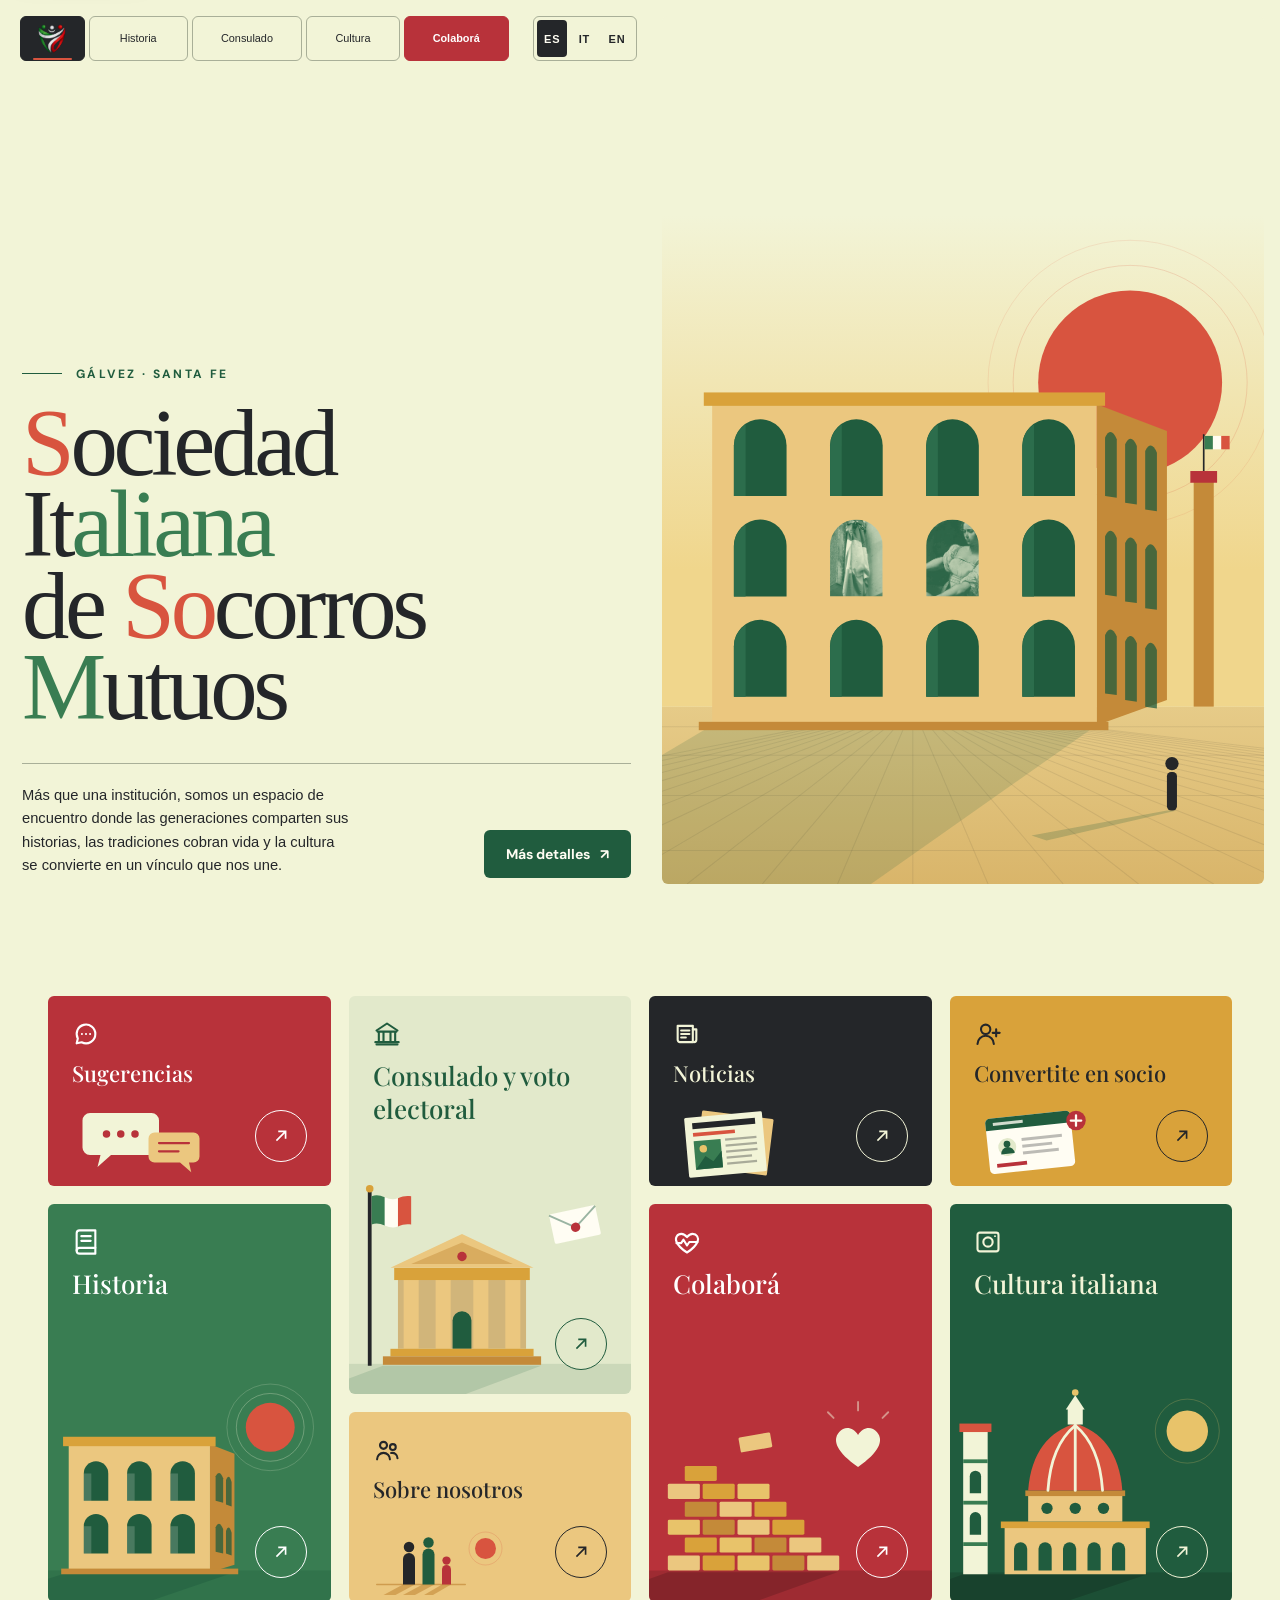
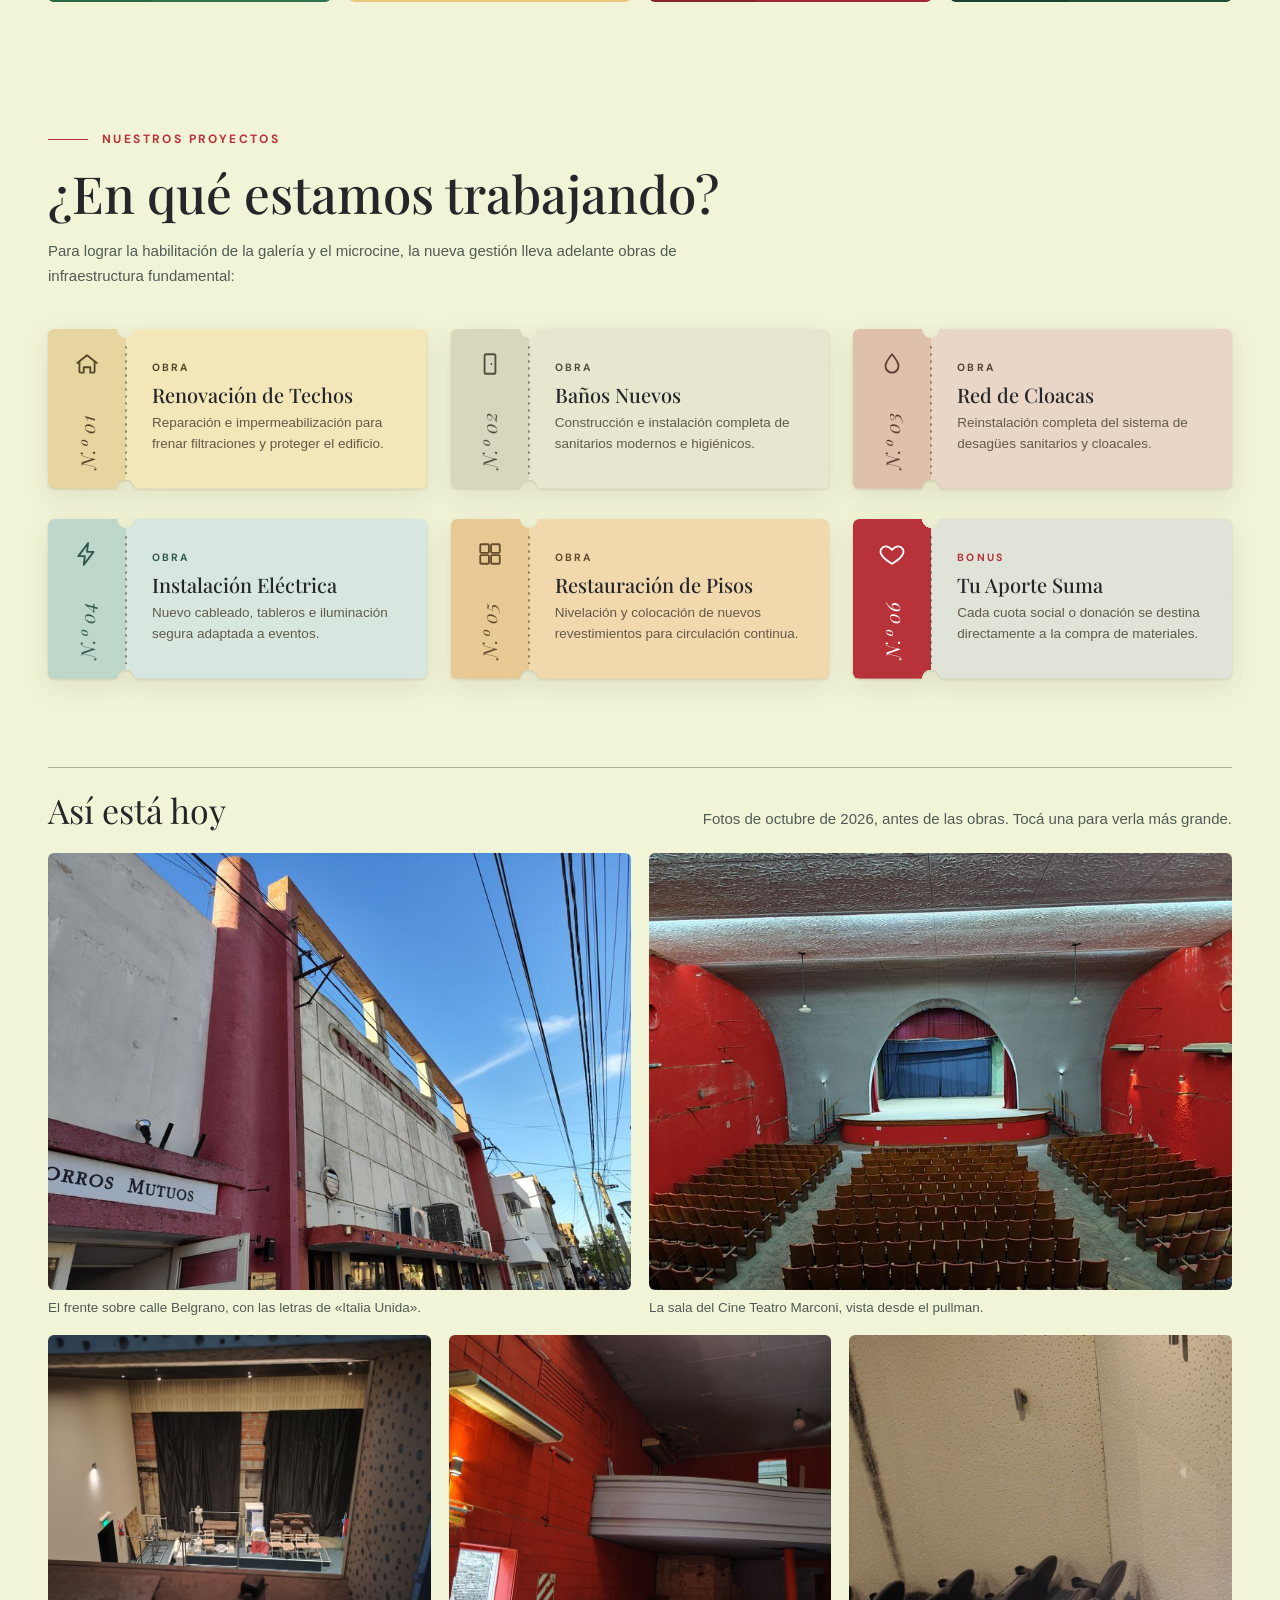
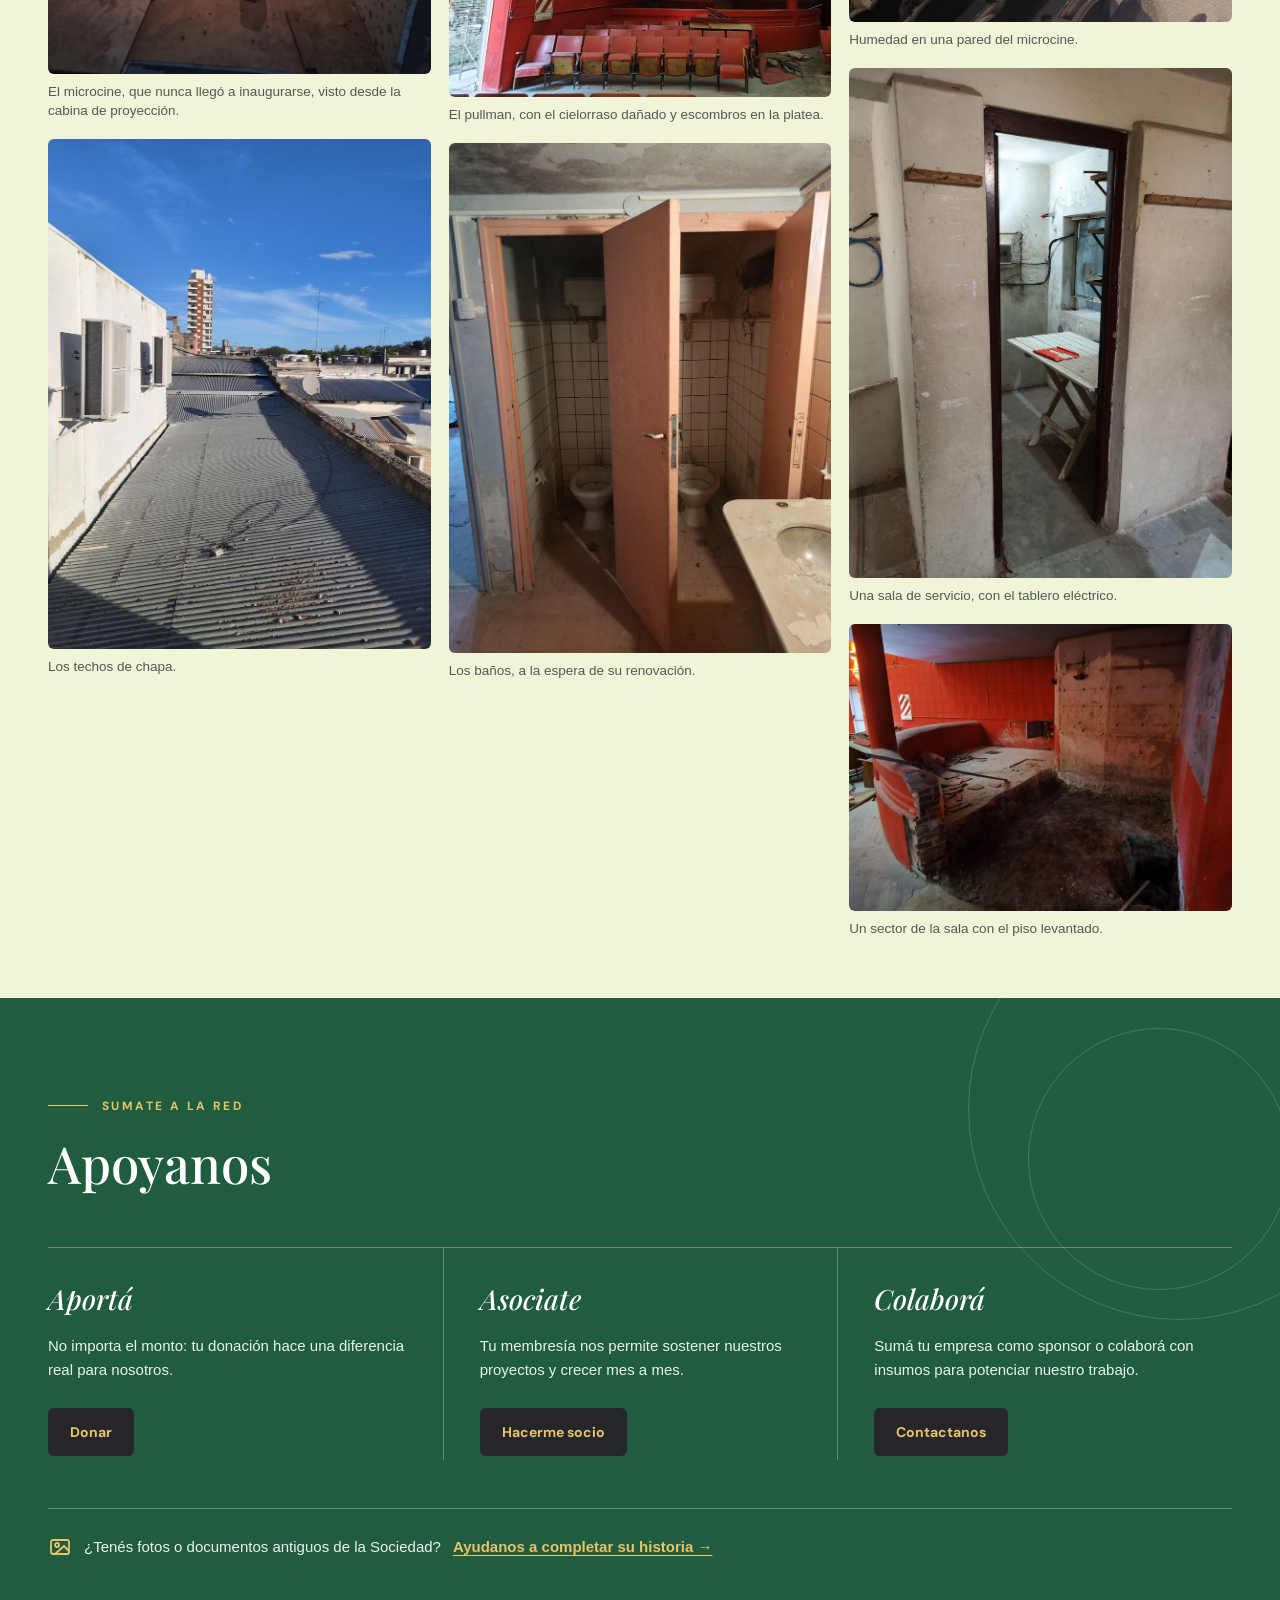
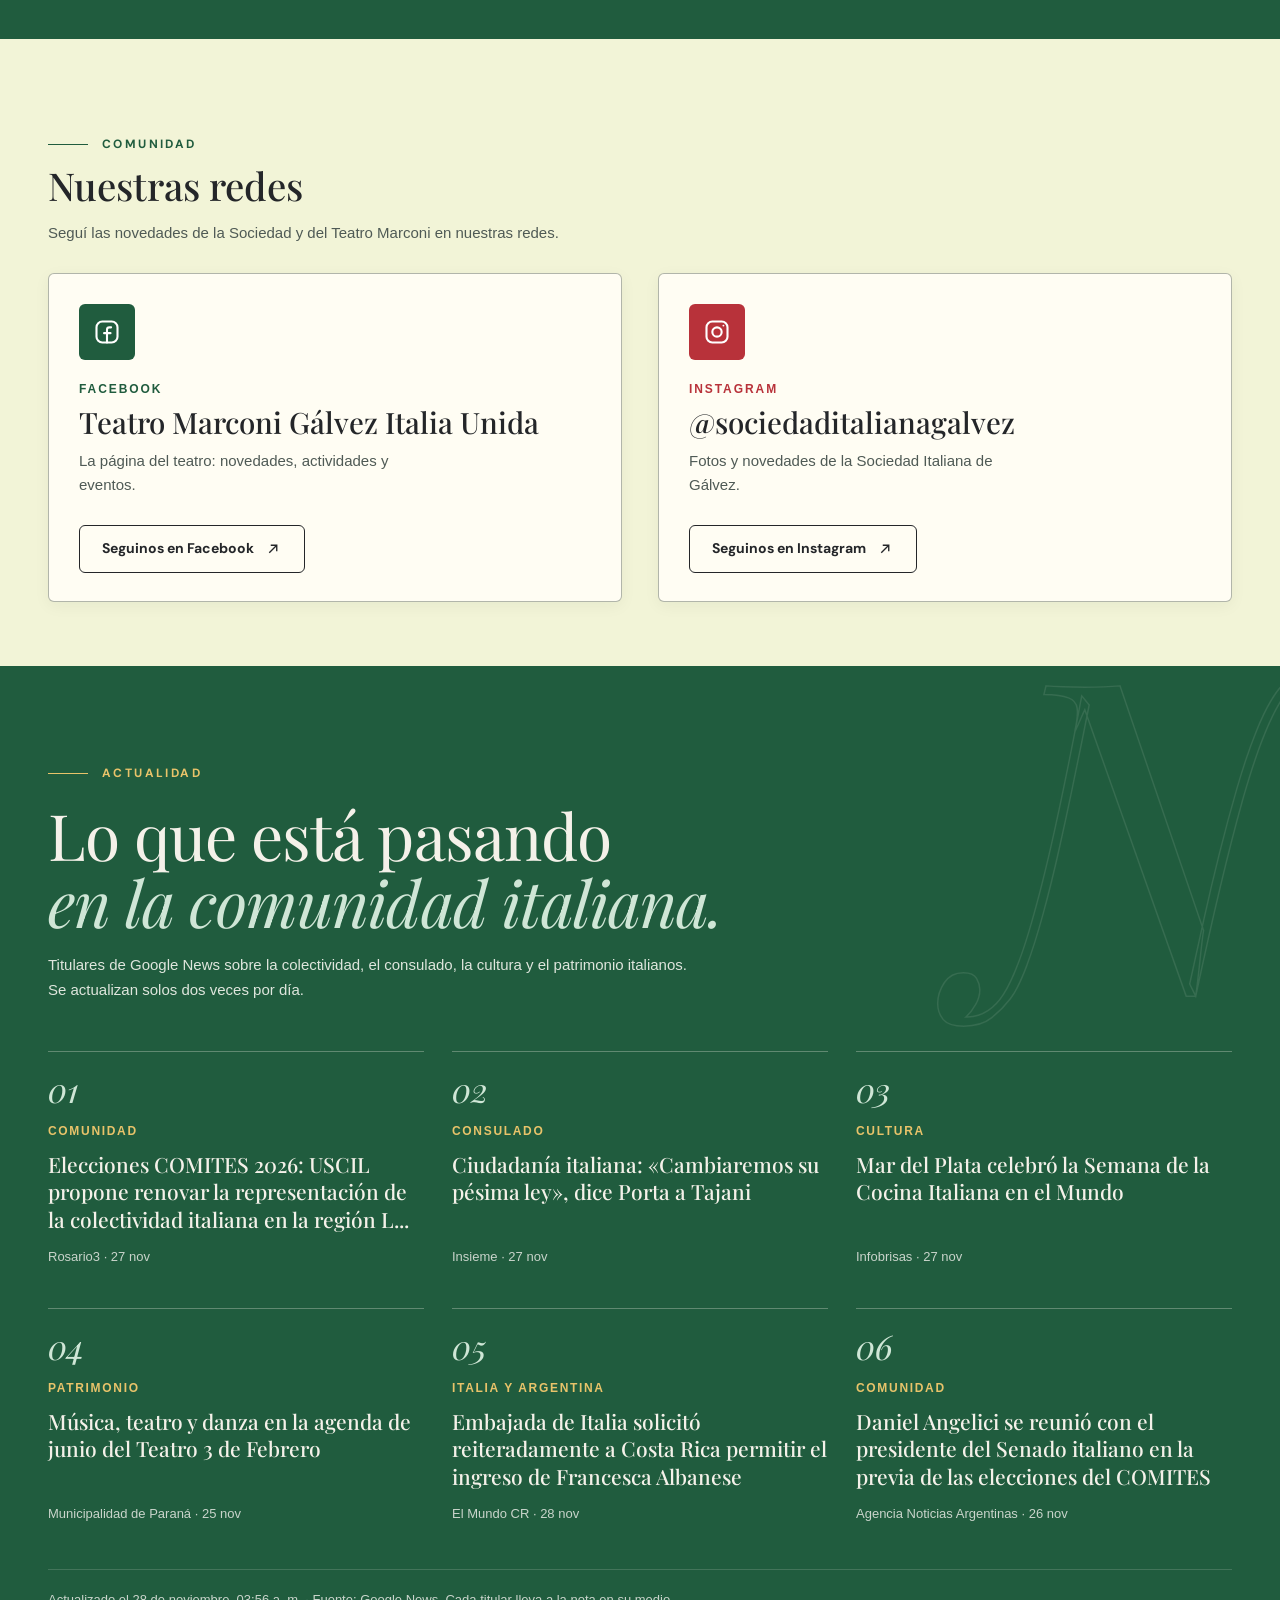
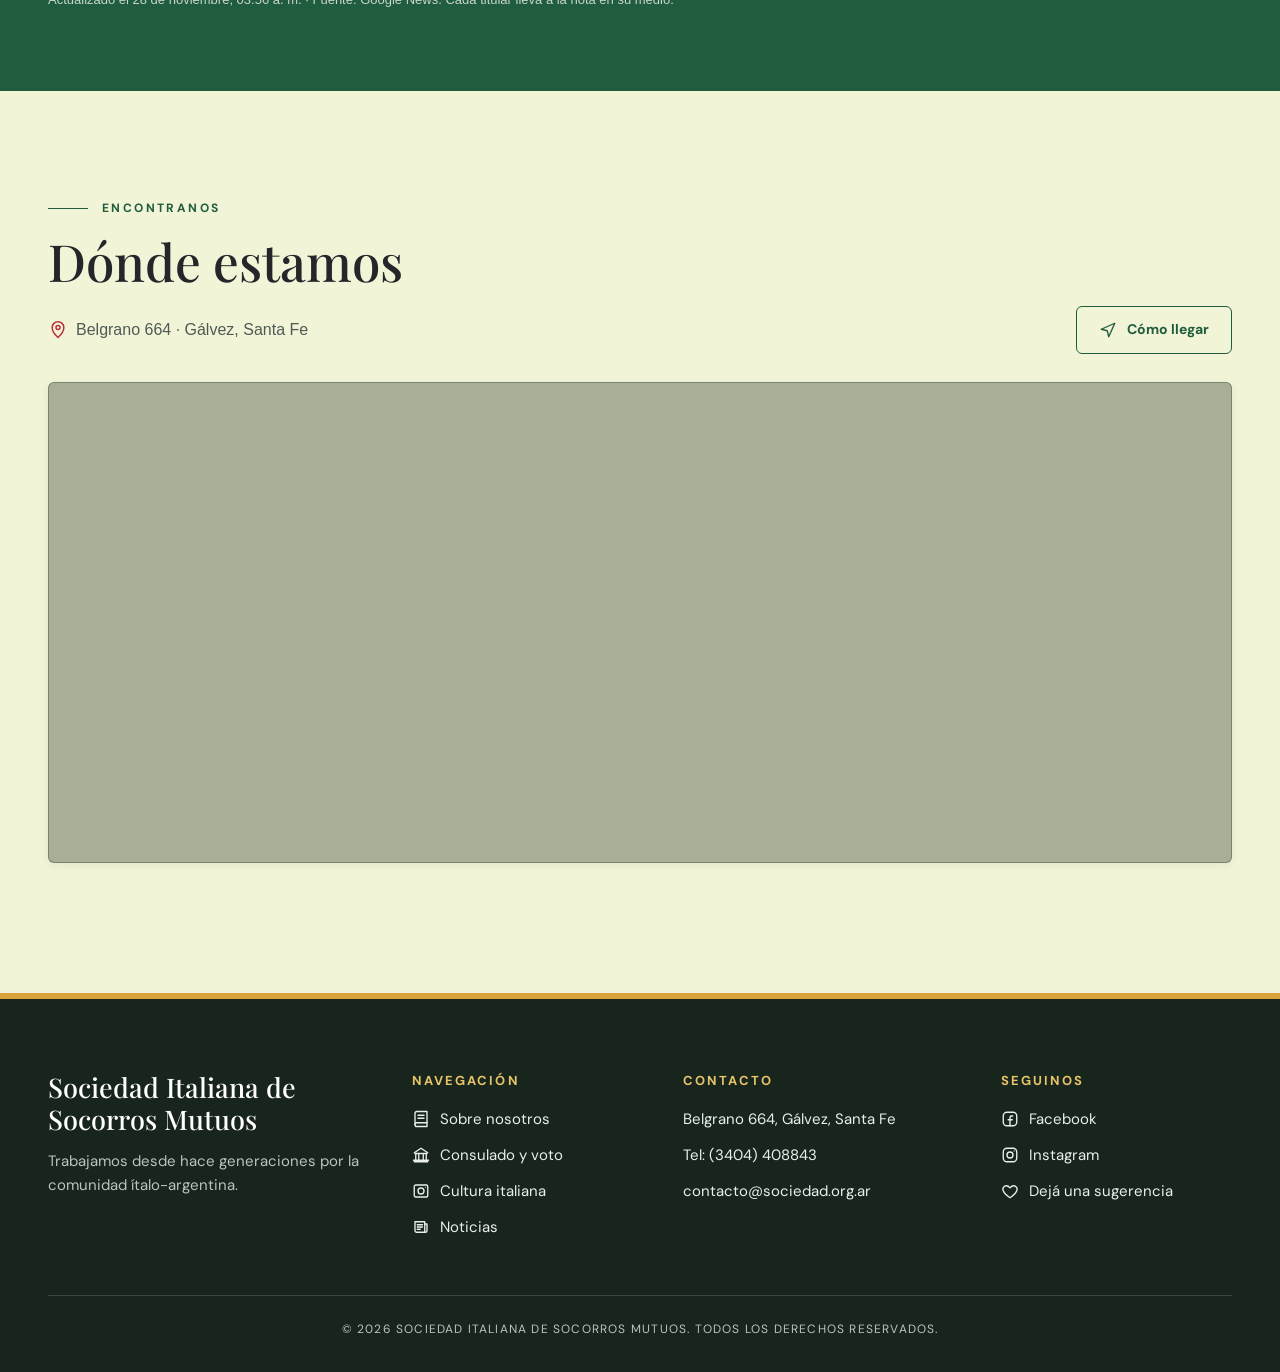
<file: index.html>
<!DOCTYPE html>
<html lang="es">
<head>
<meta charset="UTF-8">
<meta name="viewport" content="width=device-width, initial-scale=1, viewport-fit=cover">
<title>Sociedad Italiana de Socorros Mutuos</title>
<meta name="description" content="Sociedad Italiana de Socorros Mutuos «Italia Unida» de Gálvez, Santa Fe: su historia, la cultura italiana, servicios consulares y cómo colaborar.">
<!-- Vista previa al compartir el enlace (WhatsApp, Facebook, X…). Si cambia la dirección del sitio, actualizar og:url y og:image. -->
<meta property="og:type" content="website">
<meta property="og:site_name" content="Sociedad Italiana de Socorros Mutuos de Gálvez">
<meta property="og:locale" content="es_AR">
<meta property="og:locale:alternate" content="it_IT">
<meta property="og:locale:alternate" content="en_US">
<meta property="og:title" content="Sociedad Italiana de Socorros Mutuos «Italia Unida» · Gálvez">
<meta property="og:description" content="Sociedad Italiana de Socorros Mutuos «Italia Unida» de Gálvez, Santa Fe: su historia, la cultura italiana, servicios consulares y cómo colaborar.">
<meta property="og:url" content="https://agustincordoba97-art.github.io/italia-unita/">
<meta property="og:image" content="https://agustincordoba97-art.github.io/italia-unita/img/compartir.jpg">
<meta property="og:image:width" content="1200">
<meta property="og:image:height" content="630">
<meta property="og:image:alt" content="Sociedad Italiana de Socorros Mutuos, Gálvez: ilustración del edificio social en una plaza.">
<meta name="twitter:card" content="summary_large_image">
<link rel="shortcut icon" href="img/logo.png" type="image/png">
<link rel="preconnect" href="https://fonts.googleapis.com">
<link rel="preconnect" href="https://fonts.gstatic.com" crossorigin>
<link href="https://fonts.googleapis.com/css2?family=Archivo+Black&family=DM+Sans:wght@400;500;600;700&family=Playfair+Display:ital,wght@0,500;0,600;1,500&display=swap" rel="stylesheet">
<link rel="stylesheet" href="css/base.css">
<link rel="stylesheet" href="styles.css">
<link rel="stylesheet" href="css/portada.css">
<link rel="stylesheet" href="css/noticias.css">
<script src="script.js?v=2" defer></script>
<script src="js/noticias.js" defer></script>
<script src="js/noticias-portada.js" defer></script>
</head>
<body>

<a class="saltar" href="#contenido" data-i18n="skip">Ir al contenido</a>

<main id="contenido">
  <!-- PORTADA · «Piazza metafísica»: arcadas racionalistas, sol bajo y sombras largas (estilos en css/portada.css).
       La ilustración es decorativa; las dos fotos se ven en duotono verde dentro de los arcos. -->
  <section class="portada" aria-labelledby="headline">
    <div class="portada-texto">
      <nav class="navigation" aria-label="Navegación principal" data-sitio="menu" data-pagina="inicio"></nav>
      <script src="js/sitio.js"></script>
      <div class="portada-contenido">
        <p class="portada-volanta">Gálvez · Santa Fe</p>
        <h1 class="portada-titulo" id="headline"><span class="r">S</span>ociedad<br>It<span class="v">aliana</span><br>de <span class="r">So</span>corros<br><span class="v">M</span>utuos</h1>
        <div class="portada-pie">
          <p class="portada-bajada" id="description" data-i18n="heroDesc">Más que una institución, somos un espacio de encuentro donde las generaciones comparten sus historias, las tradiciones cobran vida y la cultura se convierte en un vínculo que nos une.</p>
          <button class="portada-boton" id="explore" type="button"><span id="explore-label" data-i18n="exploreLabel">Más detalles</span><span aria-hidden="true">↗</span></button>
        </div>
      </div>
    </div>
    <div class="portada-escena" aria-hidden="true">
      <svg viewBox="0 0 720 800" preserveAspectRatio="xMidYMax meet" focusable="false">
        <defs>
          <linearGradient id="portada-cielo" x1="0" y1="0" x2="0" y2="1"><stop offset="0" stop-color="#f2f4d7"/><stop offset=".72" stop-color="#f0d68c"/></linearGradient>
          <linearGradient id="portada-piso" x1="0" y1="0" x2="0" y2="1"><stop offset="0" stop-color="#e6cb88"/><stop offset="1" stop-color="#d9b56a"/></linearGradient>
          <filter id="portada-duo" color-interpolation-filters="sRGB">
            <feColorMatrix type="matrix" values=".33 .33 .33 0 0 .33 .33 .33 0 0 .33 .33 .33 0 0 0 0 0 1 0"/>
            <feComponentTransfer><feFuncR type="table" tableValues=".125 .949"/><feFuncG type="table" tableValues=".361 .957"/><feFuncB type="table" tableValues=".243 .843"/></feComponentTransfer>
          </filter>
          <clipPath id="portada-arco-11"><path d="M201 456V395.5A31.5 31.5 0 0 1 264 395.5V456Z"/></clipPath><clipPath id="portada-arco-12"><path d="M316 456V395.5A31.5 31.5 0 0 1 379 395.5V456Z"/></clipPath>
        </defs>
        <!-- cielo y piazza: se extienden fuera del dibujo para llenar cualquier proporción del recuadro -->
        <rect x="-2000" y="-2000" width="4720" height="2000" fill="#f2f4d7"/>
        <rect x="-2000" y="0" width="4720" height="588" fill="url(#portada-cielo)"/>
        <g transform="translate(560 200)"><circle r="170" fill="none" stroke="#d8543f" stroke-opacity=".14"/><circle r="140" fill="none" stroke="#d8543f" stroke-opacity=".22"/><circle r="110" fill="#d8543f"/></g>
        <!-- torre con banderín tricolor -->
        <rect x="636" y="318" width="24" height="270" fill="#c48a39"/><rect x="632" y="306" width="32" height="14" fill="#B8323A"/>
        <line x1="648" y1="306" x2="648" y2="262" stroke="#242629" stroke-width="2"/>
        <rect x="649" y="264" width="10" height="16" fill="#397d52"/><rect x="659" y="264" width="10" height="16" fill="#fffdf3"/><rect x="669" y="264" width="10" height="16" fill="#d8543f"/>
        <rect x="-2000" y="588" width="4720" height="212" fill="url(#portada-piso)"/>
        <g stroke="#242629" stroke-opacity=".09" stroke-width="1.2"><line x1="300" y1="588" x2="-780" y2="800"/><line x1="300" y1="588" x2="-690" y2="800"/><line x1="300" y1="588" x2="-600" y2="800"/><line x1="300" y1="588" x2="-510" y2="800"/><line x1="300" y1="588" x2="-420" y2="800"/><line x1="300" y1="588" x2="-330" y2="800"/><line x1="300" y1="588" x2="-240" y2="800"/><line x1="300" y1="588" x2="-150" y2="800"/><line x1="300" y1="588" x2="-60" y2="800"/><line x1="300" y1="588" x2="30" y2="800"/><line x1="300" y1="588" x2="120" y2="800"/><line x1="300" y1="588" x2="210" y2="800"/><line x1="300" y1="588" x2="300" y2="800"/><line x1="300" y1="588" x2="390" y2="800"/><line x1="300" y1="588" x2="480" y2="800"/><line x1="300" y1="588" x2="570" y2="800"/><line x1="300" y1="588" x2="660" y2="800"/><line x1="300" y1="588" x2="750" y2="800"/><line x1="300" y1="588" x2="840" y2="800"/><line x1="300" y1="588" x2="930" y2="800"/><line x1="300" y1="588" x2="1020" y2="800"/><line x1="300" y1="588" x2="1110" y2="800"/><line x1="300" y1="588" x2="1200" y2="800"/><line x1="300" y1="588" x2="1290" y2="800"/><line x1="300" y1="588" x2="1380" y2="800"/><line x1="300" y1="588" x2="1470" y2="800"/><line x1="300" y1="588" x2="1560" y2="800"/><line x1="300" y1="588" x2="1650" y2="800"/><line x1="300" y1="588" x2="1740" y2="800"/><line x1="300" y1="588" x2="1830" y2="800"/><line x1="300" y1="588" x2="1920" y2="800"/><line x1="300" y1="588" x2="2010" y2="800"/><line x1="300" y1="588" x2="2100" y2="800"/><line x1="-2000" y1="612" x2="2720" y2="612"/><line x1="-2000" y1="646" x2="2720" y2="646"/><line x1="-2000" y1="694" x2="2720" y2="694"/><line x1="-2000" y1="760" x2="2720" y2="760"/></g>
        <polygon points="60,610 520,610 250,800 -260,800" fill="#205c3e" opacity=".16"/>
        <!-- edificio de arcadas: cara lateral, frente, cornisa y arcos (dos con fotos) -->
        <polygon points="520,226 604,258 604,580 520,610" fill="#c48a39"/>
        <g fill="#205c3e" opacity=".75"><path d="M530 336V266Q537 252 544 268V338Z"/><path d="M530 454V384Q537 370 544 386V456Z"/><path d="M530 572V502Q537 488 544 504V574Z"/><path d="M554 344V274Q561 260 568 276V346Z"/><path d="M554 462V392Q561 378 568 394V464Z"/><path d="M554 580V510Q561 496 568 512V582Z"/><path d="M578 352V282Q585 268 592 284V354Z"/><path d="M578 470V400Q585 386 592 402V472Z"/><path d="M578 588V518Q585 504 592 520V590Z"/></g>
        <rect x="60" y="226" width="460" height="384" fill="#ebc77f"/>
        <rect x="50" y="212" width="480" height="16" fill="#d9a23a"/>
        <path d="M86 336V275.5A31.5 31.5 0 0 1 149 275.5V336Z" fill="#205c3e"/><path d="M86 336V275.5A31.5 31.5 0 0 1 100 250V336Z" fill="#2c6d4c"/><path d="M201 336V275.5A31.5 31.5 0 0 1 264 275.5V336Z" fill="#205c3e"/><path d="M201 336V275.5A31.5 31.5 0 0 1 215 250V336Z" fill="#2c6d4c"/><path d="M316 336V275.5A31.5 31.5 0 0 1 379 275.5V336Z" fill="#205c3e"/><path d="M316 336V275.5A31.5 31.5 0 0 1 330 250V336Z" fill="#2c6d4c"/><path d="M431 336V275.5A31.5 31.5 0 0 1 494 275.5V336Z" fill="#205c3e"/><path d="M431 336V275.5A31.5 31.5 0 0 1 445 250V336Z" fill="#2c6d4c"/><path d="M86 456V395.5A31.5 31.5 0 0 1 149 395.5V456Z" fill="#205c3e"/><path d="M86 456V395.5A31.5 31.5 0 0 1 100 370V456Z" fill="#2c6d4c"/><image href="img/cosmos_84277699.webp" x="171" y="354" width="123" height="112" preserveAspectRatio="xMidYMid slice" clip-path="url(#portada-arco-11)" filter="url(#portada-duo)"/><image href="img/cosmos_1830981906.webp" x="286" y="354" width="123" height="112" preserveAspectRatio="xMidYMid slice" clip-path="url(#portada-arco-12)" filter="url(#portada-duo)"/><path d="M431 456V395.5A31.5 31.5 0 0 1 494 395.5V456Z" fill="#205c3e"/><path d="M431 456V395.5A31.5 31.5 0 0 1 445 370V456Z" fill="#2c6d4c"/><path d="M86 576V515.5A31.5 31.5 0 0 1 149 515.5V576Z" fill="#205c3e"/><path d="M86 576V515.5A31.5 31.5 0 0 1 100 490V576Z" fill="#2c6d4c"/><path d="M201 576V515.5A31.5 31.5 0 0 1 264 515.5V576Z" fill="#205c3e"/><path d="M201 576V515.5A31.5 31.5 0 0 1 215 490V576Z" fill="#2c6d4c"/><path d="M316 576V515.5A31.5 31.5 0 0 1 379 515.5V576Z" fill="#205c3e"/><path d="M316 576V515.5A31.5 31.5 0 0 1 330 490V576Z" fill="#2c6d4c"/><path d="M431 576V515.5A31.5 31.5 0 0 1 494 515.5V576Z" fill="#205c3e"/><path d="M431 576V515.5A31.5 31.5 0 0 1 445 490V576Z" fill="#2c6d4c"/>
        <rect x="44" y="606" width="490" height="10" fill="#c48a39"/>
        <!-- figura con sombra larga -->
        <g transform="translate(610 712)"><polygon points="-6,0 6,0 -150,36 -168,30" fill="#205c3e" opacity=".22"/><rect x="-6" y="-46" width="12" height="46" rx="5" fill="#242629"/><circle cx="0" cy="-56" r="8" fill="#242629"/></g>
      </svg>
    </div>
  </section>

  <!-- ACCESOS RÁPIDOS -->
  <section class="access wrap" id="accesos" aria-label="Accesos rápidos">
    <div class="tiles">
      <!-- Cada mosaico: ícono (como los del menú), título, flecha y un dibujo en el estilo de la ilustración de la portada. -->
      <a class="tile sug" href="contacto.html?tipo=sugerencia#contact-form">
        <svg class="tile-icono" viewBox="0 0 24 24" fill="none" stroke="currentColor" stroke-width="1.8" stroke-linecap="round" stroke-linejoin="round" aria-hidden="true"><path d="M20 12a8 8 0 0 1-11.7 7.1L4 20l1-4.2A8 8 0 1 1 20 12Z"/><path d="M8.5 12h.01M12 12h.01M15.5 12h.01"/></svg>
        <span data-i18n="tSug">Sugerencias</span><span class="arr"><svg viewBox="0 0 24 24" fill="none" stroke="currentColor" stroke-width="1.8" aria-hidden="true"><path d="M7 17 17 7M9 7h8v8"/></svg></span>
        <svg class="tile-dibujo tile-dibujo--chico" viewBox="0 0 200 110" preserveAspectRatio="xMinYMax meet" aria-hidden="true" focusable="false"><path d="M14 22a10 10 0 0 1 10-10h82a10 10 0 0 1 10 10v36a10 10 0 0 1-10 10H52L34 84l4-16H24a10 10 0 0 1-10-10Z" fill="#f2f4d7"/><g fill="#B8323A"><circle cx="46" cy="40" r="5"/><circle cx="65" cy="40" r="5"/><circle cx="84" cy="40" r="5"/></g><path d="M102 46a8 8 0 0 1 8-8h52a8 8 0 0 1 8 8v24a8 8 0 0 1-8 8h-6l3 13-15-13h-34a8 8 0 0 1-8-8Z" fill="#ebc77f"/><g stroke="#B8323A" stroke-width="3" stroke-linecap="round"><path d="M116 52h40M116 63h26"/></g></svg>
      </a>
      <a class="tile hist" href="historia.html">
        <svg class="tile-icono" viewBox="0 0 24 24" fill="none" stroke="currentColor" stroke-width="1.8" stroke-linecap="round" stroke-linejoin="round" aria-hidden="true"><path d="M4 19.5A2.5 2.5 0 0 1 6.5 17H20"/><path d="M6.5 2H20v20H6.5A2.5 2.5 0 0 1 4 19.5v-15A2.5 2.5 0 0 1 6.5 2Z"/><path d="M8 7h8M8 11h8"/></svg>
        <span data-i18n="tHist">Historia</span><span class="arr"><svg viewBox="0 0 24 24" fill="none" stroke="currentColor" stroke-width="1.8" aria-hidden="true"><path d="M7 17 17 7M9 7h8v8"/></svg></span>
        <svg class="tile-dibujo" viewBox="0 0 300 240" preserveAspectRatio="xMinYMax meet" aria-hidden="true" focusable="false"><circle cx="236" cy="54" r="46" fill="none" stroke="#f2f4d7" stroke-opacity=".2"/><circle cx="236" cy="54" r="36" fill="none" stroke="#f2f4d7" stroke-opacity=".3"/><circle cx="236" cy="54" r="26" fill="#d8543f"/><rect x="-1000" y="206" width="2600" height="34" fill="#205c3e" opacity=".3"/><polygon points="22,208 198,208 104,240 -80,240" fill="#205c3e" opacity=".45"/><polygon points="172,72 198,82 198,200 172,208" fill="#c48a39"/><g fill="#205c3e" opacity=".75"><path d="M178 132V106Q182 98 186 108V134Z"/><path d="M189 136V110Q192 102 195 112V138Z"/><path d="M178 186V160Q182 152 186 162V188Z"/><path d="M189 188V164Q192 156 195 166V190Z"/></g><rect x="22" y="72" width="150" height="136" fill="#ebc77f"/><rect x="16" y="64" width="162" height="10" fill="#d9a23a"/><g fill="#205c3e"><path d="M38 132V103.0A13.0 13.0 0 0 1 64 103.0V132Z"/><path d="M84 132V103.0A13.0 13.0 0 0 1 110 103.0V132Z"/><path d="M130 132V103.0A13.0 13.0 0 0 1 156 103.0V132Z"/><path d="M38 188V159.0A13.0 13.0 0 0 1 64 159.0V188Z"/><path d="M84 188V159.0A13.0 13.0 0 0 1 110 159.0V188Z"/><path d="M130 188V159.0A13.0 13.0 0 0 1 156 159.0V188Z"/></g><g fill="#fffdf3" opacity=".18"><rect x="38" y="103" width="8" height="29"/><rect x="84" y="103" width="8" height="29"/><rect x="130" y="103" width="8" height="29"/><rect x="38" y="159" width="8" height="29"/><rect x="84" y="159" width="8" height="29"/><rect x="130" y="159" width="8" height="29"/></g><rect x="14" y="204" width="188" height="6" fill="#c48a39"/></svg>
      </a>
      <a class="tile cons" href="consulado.html">
        <svg class="tile-icono" viewBox="0 0 24 24" fill="none" stroke="currentColor" stroke-width="1.8" stroke-linecap="round" stroke-linejoin="round" aria-hidden="true"><path d="m3 9 9-6 9 6"/><path d="M4 10h16M5 10v9M9 10v9M15 10v9M19 10v9M3 21h18M2 19h20"/></svg>
        <span data-i18n="tCons">Consulado y voto electoral</span><span class="arr"><svg viewBox="0 0 24 24" fill="none" stroke="currentColor" stroke-width="1.8" aria-hidden="true"><path d="M7 17 17 7M9 7h8v8"/></svg></span>
        <svg class="tile-dibujo" viewBox="0 0 300 240" preserveAspectRatio="xMinYMax meet" aria-hidden="true" focusable="false"><rect x="-1000" y="208" width="2600" height="32" fill="#205c3e" opacity=".12"/><polygon points="36,210 204,210 124,240 -44,240" fill="#205c3e" opacity=".14"/><rect x="52" y="118" width="136" height="74" fill="#c48a39" opacity=".55"/><g fill="#ebc77f"><rect x="58" y="118" width="16" height="74"/><rect x="92" y="118" width="16" height="74"/><rect x="132" y="118" width="16" height="74"/><rect x="166" y="118" width="16" height="74"/></g><path d="M110 192V162A10 10 0 0 1 130 162V192Z" fill="#205c3e"/><rect x="48" y="106" width="144" height="13" fill="#d9a23a"/><polygon points="44,106 196,106 120,70" fill="#ebc77f"/><polygon points="66,102 174,102 120,79" fill="#c48a39" opacity=".45"/><circle cx="120" cy="94" r="5" fill="#B8323A"/><rect x="44" y="192" width="152" height="8" fill="#d9a23a"/><rect x="36" y="200" width="168" height="9" fill="#c48a39"/><rect x="20" y="24" width="4" height="186" fill="#242629"/><circle cx="22" cy="22" r="4" fill="#d9a23a"/><path d="M24 30C29 28 33 29 38 31V61C33 59 29 58 24 60Z" fill="#397d52"/><path d="M38 31C43 33 47 34 52 32V62C47 64 43 63 38 61Z" fill="#fffdf3"/><path d="M52 32C57 30 61 29 66 30V60C61 59 57 60 52 62Z" fill="#d8543f"/><g transform="rotate(-12 240 60)"><rect x="215" y="44" width="50" height="32" rx="2" fill="#fffdf3"/><path d="M215 45 240 63 265 45" fill="none" stroke="#205c3e" stroke-opacity=".45" stroke-width="2"/><circle cx="240" cy="63" r="5" fill="#B8323A"/></g></svg>
      </a>
      <a class="tile noti" href="#noticias">
        <svg class="tile-icono" viewBox="0 0 24 24" fill="none" stroke="currentColor" stroke-width="1.8" stroke-linecap="round" stroke-linejoin="round" aria-hidden="true"><path d="M4 5h13v14H6a2 2 0 0 1-2-2V5Z"/><path d="M17 8h3v9a2 2 0 0 1-2 2"/><path d="M7 9h7M7 12h7M7 15h4"/></svg>
        <span data-i18n="tNoti">Noticias</span><span class="arr"><svg viewBox="0 0 24 24" fill="none" stroke="currentColor" stroke-width="1.8" aria-hidden="true"><path d="M7 17 17 7M9 7h8v8"/></svg></span>
        <svg class="tile-dibujo tile-dibujo--chico" viewBox="0 0 200 110" preserveAspectRatio="xMinYMax meet" aria-hidden="true" focusable="false"><rect x="34" y="14" width="96" height="76" rx="2" fill="#ebc77f" transform="rotate(7 82 52)"/><g transform="rotate(-5 70 54)"><rect x="18" y="14" width="104" height="80" rx="2" fill="#f2f4d7"/><rect x="28" y="22" width="84" height="8" fill="#242629"/><rect x="28" y="35" width="56" height="5" fill="#d8543f"/><rect x="28" y="46" width="36" height="38" fill="#397d52"/><circle cx="40" cy="57" r="5" fill="#E8C36A"/><path d="M28 84 42 67 52 75 64 62V84Z" fill="#205c3e"/><g fill="#242629" opacity=".35"><rect x="70" y="46" width="42" height="3"/><rect x="70" y="54" width="42" height="3"/><rect x="70" y="62" width="42" height="3"/><rect x="70" y="70" width="34" height="3"/><rect x="70" y="78" width="40" height="3"/></g></g></svg>
      </a>
      <a class="tile sobre" href="historia.html#etapa-renacer">
        <svg class="tile-icono" viewBox="0 0 24 24" fill="none" stroke="currentColor" stroke-width="1.8" stroke-linecap="round" stroke-linejoin="round" aria-hidden="true"><circle cx="9" cy="8" r="3"/><path d="M3.5 20a5.5 5.5 0 0 1 11 0"/><circle cx="17" cy="9.5" r="2.5"/><path d="M15.5 14.6A4.5 4.5 0 0 1 21 19"/></svg>
        <span data-i18n="tSobre">Sobre nosotros</span><span class="arr"><svg viewBox="0 0 24 24" fill="none" stroke="currentColor" stroke-width="1.8" aria-hidden="true"><path d="M7 17 17 7M9 7h8v8"/></svg></span>
        <svg class="tile-dibujo tile-dibujo--chico" viewBox="0 0 200 110" preserveAspectRatio="xMinYMax meet" aria-hidden="true" focusable="false"><circle cx="150" cy="38" r="22" fill="none" stroke="#d8543f" stroke-opacity=".3"/><circle cx="150" cy="38" r="14" fill="#d8543f"/><g fill="#c48a39" opacity=".6"><polygon points="40,86 56,86 30,100 14,100"/><polygon points="66,86 82,86 56,100 40,100"/><polygon points="92,86 104,86 80,100 68,100"/></g><rect x="4" y="85" width="120" height="2" rx="1" fill="#c48a39" opacity=".7"/><g fill="#242629"><circle cx="48" cy="36" r="7"/><path d="M40 86V52a8 8 0 0 1 16 0v34Z"/></g><g fill="#205c3e"><circle cx="74" cy="30" r="7"/><path d="M66 86V46a8 8 0 0 1 16 0v40Z"/></g><g fill="#B8323A"><circle cx="98" cy="54" r="5.5"/><path d="M92 86V66a6 6 0 0 1 12 0v20Z"/></g></svg>
      </a>
      <a class="tile colab" href="contacto.html?tipo=colabora#contact-form">
        <svg class="tile-icono" viewBox="0 0 24 24" fill="none" stroke="currentColor" stroke-width="1.8" stroke-linecap="round" stroke-linejoin="round" aria-hidden="true"><path d="M12 21s-7-4.35-9-9.2C1.5 8.2 3.8 5 7.2 5c2 0 3.4 1.1 4.8 2.8C13.4 6.1 14.8 5 16.8 5 20.2 5 22.5 8.2 21 11.8 19 16.65 12 21 12 21Z"/><path d="M3 13h4l2-3 3 5 2-3h7"/></svg>
        <span data-i18n="tColab">Colaborá</span><span class="arr"><svg viewBox="0 0 24 24" fill="none" stroke="currentColor" stroke-width="1.8" aria-hidden="true"><path d="M7 17 17 7M9 7h8v8"/></svg></span>
        <svg class="tile-dibujo" viewBox="0 0 300 240" preserveAspectRatio="xMinYMax meet" aria-hidden="true" focusable="false"><rect x="-1000" y="206" width="2600" height="34" fill="#000" opacity=".14"/><polygon points="20,208 200,208 110,240 -70,240" fill="#000" opacity=".16"/><rect x="20" y="190" width="34" height="16" rx="1.5" fill="#ebc77f"/><rect x="57" y="190" width="34" height="16" rx="1.5" fill="#d9a23a"/><rect x="94" y="190" width="34" height="16" rx="1.5" fill="#E8C36A"/><rect x="131" y="190" width="34" height="16" rx="1.5" fill="#c48a39"/><rect x="168" y="190" width="34" height="16" rx="1.5" fill="#ebc77f"/><rect x="38" y="171" width="34" height="16" rx="1.5" fill="#d9a23a"/><rect x="75" y="171" width="34" height="16" rx="1.5" fill="#E8C36A"/><rect x="112" y="171" width="34" height="16" rx="1.5" fill="#c48a39"/><rect x="149" y="171" width="34" height="16" rx="1.5" fill="#ebc77f"/><rect x="20" y="152" width="34" height="16" rx="1.5" fill="#E8C36A"/><rect x="57" y="152" width="34" height="16" rx="1.5" fill="#c48a39"/><rect x="94" y="152" width="34" height="16" rx="1.5" fill="#ebc77f"/><rect x="131" y="152" width="34" height="16" rx="1.5" fill="#d9a23a"/><rect x="38" y="133" width="34" height="16" rx="1.5" fill="#c48a39"/><rect x="75" y="133" width="34" height="16" rx="1.5" fill="#ebc77f"/><rect x="112" y="133" width="34" height="16" rx="1.5" fill="#d9a23a"/><rect x="20" y="114" width="34" height="16" rx="1.5" fill="#ebc77f"/><rect x="57" y="114" width="34" height="16" rx="1.5" fill="#d9a23a"/><rect x="94" y="114" width="34" height="16" rx="1.5" fill="#E8C36A"/><rect x="38" y="95" width="34" height="16" rx="1.5" fill="#d9a23a"/><rect x="96" y="62" width="34" height="16" rx="1.5" fill="#ebc77f" transform="rotate(-10 113 70)"/><path d="M222 96C200 81 194 68 202 59C208 52 217 54 222 62C227 54 236 52 242 59C250 68 244 81 222 96Z" fill="#f2f4d7"/><g stroke="#f2f4d7" stroke-opacity=".5" stroke-width="2" stroke-linecap="round"><path d="M196 44l-6-6M222 36v-9M248 44l6-6"/></g></svg>
      </a>
      <a class="tile conv" href="contacto.html?tipo=socio#contact-form">
        <svg class="tile-icono" viewBox="0 0 24 24" fill="none" stroke="currentColor" stroke-width="1.8" stroke-linecap="round" stroke-linejoin="round" aria-hidden="true"><circle cx="10" cy="8" r="4"/><path d="M3 20.5a7 7 0 0 1 14 0"/><path d="M19 8v6M16 11h6"/></svg>
        <span data-i18n="tConv">Convertite en socio</span><span class="arr"><svg viewBox="0 0 24 24" fill="none" stroke="currentColor" stroke-width="1.8" aria-hidden="true"><path d="M7 17 17 7M9 7h8v8"/></svg></span>
        <svg class="tile-dibujo tile-dibujo--chico" viewBox="0 0 200 110" preserveAspectRatio="xMinYMax meet" aria-hidden="true" focusable="false"><g transform="rotate(-6 77 52)"><rect x="18" y="14" width="114" height="74" rx="6" fill="#fffdf3"/><path d="M18 30V20a6 6 0 0 1 6-6h102a6 6 0 0 1 6 6v10Z" fill="#205c3e"/><g fill="#fffdf3" opacity=".8"><rect x="28" y="20" width="40" height="4"/></g><circle cx="44" cy="54" r="12" fill="#e2e9cb"/><circle cx="44" cy="50" r="4.5" fill="#205c3e"/><path d="M35 63a9 9 0 0 1 18 0Z" fill="#205c3e"/><g fill="#242629" opacity=".3"><rect x="64" y="44" width="54" height="4"/><rect x="64" y="53" width="40" height="4"/><rect x="64" y="62" width="48" height="4"/></g><rect x="28" y="75" width="40" height="5" fill="#B8323A"/></g><circle cx="136" cy="22" r="13" fill="#B8323A"/><path d="M136 15v14M129 22h14" stroke="#fffdf3" stroke-width="3" stroke-linecap="round"/></svg>
      </a>
      <a class="tile cult" href="cultura.html">
        <svg class="tile-icono" viewBox="0 0 24 24" fill="none" stroke="currentColor" stroke-width="1.8" stroke-linecap="round" stroke-linejoin="round" aria-hidden="true"><rect x="3" y="4" width="18" height="16" rx="2"/><circle cx="12" cy="12" r="4"/><circle cx="18" cy="7" r=".8" fill="currentColor" stroke="none"/></svg>
        <span data-i18n="tCult">Cultura italiana</span><span class="arr"><svg viewBox="0 0 24 24" fill="none" stroke="currentColor" stroke-width="1.8" aria-hidden="true"><path d="M7 17 17 7M9 7h8v8"/></svg></span>
        <svg class="tile-dibujo" viewBox="0 0 300 240" preserveAspectRatio="xMinYMax meet" aria-hidden="true" focusable="false"><circle cx="252" cy="58" r="34" fill="none" stroke="#E8C36A" stroke-opacity=".25"/><circle cx="252" cy="58" r="22" fill="#E8C36A"/><rect x="-1000" y="208" width="2600" height="32" fill="#000" opacity=".14"/><polygon points="14,210 210,210 120,240 -70,240" fill="#000" opacity=".16"/><rect x="14" y="58" width="26" height="152" fill="#f2f4d7"/><rect x="10" y="50" width="34" height="9" fill="#d8543f"/><g fill="#397d52"><rect x="14" y="88" width="26" height="4"/><rect x="14" y="132" width="26" height="4"/><rect x="14" y="176" width="26" height="4"/></g><g fill="#205c3e"><path d="M21 124V106.0A6.0 6.0 0 0 1 33 106.0V124Z"/><path d="M21 168V150.0A6.0 6.0 0 0 1 33 150.0V168Z"/></g><rect x="58" y="160" width="150" height="50" fill="#ebc77f"/><rect x="54" y="154" width="158" height="7" fill="#d9a23a"/><g fill="#205c3e"><path d="M68 206V183.0A7.0 7.0 0 0 1 82 183.0V206Z"/><path d="M94 206V183.0A7.0 7.0 0 0 1 108 183.0V206Z"/><path d="M120 206V183.0A7.0 7.0 0 0 1 134 183.0V206Z"/><path d="M146 206V183.0A7.0 7.0 0 0 1 160 183.0V206Z"/><path d="M172 206V183.0A7.0 7.0 0 0 1 186 183.0V206Z"/></g><rect x="83" y="126" width="100" height="28" fill="#ebc77f"/><rect x="80" y="121" width="106" height="6" fill="#c48a39"/><g fill="#205c3e"><circle cx="103" cy="140" r="6"/><circle cx="133" cy="140" r="6"/><circle cx="163" cy="140" r="6"/></g><path d="M83 121C86 80 106 58 133 50C160 58 180 80 183 121Z" fill="#d8543f"/><g stroke="#f2f4d7" stroke-width="3" fill="none" stroke-linecap="round"><path d="M133 52V121"/><path d="M133 52C116 66 106 90 104 121"/><path d="M133 52C150 66 160 90 162 121"/></g><rect x="125" y="34" width="16" height="17" fill="#f2f4d7"/><path d="M123 35 133 20 143 35Z" fill="#f2f4d7"/><circle cx="133" cy="17" r="3.5" fill="#E8C36A"/></svg>
      </a>
    </div>
  </section>

  <!-- Orden: lo propio de la Sociedad (obras y cómo ayudar), después la comunidad (redes y noticias) y al final
       cómo llegar. Los fondos alternan claro y oscuro: obras · apoyanos · redes · noticias · mapa · pie. -->

  <!-- EN QUÉ ESTAMOS TRABAJANDO -->
  <section class="works wrap">
    <p class="eyebrow" data-i18n="worksEyebrow">Nuestros proyectos</p>
    <h2 class="big" data-i18n="worksTitle">¿En qué estamos trabajando?</h2>
    <p class="works-sub" data-i18n="worksSub">Para lograr la habilitación de la galería y el microcine, la nueva gestión lleva adelante obras de infraestructura fundamental:</p>
    <div class="tickets" id="works-grid"></div>

    <!-- ASÍ ESTÁ HOY: fotos de octubre de 2026 (img/estado-actual/). Se amplían con js/visor.js. -->
    <div class="hoy" data-visor>
      <div class="hoy-head">
        <h3 data-i18n="hoyTitle">Así está hoy</h3>
        <p data-i18n="hoyText">Fotos de octubre de 2026, antes de las obras. Tocá una para verla más grande.</p>
      </div>
      <div class="hoy-destacadas">
          <figure class="hoy-foto">
            <a href="img/estado-actual/fachada-1600.jpg"><img src="img/estado-actual/fachada-800.jpg" srcset="img/estado-actual/fachada-800.jpg 800w, img/estado-actual/fachada-1600.jpg 1600w" sizes="(max-width:700px) 100vw, 600px" width="800" height="600" loading="lazy" decoding="async" alt="El frente sobre calle Belgrano, con las letras de «Italia Unida»." data-i18n-alt="hoyFachada"></a>
            <figcaption aria-hidden="true" data-i18n="hoyFachada">El frente sobre calle Belgrano, con las letras de «Italia Unida».</figcaption>
          </figure>
          <figure class="hoy-foto">
            <a href="img/estado-actual/sala-desde-pullman-1600.jpg"><img src="img/estado-actual/sala-desde-pullman-800.jpg" srcset="img/estado-actual/sala-desde-pullman-800.jpg 800w, img/estado-actual/sala-desde-pullman-1600.jpg 1600w" sizes="(max-width:700px) 100vw, 600px" width="800" height="600" loading="lazy" decoding="async" alt="La sala del Cine Teatro Marconi, vista desde el pullman." data-i18n-alt="hoySala"></a>
            <figcaption aria-hidden="true" data-i18n="hoySala">La sala del Cine Teatro Marconi, vista desde el pullman.</figcaption>
          </figure>
      </div>
      <div class="hoy-mosaico">
          <figure class="hoy-foto">
            <a href="img/estado-actual/microcine-cabina-1600.jpg"><img src="img/estado-actual/microcine-cabina-800.jpg" srcset="img/estado-actual/microcine-cabina-800.jpg 800w, img/estado-actual/microcine-cabina-1600.jpg 1600w" sizes="(max-width:700px) 50vw, 400px" width="800" height="707" loading="lazy" decoding="async" alt="El microcine, que nunca llegó a inaugurarse, visto desde la cabina de proyección." data-i18n-alt="hoyCabina"></a>
            <figcaption aria-hidden="true" data-i18n="hoyCabina">El microcine, que nunca llegó a inaugurarse, visto desde la cabina de proyección.</figcaption>
          </figure>
          <figure class="hoy-foto">
            <a href="img/estado-actual/techos-1600.jpg"><img src="img/estado-actual/techos-800.jpg" srcset="img/estado-actual/techos-800.jpg 800w, img/estado-actual/techos-1600.jpg 1600w" sizes="(max-width:700px) 50vw, 400px" width="800" height="1067" loading="lazy" decoding="async" alt="Los techos de chapa." data-i18n-alt="hoyTechos"></a>
            <figcaption aria-hidden="true" data-i18n="hoyTechos">Los techos de chapa.</figcaption>
          </figure>
          <figure class="hoy-foto">
            <a href="img/estado-actual/sala-cielorraso-1600.jpg"><img src="img/estado-actual/sala-cielorraso-800.jpg" srcset="img/estado-actual/sala-cielorraso-800.jpg 800w, img/estado-actual/sala-cielorraso-1600.jpg 1600w" sizes="(max-width:700px) 50vw, 400px" width="800" height="756" loading="lazy" decoding="async" alt="El pullman, con el cielorraso dañado y escombros en la platea." data-i18n-alt="hoyCielorraso"></a>
            <figcaption aria-hidden="true" data-i18n="hoyCielorraso">El pullman, con el cielorraso dañado y escombros en la platea.</figcaption>
          </figure>
          <figure class="hoy-foto">
            <a href="img/estado-actual/banos-1600.jpg"><img src="img/estado-actual/banos-800.jpg" srcset="img/estado-actual/banos-800.jpg 800w, img/estado-actual/banos-1600.jpg 1600w" sizes="(max-width:700px) 50vw, 400px" width="800" height="1067" loading="lazy" decoding="async" alt="Los baños, a la espera de su renovación." data-i18n-alt="hoyBanos"></a>
            <figcaption aria-hidden="true" data-i18n="hoyBanos">Los baños, a la espera de su renovación.</figcaption>
          </figure>
          <figure class="hoy-foto">
            <a href="img/estado-actual/microcine-humedad-1600.jpg"><img src="img/estado-actual/microcine-humedad-800.jpg" srcset="img/estado-actual/microcine-humedad-800.jpg 800w, img/estado-actual/microcine-humedad-1600.jpg 1600w" sizes="(max-width:700px) 50vw, 400px" width="800" height="600" loading="lazy" decoding="async" alt="Humedad en una pared del microcine." data-i18n-alt="hoyHumedad"></a>
            <figcaption aria-hidden="true" data-i18n="hoyHumedad">Humedad en una pared del microcine.</figcaption>
          </figure>
          <figure class="hoy-foto">
            <a href="img/estado-actual/instalacion-electrica-1600.jpg"><img src="img/estado-actual/instalacion-electrica-800.jpg" srcset="img/estado-actual/instalacion-electrica-800.jpg 800w, img/estado-actual/instalacion-electrica-1600.jpg 1600w" sizes="(max-width:700px) 50vw, 400px" width="800" height="1067" loading="lazy" decoding="async" alt="Una sala de servicio, con el tablero eléctrico." data-i18n-alt="hoyElectrica"></a>
            <figcaption aria-hidden="true" data-i18n="hoyElectrica">Una sala de servicio, con el tablero eléctrico.</figcaption>
          </figure>
          <figure class="hoy-foto">
            <a href="img/estado-actual/pisos-1600.jpg"><img src="img/estado-actual/pisos-800.jpg" srcset="img/estado-actual/pisos-800.jpg 800w, img/estado-actual/pisos-1600.jpg 1600w" sizes="(max-width:700px) 50vw, 400px" width="800" height="600" loading="lazy" decoding="async" alt="Un sector de la sala con el piso levantado." data-i18n-alt="hoyPisos"></a>
            <figcaption aria-hidden="true" data-i18n="hoyPisos">Un sector de la sala con el piso levantado.</figcaption>
          </figure>
      </div>
    </div>
  </section>

  <!-- APOYANOS: justo después de las obras, que explican para qué se pide ayuda -->
  <section class="support">
    <div class="wrap support-in">
      <p class="eyebrow" data-i18n="supportEyebrow">Sumate a la red</p>
      <h2 class="big" data-i18n="supportTitle">Apoyanos</h2>
      <div class="support-grid">
        <div class="support-col">
          <h3 data-i18n="supportDonateTitle">Aportá</h3>
          <p data-i18n="supportDonateText">No importa el monto: tu donación hace una diferencia real para nosotros.</p>
          <a class="support-btn" href="contacto.html?tipo=donacion#contact-form" data-i18n="supportDonateBtn">Donar</a>
        </div>
        <div class="support-col">
          <h3 data-i18n="supportJoinTitle">Asociate</h3>
          <p data-i18n="supportJoinText">Tu membresía nos permite sostener nuestros proyectos y crecer mes a mes.</p>
          <a class="support-btn" href="contacto.html?tipo=socio#contact-form" data-i18n="supportJoinBtn">Hacerme socio</a>
        </div>
        <div class="support-col">
          <h3 data-i18n="supportShareTitle">Colaborá</h3>
          <p data-i18n="supportShareText">Sumá tu empresa como sponsor o colaborá con insumos para potenciar nuestro trabajo.</p>
          <a class="support-btn" href="contacto.html?tipo=sponsor#contact-form" data-i18n="supportShareBtn">Contactanos</a>
        </div>
      </div>
      <p class="support-archivo">
        <svg viewBox="0 0 24 24" fill="none" stroke="currentColor" stroke-width="1.8" stroke-linecap="round" stroke-linejoin="round" aria-hidden="true"><rect x="3" y="5" width="18" height="14" rx="2"/><circle cx="9" cy="10" r="2"/><path d="m21 16-5-5-9 8"/></svg>
        <span data-i18n="supportArchiveText">¿Tenés fotos o documentos antiguos de la Sociedad?</span>
        <a href="historia.html#archivo" data-i18n="supportArchiveLink">Ayudanos a completar su historia →</a>
      </p>
    </div>
  </section>

  <!-- COMUNIDAD: tarjetas propias de Facebook e Instagram (sin recuadros externos). Toda la tarjeta es un enlace. -->
  <section class="social-section wrap" id="redes-sociales" aria-labelledby="redes-titulo">
    <div class="section-heading">
      <p class="eyebrow" data-i18n="socialEyebrow">Comunidad</p>
      <h2 class="big" id="redes-titulo" data-i18n="socialTitle">Nuestras redes</h2>
      <p class="social-sub" data-i18n="socialSub">Seguí las novedades de la Sociedad y del Teatro Marconi en nuestras redes.</p>
    </div>
    <div class="social-columns">
      <article class="red red--facebook">
        <span class="red-icono" aria-hidden="true"><svg viewBox="0 0 24 24" fill="none" stroke="currentColor" stroke-width="1.8" stroke-linecap="round" stroke-linejoin="round"><rect x="3" y="3" width="18" height="18" rx="5"/><path d="M15.5 8H14a2 2 0 0 0-2 2v11M9.5 13h5.5"/></svg></span>
        <p class="red-tipo">Facebook</p>
        <h3 class="red-nombre">Teatro Marconi Gálvez Italia Unida</h3>
        <p class="red-texto" data-i18n="fbText">La página del teatro: novedades, actividades y eventos.</p>
        <a class="red-boton" id="fb-follow" href="https://www.facebook.com/TeatroMarconiGalvezItaliaUnida/?locale=es_LA" target="_blank" rel="noopener"><span data-i18n="fbFollow">Seguinos en Facebook</span><span class="red-sr" data-i18n="newTab">(se abre en una pestaña nueva)</span><svg viewBox="0 0 24 24" fill="none" stroke="currentColor" stroke-width="1.8" aria-hidden="true"><path d="M7 17 17 7M9 7h8v8"/></svg></a>
      </article>
      <article class="red red--instagram">
        <span class="red-icono" aria-hidden="true"><svg viewBox="0 0 24 24" fill="none" stroke="currentColor" stroke-width="1.8" stroke-linecap="round" stroke-linejoin="round"><rect x="3" y="3" width="18" height="18" rx="5"/><circle cx="12" cy="12" r="4"/><circle cx="17.5" cy="6.5" r=".8" fill="currentColor" stroke="none"/></svg></span>
        <p class="red-tipo">Instagram</p>
        <h3 class="red-nombre">@sociedaditalianagalvez</h3>
        <p class="red-texto" data-i18n="igText">Fotos y novedades de la Sociedad Italiana de Gálvez.</p>
        <a class="red-boton" id="ig-link" href="https://www.instagram.com/sociedaditalianagalvez/" target="_blank" rel="noopener"><span data-i18n="igFollow">Seguinos en Instagram</span><span class="red-sr" data-i18n="newTab">(se abre en una pestaña nueva)</span><svg viewBox="0 0 24 24" fill="none" stroke="currentColor" stroke-width="1.8" aria-hidden="true"><path d="M7 17 17 7M9 7h8v8"/></svg></a>
      </article>
    </div>
  </section>

  <!-- NOTICIAS: titulares automáticos de Google News (GitHub Actions actualiza js/noticias.js dos veces por día) -->
  <section class="noticias-franja" id="noticias" aria-labelledby="noticias-titulo">
    <div class="wrap noticias-in">
      <p class="eyebrow" data-noticias="eyebrow">Actualidad</p>
      <h2 class="noticias-titulo" id="noticias-titulo"><span data-noticias="titulo">Lo que está pasando</span> <em data-noticias="tituloEm">en la comunidad italiana.</em></h2>
      <p class="noticias-nota" data-noticias="nota">Titulares de Google News sobre la colectividad, el consulado, la cultura y el patrimonio italianos. Se actualizan solos dos veces por día.</p>
      <ol class="noticias-lista" id="noticias-lista"></ol>
      <p class="noticias-estado" id="noticias-estado"></p>
    </div>
  </section>

  <!-- DÓNDE ESTAMOS -->
  <section class="map-sec wrap">
    <p class="eyebrow" data-i18n="mapEyebrow">Encontranos</p>
    <h2 class="big" data-i18n="mapTitle">Dónde estamos</h2>
    <div class="map-pie">
    <p class="map-addr">
      <svg viewBox="0 0 24 24" fill="none" stroke="currentColor" stroke-width="1.8" stroke-linecap="round" stroke-linejoin="round" aria-hidden="true"><path d="M12 21s7-6.2 7-12a7 7 0 1 0-14 0c0 5.8 7 12 7 12Z"/><circle cx="12" cy="9" r="2.4"/></svg>
      Belgrano 664 · Gálvez, Santa Fe
    </p>
    <a class="boton-ruta" href="https://www.google.com/maps/dir/?api=1&amp;destination=Belgrano+664%2C+G%C3%A1lvez%2C+Santa+Fe%2C+Argentina" target="_blank" rel="noopener"><svg viewBox="0 0 24 24" fill="none" stroke="currentColor" stroke-width="1.8" stroke-linecap="round" stroke-linejoin="round" aria-hidden="true"><path d="M3 11 21 3l-8 18-2-8-8-2Z"/></svg><span data-i18n="mapRoute">Cómo llegar</span><span class="sr-only" data-i18n="newTab">(se abre en una pestaña nueva)</span></a>
    </div>
    <div class="map-frame">
      <iframe src="https://www.google.com/maps?q=Belgrano+664%2C+G%C3%A1lvez%2C+Santa+Fe%2C+Argentina&amp;output=embed" loading="lazy" referrerpolicy="no-referrer-when-downgrade" title="Mapa: Belgrano 664, Gálvez"></iframe>
    </div>
  </section>
</main>
<script src="js/visor.js"></script>

<!-- PIE DE PÁGINA -->
<footer class="foot" data-sitio="pie"></footer>

</body>
</html>
</file>
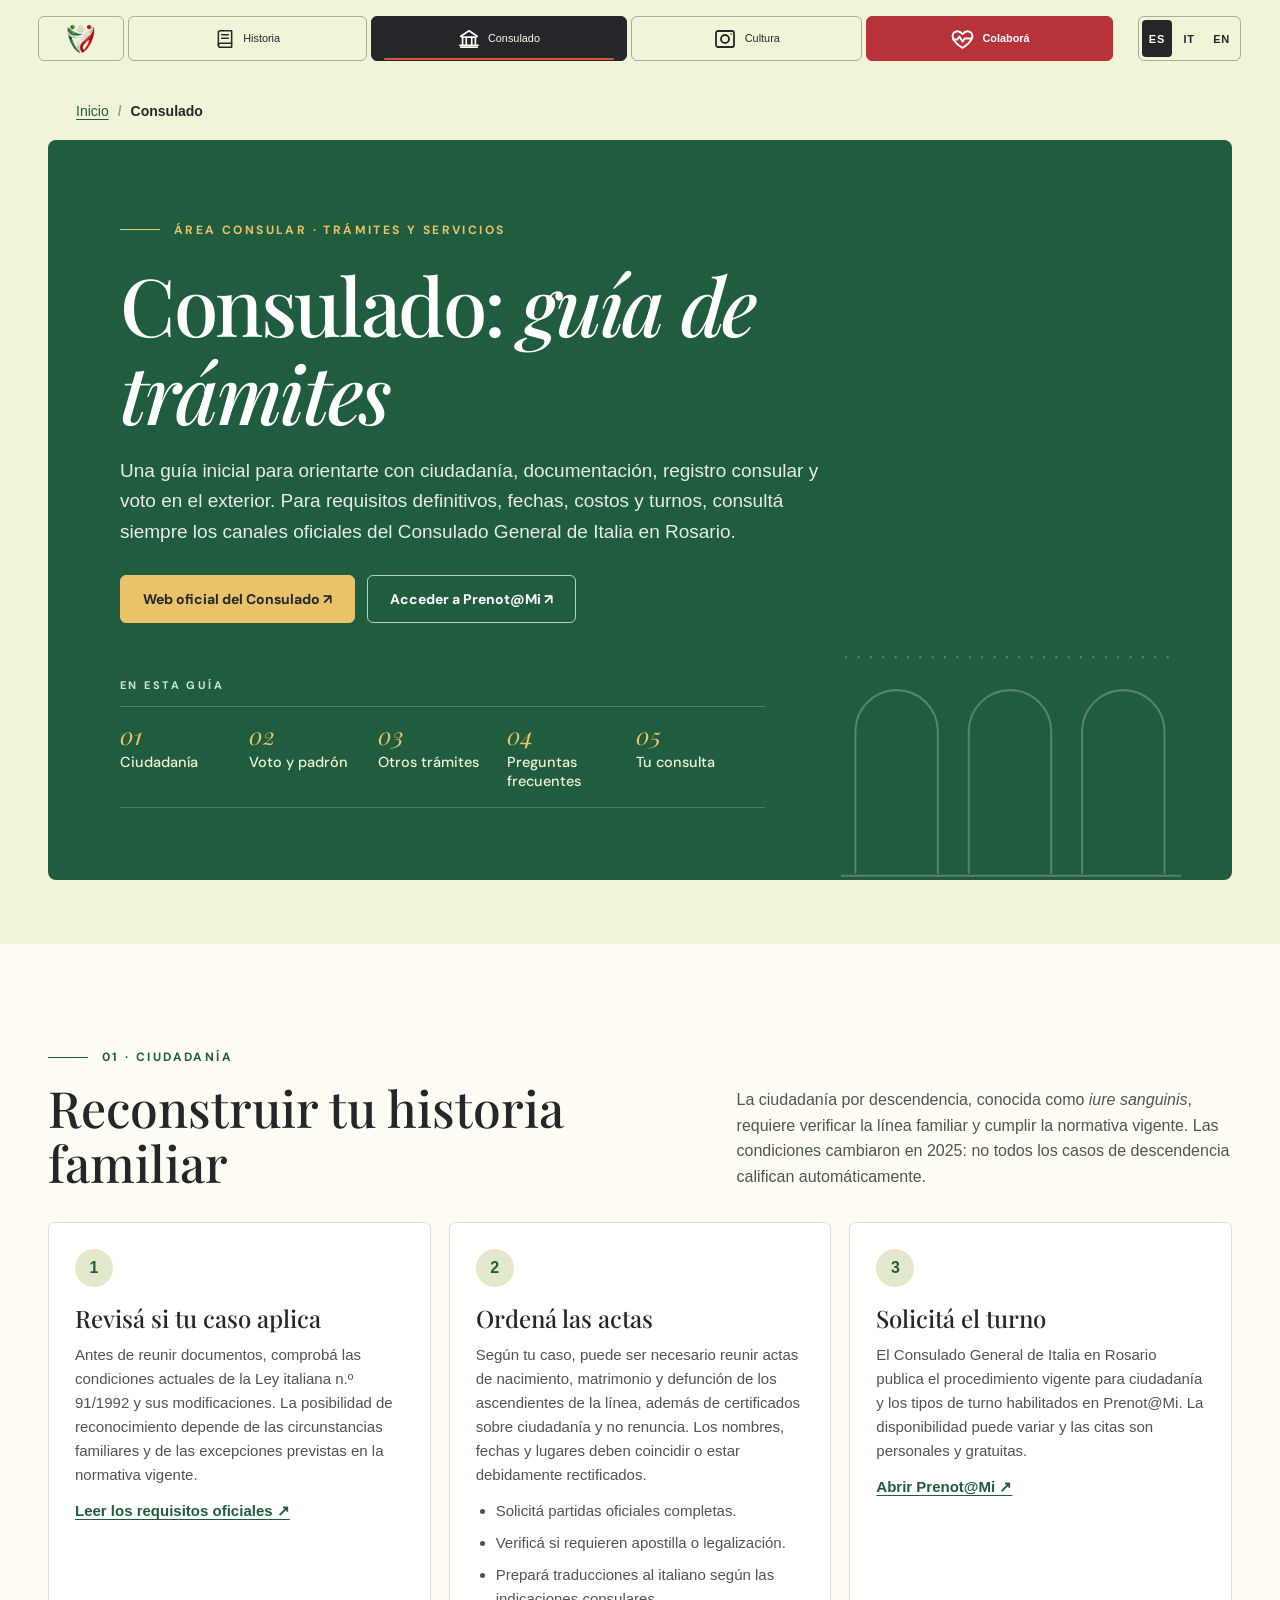
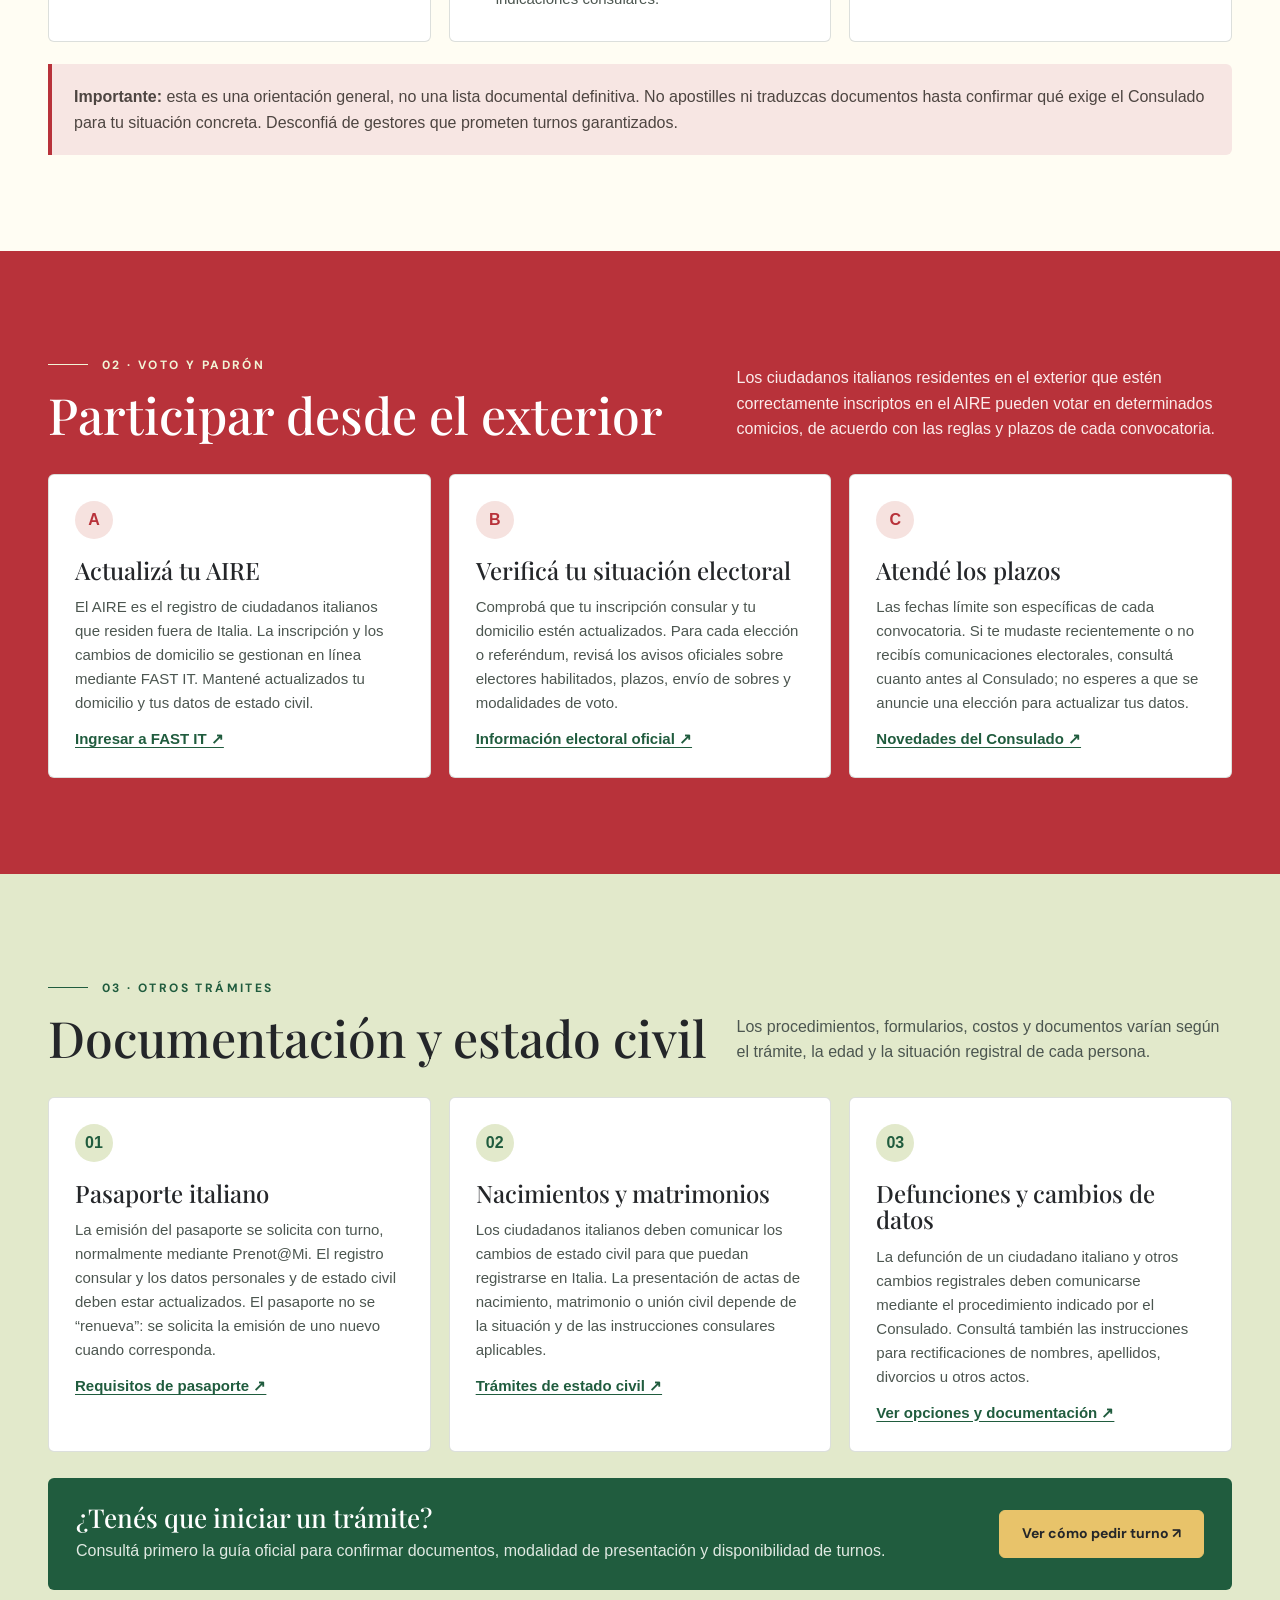
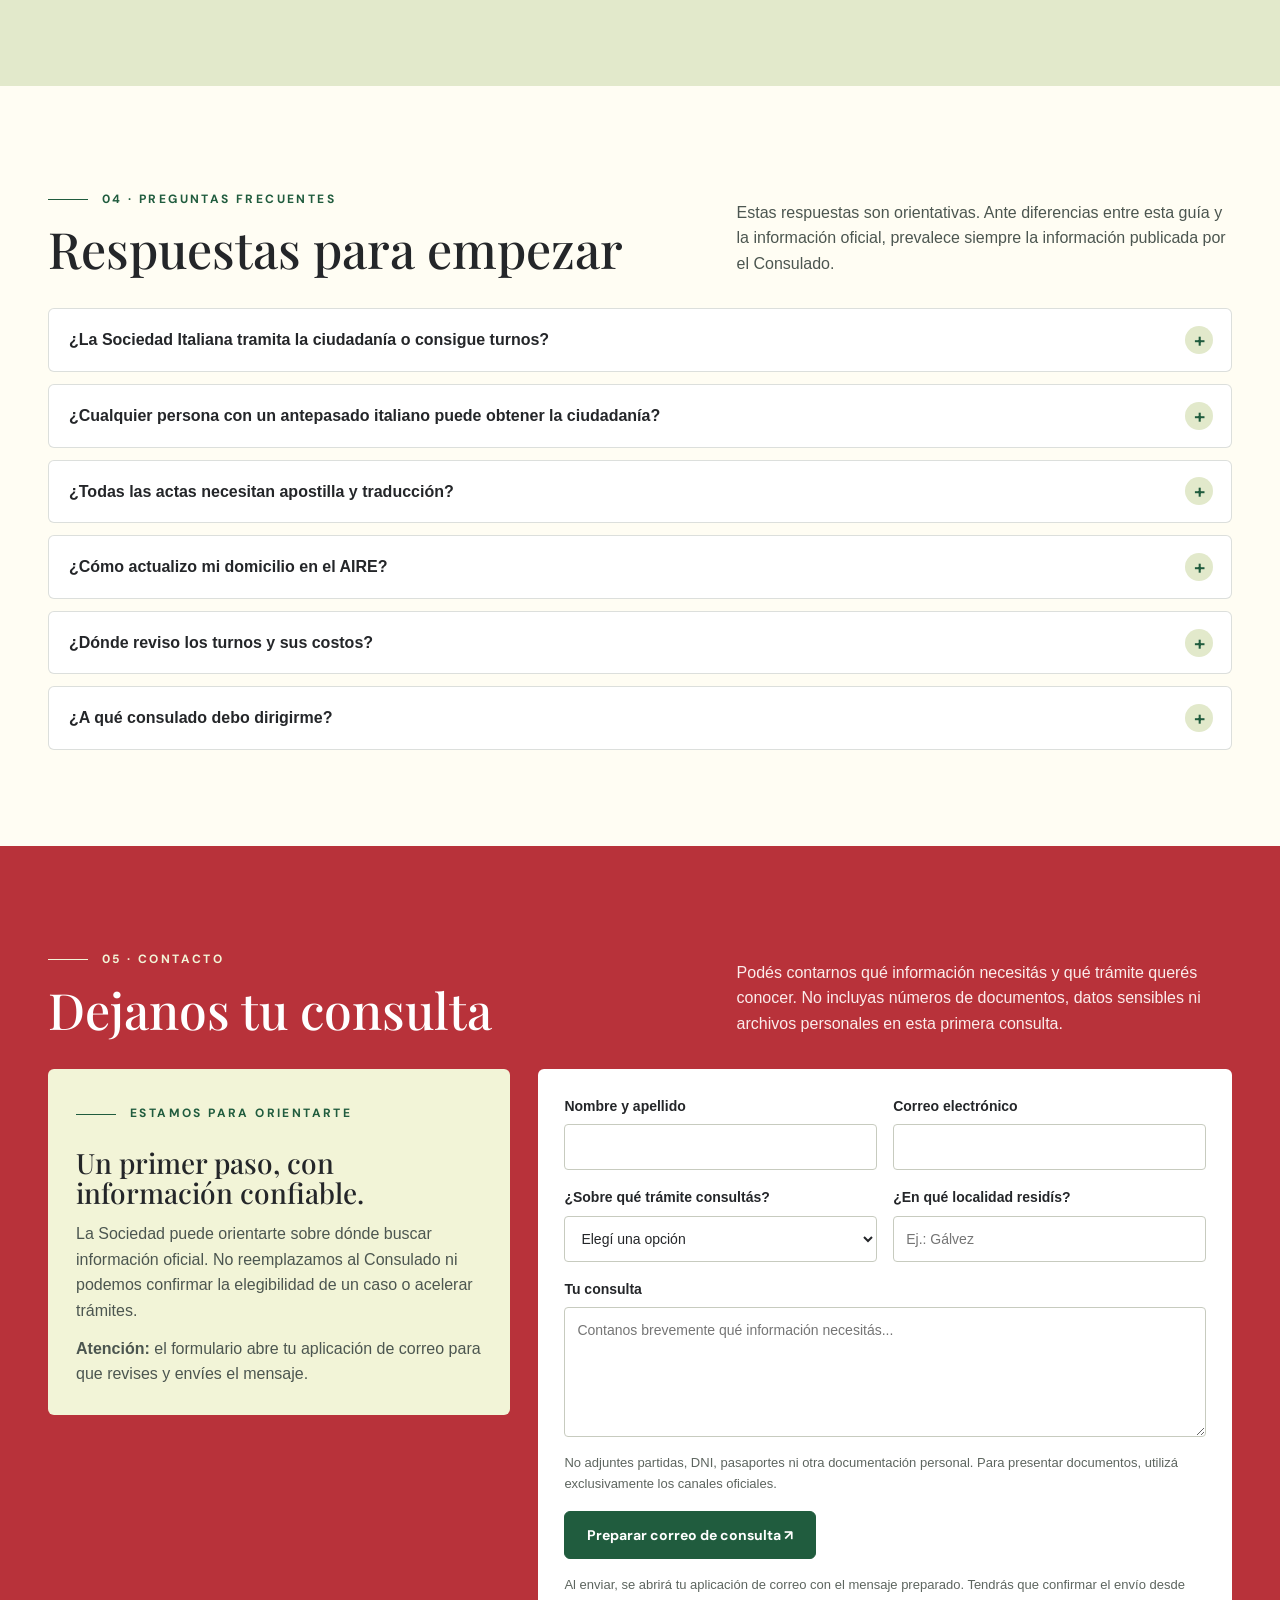
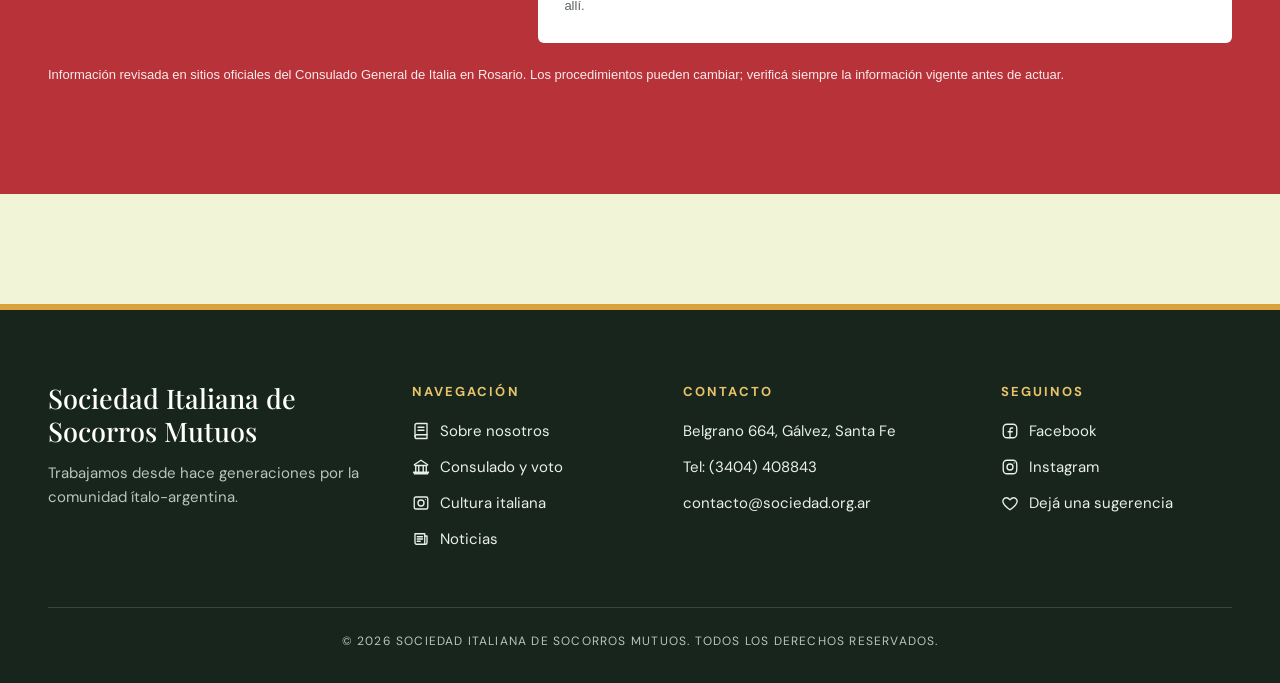
<file: consulado.html>
<!DOCTYPE html>
<html lang="es">
<head>
<meta charset="UTF-8">
<meta name="viewport" content="width=device-width, initial-scale=1, viewport-fit=cover">
<meta name="description" content="Guía informativa de servicios consulares italianos: ciudadanía, AIRE, voto, pasaportes y estado civil para la comunidad de Gálvez y su región.">
<title>Servicios consulares | Sociedad Italiana de Socorros Mutuos</title>
<!-- Vista previa al compartir el enlace (WhatsApp, Facebook, X…). Si cambia la dirección del sitio, actualizar og:url y og:image. -->
<meta property="og:type" content="website">
<meta property="og:site_name" content="Sociedad Italiana de Socorros Mutuos de Gálvez">
<meta property="og:locale" content="es_AR">
<meta property="og:locale:alternate" content="it_IT">
<meta property="og:locale:alternate" content="en_US">
<meta property="og:title" content="Servicios consulares · Sociedad Italiana de Socorros Mutuos de Gálvez">
<meta property="og:description" content="Guía informativa de servicios consulares italianos: ciudadanía, AIRE, voto, pasaportes y estado civil para la comunidad de Gálvez y su región.">
<meta property="og:url" content="https://agustincordoba97-art.github.io/italia-unita/consulado.html">
<meta property="og:image" content="https://agustincordoba97-art.github.io/italia-unita/img/compartir.jpg">
<meta property="og:image:width" content="1200">
<meta property="og:image:height" content="630">
<meta property="og:image:alt" content="Sociedad Italiana de Socorros Mutuos, Gálvez: ilustración del edificio social en una plaza.">
<meta name="twitter:card" content="summary_large_image">
<link rel="shortcut icon" href="img/logo.png" type="image/png">
<link rel="preconnect" href="https://fonts.googleapis.com">
<link rel="preconnect" href="https://fonts.gstatic.com" crossorigin>
<link href="https://fonts.googleapis.com/css2?family=Archivo+Black&family=DM+Sans:wght@400;500;600;700&family=Playfair+Display:ital,wght@0,500;0,600;1,500&display=swap" rel="stylesheet">
<link rel="stylesheet" href="css/base.css">
<link rel="stylesheet" href="styles.css">
<style>
/* ───────────────────────────────────────────────────────────
   Consulado · guía de trámites. Paleta, esquinas y franja del menú vienen
   de css/base.css; títulos y volantas, de styles.css. Las secciones alternan
   los colores de la bandera en los tonos de la paleta.
   ─────────────────────────────────────────────────────────── */
.consulate-page{--blanco:#fffdf3; --borde:rgba(39,55,39,.16); --texto-suave:#4c5650}
.consulate-breadcrumb{max-width:1184px; margin:18px auto 0; padding:0 28px; color:#58645b; font-size:14px}
.consulate-breadcrumb ol{display:flex; flex-wrap:wrap; align-items:center; gap:9px; margin:0; padding:0; list-style:none}
.consulate-breadcrumb li+li::before{content:"/"; margin-right:9px; color:#9aa296}
.consulate-breadcrumb a{color:var(--s-verde-oscuro); text-underline-offset:3px}
.consulate-breadcrumb [aria-current="page"]{color:var(--s-tinta); font-weight:700}

/* Portada de la página */
.consulate-hero{
  position:relative; overflow:hidden; max-width:1184px; margin:18px auto clamp(40px,6vw,64px); padding:clamp(30px,6vw,72px);
  border-radius:var(--s-radio-grande); background:var(--s-verde-oscuro); color:#fff;
}
/* Arcada de fondo, el mismo motivo de la portada («Piazza metafísica») */
.consulate-hero > *{position:relative; z-index:1}
.consulate-hero::after{
  content:""; position:absolute; right:clamp(16px,4vw,56px); bottom:0; z-index:0; width:min(30%,340px); aspect-ratio:330/256; pointer-events:none;
  background:url("data:image/svg+xml,%3Csvg xmlns='http://www.w3.org/2000/svg' viewBox='0 0 330 256' fill='none' stroke='%23f2f4d7' stroke-opacity='0.26' stroke-width='2'%3E%3Cpath d='M14 250V112a40 40 0 0 1 80 0v138'/%3E%3Cpath d='M124 250V112a40 40 0 0 1 80 0v138'/%3E%3Cpath d='M234 250V112a40 40 0 0 1 80 0v138'/%3E%3Cpath d='M0 252h330'/%3E%3Cpath d='M4 40h322' stroke-dasharray='2 10'/%3E%3C/svg%3E") right bottom/contain no-repeat;
}
/* La arcada no cruza el índice: en pantallas anchas el índice ocupa el lado izquierdo; en las angostas, la arcada
   se achica y queda junto al último renglón del índice. */
@media (min-width:851px){ .consulate-indice{max-width:62%} }
@media (max-width:850px){ .consulate-hero::after{width:min(30%,120px); opacity:.6} }
.consulate-hero .eyebrow{color:var(--s-dorado)}
.consulate-hero h1{max-width:850px; margin:22px 0 20px; color:#fff; font-size:clamp(40px,7vw,80px); letter-spacing:-.03em}
.consulate-hero > p:not(.eyebrow){max-width:720px; margin:0; color:#e6eee7; font-size:clamp(16px,2vw,19px); line-height:1.6}
/* Índice de la guía (mismo diseño que el de Historia) */
.consulate-indice{margin-top:clamp(36px,5vw,56px)}
.consulate-indice-titulo{margin:0 0 14px; font:700 11px/1.2 var(--s-fuente-texto); letter-spacing:.22em; text-transform:uppercase; color:#cfe6d6}
.consulate-indice ol{display:grid; grid-template-columns:repeat(2,minmax(0,1fr)); margin:0; padding:0; list-style:none; border-top:1px solid rgba(244,241,233,.22)}
.consulate-indice li{border-bottom:1px solid rgba(244,241,233,.22)}
.consulate-indice a{display:flex; flex-direction:column; gap:6px; padding:16px 12px 16px 0; color:var(--s-marfil); text-decoration:none; font:500 14.5px/1.3 var(--s-fuente-texto); transition:transform .2s ease}
.consulate-indice a span{font:italic 400 24px/1 var(--s-fuente-titulos); color:var(--s-dorado)}
.consulate-indice a:hover{transform:translateY(-3px)}
.consulate-indice a:focus-visible{outline:2px solid var(--s-dorado); outline-offset:2px}
@media (min-width:720px){ .consulate-indice ol{grid-template-columns:repeat(3,minmax(0,1fr))} }
@media (min-width:1040px){ .consulate-indice ol{grid-template-columns:repeat(5,minmax(0,1fr))} }
.consulate-actions{position:relative; z-index:1; display:flex; flex-wrap:wrap; gap:12px; margin-top:28px}

/* Botones */
.consulate-button{
  display:inline-flex; align-items:center; justify-content:center; gap:10px; min-height:var(--s-boton-alto); padding:var(--s-boton-relleno);
  border:1px solid var(--s-verde-oscuro); border-radius:var(--s-radio); background:var(--s-verde-oscuro); color:#fff;
  font:var(--s-boton-letra); text-decoration:none; cursor:pointer;
  transition:background-color .2s ease, color .2s ease, border-color .2s ease;
}
.consulate-button:hover{background:var(--s-verde); border-color:var(--s-verde)}
.consulate-hero .consulate-button, .consulate-band .consulate-button{background:var(--s-dorado); border-color:var(--s-dorado); color:var(--s-tinta)}
.consulate-hero .consulate-button:hover, .consulate-band .consulate-button:hover{background:#f1d48e; border-color:#f1d48e}
.consulate-hero .consulate-button.secondary{background:transparent; border-color:rgba(255,255,255,.7); color:#fff}
.consulate-hero .consulate-button.secondary:hover{background:rgba(255,255,255,.1)}

/* Secciones: verde (portada) · blanco · rojo · verde suave · blanco · rojo */
.consulate-section{padding:clamp(56px,8vw,96px) 28px; scroll-margin-top:16px}
.consulate-section > *{max-width:1184px; margin-left:auto; margin-right:auto}
#ciudadania, #preguntas{background:var(--blanco)}
#tramites{background:var(--s-verde-suave)}
#voto, #consulta{background:var(--s-rojo-oscuro); color:#fff}
.consulate-heading{display:grid; grid-template-columns:minmax(0,1fr) minmax(220px,.75fr); align-items:end; gap:28px; margin-bottom:32px}
.consulate-heading .eyebrow{color:var(--s-verde-oscuro)}
.consulate-heading h2{margin-top:14px; font-size:clamp(32px,4vw,50px)}
.consulate-heading > p{margin:0; max-width:540px; color:var(--texto-suave); line-height:1.6}
#voto .consulate-heading .eyebrow, #consulta .consulate-heading .eyebrow{color:var(--s-marfil)}
#voto .consulate-heading h2, #consulta .consulate-heading h2{color:#fff}
#voto .consulate-heading > p, #consulta .consulate-heading > p{color:#fbeceb}

/* Tarjetas */
.consulate-grid{display:grid; grid-template-columns:repeat(3,minmax(0,1fr)); gap:18px}
.consulate-card{min-width:0; padding:26px; border:1px solid var(--borde); border-radius:var(--s-radio); background:#fff; color:var(--s-tinta)}
.consulate-card .number{
  display:inline-grid; place-items:center; width:38px; height:38px; margin-bottom:18px;
  border-radius:50%; background:var(--s-verde-suave); color:var(--s-verde-oscuro); font-weight:700;
}
#voto .consulate-card .number{background:#f6e2df; color:var(--s-rojo-oscuro)}
.consulate-card h3{margin:0 0 12px; font-size:24px}
.consulate-card p, .consulate-card li{color:var(--texto-suave); font-size:15px; line-height:1.6}
.consulate-card p{margin:0 0 12px}
.consulate-card p:last-child{margin-bottom:0}
.consulate-card ul{margin:0 0 4px; padding-left:20px}
.consulate-card li+li{margin-top:8px}
.consulate-link{color:var(--s-verde-oscuro); font-weight:700; text-underline-offset:3px}
.consulate-note{
  margin-top:22px; padding:20px 22px; border-left:4px solid var(--s-rojo-oscuro);
  border-radius:0 var(--s-radio) var(--s-radio) 0; background:#f7e6e3; color:#4d4541; line-height:1.6;
}
.consulate-band{
  display:grid; grid-template-columns:1fr auto; align-items:center; gap:24px; margin-top:26px; padding:26px 28px;
  border-radius:var(--s-radio); background:var(--s-verde-oscuro); color:#fff;
}
.consulate-band h3{margin:0 0 6px; color:#fff; font-size:26px}
.consulate-band p{margin:0; color:#e0e9e2}
.consulate-band .consulate-button{white-space:nowrap}

/* Preguntas frecuentes, con indicador +/− */
.consulate-faq{display:grid; gap:12px}
.consulate-faq details{border:1px solid var(--borde); border-radius:var(--s-radio); background:#fff}
.consulate-faq summary{position:relative; padding:18px 60px 18px 20px; font-weight:700; cursor:pointer; list-style:none}
.consulate-faq summary::-webkit-details-marker{display:none}
.consulate-faq summary::after{
  content:"+"; position:absolute; right:18px; top:50%; display:grid; place-items:center; width:28px; height:28px; margin-top:-14px;
  border-radius:50%; background:var(--s-verde-suave); color:var(--s-verde-oscuro); font:600 20px/1 var(--s-fuente-texto);
}
.consulate-faq details[open] summary::after{content:"−"}
.consulate-faq details > p{margin:0; padding:0 20px 18px; color:var(--texto-suave); line-height:1.6}

/* Consulta */
.consulate-form-wrap{display:grid; grid-template-columns:.8fr 1.2fr; gap:28px; align-items:start}
.consulate-form-intro{padding:28px; border-radius:var(--s-radio); background:var(--s-marfil); color:var(--s-tinta)}
.consulate-form-intro .eyebrow{color:var(--s-verde-oscuro)}
.consulate-form-intro h3{margin:12px 0; font-size:28px}
.consulate-form-intro p{margin:0 0 12px; color:var(--texto-suave); line-height:1.6}
.consulate-form-intro p:last-child{margin-bottom:0}
.consulate-form{display:grid; grid-template-columns:1fr 1fr; gap:16px; padding:26px; border-radius:var(--s-radio); background:#fff; color:var(--s-tinta)}
.consulate-form label{display:grid; gap:7px; font-size:14px; font-weight:700}
.consulate-form input, .consulate-form select, .consulate-form textarea{
  width:100%; min-height:46px; padding:11px 12px; border:1px solid #c7cbbf; border-radius:var(--s-radio-chico);
  background:#fff; color:var(--s-tinta); font:inherit; font-weight:400;
}
.consulate-form textarea{min-height:130px; resize:vertical}
.consulate-form .full{grid-column:1/-1}
.consulate-form .consulate-button{justify-self:start}
.form-disclaimer{margin:0; color:#5d655f; font-size:13px}
.consulate-footer-note{margin-top:22px; color:#fbeceb; font-size:13px}

/* Aparición suave de cada sección (solo con JavaScript y sin preferencia de menos movimiento) */
.consulate-section > *{transition:opacity .6s ease, transform .6s ease}
.js-aparicion .consulate-section:not(.is-visible) > *{opacity:0; transform:translateY(20px)}

@media (max-width:850px){
  .consulate-heading{grid-template-columns:minmax(0,1fr); gap:14px}
  .consulate-grid{grid-template-columns:repeat(2,minmax(0,1fr))}
  .consulate-form-wrap{grid-template-columns:minmax(0,1fr)}
}
@media (max-width:600px){
  .consulate-breadcrumb{margin-top:12px; padding:0 18px}
  .consulate-hero{margin:12px 12px 40px}
  .consulate-section{padding:48px 18px}
  .consulate-grid, .consulate-band, .consulate-form{grid-template-columns:minmax(0,1fr)}
  .consulate-band .consulate-button{justify-self:start; white-space:normal}
  .consulate-form{padding:20px}
}
@media (prefers-reduced-motion:reduce){ .consulate-section > *, .consulate-button, .consulate-indice a{transition:none} }
</style>
<script>
  // Aparición suave de cada sección al llegar a ella. Sin JavaScript, o con menos movimiento, todo se ve desde el principio.
  (() => {
    if (matchMedia("(prefers-reduced-motion: reduce)").matches || !("IntersectionObserver" in window)) return;
    document.documentElement.classList.add("js-aparicion");
    const observador = new IntersectionObserver(entradas => entradas.forEach(e => {
      if (e.isIntersecting) { e.target.classList.add("is-visible"); observador.unobserve(e.target); }
    }), { threshold: 0.08, rootMargin: "0px 0px -5% 0px" });
    document.addEventListener("DOMContentLoaded", () => document.querySelectorAll(".consulate-section").forEach(s => observador.observe(s)));
  })();
</script>
</head>
<body>
<a class="saltar" href="#contenido" data-t="saltar">Ir al contenido</a>

<!-- Menú principal del sitio (franja común de css/base.css) -->
<header class="menu-sitio">
  <nav class="navigation" aria-label="Navegación principal" data-sitio="menu" data-pagina="consulado"></nav>
  <script src="js/sitio.js"></script>
</header>

<main id="contenido">

  <nav class="consulate-breadcrumb" aria-label="Migas de pan" data-t-attr="aria-label:co-a-migas">
    <ol>
      <li><a href="index.html" data-t="co-pag-1">Inicio</a></li>
      <li aria-current="page" data-t="co-pag-2">Consulado</li>
    </ol>
  </nav>

  <div class="consulate-page">
    <section class="consulate-hero" id="accesos">
      <p class="eyebrow" data-t="co-accesos-1">Área Consular · Trámites y Servicios</p>
      <h1 data-t="co-accesos-2">Consulado: <em>guía de trámites</em></h1>
      <p data-t="co-accesos-3">Una guía inicial para orientarte con ciudadanía, documentación, registro consular y voto en el exterior. Para requisitos definitivos, fechas, costos y turnos, consultá siempre los canales oficiales del Consulado General de Italia en Rosario.</p>
      <div class="consulate-actions">
        <a class="consulate-button" href="https://consrosario.esteri.it/es/" target="_blank" rel="noopener" data-t="co-accesos-4">Web oficial del Consulado ↗</a>
        <a class="consulate-button secondary" href="https://prenotami.esteri.it/" target="_blank" rel="noopener" data-t="co-accesos-5">Acceder a Prenot@Mi ↗</a>
      </div>
      <nav class="consulate-indice" aria-label="Secciones de esta guía" data-t-attr="aria-label:co-a-indice">
        <p class="consulate-indice-titulo" data-t="co-indice-0">En esta guía</p>
        <ol>
          <li><a href="#ciudadania" data-t="co-indice-1"><span>01</span>Ciudadanía</a></li>
          <li><a href="#voto" data-t="co-indice-2"><span>02</span>Voto y padrón</a></li>
          <li><a href="#tramites" data-t="co-indice-3"><span>03</span>Otros trámites</a></li>
          <li><a href="#preguntas" data-t="co-indice-4"><span>04</span>Preguntas frecuentes</a></li>
          <li><a href="#consulta" data-t="co-indice-5"><span>05</span>Tu consulta</a></li>
        </ol>
      </nav>
    </section>

    <section class="consulate-section" id="ciudadania">
      <div class="consulate-heading"><div><p class="eyebrow" data-t="co-ciudadania-1">01 · Ciudadanía</p><h2 data-t="co-ciudadania-2">Reconstruir tu historia familiar</h2></div><p data-t="co-ciudadania-3">La ciudadanía por descendencia, conocida como <em>iure sanguinis</em>, requiere verificar la línea familiar y cumplir la normativa vigente. Las condiciones cambiaron en 2025: no todos los casos de descendencia califican automáticamente.</p></div>
      <div class="consulate-grid">
        <article class="consulate-card"><span class="number">1</span><h3 data-t="co-ciudadania-4">Revisá si tu caso aplica</h3><p data-t="co-ciudadania-5">Antes de reunir documentos, comprobá las condiciones actuales de la Ley italiana n.º 91/1992 y sus modificaciones. La posibilidad de reconocimiento depende de las circunstancias familiares y de las excepciones previstas en la normativa vigente.</p><p><a class="consulate-link" href="https://consrosario.esteri.it/es/servizi-consolari-e-visti/servizi-per-il-cittadino-straniero/cittadinanza_n/cittadinanza-e-adozione/" target="_blank" rel="noopener" data-t="co-ciudadania-6">Leer los requisitos oficiales ↗</a></p></article>
        <article class="consulate-card"><span class="number">2</span><h3 data-t="co-ciudadania-7">Ordená las actas</h3><p data-t="co-ciudadania-8">Según tu caso, puede ser necesario reunir actas de nacimiento, matrimonio y defunción de los ascendientes de la línea, además de certificados sobre ciudadanía y no renuncia. Los nombres, fechas y lugares deben coincidir o estar debidamente rectificados.</p><ul><li data-t="co-ciudadania-9">Solicitá partidas oficiales completas.</li><li data-t="co-ciudadania-10">Verificá si requieren apostilla o legalización.</li><li data-t="co-ciudadania-11">Prepará traducciones al italiano según las indicaciones consulares.</li></ul></article>
        <article class="consulate-card"><span class="number">3</span><h3 data-t="co-ciudadania-12">Solicitá el turno</h3><p data-t="co-ciudadania-13">El Consulado General de Italia en Rosario publica el procedimiento vigente para ciudadanía y los tipos de turno habilitados en Prenot@Mi. La disponibilidad puede variar y las citas son personales y gratuitas.</p><p><a class="consulate-link" href="https://prenotami.esteri.it/" target="_blank" rel="noopener" data-t="co-ciudadania-14">Abrir Prenot@Mi ↗</a></p></article>
      </div>
      <div class="consulate-note" data-t="co-ciudadania-15"><strong>Importante:</strong> esta es una orientación general, no una lista documental definitiva. No apostilles ni traduzcas documentos hasta confirmar qué exige el Consulado para tu situación concreta. Desconfiá de gestores que prometen turnos garantizados.</div>
    </section>

    <section class="consulate-section" id="voto">
      <div class="consulate-heading"><div><p class="eyebrow" data-t="co-voto-1">02 · Voto y padrón</p><h2 data-t="co-voto-2">Participar desde el exterior</h2></div><p data-t="co-voto-3">Los ciudadanos italianos residentes en el exterior que estén correctamente inscriptos en el AIRE pueden votar en determinados comicios, de acuerdo con las reglas y plazos de cada convocatoria.</p></div>
      <div class="consulate-grid">
        <article class="consulate-card"><span class="number">A</span><h3 data-t="co-voto-5">Actualizá tu AIRE</h3><p data-t="co-voto-6">El AIRE es el registro de ciudadanos italianos que residen fuera de Italia. La inscripción y los cambios de domicilio se gestionan en línea mediante FAST IT. Mantené actualizados tu domicilio y tus datos de estado civil.</p><p><a class="consulate-link" href="https://serviziconsolarionline.esteri.it/" target="_blank" rel="noopener" data-t="co-voto-7">Ingresar a FAST IT ↗</a></p></article>
        <article class="consulate-card"><span class="number">B</span><h3 data-t="co-voto-9">Verificá tu situación electoral</h3><p data-t="co-voto-10">Comprobá que tu inscripción consular y tu domicilio estén actualizados. Para cada elección o referéndum, revisá los avisos oficiales sobre electores habilitados, plazos, envío de sobres y modalidades de voto.</p><p><a class="consulate-link" href="https://consrosario.esteri.it/es/servizi-consolari-e-visti/servizi-per-il-cittadino-italiano/servicios-electorales/" target="_blank" rel="noopener" data-t="co-voto-11">Información electoral oficial ↗</a></p></article>
        <article class="consulate-card"><span class="number">C</span><h3 data-t="co-voto-13">Atendé los plazos</h3><p data-t="co-voto-14">Las fechas límite son específicas de cada convocatoria. Si te mudaste recientemente o no recibís comunicaciones electorales, consultá cuanto antes al Consulado; no esperes a que se anuncie una elección para actualizar tus datos.</p><p><a class="consulate-link" href="https://consrosario.esteri.it/es/" target="_blank" rel="noopener" data-t="co-voto-15">Novedades del Consulado ↗</a></p></article>
      </div>
    </section>

    <section class="consulate-section" id="tramites">
      <div class="consulate-heading"><div><p class="eyebrow" data-t="co-tramites-1">03 · Otros trámites</p><h2 data-t="co-tramites-2">Documentación y estado civil</h2></div><p data-t="co-tramites-3">Los procedimientos, formularios, costos y documentos varían según el trámite, la edad y la situación registral de cada persona.</p></div>
      <div class="consulate-grid">
        <article class="consulate-card"><span class="number">01</span><h3 data-t="co-tramites-4">Pasaporte italiano</h3><p data-t="co-tramites-5">La emisión del pasaporte se solicita con turno, normalmente mediante Prenot@Mi. El registro consular y los datos personales y de estado civil deben estar actualizados. El pasaporte no se “renueva”: se solicita la emisión de uno nuevo cuando corresponda.</p><p><a class="consulate-link" href="https://consrosario.esteri.it/es/servizi-consolari-e-visti/servizi-per-il-cittadino-italiano/passaporti-e-carte-didentita/" target="_blank" rel="noopener" data-t="co-tramites-6">Requisitos de pasaporte ↗</a></p></article>
        <article class="consulate-card"><span class="number">02</span><h3 data-t="co-tramites-7">Nacimientos y matrimonios</h3><p data-t="co-tramites-8">Los ciudadanos italianos deben comunicar los cambios de estado civil para que puedan registrarse en Italia. La presentación de actas de nacimiento, matrimonio o unión civil depende de la situación y de las instrucciones consulares aplicables.</p><p><a class="consulate-link" href="https://consrosario.esteri.it/es/servizi-consolari-e-visti/servizi-per-il-cittadino-italiano/stato-civile/" target="_blank" rel="noopener" data-t="co-tramites-9">Trámites de estado civil ↗</a></p></article>
        <article class="consulate-card"><span class="number">03</span><h3 data-t="co-tramites-10">Defunciones y cambios de datos</h3><p data-t="co-tramites-11">La defunción de un ciudadano italiano y otros cambios registrales deben comunicarse mediante el procedimiento indicado por el Consulado. Consultá también las instrucciones para rectificaciones de nombres, apellidos, divorcios u otros actos.</p><p><a class="consulate-link" href="https://consrosario.esteri.it/es/servizi-consolari-e-visti/servizi-per-il-cittadino-italiano/stato-civile/" target="_blank" rel="noopener" data-t="co-tramites-12">Ver opciones y documentación ↗</a></p></article>
      </div>
      <div class="consulate-band"><div><h3 data-t="co-tramites-13">¿Tenés que iniciar un trámite?</h3><p data-t="co-tramites-14">Consultá primero la guía oficial para confirmar documentos, modalidad de presentación y disponibilidad de turnos.</p></div><a class="consulate-button" href="https://consrosario.esteri.it/es/chi-siamo/gli-uffici/prenota-lappuntamento/" target="_blank" rel="noopener" data-t="co-tramites-15">Ver cómo pedir turno ↗</a></div>
    </section>

    <section class="consulate-section" id="preguntas">
      <div class="consulate-heading"><div><p class="eyebrow" data-t="co-preguntas-1">04 · Preguntas frecuentes</p><h2 data-t="co-preguntas-2">Respuestas para empezar</h2></div><p data-t="co-preguntas-3">Estas respuestas son orientativas. Ante diferencias entre esta guía y la información oficial, prevalece siempre la información publicada por el Consulado.</p></div>
      <div class="consulate-faq">
        <details><summary data-t="co-preguntas-4">¿La Sociedad Italiana tramita la ciudadanía o consigue turnos?</summary><p data-t="co-preguntas-5">No. Esta página tiene fines informativos y orientativos. Las solicitudes y los turnos se gestionan por los canales oficiales correspondientes; no se garantizan citas ni resultados.</p></details>
        <details><summary data-t="co-preguntas-6">¿Cualquier persona con un antepasado italiano puede obtener la ciudadanía?</summary><p data-t="co-preguntas-7">No necesariamente. La legislación cambió en 2025 y establece condiciones y excepciones específicas. Revisá el apartado oficial de ciudadanía antes de iniciar la recopilación de documentación.</p><p><a class="consulate-link" href="https://consrosario.esteri.it/es/servizi-consolari-e-visti/servizi-per-il-cittadino-straniero/cittadinanza_n/cittadinanza-e-adozione/" target="_blank" rel="noopener" data-t="co-preguntas-8">Consultar normativa y requisitos ↗</a></p></details>
        <details><summary data-t="co-preguntas-9">¿Todas las actas necesitan apostilla y traducción?</summary><p data-t="co-preguntas-10">No hay que asumirlo sin revisar el caso. Los requisitos dependen del tipo de documento, la autoridad emisora y el trámite. Seguí la lista oficial y las instrucciones sobre apostilla, legalización y traducción al italiano.</p></details>
        <details><summary data-t="co-preguntas-11">¿Cómo actualizo mi domicilio en el AIRE?</summary><p data-t="co-preguntas-12">La actualización se realiza en línea a través de FAST IT. Ingresá con tus datos y seguí las instrucciones del servicio consular correspondiente a tu circunscripción.</p><p><a class="consulate-link" href="https://serviziconsolarionline.esteri.it/" target="_blank" rel="noopener" data-t="co-preguntas-13">Abrir FAST IT ↗</a></p></details>
        <details><summary data-t="co-preguntas-14">¿Dónde reviso los turnos y sus costos?</summary><p data-t="co-preguntas-15">En la web oficial del Consulado General de Italia en Rosario y en Prenot@Mi. Los turnos son personales; los horarios, requisitos y aranceles pueden cambiar.</p><p><a class="consulate-link" href="https://prenotami.esteri.it/" target="_blank" rel="noopener" data-t="co-preguntas-16">Prenot@Mi ↗</a> · <a class="consulate-link" href="https://consrosario.esteri.it/es/" target="_blank" rel="noopener" data-t="co-preguntas-17">Consulado de Rosario ↗</a></p></details>
        <details><summary data-t="co-preguntas-18">¿A qué consulado debo dirigirme?</summary><p data-t="co-preguntas-19">La competencia depende del domicilio y de la circunscripción consular. Para la comunidad de Gálvez y Santa Fe, consultá la web del Consulado General de Italia en Rosario y verificá allí que tu domicilio esté comprendido.</p></details>
      </div>
    </section>

    <section class="consulate-section" id="consulta">
      <div class="consulate-heading"><div><p class="eyebrow" data-t="co-consulta-1">05 · Contacto</p><h2 data-t="co-consulta-2">Dejanos tu consulta</h2></div><p data-t="co-consulta-3">Podés contarnos qué información necesitás y qué trámite querés conocer. No incluyas números de documentos, datos sensibles ni archivos personales en esta primera consulta.</p></div>
      <div class="consulate-form-wrap">
        <aside class="consulate-form-intro"><p class="eyebrow" data-t="co-consulta-4">Estamos para orientarte</p><h3 data-t="co-consulta-5">Un primer paso, con información confiable.</h3><p data-t="co-consulta-6">La Sociedad puede orientarte sobre dónde buscar información oficial. No reemplazamos al Consulado ni podemos confirmar la elegibilidad de un caso o acelerar trámites.</p><p data-t="co-consulta-7"><strong>Atención:</strong> el formulario abre tu aplicación de correo para que revises y envíes el mensaje.</p></aside>
        <form class="consulate-form" id="consular-form">
          <label><span data-t="co-consulta-8">Nombre y apellido</span><input name="nombre" autocomplete="name" required></label>
          <label><span data-t="co-consulta-9">Correo electrónico</span><input name="email" type="email" autocomplete="email" required></label>
          <label><span data-t="co-consulta-10">¿Sobre qué trámite consultás?</span>
            <select name="tramite" required><option value="" selected disabled data-t="co-consulta-11">Elegí una opción</option><option data-t="co-consulta-12">Ciudadanía italiana</option><option data-t="co-consulta-13">AIRE / cambio de domicilio</option><option data-t="co-consulta-14">Voto electoral</option><option data-t="co-consulta-15">Pasaporte</option><option data-t="co-consulta-16">Registro civil</option><option data-t="co-consulta-17">Otro tema</option></select>
          </label>
          <label><span data-t="co-consulta-18">¿En qué localidad residís?</span><input name="localidad" autocomplete="address-level2" placeholder="Ej.: Gálvez" data-t-attr="placeholder:co-a-localidad"></label>
          <label class="full"><span data-t="co-consulta-19">Tu consulta</span><textarea name="consulta" minlength="10" required placeholder="Contanos brevemente qué información necesitás..." data-t-attr="placeholder:co-a-consulta"></textarea></label>
          <p class="full form-disclaimer" data-t="co-consulta-20">No adjuntes partidas, DNI, pasaportes ni otra documentación personal. Para presentar documentos, utilizá exclusivamente los canales oficiales.</p>
          <button class="consulate-button full" type="submit" data-t="co-consulta-21">Preparar correo de consulta ↗</button>
          <p class="full form-disclaimer" id="form-status" aria-live="polite" data-t="co-consulta-22">Al enviar, se abrirá tu aplicación de correo con el mensaje preparado. Tendrás que confirmar el envío desde allí.</p>
        </form>
      </div>
      <p class="consulate-footer-note" data-t="co-consulta-23">Información revisada en sitios oficiales del Consulado General de Italia en Rosario. Los procedimientos pueden cambiar; verificá siempre la información vigente antes de actuar.</p>
    </section>
  </div>
</main>

<!-- Footer compartido con index.html -->
<footer class="foot" data-sitio="pie"></footer>
<!-- Traducciones al italiano y al inglés (el español es el de esta página) -->
<script src="js/i18n/consulado.js"></script>
<script>
// El sitio no cuenta con backend de formularios: se prepara un correo para revisión y envío del usuario.
// Las etiquetas del correo y el aviso siguen el idioma elegido (js/i18n/consulado.js).
document.getElementById('consular-form').addEventListener('submit', function (event) {
  event.preventDefault();
  const t = clave => (window.Sitio ? Sitio.t(clave) : clave);
  const data = new FormData(this);
  const subject = encodeURIComponent(t('correoAsunto') + ' - ' + data.get('tramite'));
  const body = encodeURIComponent(
    t('correoNombre') + ': ' + data.get('nombre') + '\n' +
    t('correoCorreo') + ': ' + data.get('email') + '\n' +
    t('correoTramite') + ': ' + data.get('tramite') + '\n' +
    t('correoLocalidad') + ': ' + (data.get('localidad') || t('correoSinLocalidad')) + '\n\n' +
    t('correoConsulta') + ':\n' + data.get('consulta')
  );
  // Reemplazar esta dirección por el correo institucional real antes de publicar el sitio.
  window.location.href = 'mailto:contacto@sociedad.org.ar?subject=' + subject + '&body=' + body;
  document.getElementById('form-status').textContent = t('estadoEnviado');
});
</script>
</body>
</html>
</file>
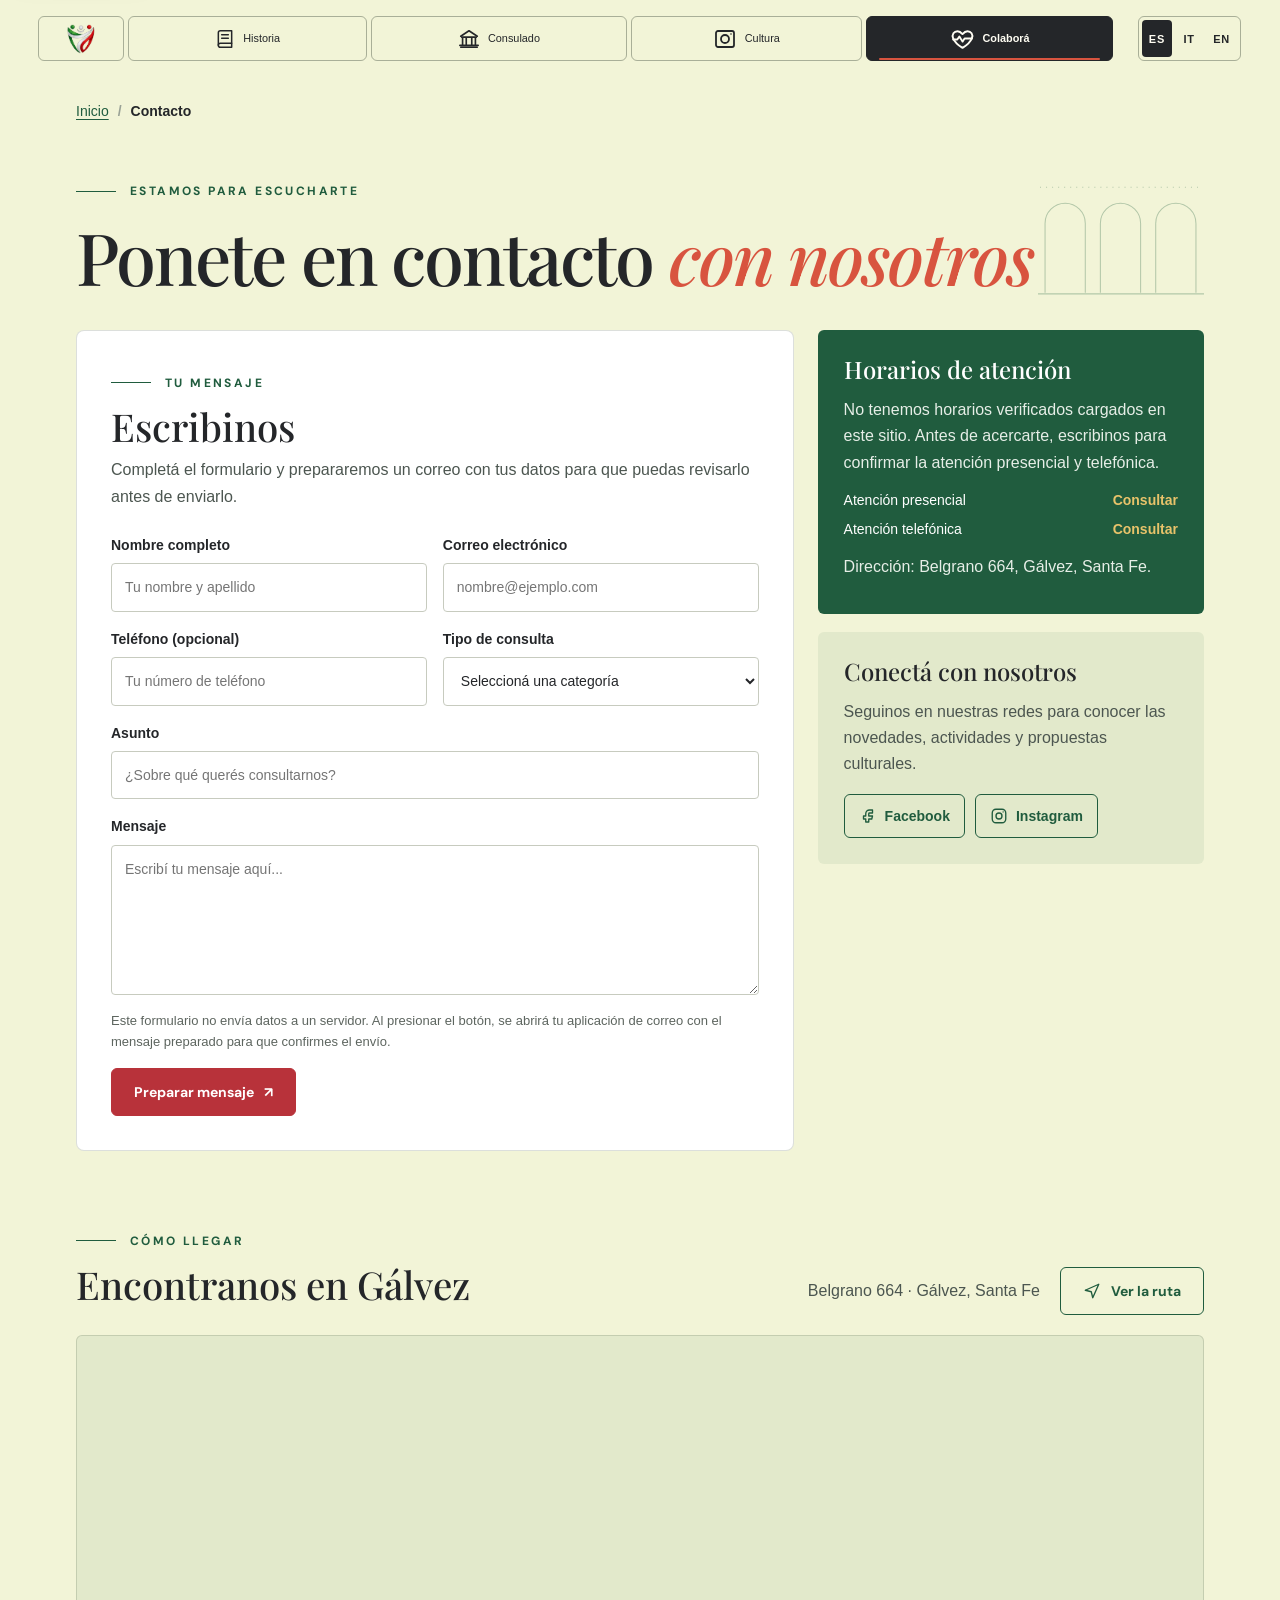
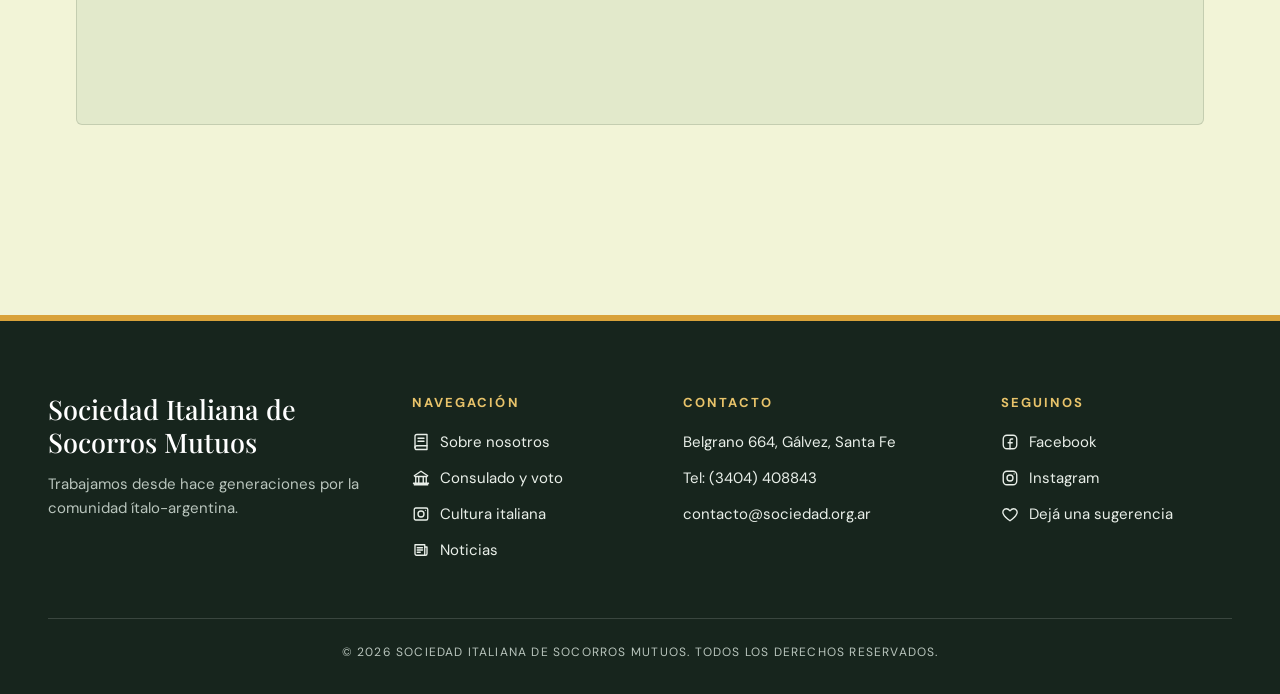
<file: contacto.html>
<!DOCTYPE html>
<html lang="es">
<head>
<meta charset="UTF-8">
<meta name="viewport" content="width=device-width, initial-scale=1, viewport-fit=cover">
<meta name="description" content="Contactate con la Sociedad Italiana de Socorros Mutuos de Gálvez. Consultá nuestros datos de contacto, horarios y ubicación.">
<title>Contacto | Sociedad Italiana de Socorros Mutuos</title>
<!-- Vista previa al compartir el enlace (WhatsApp, Facebook, X…). Si cambia la dirección del sitio, actualizar og:url y og:image. -->
<meta property="og:type" content="website">
<meta property="og:site_name" content="Sociedad Italiana de Socorros Mutuos de Gálvez">
<meta property="og:locale" content="es_AR">
<meta property="og:locale:alternate" content="it_IT">
<meta property="og:locale:alternate" content="en_US">
<meta property="og:title" content="Contacto · Sociedad Italiana de Socorros Mutuos de Gálvez">
<meta property="og:description" content="Contactate con la Sociedad Italiana de Socorros Mutuos de Gálvez. Consultá nuestros datos de contacto, horarios y ubicación.">
<meta property="og:url" content="https://agustincordoba97-art.github.io/italia-unita/contacto.html">
<meta property="og:image" content="https://agustincordoba97-art.github.io/italia-unita/img/compartir.jpg">
<meta property="og:image:width" content="1200">
<meta property="og:image:height" content="630">
<meta property="og:image:alt" content="Sociedad Italiana de Socorros Mutuos, Gálvez: ilustración del edificio social en una plaza.">
<meta name="twitter:card" content="summary_large_image">
<link rel="shortcut icon" href="img/logo.png" type="image/png">
<link rel="preconnect" href="https://fonts.googleapis.com">
<link rel="preconnect" href="https://fonts.gstatic.com" crossorigin>
<link href="https://fonts.googleapis.com/css2?family=DM+Sans:wght@400;500;600;700&family=Playfair+Display:ital,wght@0,500;0,600;1,500&display=swap" rel="stylesheet">
<link rel="stylesheet" href="css/base.css">
<link rel="stylesheet" href="styles.css">
<style>
/* ───────────────────────────────────────────────────────────
   Contacto (pestaña «Colaborá»). Paleta, esquinas y franja del menú vienen
   de css/base.css; títulos y volantas, de styles.css.
   ─────────────────────────────────────────────────────────── */
.contact-page{--borde:rgba(39,55,39,.16); --texto-suave:#4c5650; padding:0 0 clamp(48px,7vw,80px)}
.contact-breadcrumb{max-width:1184px; margin:18px auto 0; padding:0 28px; color:#58645b; font-size:14px}
.contact-breadcrumb ol{display:flex; flex-wrap:wrap; align-items:center; gap:9px; margin:0; padding:0; list-style:none}
.contact-breadcrumb li+li::before{content:"/"; margin-right:9px; color:#9aa296}
.contact-breadcrumb a{color:var(--s-verde-oscuro); text-underline-offset:3px}
.contact-breadcrumb [aria-current=page]{color:var(--s-tinta); font-weight:700}
.contact-wrap{max-width:1184px; margin:0 auto; padding:0 28px}
.contact-page .eyebrow{color:var(--s-verde-oscuro)}

/* Título */
.contact-hero{position:relative; padding:clamp(28px,4vw,52px) 0 clamp(22px,3vw,34px)}
/* Arcada junto al título, el mismo motivo de la portada; solo con espacio de sobra */
.contact-hero::after{
  content:""; position:absolute; right:0; bottom:clamp(22px,3vw,34px); width:clamp(150px,13vw,180px); aspect-ratio:330/256; pointer-events:none;
  background:url("data:image/svg+xml,%3Csvg xmlns='http://www.w3.org/2000/svg' viewBox='0 0 330 256' fill='none' stroke='%23205c3e' stroke-opacity='0.3' stroke-width='2'%3E%3Cpath d='M14 250V112a40 40 0 0 1 80 0v138'/%3E%3Cpath d='M124 250V112a40 40 0 0 1 80 0v138'/%3E%3Cpath d='M234 250V112a40 40 0 0 1 80 0v138'/%3E%3Cpath d='M0 252h330'/%3E%3Cpath d='M4 40h322' stroke-dasharray='2 10'/%3E%3C/svg%3E") right bottom/contain no-repeat;
}
@media (max-width:1100px){ .contact-hero::after{display:none} }
.contact-hero h1{margin:18px 0 0; font-size:clamp(40px,6vw,72px); letter-spacing:-.03em}
.contact-hero h1 em{color:var(--s-rojo)}

/* Formulario y datos */
.contact-main{display:grid; grid-template-columns:minmax(0,1.3fr) minmax(280px,.7fr); align-items:start; gap:24px; padding-bottom:clamp(48px,7vw,72px)}
.contact-panel{min-width:0; padding:clamp(22px,3vw,34px); border:1px solid var(--borde); border-radius:var(--s-radio-grande); background:#fff}
.contact-panel h2, .contact-map h2{margin:14px 0 10px; font-size:clamp(28px,3vw,40px)}
.contact-panel-intro{margin:0 0 24px; color:var(--texto-suave); line-height:1.65}
.contact-form{display:grid; grid-template-columns:1fr 1fr; gap:16px}
.contact-form label{display:grid; gap:7px; font-size:14px; font-weight:700}
.contact-form input, .contact-form select, .contact-form textarea{
  width:100%; min-height:48px; padding:12px 13px; border:1px solid #c7cbbf; border-radius:var(--s-radio-chico);
  background:#fff; color:var(--s-tinta); font:inherit; font-weight:400;
}
.contact-form textarea{min-height:150px; resize:vertical}
.contact-form .full{grid-column:1/-1}
.contact-small{margin:0; color:#5d655f; font-size:13px; line-height:1.6}
.contact-submit{
  display:inline-flex; align-items:center; justify-content:center; gap:10px; justify-self:start; min-height:var(--s-boton-alto); padding:var(--s-boton-relleno);
  border:1px solid var(--s-rojo-oscuro); border-radius:var(--s-radio); background:var(--s-rojo-oscuro); color:#fff;
  font:var(--s-boton-letra); cursor:pointer; transition:background-color .2s ease, border-color .2s ease;
}
.contact-submit:hover{background:#962830; border-color:#962830}
.contact-status{margin:0; color:var(--texto-suave); font-size:13px}
.contact-status:empty{display:none}
.contact-info{display:grid; gap:18px}
.contact-info-card{padding:26px; border-radius:var(--s-radio); background:var(--s-verde-oscuro); color:#fff}
.contact-info-card h3{margin:0 0 14px; color:#fff; font-size:24px}
.contact-info-card p{margin:8px 0; color:#e6eee7; line-height:1.65}
.contact-hours{display:grid; grid-template-columns:1fr auto; gap:8px 16px; margin:14px 0; font-size:14px; line-height:1.5}
.contact-hours span:nth-child(even){text-align:right; color:var(--s-dorado); font-weight:700}
.contact-info-card--redes{background:var(--s-verde-suave); color:var(--s-tinta)}
.contact-info-card--redes h3{color:var(--s-tinta)}
.contact-info-card--redes p{color:var(--texto-suave)}
.contact-socials{display:flex; flex-wrap:wrap; gap:10px; margin-top:16px}
.contact-socials a{
  display:inline-flex; align-items:center; gap:8px; min-height:44px; padding:10px 14px;
  border:1px solid var(--s-verde-oscuro); border-radius:var(--s-radio); color:var(--s-verde-oscuro);
  font-size:14px; font-weight:700; text-decoration:none; transition:background-color .2s ease, color .2s ease;
}
.contact-socials a:hover{background:var(--s-verde-oscuro); color:#fff}
.contact-socials svg{width:18px; height:18px; fill:none; stroke:currentColor; stroke-width:1.8; stroke-linecap:round; stroke-linejoin:round}

/* Mapa */
.contact-map-head{display:flex; flex-wrap:wrap; justify-content:space-between; align-items:end; gap:12px 20px; margin-bottom:20px}
.contact-ayuda{margin:-4px 0 0; padding:12px 14px; border-left:3px solid var(--s-mostaza); border-radius:0 var(--s-radio-chico) var(--s-radio-chico) 0; background:var(--s-verde-suave); font-size:14px; line-height:1.55}
.contact-map-dir{display:flex; flex-wrap:wrap; align-items:center; gap:12px 20px}
.contact-map-dir p{margin:0; color:var(--texto-suave)}
.contact-map-frame{height:390px; overflow:hidden; border:1px solid var(--borde); border-radius:var(--s-radio); background:var(--s-verde-suave)}
.contact-map-frame iframe{display:block; width:100%; height:100%; border:0}

@media (max-width:900px){
  .contact-main{grid-template-columns:minmax(0,1fr)}
  .contact-info{order:-1}   /* quien busca el horario o las redes no tiene que pasar todo el formulario */
  .contact-info{grid-template-columns:repeat(2,minmax(0,1fr))}
}
@media (max-width:600px){
  .contact-breadcrumb{margin-top:12px; padding:0 18px}
  .contact-wrap{padding:0 18px}
  .contact-form, .contact-info{grid-template-columns:minmax(0,1fr)}
  .contact-submit{justify-self:stretch}
  .contact-map-frame{height:300px}
}
@media (prefers-reduced-motion:reduce){ .contact-submit, .contact-socials a{transition:none} }
</style>
</head>
<body>
<a class="saltar" href="#contenido" data-t="saltar">Ir al contenido</a>
<!-- Menú principal del sitio (franja común de css/base.css) -->
<header class="menu-sitio">
  <nav class="navigation" aria-label="Navegación principal" data-sitio="menu" data-pagina="contacto"></nav>
  <script src="js/sitio.js"></script>
</header>

<main id="contenido">

  <nav class="contact-breadcrumb" aria-label="Migas de pan" data-t-attr="aria-label:ct-a-migas"><ol><li><a href="index.html" data-t="ct-pag-1">Inicio</a></li><li aria-current="page" data-t="ct-pag-2">Contacto</li></ol></nav>

  <div class="contact-page">
    <div class="contact-wrap">
      <section class="contact-hero" aria-labelledby="contact-title">
        <p class="eyebrow" data-t="ct-pag-3">Estamos para escucharte</p>
        <h1 id="contact-title" data-t="ct-pag-4">Ponete en contacto <em>con nosotros</em></h1>
      </section>

      <section class="contact-main" aria-label="Formulario e información de contacto" data-t-attr="aria-label:ct-a-formulario">
        <div class="contact-panel">
          <p class="eyebrow" data-t="ct-pag-5">Tu mensaje</p>
          <h2 data-t="ct-pag-6">Escribinos</h2>
          <p class="contact-panel-intro" data-t="ct-pag-7">Completá el formulario y prepararemos un correo con tus datos para que puedas revisarlo antes de enviarlo.</p>
          <form class="contact-form" id="contact-form">
            <label><span data-t="ct-pag-8">Nombre completo</span><input name="nombre" autocomplete="name" required placeholder="Tu nombre y apellido" data-t-attr="placeholder:ct-a-nombre"></label>
            <label><span data-t="ct-pag-9">Correo electrónico</span><input name="email" type="email" autocomplete="email" required placeholder="nombre@ejemplo.com" data-t-attr="placeholder:ct-a-correo"></label>
            <label><span data-t="ct-pag-10">Teléfono <span aria-hidden="true">(opcional)</span></span><input name="telefono" type="tel" autocomplete="tel" placeholder="Tu número de teléfono" data-t-attr="placeholder:ct-a-telefono"></label>
            <label><span data-t="ct-pag-11">Tipo de consulta</span><select name="categoria" required><option value="" selected disabled data-t="ct-pag-12">Seleccioná una categoría</option><option data-t="ct-pag-13">General</option><option data-t="ct-pag-14">Trámites / Consulado</option><option data-t="ct-pag-15">Socios</option><option data-t="ct-pag-16">Aportes y colaboración</option><option data-t="ct-pag-17">Cultura y actividades</option><option data-t="ct-archivo-1">Fotos y documentos para el archivo</option><option data-t="ct-pag-18">Otro</option></select></label>
            <label class="full"><span data-t="ct-pag-19">Asunto</span><input name="asunto" required placeholder="¿Sobre qué querés consultarnos?" data-t-attr="placeholder:ct-a-asunto"></label>
            <label class="full"><span data-t="ct-pag-20">Mensaje</span><textarea name="mensaje" required minlength="10" placeholder="Escribí tu mensaje aquí..." data-t-attr="placeholder:ct-a-mensaje"></textarea></label>
            <p class="contact-ayuda full" id="ayuda-archivo" data-t="ct-archivo-2" hidden>Contanos qué o a quién muestra cada foto, el año aproximado y de quién es. Cuando se abra tu correo, adjuntá las fotos antes de enviarlo.</p>
            <p class="contact-small full" data-t="ct-pag-21">Este formulario no envía datos a un servidor. Al presionar el botón, se abrirá tu aplicación de correo con el mensaje preparado para que confirmes el envío.</p>
            <button class="contact-submit full" type="submit" data-t="ct-pag-22">Preparar mensaje <span aria-hidden="true">↗</span></button>
            <p class="contact-status full" id="contact-status" aria-live="polite"></p>
          </form>
        </div>

        <aside class="contact-info" aria-label="Horarios y redes sociales" data-t-attr="aria-label:ct-a-datos">
          <section class="contact-info-card">
            <h3 data-t="ct-pag-23">Horarios de atención</h3>
            <p data-t="ct-pag-24">No tenemos horarios verificados cargados en este sitio. Antes de acercarte, escribinos para confirmar la atención presencial y telefónica.</p>
            <div class="contact-hours"><span data-t="ct-pag-25">Atención presencial</span><span data-t="ct-pag-26">Consultar</span><span data-t="ct-pag-27">Atención telefónica</span><span data-t="ct-pag-28">Consultar</span></div>
            <p data-t="ct-pag-29">Dirección: Belgrano 664, Gálvez, Santa Fe.</p>
          </section>
          <section class="contact-info-card contact-info-card--redes">
            <h3 data-t="ct-pag-30">Conectá con nosotros</h3>
            <p data-t="ct-pag-31">Seguinos en nuestras redes para conocer las novedades, actividades y propuestas culturales.</p>
            <div class="contact-socials">
              <a href="https://www.facebook.com/TeatroMarconiGalvezItaliaUnida/?locale=es_LA" target="_blank" rel="noopener"><svg viewBox="0 0 24 24" aria-hidden="true"><path d="M14 8h4V4h-4a5 5 0 0 0-5 5v3H6v4h3v4h4v-4h4l1-4h-5V9a1 1 0 0 1 1-1Z"/></svg>Facebook</a>
              <a href="https://www.instagram.com/sociedaditalianagalvez/" target="_blank" rel="noopener"><svg viewBox="0 0 24 24" aria-hidden="true"><rect x="3" y="3" width="18" height="18" rx="5"/><circle cx="12" cy="12" r="4"/><path d="M17.5 6.5h.01"/></svg>Instagram</a>
            </div>
          </section>
        </aside>
      </section>

      <section class="contact-map" aria-labelledby="contact-map-title">
        <div class="contact-map-head"><div><p class="eyebrow" data-t="ct-pag-34">Cómo llegar</p><h2 id="contact-map-title" data-t="ct-pag-35">Encontranos en Gálvez</h2></div><div class="contact-map-dir"><p>Belgrano 664 · Gálvez, Santa Fe</p><a class="boton-ruta" href="https://www.google.com/maps/dir/?api=1&amp;destination=Belgrano+664%2C+G%C3%A1lvez%2C+Santa+Fe%2C+Argentina" target="_blank" rel="noopener"><svg viewBox="0 0 24 24" fill="none" stroke="currentColor" stroke-width="1.8" stroke-linecap="round" stroke-linejoin="round" aria-hidden="true"><path d="M3 11 21 3l-8 18-2-8-8-2Z"/></svg><span data-t="ct-ruta">Ver la ruta</span><span class="sr-only" data-t="ct-ruta-nueva">(se abre en una pestaña nueva)</span></a></div></div>
        <div class="contact-map-frame"><iframe src="https://www.google.com/maps?q=Belgrano+664%2C+G%C3%A1lvez%2C+Santa+Fe%2C+Argentina&output=embed" loading="lazy" referrerpolicy="no-referrer-when-downgrade" title="Mapa de ubicación de la Sociedad Italiana, Belgrano 664, Gálvez" data-t-attr="title:ct-a-mapa"></iframe></div>
      </section>
    </div>
  </div>
</main>

<!-- Footer compartido con index.html -->
<footer class="foot" data-sitio="pie"></footer>
<!-- Traducciones al italiano y al inglés (el español es el de esta página) -->
<script src="js/i18n/contacto.js"></script>
<script>
// El sitio no dispone de backend de formularios: se prepara un correo para que la persona lo revise y lo envíe.
// Las etiquetas del correo y el aviso siguen el idioma elegido (js/i18n/contacto.js).
document.getElementById('contact-form').addEventListener('submit', function(event) {
  event.preventDefault();
  if (!this.reportValidity()) return;
  const t = clave => (window.Sitio ? Sitio.t(clave) : clave);
  const data = new FormData(this);
  const subject = encodeURIComponent(t('correoAsunto') + ' - ' + data.get('asunto'));
  const body = encodeURIComponent(
    t('correoNombre') + ': ' + data.get('nombre') + '\n' +
    t('correoCorreo') + ': ' + data.get('email') + '\n' +
    t('correoTelefono') + ': ' + (data.get('telefono') || t('correoSinTelefono')) + '\n' +
    t('correoCategoria') + ': ' + data.get('categoria') + '\n' +
    t('correoTema') + ': ' + data.get('asunto') + '\n\n' +
    t('correoMensaje') + ':\n' + data.get('mensaje')
  );
  document.getElementById('contact-status').textContent = t('estadoEnviado');
  window.location.href = 'mailto:contacto@sociedad.org.ar?subject=' + subject + '&body=' + body;
});

// Enlaces de la portada, de Historia y del pie: contacto.html?tipo=... elige el tipo de consulta y, a veces, el asunto.
(() => {
  const TIPOS = {   // clave data-t de la opción (ct-pag-13 General … ct-pag-16 Aportes y colaboración) · clave del asunto
    sugerencia: ['ct-pag-13', 'asuntoSugerencia'],
    socio:      ['ct-pag-15'],
    colabora:   ['ct-pag-16'],
    donacion:   ['ct-pag-16', 'asuntoDonacion'],
    sponsor:    ['ct-pag-16', 'asuntoSponsor'],
    archivo:    ['ct-archivo-1', 'asuntoArchivo'],   // pedido de fotos de Historia
  };
  const [opcion, asunto] = TIPOS[new URLSearchParams(location.search).get('tipo')] || [];
  const form = document.getElementById('contact-form');
  // Con «Fotos y documentos para el archivo» aparece la ayuda sobre qué contar y cómo adjuntar las fotos.
  const ayuda = document.getElementById('ayuda-archivo');
  const mostrarAyuda = () => { ayuda.hidden = form.categoria.selectedOptions[0]?.dataset.t !== 'ct-archivo-1'; };
  form.categoria.addEventListener('change', mostrarAyuda);
  const elegida = opcion && form.categoria.querySelector(`option[data-t="${opcion}"]`);
  if (!elegida) return;
  elegida.selected = true;
  if (asunto && !form.asunto.value && window.Sitio) form.asunto.value = Sitio.t(asunto);
  mostrarAyuda();
})();
</script>
</body>
</html>
</file>
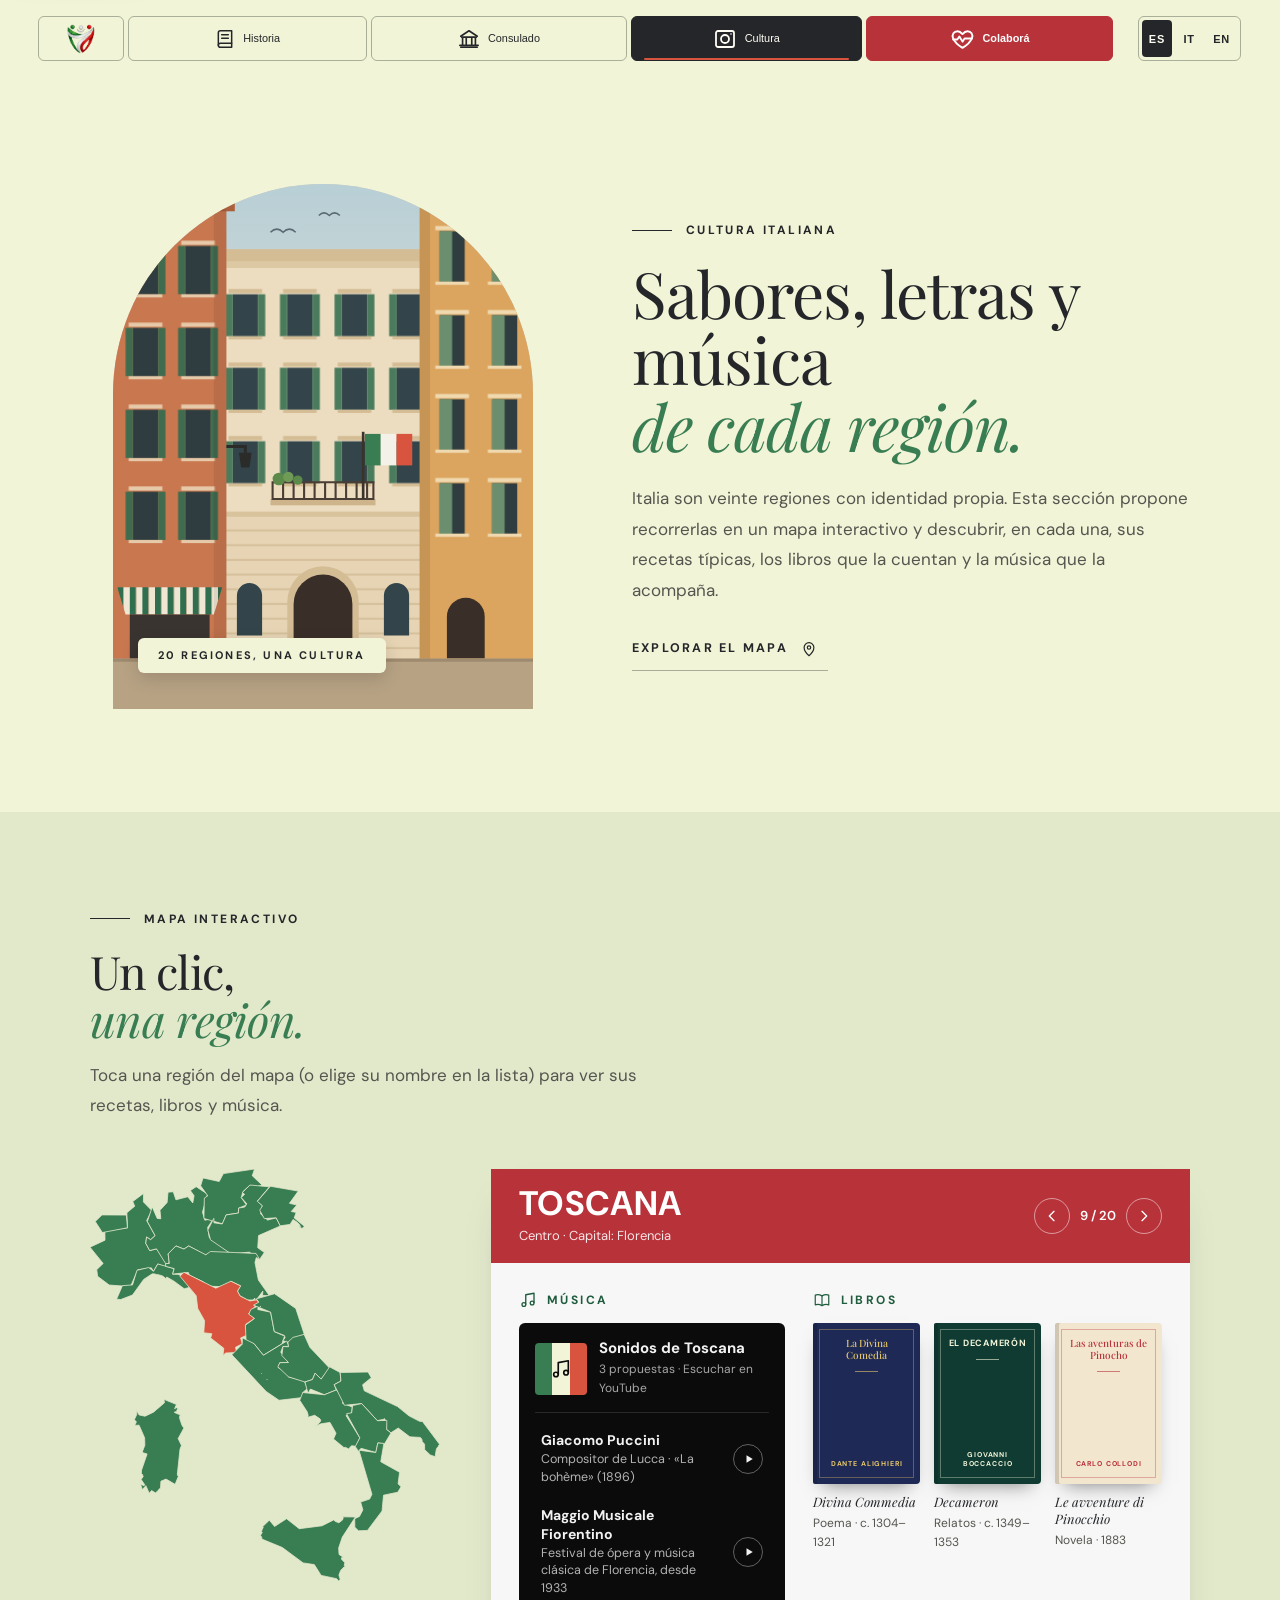
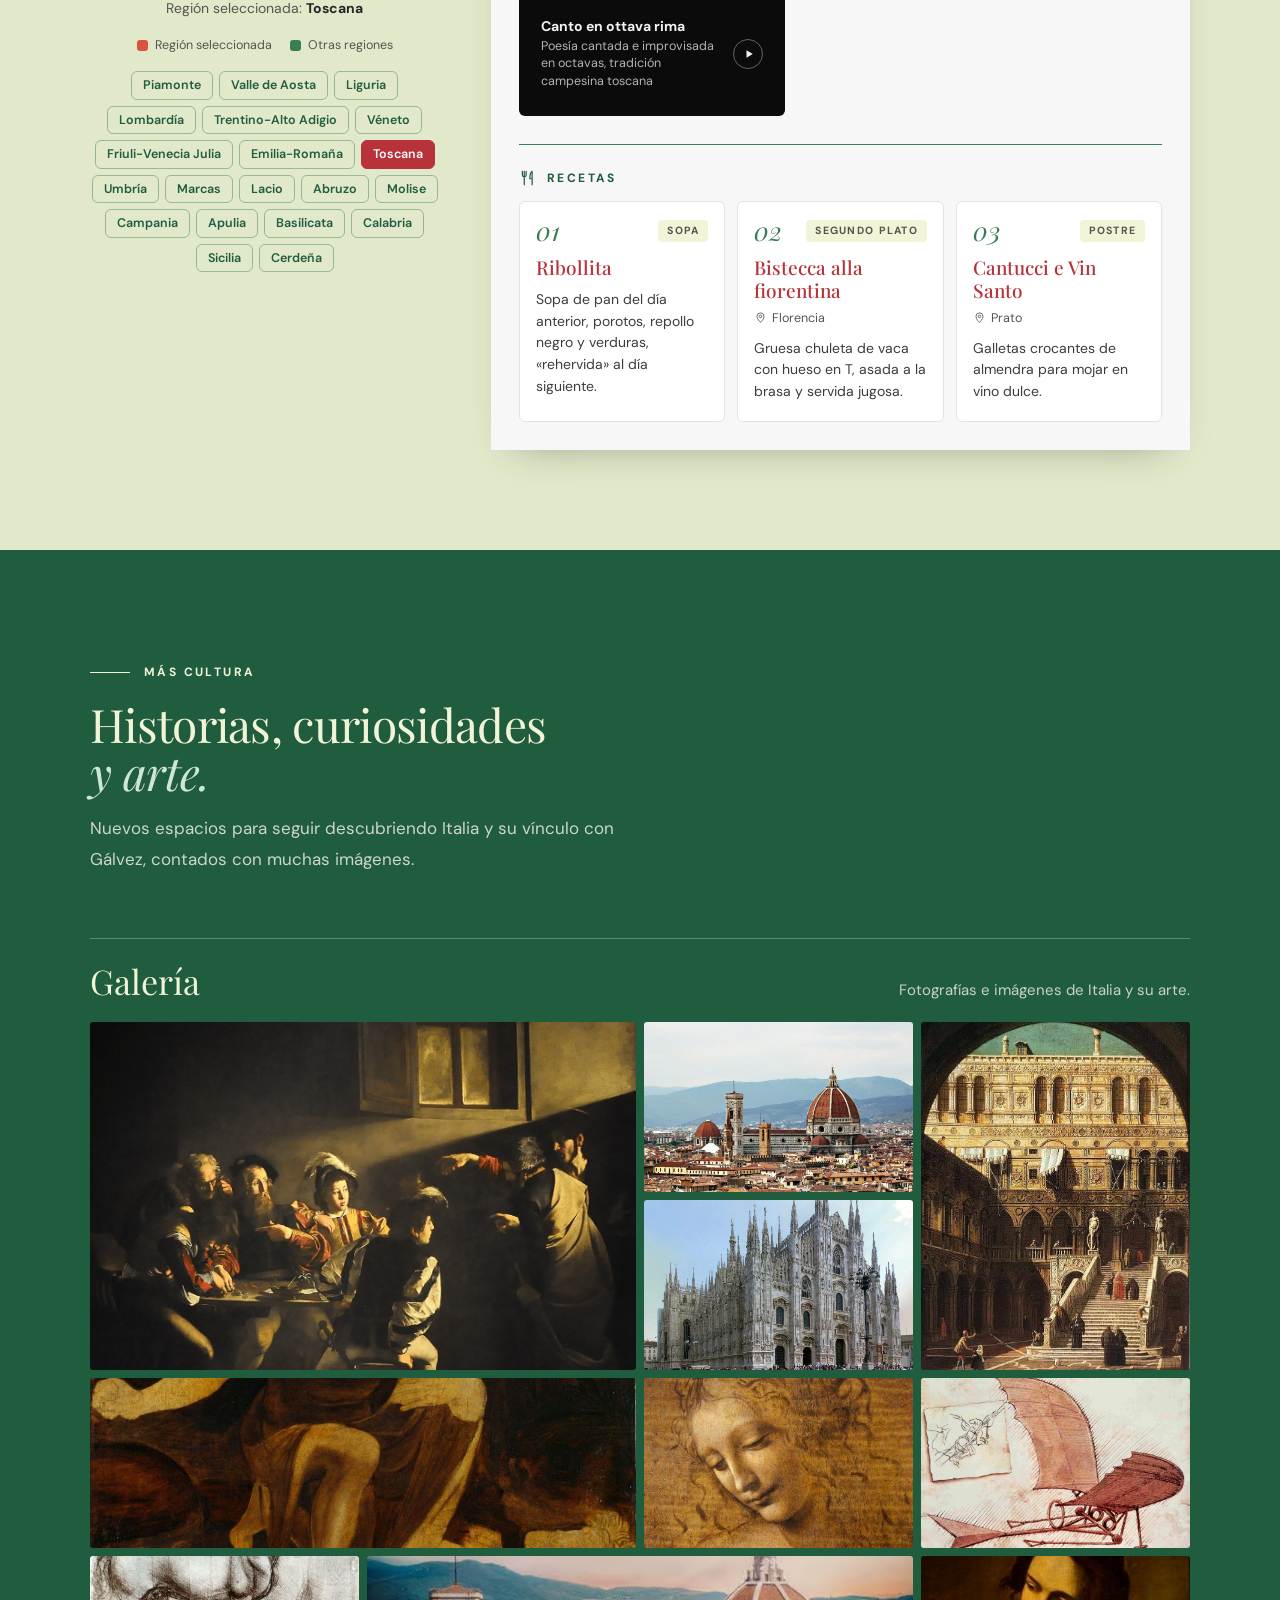
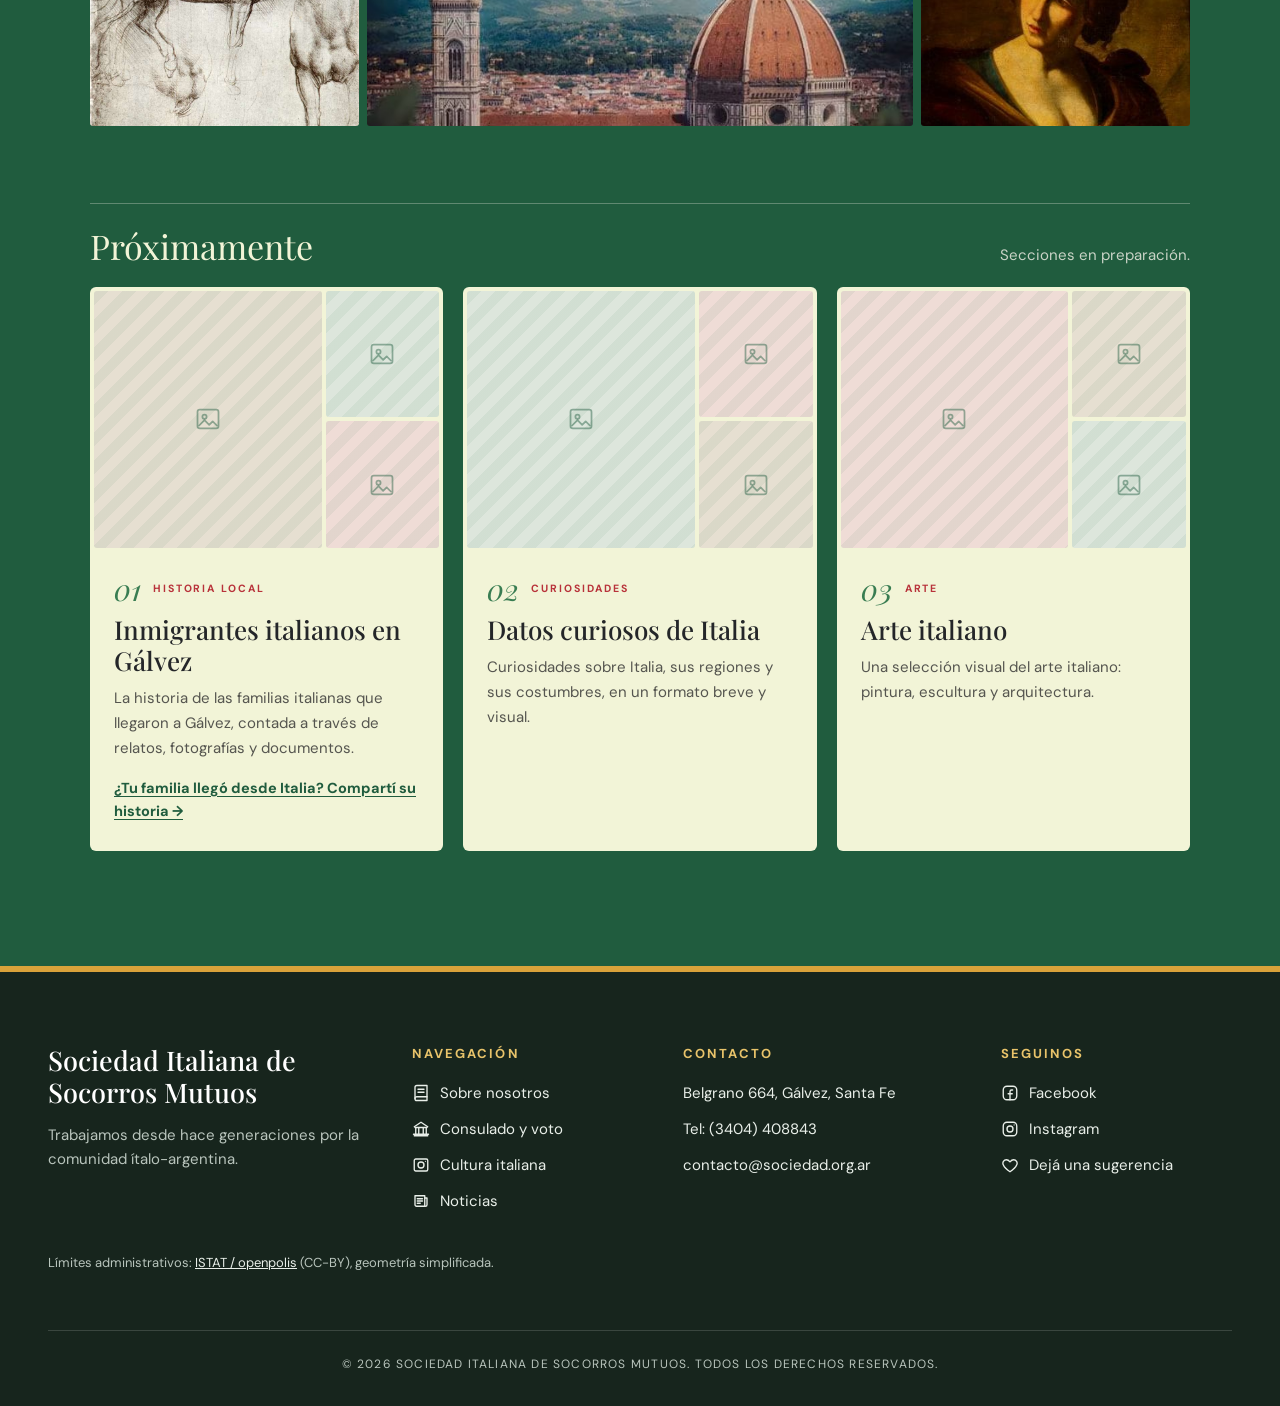
<file: cultura.html>
<!DOCTYPE html>
<html lang="es">
<head>
<meta charset="UTF-8">
<meta name="viewport" content="width=device-width, initial-scale=1, viewport-fit=cover">
<title>Cultura italiana · Mapa interactivo de Italia</title>
<meta name="description" content="Mapa interactivo de las regiones de Italia, con su cocina, sus libros y su música, y una galería de arte e imágenes italianas.">
<!-- Vista previa al compartir el enlace (WhatsApp, Facebook, X…). Si cambia la dirección del sitio, actualizar og:url y og:image. -->
<meta property="og:type" content="website">
<meta property="og:site_name" content="Sociedad Italiana de Socorros Mutuos de Gálvez">
<meta property="og:locale" content="es_AR">
<meta property="og:locale:alternate" content="it_IT">
<meta property="og:locale:alternate" content="en_US">
<meta property="og:title" content="Cultura italiana · Sociedad Italiana de Socorros Mutuos de Gálvez">
<meta property="og:description" content="Mapa interactivo de las regiones de Italia, con su cocina, sus libros y su música, y una galería de arte e imágenes italianas.">
<meta property="og:url" content="https://agustincordoba97-art.github.io/italia-unita/cultura.html">
<meta property="og:image" content="https://agustincordoba97-art.github.io/italia-unita/img/compartir.jpg">
<meta property="og:image:width" content="1200">
<meta property="og:image:height" content="630">
<meta property="og:image:alt" content="Sociedad Italiana de Socorros Mutuos, Gálvez: ilustración del edificio social en una plaza.">
<meta name="twitter:card" content="summary_large_image">
<link rel="shortcut icon" href="img/logo.png" type="image/png">
<link rel="preconnect" href="https://fonts.googleapis.com">
<link rel="preconnect" href="https://fonts.gstatic.com" crossorigin>
<link href="https://fonts.googleapis.com/css2?family=DM+Sans:opsz,wght@9..40,400;9..40,500;9..40,700&family=Playfair+Display:ital,wght@0,400;0,500;1,400;1,500&display=swap" rel="stylesheet">
<link rel="stylesheet" href="css/base.css">
<link rel="stylesheet" href="css/sitio.css">
<style>
  /* ── 1. Introducción ─────────────────────────────────── */
  .intro{padding-block:clamp(56px,8vw,104px)}
  .intro-grid{display:grid; gap:clamp(40px,6vw,96px); align-items:center}
  .intro-media{position:relative; margin:0; width:100%; max-width:420px; justify-self:center}
  .arco{aspect-ratio:4/5; border-radius:50% 50% 0 0 / 40% 40% 0 0; overflow:hidden; background:#d9cbb3}
  .arco > svg, .arco > img{display:block; width:100%; height:100%; object-fit:cover}
  .pill{
    position:absolute; left:6%; bottom:7%; margin:0; padding:12px 20px;
    background:var(--crema); border-radius:var(--s-radio); box-shadow:0 6px 18px rgba(0,0,0,.14);
    font:700 11px/1 var(--sans); letter-spacing:.2em; text-transform:uppercase;
  }
  @media (min-width:860px){
    .intro-grid{grid-template-columns:minmax(0,5fr) minmax(0,6fr)}
  }

  /* ── 2. Mapa + cuadro de contenido ───────────────────── */
  .explorador{background:var(--gris); padding-block:clamp(56px,8vw,100px)}
  .explorador-head{margin-bottom:clamp(28px,4vw,48px)}
  .explorador-grid{display:grid; gap:clamp(28px,4vw,56px); align-items:start}
  @media (min-width:1000px){
    .explorador-grid{grid-template-columns:minmax(300px,4fr) minmax(0,8fr)}
  }

  .mapa-col{display:flex; flex-direction:column; align-items:center; gap:16px}
  .map-wrap{width:100%; max-width:430px}
  #svg-map{display:block; width:100%; height:auto; overflow:visible}
  path.region{
    fill:var(--verde); stroke:var(--gris); stroke-width:6; stroke-linejoin:round;
    cursor:pointer; transition:fill .18s ease;
  }
  path.region:hover{fill:var(--verde-claro)}
  path.region:focus{outline:none}
  path.region:focus-visible{fill:var(--verde-claro); stroke:var(--tinta); stroke-width:10}
  path.region.is-selected{fill:var(--rojo)}
  path.region.is-selected:hover{fill:var(--rojo-claro)}

  .map-hint{margin:0; min-height:1.6em; font-size:14px; color:var(--texto); text-align:center}
  .map-hint strong{color:var(--tinta)}
  .legend{display:flex; gap:18px; flex-wrap:wrap; justify-content:center; font-size:12.5px; color:var(--texto)}
  .legend span{display:inline-flex; align-items:center; gap:7px}
  .swatch{width:11px; height:11px; border-radius:3px; display:inline-block}

  .list{width:100%; display:flex; flex-wrap:wrap; gap:6px; justify-content:center}
  .list button{
    font:600 12.5px/1 var(--sans); color:var(--verde-oscuro); cursor:pointer;
    padding:7px 11px; border-radius:var(--s-radio); border:1px solid rgba(57,125,82,.45); background:transparent;
    transition:background .15s ease, color .15s ease, border-color .15s ease;
  }
  .list button:hover{background:rgba(57,125,82,.12)}
  .list button:focus-visible{outline:2px solid var(--tinta); outline-offset:2px}
  .list button[aria-pressed="true"]{background:var(--rojo-oscuro); border-color:var(--rojo-oscuro); color:#fff}

  /* Cuadro de la región */
  .panel{container:panel / inline-size; min-width:0; background:var(--panel); box-shadow:0 18px 40px -24px rgba(0,0,0,.35)}
  .panel-head{
    display:flex; align-items:center; justify-content:space-between; gap:12px 16px; flex-wrap:wrap;
    padding:16px clamp(18px,4cqi,30px); background:var(--rojo-oscuro); color:#fff;
  }
  .panel-nombre{margin:0; font:700 clamp(24px,5cqi,34px)/1.1 var(--sans); letter-spacing:.01em; text-transform:uppercase}
  .panel-meta{margin:4px 0 0; font-size:13px; opacity:.88}
  .panel-nav{display:flex; align-items:center; gap:8px}
  .nav-btn{
    display:grid; place-items:center; width:36px; height:36px; padding:0; cursor:pointer;
    border-radius:50%; border:1px solid rgba(255,255,255,.5); background:transparent; color:#fff;
  }
  .nav-btn svg{width:16px; height:16px}
  .nav-btn[data-paso="-1"] svg{transform:scaleX(-1)}
  .nav-btn:hover{background:rgba(255,255,255,.15)}
  .nav-btn:focus-visible{outline:2px solid #fff; outline-offset:2px}
  .panel-pos{min-width:4.5ch; text-align:center; font-size:13px; font-weight:600; font-variant-numeric:tabular-nums}

  .panel-body{
    display:grid; gap:28px; padding:clamp(18px,4cqi,30px);
    grid-template-columns:minmax(0,1fr); grid-template-areas:"recetas" "libros" "musica";
  }
  .panel-body.is-fresh{animation:aparecer .35s ease}
  @keyframes aparecer{from{opacity:0; transform:translateY(6px)} to{opacity:1; transform:none}}
  .bloque{min-width:0}
  .bloque-recetas{grid-area:recetas}
  .bloque-libros{grid-area:libros}
  .bloque-musica{grid-area:musica}
  .bloque-libros, .bloque-musica{border-top:1px solid var(--verde); padding-top:24px}
  .panel-enlace{grid-column:1 / -1; margin:0; font-size:14px}
  .panel-enlace a{display:inline-flex; align-items:center; gap:6px; color:var(--verde-oscuro); font-weight:700}
  .panel-enlace svg{width:14px; height:14px}

  .bloque-titulo{
    display:flex; align-items:center; gap:10px; margin:0 0 14px; color:var(--verde-oscuro);
    font:700 12px/1 var(--sans); letter-spacing:.2em; text-transform:uppercase;
  }
  .bloque-titulo svg{width:18px; height:18px}

  /* Recetas */
  .recetas{list-style:none; margin:0; padding:0; display:grid; gap:12px}
  .receta{display:flex; flex-direction:column; gap:6px; padding:16px 16px 18px; background:#fff; border:1px solid #e6e3dc; border-radius:var(--s-radio)}
  .receta-top{display:flex; align-items:center; justify-content:space-between; gap:8px}
  .receta-num{font:italic 400 26px/1 var(--serif); color:var(--verde)}
  .receta-tipo{white-space:nowrap; padding:6px 9px; border-radius:var(--s-radio-chico); background:var(--crema); color:var(--texto); font:700 10.5px/1 var(--sans); letter-spacing:.12em; text-transform:uppercase}
  .receta-nombre{margin:6px 0 0; font:500 19px/1.2 var(--serif); color:var(--rojo-oscuro)}
  .receta-origen{display:flex; align-items:center; gap:5px; margin:0; font-size:12.5px; color:var(--texto)}
  .receta-origen svg{width:13px; height:13px; flex:none}
  .receta-desc{margin:4px 0 0; font-size:14px; line-height:1.55; color:#3c3c38}

  /* Libros */
  .libros{list-style:none; margin:0; padding:0; display:grid; grid-template-columns:repeat(3,minmax(0,150px)); gap:14px}
  .portada{
    container-type:inline-size; position:relative; overflow:hidden; aspect-ratio:2/3;
    display:flex; flex-direction:column; justify-content:space-between; padding:14% 11%; text-align:center;
    border-radius:2px 4px 4px 2px; box-shadow:0 10px 18px -10px rgba(0,0,0,.5), inset 4px 0 0 rgba(0,0,0,.14);
  }
  .portada::after{content:""; position:absolute; inset:6px; border:1px solid currentColor; opacity:.35; pointer-events:none}
  .portada-titulo{font:500 clamp(10px,11cqi,17px)/1.15 var(--serif); hyphens:auto; overflow-wrap:break-word}
  .portada-titulo::after{content:""; display:block; width:28%; height:1px; margin:12% auto 0; background:currentColor; opacity:.6}
  .portada-autor{font:700 clamp(7px,6.5cqi,10px)/1.25 var(--sans); letter-spacing:.12em; text-transform:uppercase}
  .portada--0{background:#1e2a55; color:#e7c66b}
  .portada--1{background:#0f3b33; color:var(--crema)}
  .portada--1 .portada-titulo{font:700 clamp(9px,9cqi,14px)/1.25 var(--sans); letter-spacing:.08em; text-transform:uppercase}
  .portada--2{background:#f3e6cf; color:var(--rojo-oscuro)}
  .libro-original{margin:10px 0 0; font:italic 13px/1.3 var(--serif)}
  .libro-meta{margin:3px 0 0; font-size:12px; color:var(--texto)}

  /* Música */
  .player{padding:16px; border-radius:var(--s-radio); background:#0b0b0b; color:#f2f2f2}
  .player-head{display:flex; align-items:center; gap:12px; padding-bottom:14px; border-bottom:1px solid rgba(255,255,255,.12)}
  .player-cover{
    display:grid; place-items:center; flex:none; width:52px; height:52px; border-radius:var(--s-radio-chico); color:#0b0b0b;
    background:linear-gradient(90deg,var(--verde) 0 33.3%,var(--crema) 33.3% 66.6%,var(--rojo) 66.6%);
  }
  .player-cover svg{width:22px; height:22px}
  .player-titulo{margin:0; font-size:15px; font-weight:700; line-height:1.25}
  .player-sub{margin:2px 0 0; font-size:12px; color:#a7a7a7}
  .pistas{list-style:none; margin:8px 0 0; padding:0}
  .pista{
    display:grid; grid-template-columns:20px minmax(0,1fr) 30px; align-items:center; gap:10px;
    padding:10px 6px; border-radius:var(--s-radio-chico); color:inherit; text-decoration:none;
  }
  .pista:hover{background:rgba(255,255,255,.08)}
  .pista:focus-visible{outline:2px solid #fff; outline-offset:-2px}
  .pista-num{font-size:13px; color:#9a9a9a; text-align:center; font-variant-numeric:tabular-nums}
  .pista-nombre{display:block; font-size:14px; font-weight:700; line-height:1.3}
  .pista-desc{display:block; margin-top:2px; font-size:12.5px; line-height:1.4; color:#b3b3b3}
  .pista-play{display:grid; place-items:center; width:30px; height:30px; border-radius:50%; border:1px solid rgba(255,255,255,.35); transition:background .15s ease, color .15s ease}
  .pista-play svg{width:12px; height:12px; margin-left:2px}
  .pista:hover .pista-play, .pista:focus-visible .pista-play{background:#fff; color:#0b0b0b}

  @container panel (min-width:560px){
    .recetas{grid-template-columns:repeat(3,minmax(0,1fr))}
  }
  @container panel (min-width:680px){
    .panel-body{grid-template-columns:minmax(230px,.95fr) minmax(0,1.25fr); grid-template-areas:"musica libros" "recetas recetas"; column-gap:28px}
    .bloque-libros, .bloque-musica{border-top:0; padding-top:0}
    .bloque-recetas{border-top:1px solid var(--verde); padding-top:24px}
    .pista{grid-template-columns:minmax(0,1fr) 30px}
    .pista-num{display:none}
  }

  /* ── 3. Sugerencias ──────────────────────────────────── */
  .sugerencias{background:var(--verde-oscuro); color:var(--crema); padding-block:clamp(64px,9vw,120px)}
  .sugerencias .titulo em{color:#cfe6d6}
  .sugerencias .lead{color:rgba(244,241,233,.82)}
  .sug-head{max-width:640px; margin-bottom:clamp(36px,5vw,64px)}
  .sug-grid{display:grid; gap:20px; grid-template-columns:repeat(auto-fit,minmax(min(100%,300px),1fr))}
  .sug-card{display:flex; flex-direction:column; overflow:hidden; border-radius:var(--s-radio); background:var(--crema); color:var(--tinta)}
  .sug-media{display:grid; grid-template-columns:2fr 1fr; grid-template-rows:1fr 1fr; gap:4px; aspect-ratio:4/3; padding:4px}
  .sug-media > :first-child{grid-row:1 / span 2}
  .sug-media > *, .galeria > *{width:100%; height:100%; min-height:0; object-fit:cover; border-radius:3px}
  .sug-body{display:flex; flex-direction:column; gap:10px; padding:22px 24px 28px}
  .sug-meta{display:flex; align-items:center; gap:12px}
  .sug-enlace{margin-top:auto; padding-top:6px; color:var(--verde-oscuro); font-weight:700; font-size:14.5px; text-underline-offset:3px}
  .sug-enlace:focus-visible{outline:2px solid var(--rojo); outline-offset:3px}
  .sug-num{font:italic 400 30px/1 var(--serif); color:var(--verde)}
  .sug-tag{font:700 10.5px/1 var(--sans); letter-spacing:.18em; text-transform:uppercase; color:var(--rojo-oscuro)}
  .sug-card h3{margin:0; font:500 clamp(22px,2.2vw,26px)/1.2 var(--serif)}
  .sug-card p{margin:0; font-size:15px; line-height:1.65; color:var(--texto)}

  /* Espacios reservados para imágenes */
  .ph{
    display:grid; place-items:center; color:rgba(32,92,62,.45);
    background:repeating-linear-gradient(135deg,rgba(57,125,82,.07) 0 10px,transparent 10px 20px),#e6dfd1;
  }
  .ph svg{width:28px; height:28px}
  .ph--b{background-color:#dde6dc}
  .ph--c{background-color:#efdcd6}

  .galeria-wrap{padding-top:24px; border-top:1px solid rgba(244,241,233,.3)}
  .sug-proximas{margin-top:clamp(48px,6vw,80px); padding-top:24px; border-top:1px solid rgba(244,241,233,.3)}
  .galeria-head{display:flex; flex-wrap:wrap; align-items:baseline; justify-content:space-between; gap:8px 24px; margin-bottom:20px}
  .galeria-head h3{margin:0; font:400 clamp(26px,3vw,34px)/1.1 var(--serif)}
  .galeria-head p{margin:0; font-size:15px; color:rgba(244,241,233,.8)}
  .galeria{display:grid; gap:8px; grid-template-columns:repeat(2,minmax(0,1fr)); grid-auto-rows:130px; grid-auto-flow:dense}
  .galeria .ph{
    color:rgba(244,241,233,.55); border:1px solid rgba(244,241,233,.18);
    background:repeating-linear-gradient(135deg,rgba(255,255,255,.05) 0 10px,transparent 10px 20px),rgba(255,255,255,.07);
  }
  .g-alta{grid-row:span 2}
  .g-ancha{grid-column:span 2}
  @media (min-width:720px){
    .galeria{grid-template-columns:repeat(4,minmax(0,1fr)); grid-auto-rows:170px}
  }

  /* ── 4. Galería con pie de foto y lightbox ───────────── */
.galeria figure{
  position:relative; margin:0; overflow:hidden;
  border-radius:3px; cursor:zoom-in; background:#0006;
}
.galeria a.gal-link{display:block; width:100%; height:100%; color:inherit; text-decoration:none}
.galeria a.gal-link:focus-visible{outline:2px solid var(--s-dorado); outline-offset:-2px}
.galeria img{width:100%; height:100%; object-fit:cover; display:block; transition:transform .5s ease}
.galeria figure:hover img,
.galeria figure:focus-within img{transform:scale(1.04)}
.galeria figure::after{
  content:""; position:absolute; inset:auto 0 0 0; height:55%;
  background:linear-gradient(to top, rgba(10,15,12,.85), transparent);
  opacity:0; transition:opacity .25s ease; pointer-events:none;
}
.galeria figure:hover::after,
.galeria figure:focus-within::after{opacity:1}
.galeria figcaption{
  position:absolute; inset:auto 0 0 0; z-index:2;
  padding:14px 16px; margin:0;
  color:#fff; font:italic 500 14px/1.4 var(--serif);
  opacity:0; transform:translateY(6px);
  transition:opacity .25s ease, transform .25s ease;
  pointer-events:none;
}
.galeria figure:hover figcaption,
.galeria figure:focus-within figcaption{opacity:1; transform:none}

</style>
</head>
<body>

<!-- Iconos reutilizables -->
<svg class="sprite" aria-hidden="true">
  <symbol id="i-pin" viewBox="0 0 24 24"><g fill="none" stroke="currentColor" stroke-width="1.6" stroke-linejoin="round"><path d="M12 21s-6.5-5.6-6.5-11a6.5 6.5 0 0 1 13 0C18.5 15.4 12 21 12 21z"/><circle cx="12" cy="10" r="2.3"/></g></symbol>
  <symbol id="i-plato" viewBox="0 0 24 24"><g fill="none" stroke="currentColor" stroke-width="1.6" stroke-linecap="round" stroke-linejoin="round"><path d="M7 3v18M4.5 3v5a2.5 2.5 0 0 0 5 0V3"/><path d="M17.5 21V3c-2 1.4-3 3.8-3 7v3h3"/></g></symbol>
  <symbol id="i-libro" viewBox="0 0 24 24"><g fill="none" stroke="currentColor" stroke-width="1.6" stroke-linejoin="round"><path d="M3 5.5c2.5-1 5.5-1 9 1 3.5-2 6.5-2 9-1v13c-2.5-1-5.5-1-9 1-3.5-2-6.5-2-9-1z"/><path d="M12 6.5v13"/></g></symbol>
  <symbol id="i-nota" viewBox="0 0 24 24"><g fill="none" stroke="currentColor" stroke-width="1.8" stroke-linejoin="round"><path d="M9 18V5l11-2v13"/><circle cx="6.5" cy="18" r="2.5"/><circle cx="17.5" cy="16" r="2.5"/></g></symbol>
  <symbol id="i-play" viewBox="0 0 24 24"><path d="M7 4.5v15l12.5-7.5z" fill="currentColor"/></symbol>
  <symbol id="i-flecha" viewBox="0 0 24 24"><path d="M9 5l7 7-7 7" fill="none" stroke="currentColor" stroke-width="2" stroke-linecap="round" stroke-linejoin="round"/></symbol>
  <symbol id="i-externo" viewBox="0 0 24 24"><path d="M7 17L17 7M9 7h8v8" fill="none" stroke="currentColor" stroke-width="2" stroke-linecap="round" stroke-linejoin="round"/></symbol>
  <symbol id="i-img" viewBox="0 0 24 24"><g fill="none" stroke="currentColor" stroke-width="1.5" stroke-linejoin="round"><rect x="3" y="4" width="18" height="16" rx="2"/><circle cx="9" cy="10" r="1.8"/><path d="M4 18l5-5 4 4 3-3 4 4"/></g></symbol>
</svg>

<a class="saltar" href="#cultura" data-t="c-pag-1">Ir al contenido</a>
<!-- Menú principal del sitio (el mismo de index.html y consulado.html) -->
<header class="menu-sitio" id="inicio" tabindex="-1">
  <nav class="navigation" aria-label="Navegación principal" data-sitio="menu" data-pagina="cultura"></nav>
  <script src="js/sitio.js"></script>
</header>

<main id="cultura">

  <!-- ═══ 1. Introducción a la sección de cultura ═══ -->
  <section class="intro" aria-labelledby="intro-titulo">
    <div class="contenedor intro-grid">
      <figure class="intro-media">
        <div class="arco">
          <!-- Ilustración decorativa. Para usar una fotografía, reemplazar este <svg> por <img src="..." alt="...">. -->
          <svg viewBox="0 0 400 500" preserveAspectRatio="xMidYMid slice" role="img" aria-label="Ilustración de una calle italiana: fachadas con persianas verdes y la bandera de Italia en un balcón" data-t-attr="aria-label:c-a-ilustracion">
            <defs>
              <linearGradient id="g-cielo" x1="0" y1="0" x2="0" y2="1"><stop offset="0" stop-color="#b8cfd6"/><stop offset=".75" stop-color="#ece4d3"/></linearGradient>
              <pattern id="p-palazzo" x="100" y="96" width="52" height="70" patternUnits="userSpaceOnUse">
                <rect x="10" y="4" width="32" height="4" fill="#d4bd95"/><rect x="14" y="9" width="24" height="40" fill="#33454a"/>
                <rect x="7" y="9" width="7" height="40" fill="#4b7b5d"/><rect x="38" y="9" width="7" height="40" fill="#4b7b5d"/>
                <rect x="10" y="49" width="32" height="3" fill="#d4bd95"/>
              </pattern>
              <pattern id="p-izq" x="6" y="48" width="50" height="78" patternUnits="userSpaceOnUse">
                <rect x="9" y="6" width="32" height="4" fill="#e6c9a8"/><rect x="13" y="11" width="24" height="46" fill="#2f3d40"/>
                <rect x="6" y="11" width="7" height="46" fill="#3f6b4f"/><rect x="37" y="11" width="7" height="46" fill="#3f6b4f"/>
                <rect x="9" y="57" width="32" height="3" fill="#e6c9a8"/>
              </pattern>
              <pattern id="p-der" x="298" y="34" width="50" height="80" patternUnits="userSpaceOnUse">
                <rect x="9" y="6" width="32" height="4" fill="#f0d9ae"/><rect x="13" y="11" width="24" height="48" fill="#2f3d40"/>
                <rect x="13" y="11" width="12" height="48" fill="#6b8f6e"/><rect x="9" y="59" width="32" height="3" fill="#f0d9ae"/>
              </pattern>
              <pattern id="p-bugnato" x="0" y="317" width="40" height="14" patternUnits="userSpaceOnUse">
                <rect width="40" height="14" fill="#e6d4b4"/><rect y="12" width="40" height="2" fill="#d6c19c"/>
              </pattern>
              <pattern id="p-toldo" x="4" y="0" width="12" height="10" patternUnits="userSpaceOnUse">
                <rect width="6" height="10" fill="#2f6f4f"/><rect x="6" width="6" height="10" fill="#efe6d3"/>
              </pattern>
            </defs>
            <rect width="400" height="500" fill="url(#g-cielo)"/>
            <path d="M150 46q6-6 12 0q6-6 12 0M196 30q5-5 10 0q5-5 10 0" fill="none" stroke="#5a6a70" stroke-width="1.5"/>
            <!-- Palazzo central -->
            <rect x="96" y="70" width="208" height="430" fill="#ecdcc0"/>
            <rect x="88" y="62" width="224" height="12" fill="#d4bd95"/>
            <rect x="96" y="74" width="208" height="6" fill="#dcc8a3"/>
            <rect x="100" y="96" width="208" height="210" fill="url(#p-palazzo)"/>
            <rect x="96" y="312" width="208" height="5" fill="#d9c39d"/>
            <rect x="96" y="317" width="208" height="135" fill="url(#p-bugnato)"/>
            <path d="M166 452V398a34 34 0 0 1 68 0v54z" fill="#d4bd95"/>
            <path d="M172 452V400a28 28 0 0 1 56 0v52z" fill="#3a2e28"/>
            <path d="M118 430v-38a12 12 0 0 1 24 0v38zM258 430v-38a12 12 0 0 1 24 0v38z" fill="#33454a"/>
            <!-- Balcón y bandera -->
            <rect x="150" y="300" width="100" height="6" fill="#cdb48a"/>
            <path d="M152 284h96v16h-96zM162 284v16M172 284v16M182 284v16M192 284v16M202 284v16M212 284v16M222 284v16M232 284v16M242 284v16" fill="none" stroke="#4a3d33" stroke-width="2"/>
            <circle cx="158" cy="281" r="6" fill="#5c8a4a"/><circle cx="167" cy="279" r="5" fill="#6f9b57"/><circle cx="176" cy="282" r="4.5" fill="#5c8a4a"/>
            <rect x="237" y="236" width="2.5" height="64" fill="#3a332c"/>
            <rect x="240" y="238" width="15" height="30" fill="#397d52"/><rect x="255" y="238" width="15" height="30" fill="#f4f1e9"/><rect x="270" y="238" width="15" height="30" fill="#d8543f"/>
            <!-- Edificio izquierdo -->
            <rect x="0" y="24" width="108" height="476" fill="#c9774f"/>
            <rect x="0" y="16" width="116" height="10" fill="#ad5f3c"/>
            <rect x="6" y="48" width="100" height="312" fill="url(#p-izq)"/>
            <path d="M4 384h100l-8 26H12z" fill="url(#p-toldo)"/>
            <rect x="16" y="410" width="76" height="42" fill="#3a3430"/>
            <rect x="96" y="24" width="12" height="476" fill="#000" opacity=".08"/>
            <path d="M108 250h18v6" fill="none" stroke="#2b2b29" stroke-width="3"/>
            <path d="M120 256h12l-2 14h-8z" fill="#2b2b29"/>
            <!-- Edificio derecho -->
            <rect x="292" y="6" width="108" height="494" fill="#dca55f"/>
            <rect x="284" y="0" width="116" height="10" fill="#c38b43"/>
            <rect x="298" y="34" width="100" height="320" fill="url(#p-der)"/>
            <path d="M318 452v-40a18 18 0 0 1 36 0v40z" fill="#3a2e28"/>
            <rect x="292" y="6" width="10" height="494" fill="#000" opacity=".1"/>
            <!-- Calle -->
            <rect x="0" y="452" width="400" height="48" fill="#b7a284"/>
            <rect x="0" y="452" width="400" height="3" fill="#9e8a6e"/>
          </svg>
        </div>
        <p class="pill" data-t="c-pag-2">20 regiones, una cultura</p>
      </figure>

      <div>
        <p class="eyebrow" data-t="c-pag-3">Cultura italiana</p>
        <h1 class="titulo" id="intro-titulo" data-t="c-pag-4">Sabores, letras y música <em>de cada región.</em></h1>
        <p class="lead" data-t="c-pag-5">Italia son veinte regiones con identidad propia. Esta sección propone recorrerlas en un mapa interactivo y descubrir, en cada una, sus recetas típicas, los libros que la cuentan y la música que la acompaña.</p>
        <a class="cta" href="#mapa"><span data-t="c-pag-6">Explorar el mapa</span> <svg aria-hidden="true"><use href="#i-pin"/></svg></a>
      </div>
    </div>
  </section>

  <!-- ═══ 2. Mapa interactivo y contenido regional ═══ -->
  <section class="explorador" id="mapa" aria-labelledby="mapa-titulo">
    <div class="contenedor">
      <header class="explorador-head">
        <p class="eyebrow" data-t="c-mapa-1">Mapa interactivo</p>
        <h2 class="titulo titulo--sm" id="mapa-titulo" data-t="c-mapa-2">Un clic, <em>una región.</em></h2>
        <p class="lead" data-t="c-mapa-3">Toca una región del mapa (o elige su nombre en la lista) para ver sus recetas, libros y música.</p>
      </header>

      <div class="explorador-grid">
        <div class="mapa-col">
          <div class="map-wrap">
            <svg id="svg-map" viewBox="0 0 2657.2 3130.6" xmlns="http://www.w3.org/2000/svg" aria-label="Mapa de las regiones de Italia" data-t-attr="aria-label:c-a-mapa"></svg>
          </div>
          <p class="map-hint" id="map-hint" aria-hidden="true">Toca una región para explorarla</p>
          <div class="legend">
            <span data-t="c-mapa-5"><i class="swatch" style="background:var(--rojo)"></i>Región seleccionada</span>
            <span data-t="c-mapa-6"><i class="swatch" style="background:var(--verde)"></i>Otras regiones</span>
          </div>
          <div class="list" id="list" role="group" aria-label="Elegir región por nombre" data-t-attr="aria-label:c-a-lista"></div>
          <noscript><p>Activa JavaScript para usar el mapa interactivo.</p></noscript>
        </div>

        <article class="panel" id="panel" aria-labelledby="panel-nombre">
          <header class="panel-head">
            <div>
              <h3 class="panel-nombre" id="panel-nombre">Italia</h3>
              <p class="panel-meta" id="panel-meta"></p>
            </div>
            <div class="panel-nav">
              <button type="button" class="nav-btn" data-paso="-1" aria-label="Región anterior" data-t-attr="aria-label:c-a-anterior"><svg aria-hidden="true"><use href="#i-flecha"/></svg></button>
              <span class="panel-pos" id="panel-pos"></span>
              <button type="button" class="nav-btn" data-paso="1" aria-label="Región siguiente" data-t-attr="aria-label:c-a-siguiente"><svg aria-hidden="true"><use href="#i-flecha"/></svg></button>
            </div>
          </header>
          <div class="panel-body" id="panel-body"></div>
          <p class="sr-only" id="panel-estado" aria-live="polite"></p>
        </article>
      </div>
    </div>
  </section>

  <!-- ═══ 3. Sugerencias ═══
       Para usar fotos reales, reemplazar cada <div class="ph"> por <img src="..." alt="...">:
       el CSS ya las recorta y las ajusta al espacio. -->
  <section class="sugerencias" aria-labelledby="sug-titulo">
    <div class="contenedor">
      <header class="sug-head">
        <p class="eyebrow" data-t="c-pag-7">Más cultura</p>
        <h2 class="titulo titulo--sm" id="sug-titulo" data-t="c-pag-8">Historias, curiosidades <em>y arte.</em></h2>
        <p class="lead" data-t="c-pag-9">Nuevos espacios para seguir descubriendo Italia y su vínculo con Gálvez, contados con muchas imágenes.</p>
      </header>

      <div class="galeria-wrap">
        <div class="galeria-head">
          <h3 data-t="c-pag-19">Galería</h3>
          <p data-t="c-pag-20">Fotografías e imágenes de Italia y su arte.</p>
        </div>
        <div class="galeria" data-visor>
          <figure class="g-alta g-ancha">
            <a href="img/galeria/italia%20(1).jpeg" class="gal-link">
              <img src="img/galeria/italia%20(1).jpeg" loading="lazy" decoding="async" alt="Caravaggio, «La vocación de san Mateo» (1599–1600)" data-t-attr="alt:c-gal-1">
            </a>
            <figcaption aria-hidden="true" data-t="c-gal-1">Caravaggio, «La vocación de san Mateo» (1599–1600)</figcaption>
          </figure>
          <figure>
            <a href="img/galeria/italia%20(2).jpeg" class="gal-link">
              <img src="img/galeria/italia%20(2).jpeg" loading="lazy" decoding="async" alt="Florencia: la catedral de Santa María del Fiore" data-t-attr="alt:c-gal-2">
            </a>
            <figcaption aria-hidden="true" data-t="c-gal-2">Florencia: la catedral de Santa María del Fiore</figcaption>
          </figure>
          <figure class="g-alta">
            <a href="img/galeria/italia%20(3).jpeg" class="gal-link">
              <img src="img/galeria/italia%20(3).jpeg" loading="lazy" decoding="async" alt="Venecia: el patio del Palacio Ducal y la Escalera de los Gigantes" data-t-attr="alt:c-gal-3">
            </a>
            <figcaption aria-hidden="true" data-t="c-gal-3">Venecia: el patio del Palacio Ducal y la Escalera de los Gigantes</figcaption>
          </figure>
          <figure>
            <a href="img/galeria/italia%20(4).jpeg" class="gal-link">
              <img src="img/galeria/italia%20(4).jpeg" loading="lazy" decoding="async" alt="Milán: la catedral (Duomo)" data-t-attr="alt:c-gal-4">
            </a>
            <figcaption aria-hidden="true" data-t="c-gal-4">Milán: la catedral (Duomo)</figcaption>
          </figure>
          <figure class="g-ancha">
            <a href="img/galeria/italia%20(5).jpeg" class="gal-link">
              <img src="img/galeria/italia%20(5).jpeg" loading="lazy" decoding="async" alt="Leonardo da Vinci, «San Jerónimo» (c. 1480)" data-t-attr="alt:c-gal-5">
            </a>
            <figcaption aria-hidden="true" data-t="c-gal-5">Leonardo da Vinci, «San Jerónimo» (c. 1480)</figcaption>
          </figure>
          <figure>
            <a href="img/galeria/italia%20(6).jpeg" class="gal-link">
              <img src="img/galeria/italia%20(6).jpeg" loading="lazy" decoding="async" alt="Leonardo da Vinci, «La Scapigliata»" data-t-attr="alt:c-gal-6">
            </a>
            <figcaption aria-hidden="true" data-t="c-gal-6">Leonardo da Vinci, «La Scapigliata»</figcaption>
          </figure>
          <figure>
            <a href="img/galeria/italia%20(7).jpeg" class="gal-link">
              <img src="img/galeria/italia%20(7).jpeg" loading="lazy" decoding="async" alt="Máquina voladora, según los diseños de Leonardo da Vinci" data-t-attr="alt:c-gal-7">
            </a>
            <figcaption aria-hidden="true" data-t="c-gal-7">Máquina voladora, según los diseños de Leonardo da Vinci</figcaption>
          </figure>
          <figure>
            <a href="img/galeria/italia%20(8).jpeg" class="gal-link">
              <img src="img/galeria/italia%20(8).jpeg" loading="lazy" decoding="async" alt="Leonardo da Vinci, estudio de un caballo" data-t-attr="alt:c-gal-8">
            </a>
            <figcaption aria-hidden="true" data-t="c-gal-8">Leonardo da Vinci, estudio de un caballo</figcaption>
          </figure>
          <figure class="g-ancha">
            <a href="img/galeria/italia%20(9).jpeg" class="gal-link">
              <img src="img/galeria/italia%20(9).jpeg" loading="lazy" decoding="async" alt="Florencia: la cúpula de Brunelleschi y el campanario de Giotto" data-t-attr="alt:c-gal-9">
            </a>
            <figcaption aria-hidden="true" data-t="c-gal-9">Florencia: la cúpula de Brunelleschi y el campanario de Giotto</figcaption>
          </figure>
          <figure>
            <a href="img/galeria/italia%20(10).jpeg" class="gal-link">
              <img src="img/galeria/italia%20(10).jpeg" loading="lazy" decoding="async" alt="Retrato de mujer" data-t-attr="alt:c-gal-10">
            </a>
            <figcaption aria-hidden="true" data-t="c-gal-10">Retrato de mujer</figcaption>
          </figure>
        </div>
      </div>

      <div class="galeria-head sug-proximas">
        <h3 data-t="c-proximas-1">Próximamente</h3>
        <p data-t="c-proximas-2">Secciones en preparación.</p>
      </div>
      <div class="sug-grid">
        <article class="sug-card">
          <div class="sug-media">
            <div class="ph" aria-hidden="true"><svg><use href="#i-img"/></svg></div>
            <div class="ph ph--b" aria-hidden="true"><svg><use href="#i-img"/></svg></div>
            <div class="ph ph--c" aria-hidden="true"><svg><use href="#i-img"/></svg></div>
          </div>
          <div class="sug-body">
            <div class="sug-meta"><span class="sug-num">01</span><span class="sug-tag" data-t="c-pag-10">Historia local</span></div>
            <h3 data-t="c-pag-11">Inmigrantes italianos en Gálvez</h3>
            <p data-t="c-pag-12">La historia de las familias italianas que llegaron a Gálvez, contada a través de relatos, fotografías y documentos.</p>
            <a class="sug-enlace" href="historia.html#archivo" data-t="c-archivo-1">¿Tu familia llegó desde Italia? Compartí su historia →</a>
          </div>
        </article>

        <article class="sug-card">
          <div class="sug-media">
            <div class="ph ph--b" aria-hidden="true"><svg><use href="#i-img"/></svg></div>
            <div class="ph ph--c" aria-hidden="true"><svg><use href="#i-img"/></svg></div>
            <div class="ph" aria-hidden="true"><svg><use href="#i-img"/></svg></div>
          </div>
          <div class="sug-body">
            <div class="sug-meta"><span class="sug-num">02</span><span class="sug-tag" data-t="c-pag-13">Curiosidades</span></div>
            <h3 data-t="c-pag-14">Datos curiosos de Italia</h3>
            <p data-t="c-pag-15">Curiosidades sobre Italia, sus regiones y sus costumbres, en un formato breve y visual.</p>
          </div>
        </article>

        <article class="sug-card">
          <div class="sug-media">
            <div class="ph ph--c" aria-hidden="true"><svg><use href="#i-img"/></svg></div>
            <div class="ph" aria-hidden="true"><svg><use href="#i-img"/></svg></div>
            <div class="ph ph--b" aria-hidden="true"><svg><use href="#i-img"/></svg></div>
          </div>
          <div class="sug-body">
            <div class="sug-meta"><span class="sug-num">03</span><span class="sug-tag" data-t="c-pag-16">Arte</span></div>
            <h3 data-t="c-pag-17">Arte italiano</h3>
            <p data-t="c-pag-18">Una selección visual del arte italiano: pintura, escultura y arquitectura.</p>
          </div>
        </article>
      </div>
    </div>
  </section>
</main>

<footer class="foot" data-sitio="pie">
  <p>Límites administrativos: <a href="https://github.com/openpolis/geojson-italy" target="_blank" rel="noopener">ISTAT / openpolis</a> (CC-BY), geometría simplificada.</p>
</footer>

<!-- Traducciones al italiano y al inglés (el español es el de esta página) -->
<script src="js/i18n/cultura.js"></script>
<script>
  // ───────────────────────────────────────────────────────────
  // REGIONES: geometría del mapa. El campo "url" es opcional: al
  // sustituir el enlace de ejemplo por uno real, el cuadro de la
  // región muestra un enlace «Más sobre…» que lleva a ese sitio.
  // ───────────────────────────────────────────────────────────
  const REGIONES = [
  { id:"piemonte", nombre:"Piamonte", grupo:"north", url:"https://example.com/piemonte", d:"M114,541 L113,470 L285,447 L280,333 L340,283 L325,247 L407,186 L406,250 L470,316 L431,392 L495,507 L461,537 L430,517 L424,565 L454,620 L505,607 L578,699 L576,745 L515,722 L483,778 L466,751 L363,766 L308,894 L146,882 L58,816 L51,765 L100,718 L0,594 L114,541 Z M464,619 L465,621 L464,618 L464,619 Z" },
  { id:"valle-de-aosta", nombre:"Valle de Aosta", grupo:"north", url:"https://example.com/valle-de-aosta", d:"M91,349 L276,350 L285,447 L94,483 L40,399 L91,349 Z" },
  { id:"liguria", nombre:"Liguria", grupo:"north", url:"https://example.com/liguria", d:"M202,990 L246,887 L323,881 L357,770 L446,749 L483,778 L515,722 L640,757 L628,799 L676,801 L769,897 L716,910 L639,853 L583,821 L579,835 L552,813 L512,801 L512,805 L494,798 L473,797 L408,839 L323,958 L234,992 L202,990 Z" },
  { id:"lombardia", nombre:"Lombardía", grupo:"north", url:"https://example.com/lombardia", d:"M436,399 L473,288 L511,376 L538,378 L532,314 L586,255 L593,176 L633,173 L653,234 L743,211 L781,258 L791,203 L763,164 L807,134 L893,191 L855,328 L873,389 L941,375 L894,444 L907,522 L1023,591 L1016,607 L1036,608 L1038,619 L1070,635 L1072,637 L1072,640 L870,651 L750,585 L714,609 L653,585 L594,645 L603,718 L575,719 L505,607 L454,620 L424,565 L430,517 L461,537 L495,507 L436,399 Z M596,713 L595,715 L598,714 L596,713 Z M597,717 L598,717 L598,716 L597,717 Z" },
  { id:"trentino", nombre:"Trentino-Alto Adigio", grupo:"north", url:"https://example.com/trentino", d:"M1216,122 L1162,172 L1150,217 L1189,274 L1130,297 L1128,335 L1035,349 L1007,417 L866,376 L869,221 L895,204 L841,128 L859,68 L982,95 L1014,35 L1251,0 L1233,51 L1307,121 L1243,147 L1216,122 Z" },
  { id:"veneto", nombre:"Véneto", grupo:"north", url:"https://example.com/veneto", d:"M896,464 L941,375 L942,409 L1005,418 L1035,349 L1128,335 L1130,297 L1176,289 L1192,265 L1150,217 L1175,192 L1158,179 L1216,122 L1364,135 L1273,243 L1311,280 L1296,341 L1350,388 L1415,371 L1447,433 L1281,506 L1275,598 L1325,635 L1289,687 L1211,632 L1073,646 L916,538 L896,464 Z" },
  { id:"friuli", nombre:"Friuli-Venecia Julia", grupo:"north", url:"https://example.com/friuli", d:"M1583,168 L1516,261 L1572,274 L1530,323 L1567,330 L1552,372 L1629,435 L1614,450 L1585,447 L1604,441 L1593,437 L1596,429 L1592,421 L1575,404 L1543,384 L1521,421 L1446,432 L1415,371 L1325,377 L1290,313 L1311,280 L1272,246 L1371,131 L1583,168 Z" },
  { id:"emilia-romana", nombre:"Emilia-Romaña", grupo:"north", url:"https://example.com/emilia-romana", d:"M603,718 L594,645 L653,585 L714,609 L750,585 L880,652 L916,627 L1262,642 L1289,687 L1264,673 L1254,711 L1280,844 L1364,964 L1311,961 L1314,928 L1264,995 L1197,996 L1136,962 L1121,928 L1144,888 L1071,853 L1032,896 L886,890 L862,858 L756,808 L747,786 L628,799 L640,757 L575,740 L575,719 L603,718 Z M1252,982 L1242,993 L1254,989 L1252,982 Z" },
  { id:"toscana", nombre:"Toscana", grupo:"center", url:"https://example.com/toscana", d:"M807,963 L684,815 L714,785 L956,906 L1071,853 L1145,889 L1121,928 L1141,966 L1216,1003 L1264,995 L1283,1012 L1206,1100 L1251,1136 L1184,1180 L1191,1264 L1145,1284 L1158,1329 L1106,1355 L1115,1394 L1031,1399 L1011,1417 L1017,1363 L917,1284 L926,1252 L865,1245 L871,1153 L819,1061 L807,963 Z M861,868 L861,868 L861,868 L861,868 Z" },
  { id:"umbria", nombre:"Umbría", grupo:"center", url:"https://example.com/umbria", d:"M1459,1329 L1318,1416 L1246,1327 L1187,1320 L1181,1187 L1251,1136 L1207,1104 L1222,1068 L1280,1040 L1275,1068 L1373,1088 L1401,1236 L1479,1270 L1459,1329 Z" },
  { id:"marcas", nombre:"Marcas", grupo:"center", url:"https://example.com/marcas", d:"M1373,1088 L1243,1035 L1283,1012 L1264,987 L1403,948 L1564,1060 L1629,1257 L1512,1319 L1466,1305 L1483,1282 L1477,1265 L1401,1236 L1373,1088 Z M1295,1042 L1295,1047 L1297,1047 L1295,1042 Z" },
  { id:"lacio", nombre:"Lacio", grupo:"center", url:"https://example.com/lacio", d:"M1158,1283 L1246,1327 L1318,1416 L1495,1308 L1512,1348 L1467,1349 L1450,1392 L1509,1471 L1443,1472 L1430,1510 L1505,1548 L1509,1580 L1629,1610 L1653,1668 L1616,1700 L1623,1736 L1437,1758 L1339,1691 L1078,1412 L1157,1332 L1158,1283 Z M1345,1601 L1348,1604 L1346,1600 L1345,1601 Z M1303,1554 L1301,1553 L1300,1554 L1303,1554 Z" },
  { id:"abruzo", nombre:"Abruzo", grupo:"south", url:"https://example.com/abruzo", d:"M1634,1619 L1509,1580 L1428,1503 L1443,1472 L1509,1471 L1458,1418 L1467,1349 L1509,1351 L1504,1316 L1543,1280 L1627,1257 L1672,1356 L1822,1515 L1757,1597 L1711,1552 L1691,1600 L1634,1619 Z" },
  { id:"molise", nombre:"Molise", grupo:"south", url:"https://example.com/molise", d:"M1782,1716 L1675,1673 L1657,1707 L1634,1619 L1691,1600 L1711,1552 L1757,1597 L1821,1504 L1901,1547 L1907,1612 L1856,1639 L1872,1679 L1782,1716 Z" },
  { id:"campania", nombre:"Campania", grupo:"south", url:"https://example.com/campania", d:"M1617,1699 L1782,1716 L1872,1679 L1933,1752 L1918,1780 L1993,1809 L1989,1853 L1946,1874 L2051,2043 L2022,2108 L1988,2103 L1965,2128 L1941,2115 L1931,2118 L1851,2052 L1870,2008 L1824,1926 L1756,1937 L1741,1942 L1720,1954 L1754,1916 L1752,1906 L1748,1899 L1708,1872 L1656,1887 L1658,1870 L1651,1846 L1594,1758 L1617,1699 Z" },
  { id:"apulia", nombre:"Apulia", grupo:"south", url:"https://example.com/apulia", d:"M1934,1796 L1856,1639 L1907,1612 L1902,1547 L2113,1543 L2138,1586 L2072,1640 L2085,1686 L2338,1806 L2424,1876 L2505,1918 L2527,1919 L2657,2093 L2649,2102 L2647,2112 L2638,2118 L2632,2132 L2623,2187 L2586,2173 L2544,2134 L2543,2092 L2524,2070 L2524,2058 L2518,2050 L2520,2049 L2510,2040 L2431,2036 L2343,1969 L2287,2005 L2255,1981 L2242,1900 L2184,1913 L2065,1783 L1934,1796 Z M2236,1898 L2238,1899 L2239,1899 L2236,1898 Z" },
  { id:"basilicata", nombre:"Basilicata", grupo:"south", url:"https://example.com/basilicata", d:"M2051,2043 L1950,1860 L1989,1853 L1996,1798 L2065,1783 L2184,1913 L2256,1911 L2255,1981 L2288,2006 L2238,2090 L2188,2082 L2173,2155 L2060,2123 L2040,2148 L2022,2116 L2015,2112 L2051,2043 Z" },
  { id:"calabria", nombre:"Calabria", grupo:"south", url:"https://example.com/calabria", d:"M2143,2473 L2044,2137 L2172,2155 L2188,2082 L2234,2086 L2210,2225 L2353,2305 L2342,2393 L2364,2416 L2339,2457 L2231,2479 L2220,2599 L2109,2747 L2041,2750 L2013,2723 L2012,2658 L2048,2641 L2074,2591 L2057,2531 L2125,2509 L2143,2473 Z" },
  { id:"sicilia", nombre:"Sicilia", grupo:"island", url:"https://example.com/sicilia", d:"M1403,2717 L1494,2658 L1590,2734 L1764,2712 L1852,2667 L1865,2679 L1892,2689 L1918,2669 L1925,2652 L1921,2644 L2017,2645 L1918,2798 L1890,2880 L1893,2930 L1928,2953 L1912,2954 L1912,2966 L1937,2993 L1932,3013 L1946,3023 L1932,3023 L1905,3051 L1892,3086 L1902,3120 L1889,3131 L1875,3114 L1757,3089 L1705,3007 L1620,2994 L1462,2877 L1306,2813 L1306,2801 L1296,2784 L1309,2763 L1303,2753 L1317,2722 L1311,2720 L1363,2669 L1403,2717 Z" },
  { id:"cerdena", nombre:"Cerdeña", grupo:"island", url:"https://example.com/cerdena", d:"M415,2043 L373,1947 L340,1949 L353,1921 L337,1906 L356,1864 L352,1833 L374,1870 L418,1879 L483,1848 L566,1777 L562,1751 L657,1790 L643,1822 L656,1814 L679,1827 L667,1824 L661,1829 L659,1846 L648,1845 L644,1846 L642,1851 L693,1872 L683,1874 L680,1890 L698,1945 L708,1962 L715,1966 L670,2049 L695,2102 L684,2130 L664,2319 L665,2329 L672,2335 L647,2397 L578,2357 L539,2373 L536,2425 L533,2429 L530,2429 L509,2453 L505,2456 L499,2460 L498,2462 L468,2444 L450,2465 L425,2407 L397,2437 L385,2396 L411,2408 L416,2400 L389,2360 L404,2338 L403,2332 L400,2328 L401,2325 L390,2313 L392,2288 L434,2166 L396,2154 L417,2099 L415,2043 Z" }
  ];

  // ───────────────────────────────────────────────────────────
  // EDITA AQUÍ: contenido cultural de cada región (misma clave
  // que el "id" de REGIONES). En música, "q" es la búsqueda que
  // se abre en YouTube; si falta, se usa el nombre.
  // ───────────────────────────────────────────────────────────
  const CULTURA = {
    "piemonte": {
      it:"Piemonte", capital:"Turín",
      recetas:[
        { nombre:"Bagna càuda", tipo:"Entrada", origen:"Langhe y Monferrato", desc:"Salsa caliente de ajo, anchoas y aceite de oliva en la que se mojan verduras crudas y cocidas." },
        { nombre:"Vitello tonnato", tipo:"Entrada", desc:"Finas láminas de ternera cocida cubiertas con una salsa cremosa de atún, anchoas y alcaparras." },
        { nombre:"Agnolotti del plin", tipo:"Primer plato", origen:"Langhe", desc:"Pequeña pasta rellena de carne, cerrada con un pellizco («plin»), con manteca y salvia o jugo de asado." }
      ],
      libros:[
        { titulo:"La luna y las fogatas", original:"La luna e i falò", autor:"Cesare Pavese", anio:"1950", genero:"Novela" },
        { titulo:"Léxico familiar", original:"Lessico famigliare", autor:"Natalia Ginzburg", anio:"1963", genero:"Novela" },
        { titulo:"Una cuestión privada", original:"Una questione privata", autor:"Beppe Fenoglio", anio:"1963", genero:"Novela" }
      ],
      musica:[
        { nombre:"Paolo Conte", desc:"Cantautor y pianista de Asti · «Via con me» (1981)", q:"Paolo Conte Via con me" },
        { nombre:"Fred Buscaglione", desc:"Crooner turinés de los años 50 · «Che bambola» (1956)", q:"Fred Buscaglione Che bambola" },
        { nombre:"Subsonica", desc:"Banda turinesa de rock electrónico · «Tutti i miei sbagli» (2000)", q:"Subsonica Tutti i miei sbagli" }
      ]
    },
    "valle-de-aosta": {
      it:"Valle d'Aosta", capital:"Aosta",
      recetas:[
        { nombre:"Fonduta valdostana", tipo:"Entrada", desc:"Crema de queso Fontina fundido con leche, manteca y yemas, para acompañar pan o polenta." },
        { nombre:"Carbonade", tipo:"Segundo plato", desc:"Carne vacuna cocida lentamente en vino tinto con cebolla y especias; se sirve con polenta." },
        { nombre:"Zuppa alla valpellinentze", tipo:"Sopa", origen:"Valpelline", desc:"Capas de pan, repollo, Fontina y caldo, gratinadas al horno." }
      ],
      libros:[
        { titulo:"Las ocho montañas", original:"Le otto montagne", autor:"Paolo Cognetti", anio:"2016", genero:"Novela" },
        { titulo:"Il ragazzo selvatico", autor:"Paolo Cognetti", anio:"2013", genero:"Diario de montaña" },
        { titulo:"El leproso de la ciudad de Aosta", original:"Le Lépreux de la cité d'Aoste", autor:"Xavier de Maistre", anio:"1811", genero:"Relato" }
      ],
      musica:[
        { nombre:"Canto en patois", desc:"Canciones tradicionales en francoprovenzal, la lengua histórica del valle", q:"chants patois valdôtain" },
        { nombre:"Coros alpinos", desc:"Corales de montaña que mantienen vivo el repertorio popular del valle", q:"coro canti di montagna valle d'aosta" },
        { nombre:"Carnaval de la Coumba Freida", desc:"Carnaval tradicional del valle del Gran San Bernardo, con desfiles al son de la música popular", q:"Carnevale della Coumba Freida" }
      ]
    },
    "liguria": {
      it:"Liguria", capital:"Génova",
      recetas:[
        { nombre:"Pesto alla genovese", tipo:"Salsa", origen:"Génova", desc:"Albahaca, piñones, ajo, queso y aceite de oliva machacados en mortero; clásico con trofie o trenette." },
        { nombre:"Focaccia genovese", tipo:"Pan", origen:"Génova", desc:"Masa baja y aceitosa, con su típica superficie de hoyuelos y sal gruesa." },
        { nombre:"Farinata", tipo:"Entrada", origen:"Génova", desc:"Torta fina de harina de garbanzos horneada en asadera de cobre; antecesora de la fainá rioplatense." }
      ],
      libros:[
        { titulo:"El barón rampante", original:"Il barone rampante", autor:"Italo Calvino", anio:"1957", genero:"Novela" },
        { titulo:"El sendero de los nidos de araña", original:"Il sentiero dei nidi di ragno", autor:"Italo Calvino", anio:"1947", genero:"Novela" },
        { titulo:"Huesos de sepia", original:"Ossi di seppia", autor:"Eugenio Montale", anio:"1925", genero:"Poesía" }
      ],
      musica:[
        { nombre:"Fabrizio De André", desc:"Cantautor genovés · «Crêuza de mä» (1984), en dialecto genovés", q:"Fabrizio De André Creuza de ma" },
        { nombre:"Gino Paoli", desc:"Figura de la escuela genovesa de cantautores · «Il cielo in una stanza» (1960)", q:"Gino Paoli Il cielo in una stanza" },
        { nombre:"Trallalero", desc:"Canto polifónico tradicional genovés, a cargo de grupos de voces masculinas", q:"trallalero genovese" }
      ]
    },
    "lombardia": {
      it:"Lombardia", capital:"Milán",
      recetas:[
        { nombre:"Risotto alla milanese", tipo:"Primer plato", origen:"Milán", desc:"Arroz cremoso con azafrán, caldo, manteca y queso." },
        { nombre:"Cotoletta alla milanese", tipo:"Segundo plato", origen:"Milán", desc:"Costilla de ternera con hueso, empanada y frita en manteca; pariente de la milanesa." },
        { nombre:"Panettone", tipo:"Postre", origen:"Milán", desc:"Pan dulce alto y esponjoso con pasas y frutas confitadas, símbolo de la Navidad." }
      ],
      libros:[
        { titulo:"Los novios", original:"I promessi sposi", autor:"Alessandro Manzoni", anio:"1827", genero:"Novela" },
        { titulo:"Venus privada", original:"Venere privata", autor:"Giorgio Scerbanenco", anio:"1966", genero:"Novela negra" },
        { titulo:"La Tierra Santa", original:"La Terra Santa", autor:"Alda Merini", anio:"1984", genero:"Poesía" }
      ],
      musica:[
        { nombre:"Teatro alla Scala", desc:"Inaugurado en 1778; allí se estrenó «Nabucco» de Verdi (1842)", q:"Va pensiero Nabucco Teatro alla Scala" },
        { nombre:"Mina", desc:"Nacida en Busto Arsizio · «Se telefonando» (1966)", q:"Mina Se telefonando" },
        { nombre:"Enzo Jannacci", desc:"Cantautor milanés · «Vengo anch'io. No, tu no» (1967)", q:"Enzo Jannacci Vengo anch'io no tu no" }
      ]
    },
    "trentino": {
      it:"Trentino-Alto Adige", capital:"Trento",
      recetas:[
        { nombre:"Canederli", tipo:"Primer plato", origen:"Trentino y Tirol del Sur", desc:"Bolas de pan duro con speck y queso, servidas en caldo o con manteca derretida." },
        { nombre:"Strangolapreti", tipo:"Primer plato", origen:"Trento", desc:"Ñoquis de pan y espinaca con manteca y queso." },
        { nombre:"Strudel di mele", tipo:"Postre", origen:"Tirol del Sur", desc:"Masa estirada muy fina rellena de manzanas, pasas, piñones y canela." }
      ],
      libros:[
        { titulo:"Me quedo aquí", original:"Resto qui", autor:"Marco Balzano", anio:"2018", genero:"Novela" },
        { titulo:"Eva duerme", original:"Eva dorme", autor:"Francesca Melandri", anio:"2010", genero:"Novela" },
        { titulo:"La montaña desnuda", original:"Der nackte Berg", autor:"Reinhold Messner", anio:"2002", genero:"Relato de montaña" }
      ],
      musica:[
        { nombre:"Coro della SAT", desc:"Coro de montaña fundado en Trento en 1926, referente del canto alpino", q:"Coro della SAT La Montanara" },
        { nombre:"Música tirolesa", desc:"Bandas de música (Musikkapellen) y canto jodel en los valles del Tirol del Sur", q:"Südtiroler Volksmusik" },
        { nombre:"I Suoni delle Dolomiti", desc:"Festival de verano con conciertos al aire libre en las montañas del Trentino", q:"I Suoni delle Dolomiti" }
      ]
    },
    "veneto": {
      it:"Veneto", capital:"Venecia",
      recetas:[
        { nombre:"Sarde in saor", tipo:"Entrada", origen:"Venecia", desc:"Sardinas fritas marinadas con cebolla, vinagre, pasas y piñones." },
        { nombre:"Risi e bisi", tipo:"Primer plato", origen:"Venecia", desc:"Arroz caldoso con arvejas tiernas, plato tradicional de la primavera veneciana." },
        { nombre:"Tiramisù", tipo:"Postre", origen:"Treviso", desc:"Bizcochos embebidos en café, crema de mascarpone y cacao." }
      ],
      libros:[
        { titulo:"La posadera", original:"La locandiera", autor:"Carlo Goldoni", anio:"1753", genero:"Teatro" },
        { titulo:"La muerte en Venecia", original:"Der Tod in Venedig", autor:"Thomas Mann", anio:"1912", genero:"Novela corta" },
        { titulo:"Libera nos a malo", autor:"Luigi Meneghello", anio:"1963", genero:"Novela" }
      ],
      musica:[
        { nombre:"Antonio Vivaldi", desc:"Compositor veneciano · «Las cuatro estaciones» (1725)", q:"Vivaldi Le quattro stagioni" },
        { nombre:"Teatro La Fenice", desc:"Allí se estrenaron «Rigoletto» (1851) y «La traviata» (1853) de Verdi", q:"La traviata Libiamo Teatro La Fenice" },
        { nombre:"Barcarolas venecianas", desc:"Canciones de góndola (canzoni da battello) de la tradición popular", q:"canzoni da battello veneziane" }
      ]
    },
    "friuli": {
      it:"Friuli-Venezia Giulia", capital:"Trieste",
      recetas:[
        { nombre:"Frico", tipo:"Segundo plato", origen:"Carnia y Friuli", desc:"Torta crocante de queso Montasio y papas, dorada en sartén." },
        { nombre:"Cjarsons", tipo:"Primer plato", origen:"Carnia", desc:"Pasta rellena agridulce, con papa, pasas, hierbas y especias, servida con manteca y ricota ahumada." },
        { nombre:"Jota triestina", tipo:"Sopa", origen:"Trieste", desc:"Sopa espesa de porotos, chucrut y papas." }
      ],
      libros:[
        { titulo:"La conciencia de Zeno", original:"La coscienza di Zeno", autor:"Italo Svevo", anio:"1923", genero:"Novela" },
        { titulo:"Microcosmos", original:"Microcosmi", autor:"Claudio Magris", anio:"1997", genero:"Narrativa" },
        { titulo:"Poesie a Casarsa", autor:"Pier Paolo Pasolini", anio:"1942", genero:"Poesía en friulano" }
      ],
      musica:[
        { nombre:"Villotte friulane", desc:"Canciones corales breves, el corazón del canto popular friulano", q:"villotte friulane coro" },
        { nombre:"«Stelutis alpinis»", desc:"Canción en friulano compuesta por Arturo Zardini durante la Primera Guerra Mundial", q:"Stelutis alpinis" },
        { nombre:"Elisa", desc:"Cantautora nacida en Trieste · «Luce (tramonti a nord est)» (2001)", q:"Elisa Luce tramonti a nord est" }
      ]
    },
    "emilia-romana": {
      it:"Emilia-Romagna", capital:"Bolonia",
      recetas:[
        { nombre:"Tagliatelle al ragù", tipo:"Primer plato", origen:"Bolonia", desc:"Pasta al huevo amasada a mano con el clásico ragú boloñés de carne." },
        { nombre:"Tortellini in brodo", tipo:"Primer plato", origen:"Bolonia y Módena", desc:"Pequeña pasta rellena de carnes, jamón y Parmigiano, servida en caldo de capón." },
        { nombre:"Piadina romagnola", tipo:"Pan", origen:"Romaña", desc:"Pan chato sin levadura que se rellena con fiambres, quesos y verduras." }
      ],
      libros:[
        { titulo:"El jardín de los Finzi-Contini", original:"Il giardino dei Finzi-Contini", autor:"Giorgio Bassani", anio:"1962", genero:"Novela" },
        { titulo:"Don Camilo", original:"Mondo piccolo. Don Camillo", autor:"Giovannino Guareschi", anio:"1948", genero:"Relatos" },
        { titulo:"Myricae", autor:"Giovanni Pascoli", anio:"1891", genero:"Poesía" }
      ],
      musica:[
        { nombre:"Giuseppe Verdi", desc:"Nacido cerca de Busseto (Parma) · «Aida» (1871)", q:"Verdi Aida marcia trionfale" },
        { nombre:"Luciano Pavarotti", desc:"Tenor de Módena, una de las voces más célebres de la ópera", q:"Luciano Pavarotti" },
        { nombre:"«Romagna mia»", desc:"Canción de Secondo Casadei (1954), emblema del liscio romañolo", q:"Romagna mia Secondo Casadei" }
      ]
    },
    "toscana": {
      it:"Toscana", capital:"Florencia",
      recetas:[
        { nombre:"Ribollita", tipo:"Sopa", desc:"Sopa de pan del día anterior, porotos, repollo negro y verduras, «rehervida» al día siguiente." },
        { nombre:"Bistecca alla fiorentina", tipo:"Segundo plato", origen:"Florencia", desc:"Gruesa chuleta de vaca con hueso en T, asada a la brasa y servida jugosa." },
        { nombre:"Cantucci e Vin Santo", tipo:"Postre", origen:"Prato", desc:"Galletas crocantes de almendra para mojar en vino dulce." }
      ],
      libros:[
        { titulo:"La Divina Comedia", original:"Divina Commedia", autor:"Dante Alighieri", anio:"c. 1304–1321", genero:"Poema" },
        { titulo:"El Decamerón", original:"Decameron", autor:"Giovanni Boccaccio", anio:"c. 1349–1353", genero:"Relatos" },
        { titulo:"Las aventuras de Pinocho", original:"Le avventure di Pinocchio", autor:"Carlo Collodi", anio:"1883", genero:"Novela" }
      ],
      musica:[
        { nombre:"Giacomo Puccini", desc:"Compositor de Lucca · «La bohème» (1896)", q:"Puccini La bohème" },
        { nombre:"Maggio Musicale Fiorentino", desc:"Festival de ópera y música clásica de Florencia, desde 1933", q:"Maggio Musicale Fiorentino" },
        { nombre:"Canto en ottava rima", desc:"Poesía cantada e improvisada en octavas, tradición campesina toscana", q:"ottava rima canto improvvisato toscana" }
      ]
    },
    "umbria": {
      it:"Umbria", capital:"Perugia",
      recetas:[
        { nombre:"Strangozzi al tartufo nero", tipo:"Primer plato", origen:"Spoleto y Norcia", desc:"Pasta larga artesanal con trufa negra rallada, aceite de oliva y ajo." },
        { nombre:"Torta al testo", tipo:"Pan", desc:"Pan chato cocido sobre una piedra o plancha («testo»), relleno con fiambres o verduras." },
        { nombre:"Lenticchie di Castelluccio", tipo:"Guarnición", origen:"Castelluccio di Norcia", desc:"Pequeñas lentejas de altura con IGP, en sopa o junto a embutidos." }
      ],
      libros:[
        { titulo:"Cántico de las criaturas", original:"Cantico delle creature", autor:"Francisco de Asís", anio:"c. 1225", genero:"Poesía" },
        { titulo:"Laudes", original:"Laude", autor:"Jacopone da Todi", anio:"siglo XIII", genero:"Poesía" },
        { titulo:"Poesie", autor:"Sandro Penna", anio:"1939", genero:"Poesía" }
      ],
      musica:[
        { nombre:"Umbria Jazz", desc:"Festival de jazz de Perugia, celebrado desde 1973", q:"Umbria Jazz" },
        { nombre:"Festival dei Due Mondi", desc:"Festival de Spoleto fundado en 1958 por Gian Carlo Menotti", q:"Festival dei Due Mondi Spoleto" },
        { nombre:"Laudas medievales", desc:"Cantos devocionales en lengua vulgar, difundidos desde Umbria en el siglo XIII", q:"laude medievali" }
      ]
    },
    "marcas": {
      it:"Marche", capital:"Ancona",
      recetas:[
        { nombre:"Olive all'ascolana", tipo:"Entrada", origen:"Ascoli Piceno", desc:"Aceitunas verdes rellenas de carne, empanadas y fritas." },
        { nombre:"Vincisgrassi", tipo:"Primer plato", origen:"Macerata", desc:"Lasaña tradicional de las Marcas, con ragú de carnes y bechamel." },
        { nombre:"Brodetto all'anconetana", tipo:"Sopa", origen:"Ancona", desc:"Guiso de diversos pescados del Adriático cocidos con tomate." }
      ],
      libros:[
        { titulo:"Cantos", original:"Canti", autor:"Giacomo Leopardi", anio:"1831", genero:"Poesía" },
        { titulo:"El cortesano", original:"Il Cortegiano", autor:"Baldassare Castiglione", anio:"1528", genero:"Tratado" },
        { titulo:"La macchina mondiale", autor:"Paolo Volponi", anio:"1965", genero:"Novela" }
      ],
      musica:[
        { nombre:"Gioachino Rossini", desc:"Compositor de Pésaro · «El barbero de Sevilla» (1816)", q:"Rossini Il barbiere di Siviglia" },
        { nombre:"Giovanni Battista Pergolesi", desc:"Nacido en Jesi · «Stabat Mater» (1736)", q:"Pergolesi Stabat Mater" },
        { nombre:"Acordeón de Castelfidardo", desc:"Ciudad de las Marcas famosa por la fabricación de acordeones", q:"fisarmonica Castelfidardo" }
      ]
    },
    "lacio": {
      it:"Lazio", capital:"Roma",
      recetas:[
        { nombre:"Spaghetti alla carbonara", tipo:"Primer plato", origen:"Roma", desc:"Pasta con guanciale, yema de huevo, pecorino romano y pimienta negra." },
        { nombre:"Bucatini all'amatriciana", tipo:"Primer plato", origen:"Amatrice", desc:"Salsa de guanciale, tomate y pecorino." },
        { nombre:"Carciofi alla giudia", tipo:"Guarnición", origen:"Gueto judío de Roma", desc:"Alcauciles enteros fritos hasta quedar abiertos y crocantes como una flor." }
      ],
      libros:[
        { titulo:"Los indiferentes", original:"Gli indifferenti", autor:"Alberto Moravia", anio:"1929", genero:"Novela" },
        { titulo:"La historia", original:"La Storia", autor:"Elsa Morante", anio:"1974", genero:"Novela" },
        { titulo:"El zafarrancho aquel de via Merulana", original:"Quer pasticciaccio brutto de via Merulana", autor:"Carlo Emilio Gadda", anio:"1957", genero:"Novela" }
      ],
      musica:[
        { nombre:"Ennio Morricone", desc:"Compositor romano · «El bueno, el malo y el feo» (1966)", q:"Ennio Morricone Il buono il brutto il cattivo" },
        { nombre:"Antonello Venditti", desc:"Cantautor romano · «Roma capoccia» (1972)", q:"Antonello Venditti Roma capoccia" },
        { nombre:"Stornelli romanos", desc:"Coplas populares breves e ingeniosas, a menudo improvisadas", q:"stornelli romani" }
      ]
    },
    "abruzo": {
      it:"Abruzzo", capital:"L'Aquila",
      recetas:[
        { nombre:"Arrosticini", tipo:"Segundo plato", desc:"Brochetas finas de carne de oveja asadas sobre brasas en una parrilla alargada." },
        { nombre:"Maccheroni alla chitarra", tipo:"Primer plato", desc:"Pasta al huevo cortada con un telar de cuerdas metálicas, la «chitarra»." },
        { nombre:"Confetti di Sulmona", tipo:"Dulce", origen:"Sulmona", desc:"Almendras recubiertas de azúcar, protagonistas de bodas y celebraciones." }
      ],
      libros:[
        { titulo:"Fontamara", autor:"Ignazio Silone", anio:"1933", genero:"Novela" },
        { titulo:"La hija de Iorio", original:"La figlia di Iorio", autor:"Gabriele D'Annunzio", anio:"1904", genero:"Teatro" },
        { titulo:"Metamorfosis", original:"Metamorphoses", autor:"Ovidio", anio:"c. 8 d. C.", genero:"Poema" }
      ],
      musica:[
        { nombre:"«Vola vola vola»", desc:"Canción popular abruzzesa de Guido Albanese y Luigi Dommarco (1922)", q:"Vola vola vola canto abruzzese" },
        { nombre:"Saltarello", desc:"Danza popular rápida y alegre, al ritmo del organetto", q:"saltarello abruzzese organetto" },
        { nombre:"Zampogna", desc:"Gaita tradicional de los pastores de los Apeninos", q:"zampogna abruzzese" }
      ]
    },
    "molise": {
      it:"Molise", capital:"Campobasso",
      recetas:[
        { nombre:"Cavatelli al ragù", tipo:"Primer plato", desc:"Pasta corta y ahuecada hecha a mano, con ragú de cerdo." },
        { nombre:"Pezzata", tipo:"Segundo plato", origen:"Capracotta", desc:"Carne de oveja cocida largamente con verduras y hierbas." },
        { nombre:"Caciocavallo di Agnone", tipo:"Queso", origen:"Agnone", desc:"Queso de pasta hilada con forma de pera, curado colgado de a pares." }
      ],
      libros:[
        { titulo:"Le terre del Sacramento", autor:"Francesco Jovine", anio:"1950", genero:"Novela" },
        { titulo:"Signora Ava", autor:"Francesco Jovine", anio:"1942", genero:"Novela" },
        { titulo:"Tiro al piccione", autor:"Giose Rimanelli", anio:"1953", genero:"Novela" }
      ],
      musica:[
        { nombre:"Zampogna de Scapoli", desc:"Scapoli, «el pueblo de la zampogna», mantiene viva la construcción y el toque de esta gaita", q:"zampogna Scapoli" },
        { nombre:"Fred Bongusto", desc:"Cantante nacido en Campobasso · «Una rotonda sul mare» (1964)", q:"Fred Bongusto Una rotonda sul mare" },
        { nombre:"Cantos croatas y arbëreshë", desc:"Repertorio de las comunidades de lengua croata y albanesa del Molise", q:"canti croato molisani" }
      ]
    },
    "campania": {
      it:"Campania", capital:"Nápoles",
      recetas:[
        { nombre:"Pizza napoletana", tipo:"Pizza", origen:"Nápoles", desc:"Masa blanda de bordes altos con tomate, mozzarella y albahaca, cocida en horno de leña." },
        { nombre:"Spaghetti alle vongole", tipo:"Primer plato", desc:"Fideos con almejas, ajo, aceite de oliva y perejil." },
        { nombre:"Pastiera napoletana", tipo:"Postre", origen:"Nápoles", desc:"Tarta de Pascua con ricota, trigo cocido y agua de azahar." }
      ],
      libros:[
        { titulo:"La amiga estupenda", original:"L'amica geniale", autor:"Elena Ferrante", anio:"2011", genero:"Novela" },
        { titulo:"Filumena Marturano", autor:"Eduardo De Filippo", anio:"1946", genero:"Teatro" },
        { titulo:"El mar no baña Nápoles", original:"Il mare non bagna Napoli", autor:"Anna Maria Ortese", anio:"1953", genero:"Relatos" }
      ],
      musica:[
        { nombre:"«'O sole mio»", desc:"Canción napolitana de Giovanni Capurro y Eduardo di Capua (1898)", q:"O sole mio" },
        { nombre:"Pino Daniele", desc:"Cantautor napolitano · «Napule è» (1977)", q:"Pino Daniele Napule è" },
        { nombre:"Tammurriata", desc:"Canto y danza popular al ritmo de la tammorra, un gran pandero", q:"tammurriata" }
      ]
    },
    "apulia": {
      it:"Puglia", capital:"Bari",
      recetas:[
        { nombre:"Orecchiette con cime di rapa", tipo:"Primer plato", origen:"Bari", desc:"Pasta en forma de «orejita» con brotes de nabo, ajo, anchoas y aceite de oliva." },
        { nombre:"Riso, patate e cozze", tipo:"Primer plato", origen:"Bari", desc:"Tiella al horno con capas de arroz, papas y mejillones." },
        { nombre:"Burrata", tipo:"Queso", origen:"Andria", desc:"Bolsa de mozzarella rellena de crema y tiras de pasta hilada." }
      ],
      libros:[
        { titulo:"Testigo involuntario", original:"Testimone inconsapevole", autor:"Gianrico Carofiglio", anio:"2002", genero:"Novela negra" },
        { titulo:"La ferocia", autor:"Nicola Lagioia", anio:"2014", genero:"Novela" },
        { titulo:"Spatriati", autor:"Mario Desiati", anio:"2021", genero:"Novela" }
      ],
      musica:[
        { nombre:"Pizzica", desc:"Danza del Salento ligada a la tradición de la taranta, protagonista de «La Notte della Taranta»", q:"pizzica salentina" },
        { nombre:"Domenico Modugno", desc:"Nacido en Polignano a Mare · «Nel blu dipinto di blu» (1958)", q:"Domenico Modugno Nel blu dipinto di blu" },
        { nombre:"Negramaro", desc:"Banda de rock del Salento · «Mentre tutto scorre» (2005)", q:"Negramaro Mentre tutto scorre" }
      ]
    },
    "basilicata": {
      it:"Basilicata", capital:"Potenza",
      recetas:[
        { nombre:"Lagane e ceci", tipo:"Primer plato", desc:"Pasta ancha casera con garbanzos, una receta de origen muy antiguo." },
        { nombre:"Lucanica", tipo:"Embutido", desc:"Embutido de cerdo especiado cuyo nombre remite a la antigua Lucania." },
        { nombre:"Peperoni cruschi", tipo:"Producto típico", origen:"Senise", desc:"Pimientos secados al sol y fritos un instante hasta quedar crocantes." }
      ],
      libros:[
        { titulo:"Cristo se detuvo en Éboli", original:"Cristo si è fermato a Eboli", autor:"Carlo Levi", anio:"1945", genero:"Memorias" },
        { titulo:"È fatto giorno", autor:"Rocco Scotellaro", anio:"1954", genero:"Poesía" },
        { titulo:"Vidi le Muse", autor:"Leonardo Sinisgalli", anio:"1943", genero:"Poesía" }
      ],
      musica:[
        { nombre:"Cupa cupa", desc:"Tambor de fricción que acompaña los cantos del carnaval", q:"cupa cupa Basilicata" },
        { nombre:"Arisa", desc:"Cantante criada en Pignola (Potenza) · «Sincerità» (2009)", q:"Arisa Sincerità" },
        { nombre:"Cantos campesinos", desc:"Lamentos y cantos de trabajo registrados por Ernesto de Martino y Diego Carpitella en los años cincuenta", q:"Ernesto de Martino Lucania canti" }
      ]
    },
    "calabria": {
      it:"Calabria", capital:"Catanzaro",
      recetas:[
        { nombre:"'Nduja", tipo:"Embutido", origen:"Spilinga", desc:"Embutido de cerdo untable y muy picante, a base de ají calabrés." },
        { nombre:"Fileja alla 'nduja", tipo:"Primer plato", origen:"Vibo Valentia", desc:"Pasta enrollada a mano, con salsa de tomate y 'nduja." },
        { nombre:"Morzello alla catanzarese", tipo:"Segundo plato", origen:"Catanzaro", desc:"Guiso de achuras con tomate y ají, servido dentro de la «pitta»." }
      ],
      libros:[
        { titulo:"Gente in Aspromonte", autor:"Corrado Alvaro", anio:"1930", genero:"Relatos" },
        { titulo:"La ciudad del sol", original:"La città del Sole", autor:"Tommaso Campanella", anio:"1602", genero:"Utopía filosófica" },
        { titulo:"Il selvaggio di Santa Venere", autor:"Saverio Strati", anio:"1977", genero:"Novela" }
      ],
      musica:[
        { nombre:"Tarantella calabresa", desc:"Danza tradicional acompañada por la lira calabresa, el organetto y la zampogna", q:"tarantella calabrese lira" },
        { nombre:"Rino Gaetano", desc:"Cantautor nacido en Crotone · «Gianna» (1978)", q:"Rino Gaetano Gianna" },
        { nombre:"Brunori Sas", desc:"Cantautor de Cosenza · «La verità» (2017)", q:"Brunori Sas La verità" }
      ]
    },
    "sicilia": {
      it:"Sicilia", capital:"Palermo",
      recetas:[
        { nombre:"Arancine", tipo:"Entrada", origen:"Palermo", desc:"Bolas de arroz rellenas de ragú o de jamón y queso, empanadas y fritas." },
        { nombre:"Pasta alla Norma", tipo:"Primer plato", origen:"Catania", desc:"Pasta con tomate, berenjenas fritas, albahaca y ricota salada." },
        { nombre:"Cannoli", tipo:"Postre", desc:"Tubos de masa frita y crocante rellenos de ricota dulce." }
      ],
      libros:[
        { titulo:"El gatopardo", original:"Il Gattopardo", autor:"Giuseppe Tomasi di Lampedusa", anio:"1958", genero:"Novela" },
        { titulo:"Seis personajes en busca de autor", original:"Sei personaggi in cerca d'autore", autor:"Luigi Pirandello", anio:"1921", genero:"Teatro" },
        { titulo:"El día de la lechuza", original:"Il giorno della civetta", autor:"Leonardo Sciascia", anio:"1961", genero:"Novela" }
      ],
      musica:[
        { nombre:"Vincenzo Bellini", desc:"Compositor de Catania · «Norma» (1831)", q:"Bellini Norma Casta diva" },
        { nombre:"Rosa Balistreri", desc:"Voz de la canción popular siciliana, nacida en Licata", q:"Rosa Balistreri" },
        { nombre:"Franco Battiato", desc:"Cantautor siciliano · «La cura» (1996)", q:"Franco Battiato La cura" }
      ]
    },
    "cerdena": {
      it:"Sardegna", capital:"Cagliari",
      recetas:[
        { nombre:"Malloreddus alla campidanese", tipo:"Primer plato", origen:"Campidano", desc:"Ñoquis de sémola con azafrán, en salsa de tomate y salchicha." },
        { nombre:"Porceddu", tipo:"Segundo plato", desc:"Lechón asado lentamente al espiedo, perfumado con mirto." },
        { nombre:"Seadas", tipo:"Postre", desc:"Empanada frita rellena de queso fresco y bañada en miel." }
      ],
      libros:[
        { titulo:"Cañas al viento", original:"Canne al vento", autor:"Grazia Deledda", anio:"1913", genero:"Novela" },
        { titulo:"El día del juicio", original:"Il giorno del giudizio", autor:"Salvatore Satta", anio:"1979", genero:"Novela" },
        { titulo:"Accabadora", autor:"Michela Murgia", anio:"2009", genero:"Novela" }
      ],
      musica:[
        { nombre:"Canto a tenore", desc:"Canto polifónico pastoral a cuatro voces, Patrimonio Cultural Inmaterial de la UNESCO", q:"canto a tenore" },
        { nombre:"Launeddas", desc:"Instrumento de viento de tres cañas, de origen milenario", q:"launeddas" },
        { nombre:"Maria Carta", desc:"Cantante de Siligo, gran intérprete del canto tradicional sardo", q:"Maria Carta" }
      ]
    }
  };

  const REGION_INICIAL = "toscana";
  const SVG_NS = "http://www.w3.org/2000/svg";

  const svg = document.getElementById("svg-map");
  const list = document.getElementById("list");
  const hint = document.getElementById("map-hint");
  const panel = document.getElementById("panel");
  const panelNombre = document.getElementById("panel-nombre");
  const panelMeta = document.getElementById("panel-meta");
  const panelPos = document.getElementById("panel-pos");
  const panelBody = document.getElementById("panel-body");
  const panelEstado = document.getElementById("panel-estado");
  const escritorio = window.matchMedia("(min-width: 1000px)");
  const sinMovimiento = window.matchMedia("(prefers-reduced-motion: reduce)");

  const elementos = {};
  let actual = null;

  const esc = s => String(s).replace(/[&<>"']/g, c => ({ "&":"&amp;", "<":"&lt;", ">":"&gt;", '"':"&quot;", "'":"&#39;" }[c]));
  const icono = id => `<svg aria-hidden="true"><use href="#${id}"/></svg>`;
  const enlaceReal = url => Boolean(url) && !/example\.com/.test(url);

  // Idioma: el español está en REGIONES y CULTURA; las traducciones, en js/i18n/cultura.js
  // (textos de la interfaz con Sitio.t y contenido de cada región en CULTURA_TRADUCCIONES).
  const idioma = () => (window.Sitio ? Sitio.idioma : "es");
  const tx = (clave, valores) => (window.Sitio ? Sitio.t(clave, valores) : clave);
  const capa = id => { const t = window.CULTURA_TRADUCCIONES; return (idioma() !== "es" && t && t[idioma()] && t[idioma()][id]) || null; };
  const nombreDe = reg => (capa(reg.id) && capa(reg.id).nombre) || reg.nombre;
  const deLista = (prefijo, valor) => { const v = tx(prefijo + valor); return v === prefijo + valor ? valor : v; };  // tipos y géneros

  // Datos de la región en el idioma actual (lo que no está traducido queda en español).
  // En italiano e inglés los libros se muestran con su título original.
  function datosDe(id){
    const c = CULTURA[id], t = capa(id);
    if (!t) return c;
    return {
      ...c,
      capital: t.capital || c.capital,
      recetas: c.recetas.map((rec, i) => ({ ...rec, ...(t.recetas && t.recetas[i]), tipo: deLista("tipo:", rec.tipo) })),
      libros: c.libros.map(l => ({ ...l, titulo: l.original || l.titulo, original: null, genero: deLista("genero:", l.genero) })),
      musica: c.musica.map((m, i) => ({ ...m, ...(t.musica && t.musica[i]) }))
    };
  }

  function mostrarPista(nombre){ hint.innerHTML = tx("pistaVer", { r: esc(nombre) }); }
  function restaurarPista(){
    const reg = REGIONES.find(r => r.id === actual);
    hint.innerHTML = reg ? tx("pistaElegida", { r: esc(nombreDe(reg)) }) : tx("pistaInicial");
  }

  // Nombres de las regiones en el mapa y en la lista, en el idioma actual.
  function nombrarRegiones(){
    REGIONES.forEach(reg => {
      const { path, chip } = elementos[reg.id], nombre = nombreDe(reg);
      path.setAttribute("aria-label", nombre);
      path.querySelector("title").textContent = nombre;
      chip.textContent = nombre;
    });
  }

  REGIONES.forEach(reg => {
    const path = document.createElementNS(SVG_NS, "path");
    path.setAttribute("d", reg.d);
    path.setAttribute("class", "region");
    path.setAttribute("tabindex", "0");
    path.setAttribute("role", "button");
    path.setAttribute("aria-label", reg.nombre);
    path.setAttribute("aria-pressed", "false");

    const title = document.createElementNS(SVG_NS, "title");
    title.textContent = reg.nombre;
    path.appendChild(title);

    const elegir = () => seleccionar(reg.id, { desplazar:true });
    path.addEventListener("click", elegir);
    path.addEventListener("keydown", e => { if(e.key==="Enter"||e.key===" "){ e.preventDefault(); elegir(); } });
    path.addEventListener("mouseenter", () => mostrarPista(nombreDe(reg)));
    path.addEventListener("focus", () => mostrarPista(nombreDe(reg)));
    path.addEventListener("mouseleave", restaurarPista);
    path.addEventListener("blur", restaurarPista);
    svg.appendChild(path);

    const chip = document.createElement("button");
    chip.type = "button";
    chip.textContent = reg.nombre;
    chip.setAttribute("aria-pressed", "false");
    chip.addEventListener("click", elegir);
    list.appendChild(chip);

    elementos[reg.id] = { path, chip };
  });

  const recetaHTML = (r, i) => `
    <li class="receta">
      <div class="receta-top">
        <span class="receta-num" aria-hidden="true">${String(i + 1).padStart(2, "0")}</span>
        <span class="receta-tipo">${esc(r.tipo)}</span>
      </div>
      <h5 class="receta-nombre" lang="it">${esc(r.nombre)}</h5>
      ${r.origen ? `<p class="receta-origen">${icono("i-pin")}${esc(r.origen)}</p>` : ""}
      <p class="receta-desc">${esc(r.desc)}</p>
    </li>`;

  const libroHTML = (l, i) => `
    <li class="libro">
      <div class="portada portada--${i % 3}">
        <span class="portada-titulo">${esc(l.titulo)}</span>
        <span class="portada-autor">${esc(l.autor)}</span>
      </div>
      ${l.original ? `<p class="libro-original"><span class="sr-only">${tx("tituloOriginal")}</span>${esc(l.original)}</p>` : ""}
      <p class="libro-meta">${esc(l.genero)} · ${esc(l.anio)}</p>
    </li>`;

  const pistaHTML = (m, i) => `
    <li>
      <a class="pista" href="https://www.youtube.com/results?search_query=${encodeURIComponent(m.q || m.nombre)}" target="_blank" rel="noopener">
        <span class="pista-num" aria-hidden="true">${i + 1}</span>
        <span><span class="pista-nombre">${esc(m.nombre)}</span><span class="pista-desc">${esc(m.desc)}</span></span>
        <span class="pista-play">${icono("i-play")}</span>
        <span class="sr-only">${tx("buscarYoutube")}</span>
      </a>
    </li>`;

  function renderPanel(reg, c){
    const nombre = nombreDe(reg);
    panelNombre.textContent = nombre;
    panelMeta.textContent = [c.it !== nombre ? c.it : null, tx("grupo-" + reg.grupo), tx("capital", { c: c.capital })].filter(Boolean).join(" · ");
    panelPos.textContent = `${REGIONES.indexOf(reg) + 1} / ${REGIONES.length}`;
    panelBody.innerHTML = `
      <section class="bloque bloque-recetas" aria-labelledby="t-recetas">
        <h4 class="bloque-titulo" id="t-recetas">${icono("i-plato")}${tx("recetas")}</h4>
        <ol class="recetas">${c.recetas.map(recetaHTML).join("")}</ol>
      </section>
      <section class="bloque bloque-libros" aria-labelledby="t-libros">
        <h4 class="bloque-titulo" id="t-libros">${icono("i-libro")}${tx("libros")}</h4>
        <ul class="libros">${c.libros.map(libroHTML).join("")}</ul>
      </section>
      <section class="bloque bloque-musica" aria-labelledby="t-musica">
        <h4 class="bloque-titulo" id="t-musica">${icono("i-nota")}${tx("musica")}</h4>
        <div class="player">
          <div class="player-head">
            <span class="player-cover">${icono("i-nota")}</span>
            <div>
              <p class="player-titulo">${tx("sonidos", { r: esc(nombre) })}</p>
              <p class="player-sub">${tx("propuestas", { n: c.musica.length })}</p>
            </div>
          </div>
          <ol class="pistas">${c.musica.map(pistaHTML).join("")}</ol>
        </div>
      </section>
      ${enlaceReal(reg.url) ? `<p class="panel-enlace"><a href="${esc(reg.url)}" target="_blank" rel="noopener">${tx("masSobre", { r: esc(nombre) })}${icono("i-externo")}</a></p>` : ""}`;

    panelBody.classList.remove("is-fresh");
    void panelBody.offsetWidth;
    panelBody.classList.add("is-fresh");
  }

  function seleccionar(id, { desplazar = false, anunciar = true } = {}){
    const reg = REGIONES.find(r => r.id === id);
    const datos = CULTURA[id];
    if(!reg || !datos) return;

    if(actual){
      const prev = elementos[actual];
      prev.path.classList.remove("is-selected");
      prev.path.setAttribute("aria-pressed", "false");
      prev.chip.setAttribute("aria-pressed", "false");
    }
    actual = id;
    const { path, chip } = elementos[id];
    path.classList.add("is-selected");
    path.setAttribute("aria-pressed", "true");
    chip.setAttribute("aria-pressed", "true");

    renderPanel(reg, datosDe(id));
    restaurarPista();
    if(anunciar){
      panelEstado.textContent = tx("estado", { r: nombreDe(reg), a: datos.recetas.length, b: datos.libros.length, c: datos.musica.length });
    }
    // En pantallas angostas el cuadro queda debajo del mapa: se lleva a la vista.
    if(desplazar && !escritorio.matches){
      const top = panel.getBoundingClientRect().top;
      if(top < 0 || top > window.innerHeight * 0.5){
        panel.scrollIntoView({ behavior: sinMovimiento.matches ? "auto" : "smooth", block:"start" });
      }
    }
  }

  document.querySelectorAll(".nav-btn").forEach(btn => {
    btn.addEventListener("click", () => {
      const i = REGIONES.findIndex(r => r.id === actual);
      const n = (i + Number(btn.dataset.paso) + REGIONES.length) % REGIONES.length;
      seleccionar(REGIONES[n].id);
    });
  });

  // Al cambiar de idioma se traducen los nombres y se vuelve a armar el cuadro de la región elegida.
  document.addEventListener("sitio:idioma", () => {
    nombrarRegiones();
    if(actual) renderPanel(REGIONES.find(r => r.id === actual), datosDe(actual));
    restaurarPista();
  });

  nombrarRegiones();
  seleccionar(REGION_INICIAL, { anunciar:false });
</script>

  <!-- Visor de la galería: lo arma js/visor.js -->
  <script src="js/visor.js"></script>
  
</body>
</html>
</file>
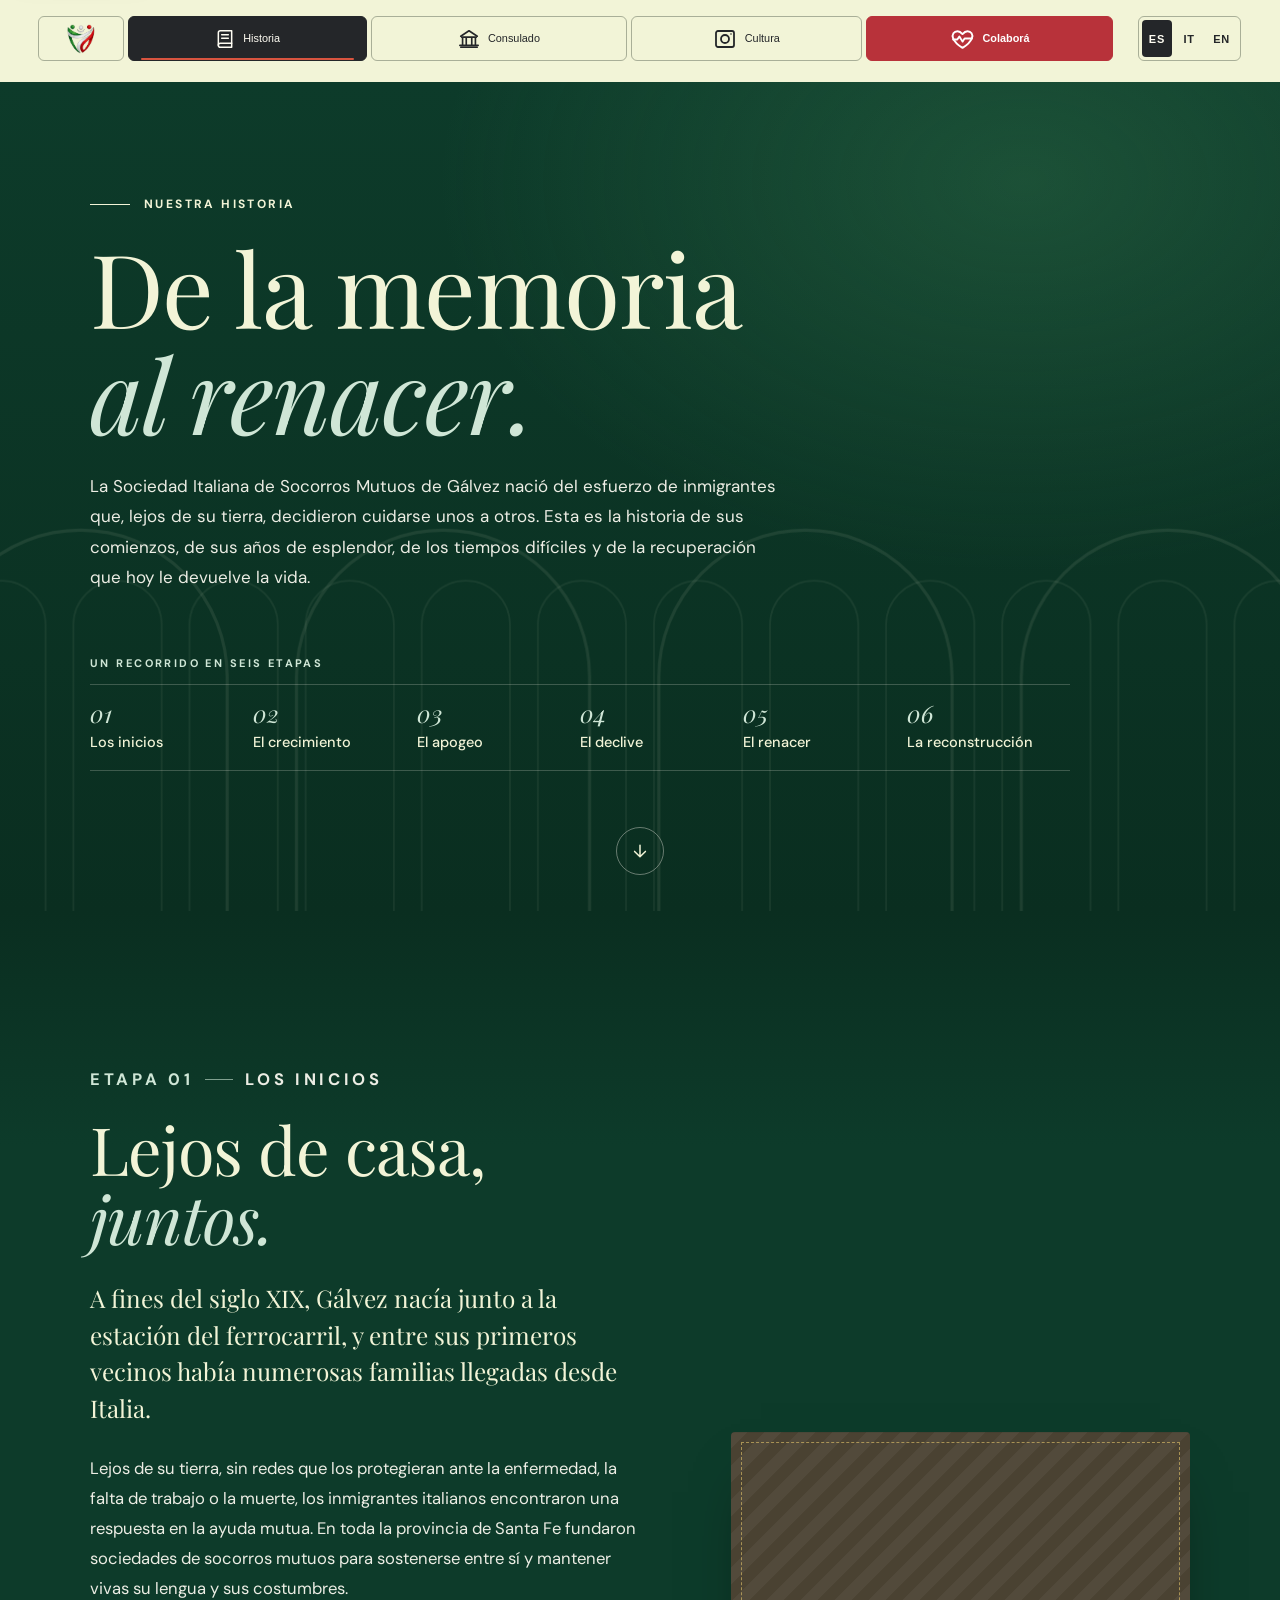
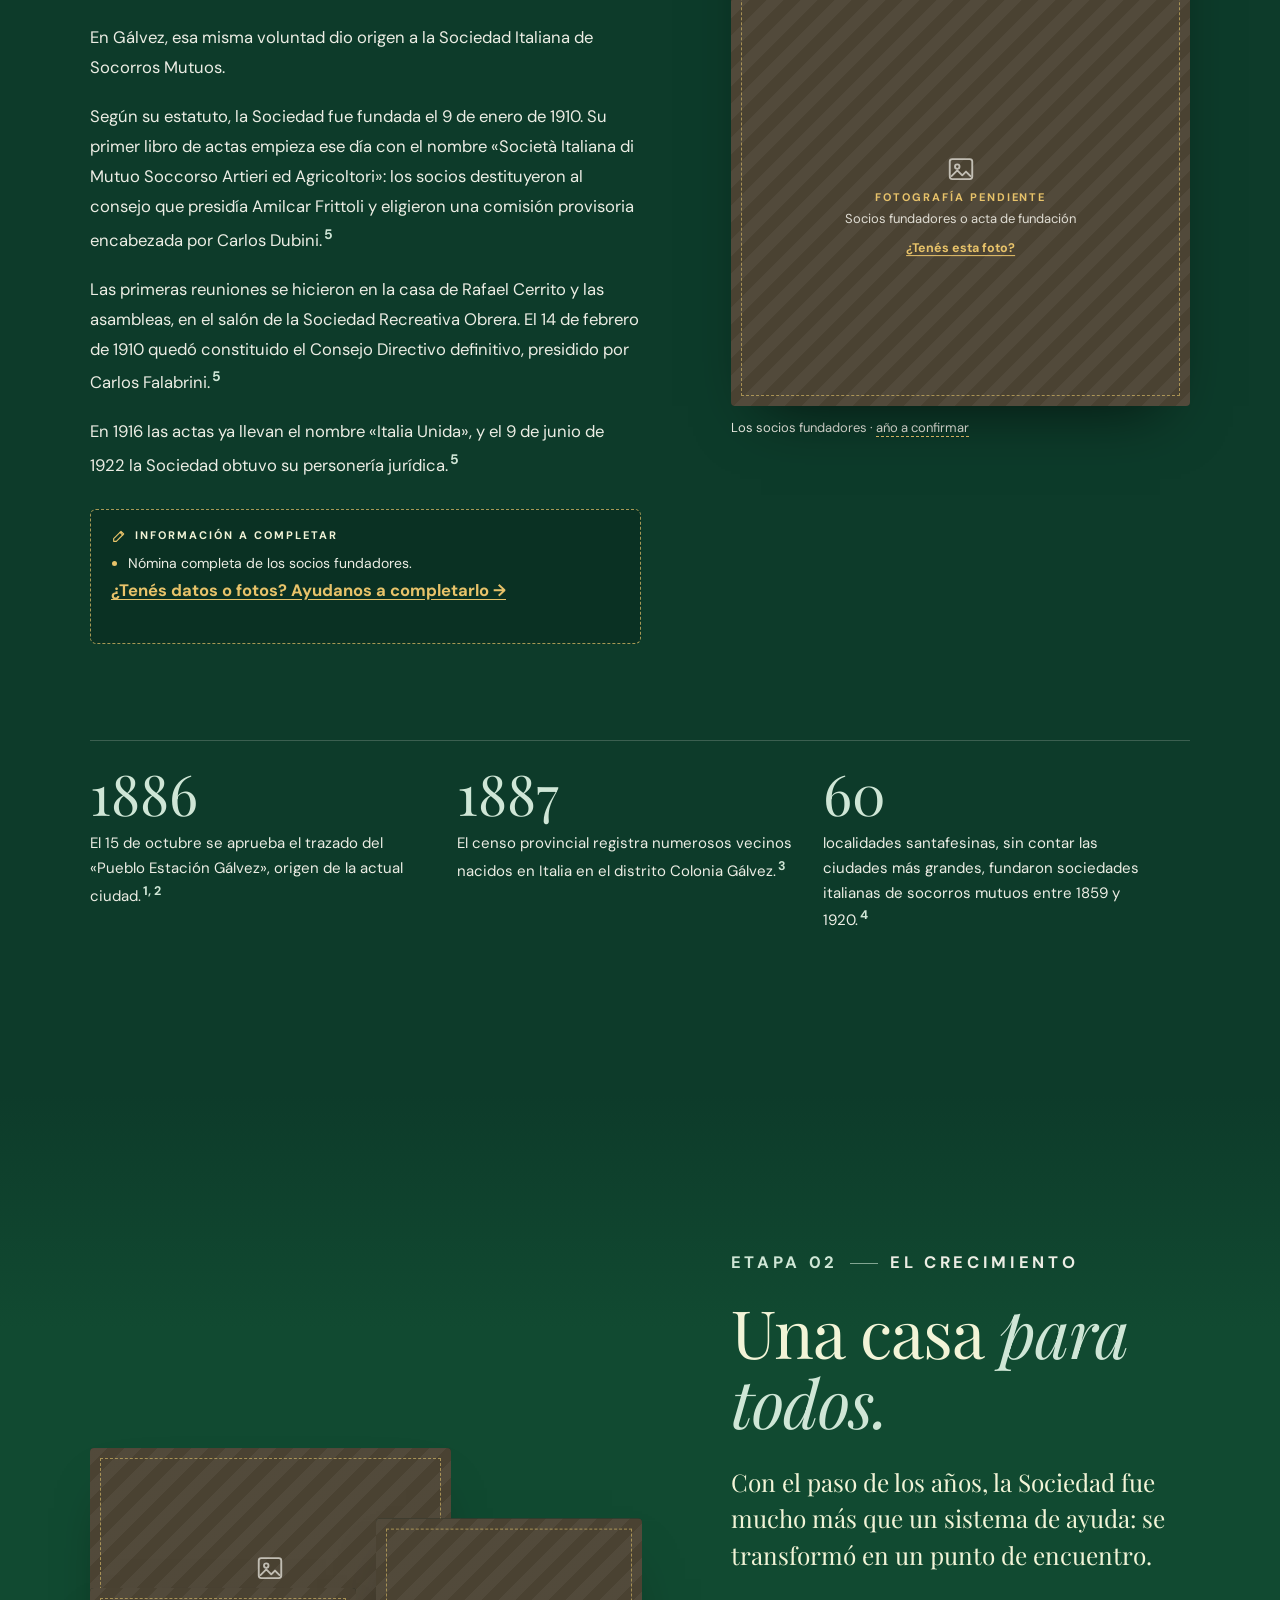
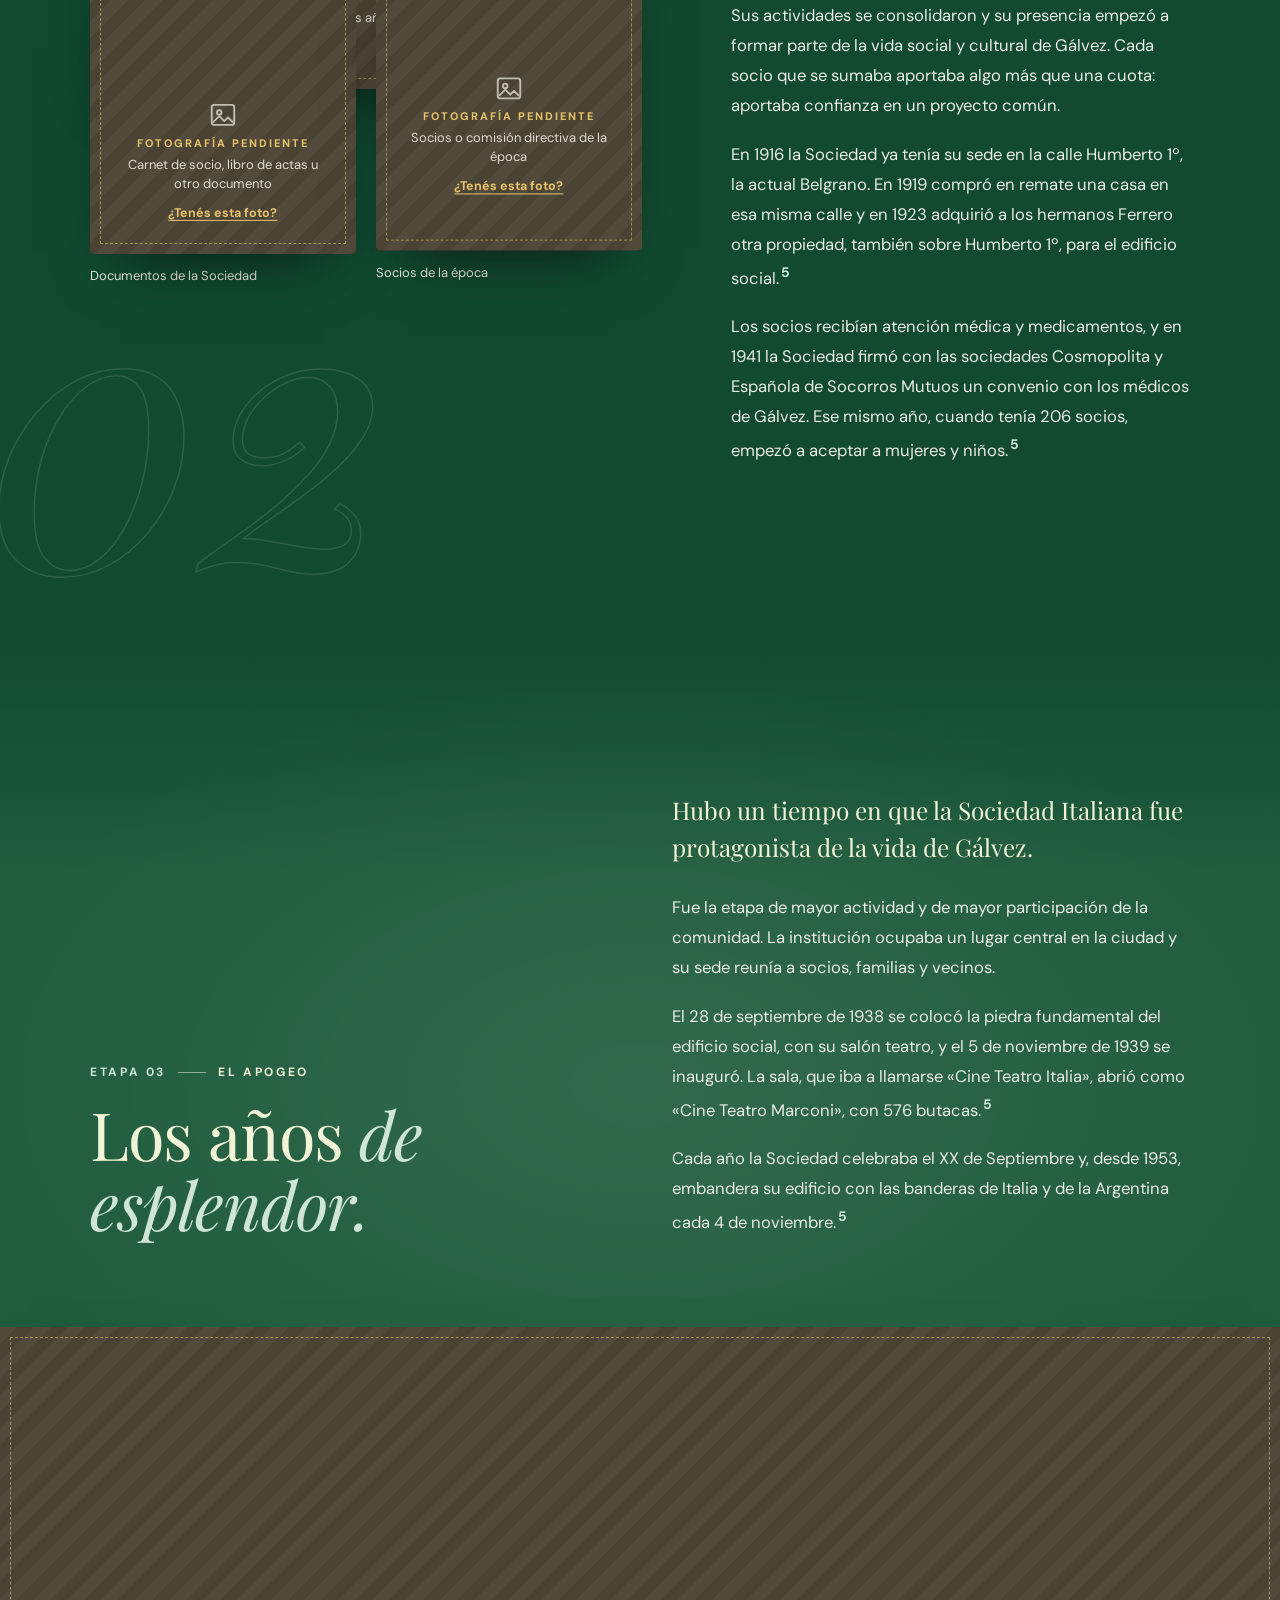
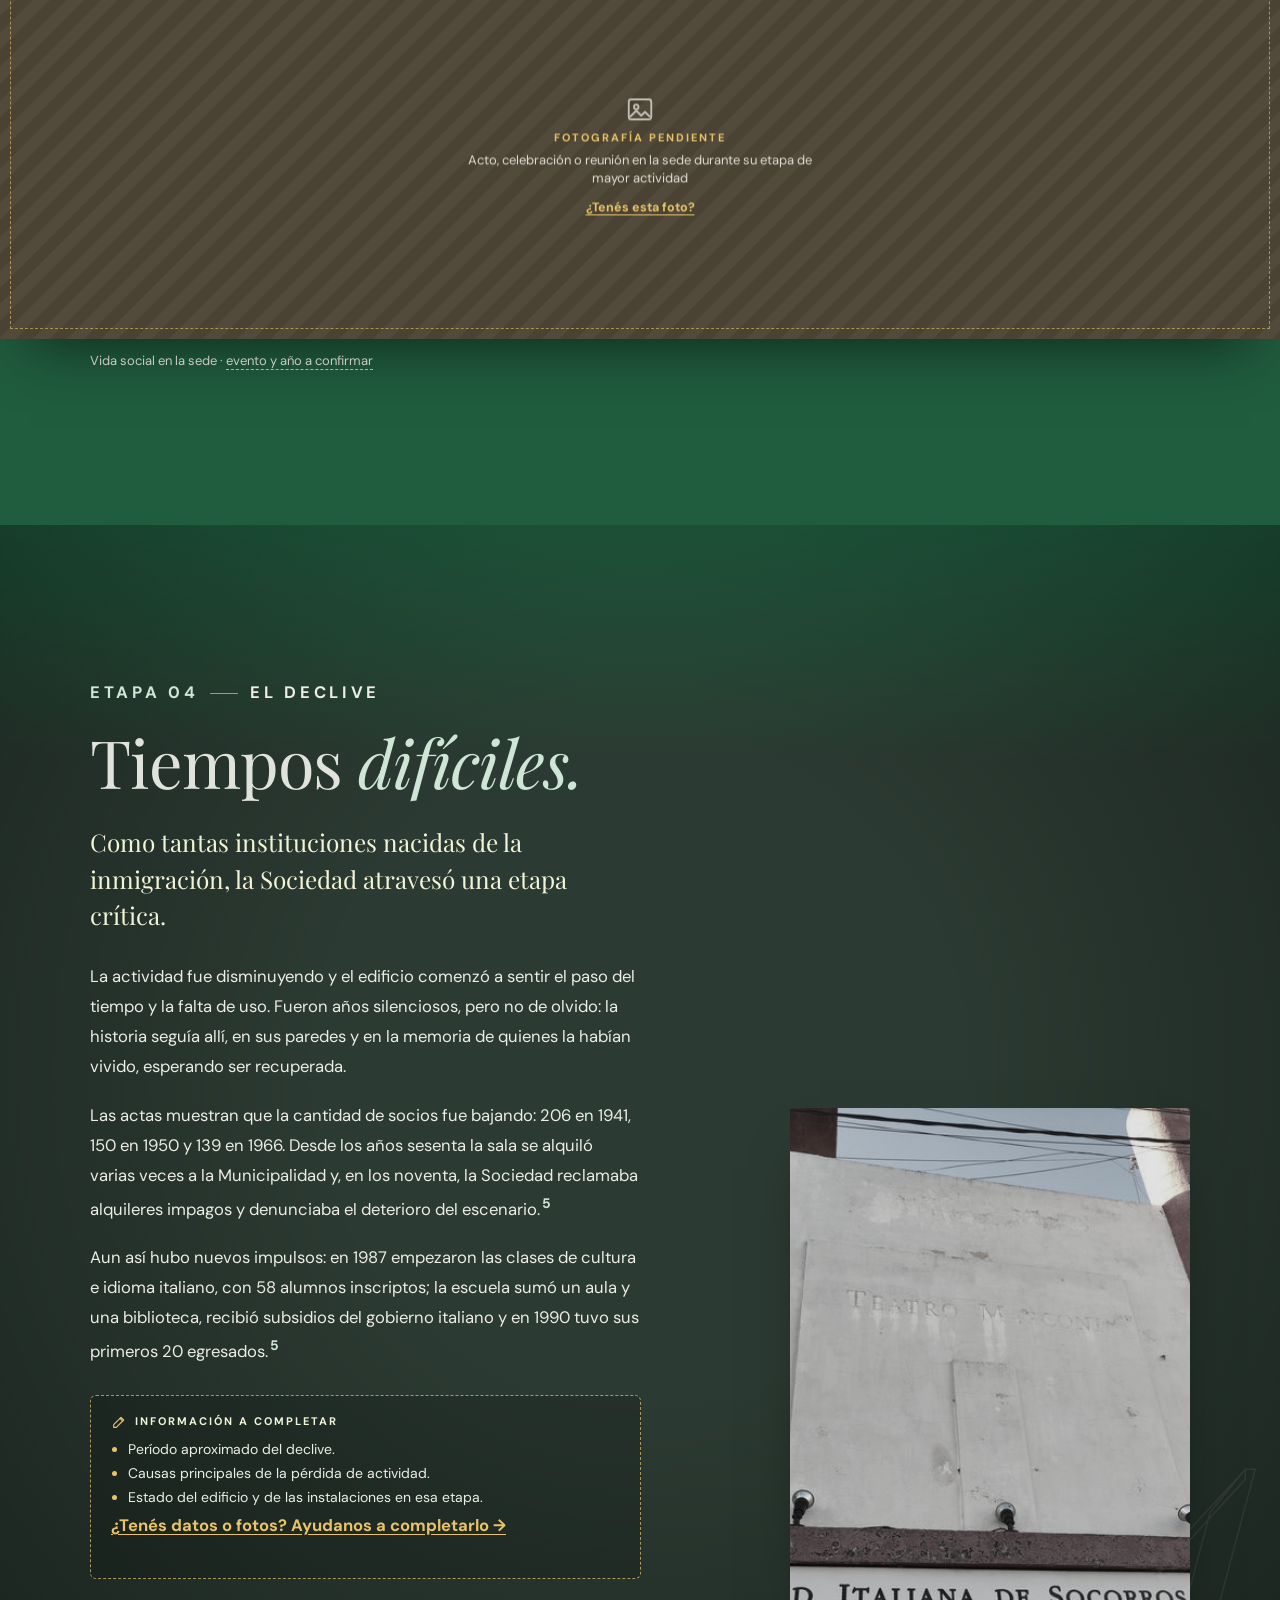
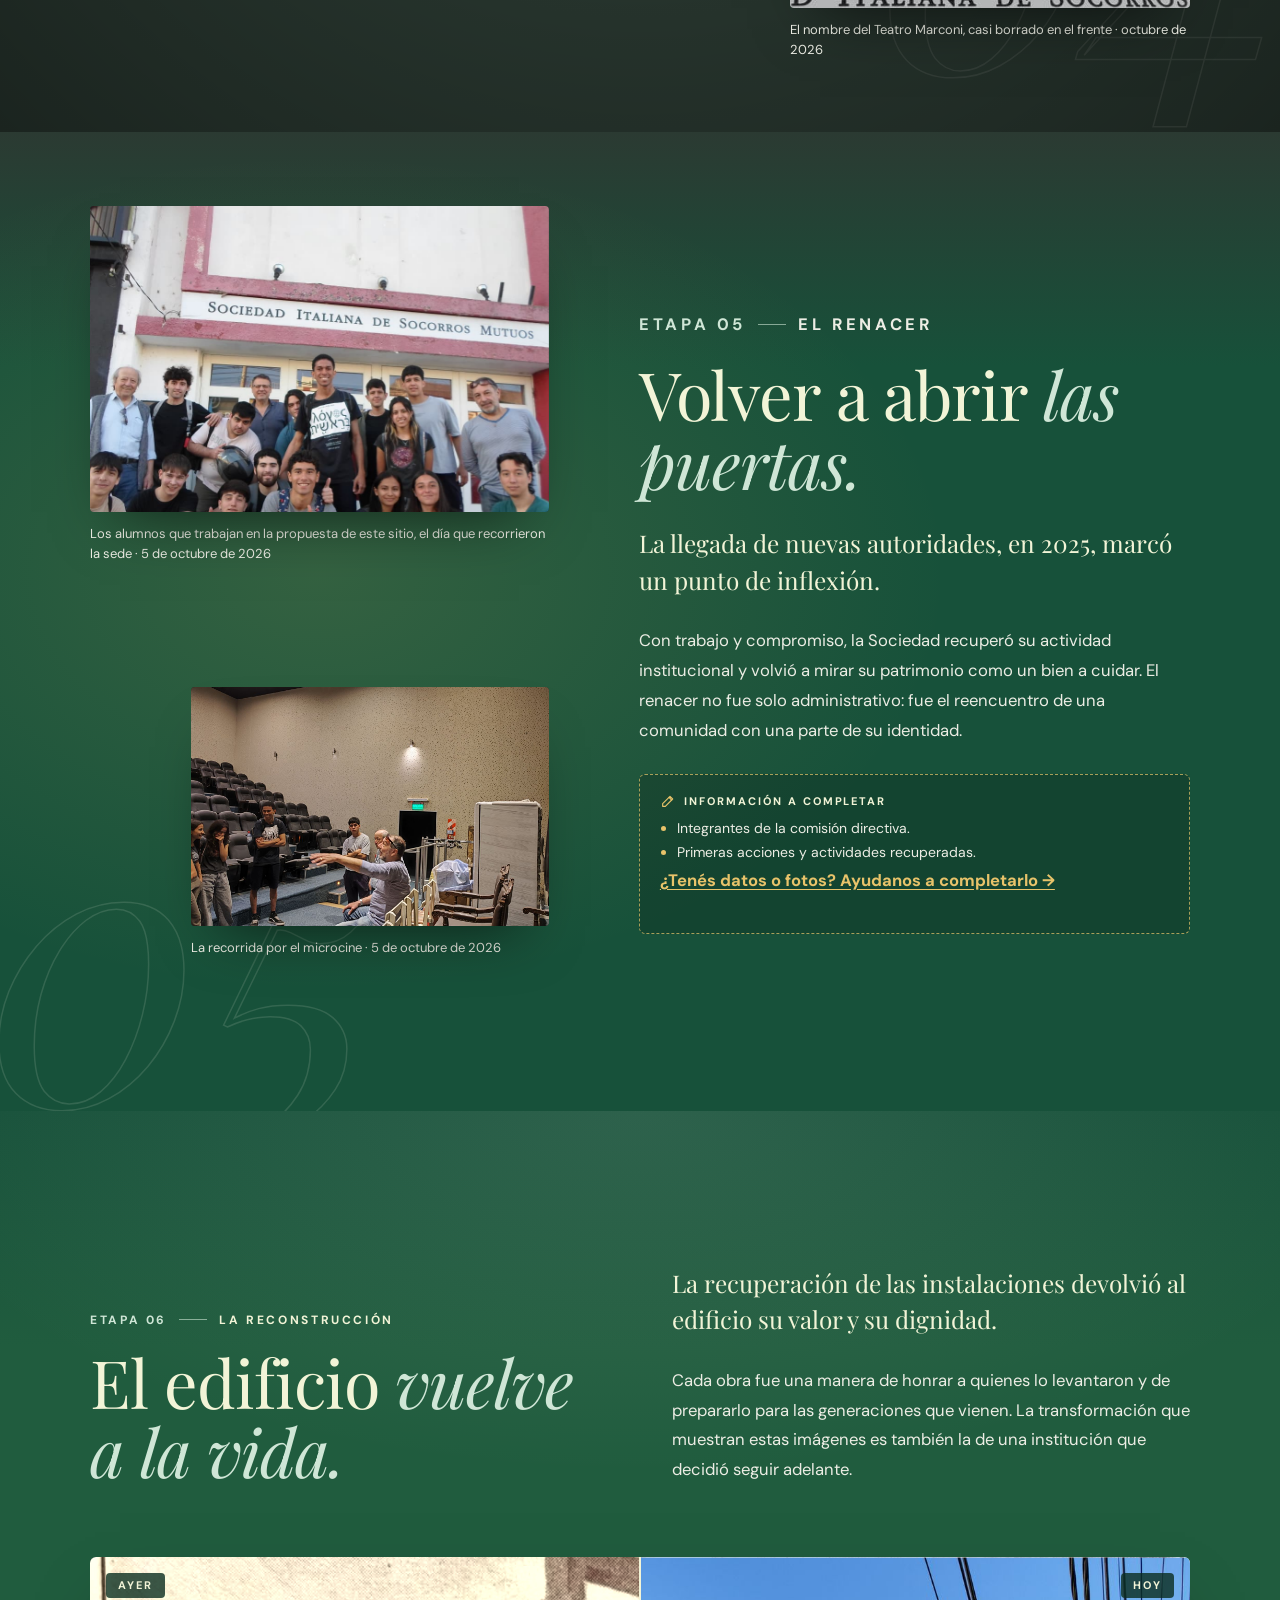
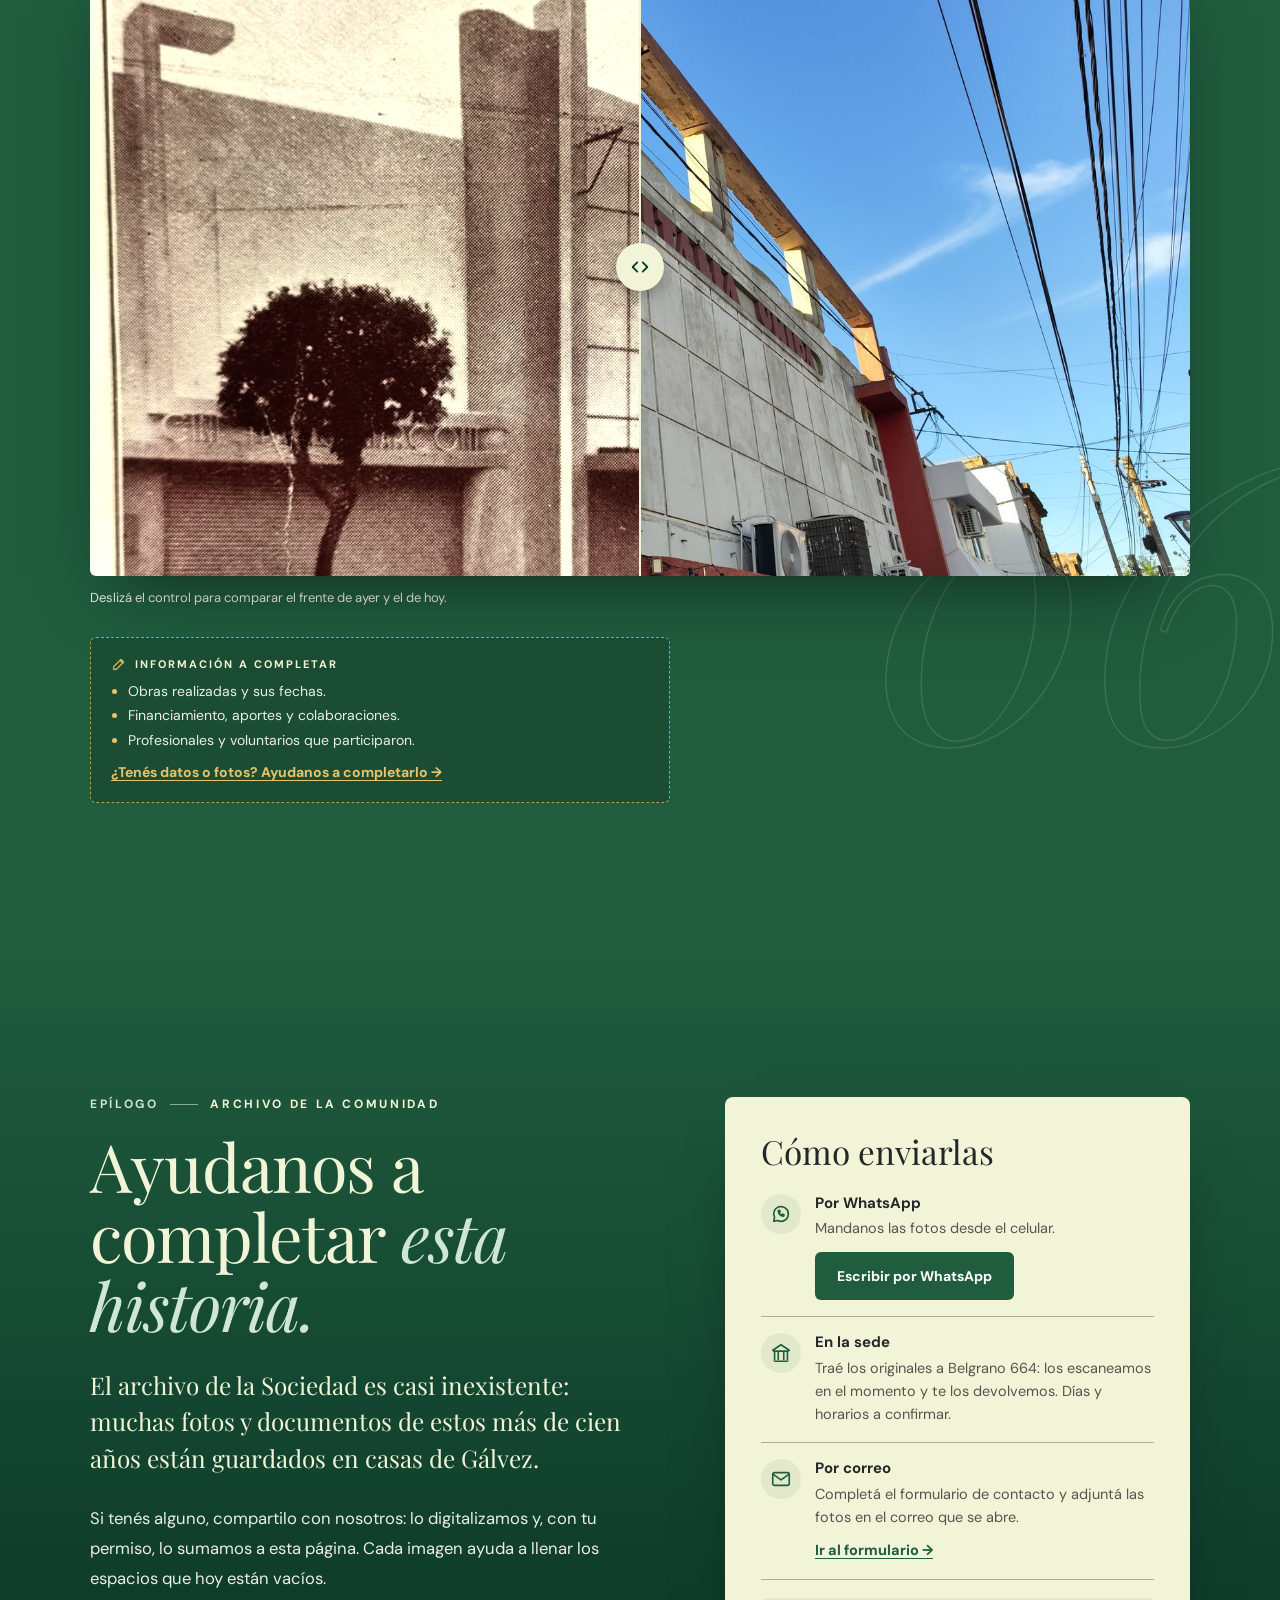
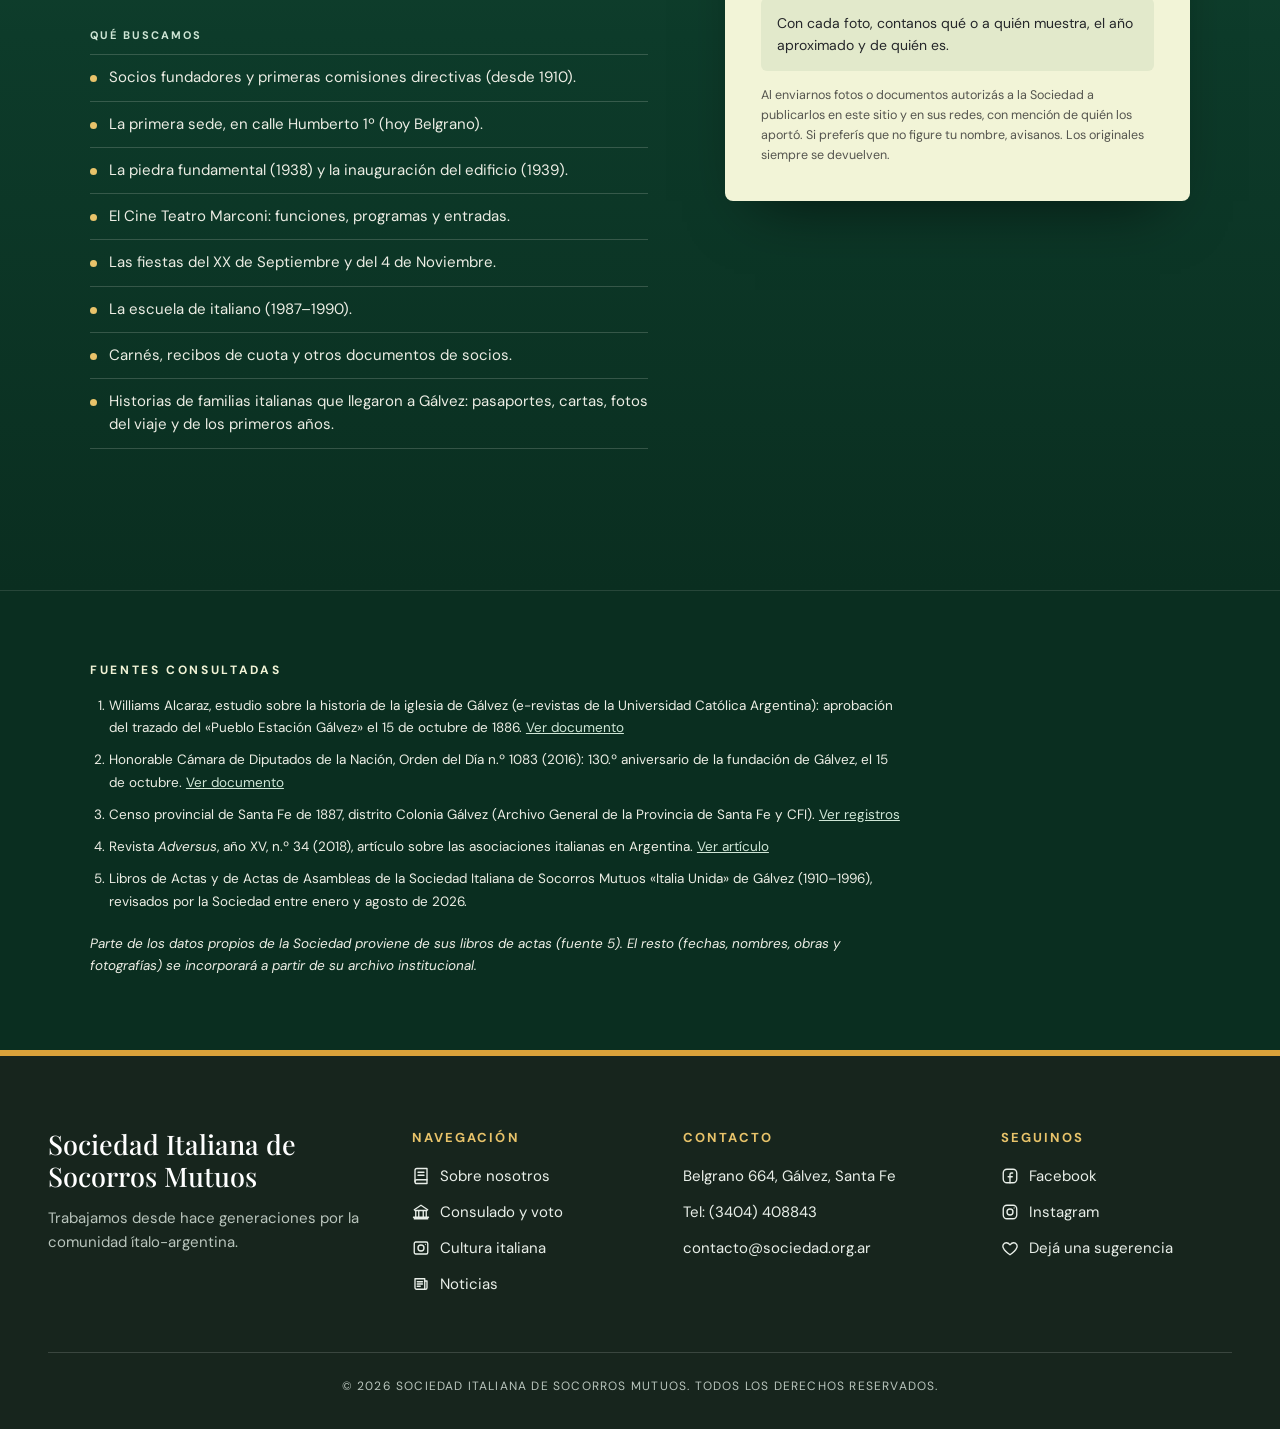
<file: historia.html>
<!DOCTYPE html>
<html lang="es">
<head>
<meta charset="UTF-8">
<meta name="viewport" content="width=device-width, initial-scale=1, viewport-fit=cover">
<title>Historia · Sociedad Italiana de Socorros Mutuos de Gálvez</title>
<!-- Vista previa al compartir el enlace (WhatsApp, Facebook, X…). Si cambia la dirección del sitio, actualizar og:url y og:image. -->
<meta property="og:type" content="website">
<meta property="og:site_name" content="Sociedad Italiana de Socorros Mutuos de Gálvez">
<meta property="og:locale" content="es_AR">
<meta property="og:locale:alternate" content="it_IT">
<meta property="og:locale:alternate" content="en_US">
<meta property="og:title" content="Historia · Sociedad Italiana de Socorros Mutuos de Gálvez">
<meta property="og:description" content="La historia de la Sociedad Italiana de Socorros Mutuos de Gálvez, Santa Fe: sus inicios, crecimiento, apogeo, declive, renacer y reconstrucción.">
<meta property="og:url" content="https://agustincordoba97-art.github.io/italia-unita/historia.html">
<meta property="og:image" content="https://agustincordoba97-art.github.io/italia-unita/img/compartir.jpg">
<meta property="og:image:width" content="1200">
<meta property="og:image:height" content="630">
<meta property="og:image:alt" content="Sociedad Italiana de Socorros Mutuos, Gálvez: ilustración del edificio social en una plaza.">
<meta name="twitter:card" content="summary_large_image">
<meta name="description" content="La historia de la Sociedad Italiana de Socorros Mutuos de Gálvez, Santa Fe: sus inicios, crecimiento, apogeo, declive, renacer y reconstrucción.">
<link rel="shortcut icon" href="img/logo.png" type="image/png">
<link rel="preconnect" href="https://fonts.googleapis.com">
<link rel="preconnect" href="https://fonts.gstatic.com" crossorigin>
<link href="https://fonts.googleapis.com/css2?family=DM+Sans:opsz,wght@9..40,400;9..40,500;9..40,700&family=Playfair+Display:ital,wght@0,400;0,500;1,400;1,500&display=swap" rel="stylesheet">
<link rel="stylesheet" href="css/base.css">
<link rel="stylesheet" href="css/sitio.css">
<link rel="stylesheet" href="css/historia.css">
<script src="js/historia.js" defer></script>
</head>
<body class="pagina-historia">

<!-- Iconos reutilizables -->
<svg class="sprite" aria-hidden="true">
  <symbol id="i-arriba" viewBox="0 0 24 24"><path d="M12 19V5M5.5 11.5L12 5l6.5 6.5" fill="none" stroke="currentColor" stroke-width="2" stroke-linecap="round" stroke-linejoin="round"/></symbol>
  <symbol id="i-abajo" viewBox="0 0 24 24"><path d="M12 5v14M5.5 12.5L12 19l6.5-6.5" fill="none" stroke="currentColor" stroke-width="1.8" stroke-linecap="round" stroke-linejoin="round"/></symbol>
  <symbol id="i-flecha" viewBox="0 0 24 24"><path d="M5 12h14M13 6l6 6-6 6" fill="none" stroke="currentColor" stroke-width="1.8" stroke-linecap="round" stroke-linejoin="round"/></symbol>
  <symbol id="i-img" viewBox="0 0 24 24"><g fill="none" stroke="currentColor" stroke-width="1.5" stroke-linejoin="round"><rect x="3" y="4" width="18" height="16" rx="2"/><circle cx="9" cy="10" r="1.8"/><path d="M4 18l5-5 4 4 3-3 4 4"/></g></symbol>
  <symbol id="i-lapiz" viewBox="0 0 24 24"><g fill="none" stroke="currentColor" stroke-width="1.7" stroke-linecap="round" stroke-linejoin="round"><path d="M4 20h4L19 9l-4-4L4 16z"/><path d="M13.5 6.5l4 4"/></g></symbol>
  <symbol id="i-comparar" viewBox="0 0 24 24"><path d="M9 7l-5 5 5 5M15 7l5 5-5 5" fill="none" stroke="currentColor" stroke-width="2" stroke-linecap="round" stroke-linejoin="round"/></symbol>
</svg>

<!-- Marca de posición: la flecha «volver arriba» aparece cuando esta zona sale de la pantalla -->
<div class="centinela" id="centinela" aria-hidden="true"></div>

<a class="saltar" href="#contenido" data-t="h-pag-1">Ir al contenido</a>
<!-- Menú principal del sitio (el mismo de index.html y consulado.html) -->
<header class="menu-sitio" id="inicio" tabindex="-1">
  <nav class="navigation" aria-label="Navegación principal" data-sitio="menu" data-pagina="historia"></nav>
  <script src="js/sitio.js"></script>
</header>

<main id="contenido">

  <!-- ═══ Banner de la página ═══ -->
  <section class="portada-historia" aria-labelledby="historia-titulo">
    <div class="capa-fondo" aria-hidden="true">
      <svg class="arcos arcos--lejos" viewBox="0 0 1400 500" preserveAspectRatio="xMidYMax slice" data-parallax="fondo" data-velocidad="0.5">
        <defs><pattern id="p-arcos-lejos" width="100" height="500" patternUnits="userSpaceOnUse"><path d="M12 500V230a38 38 0 0 1 76 0v270" fill="none" stroke="currentColor" stroke-width="1.5"/></pattern></defs>
        <rect width="1400" height="500" fill="url(#p-arcos-lejos)"/>
      </svg>
      <svg class="arcos arcos--cerca" viewBox="0 0 1400 500" preserveAspectRatio="xMidYMax slice" data-parallax="fondo" data-velocidad="0.22">
        <defs><pattern id="p-arcos-cerca" width="230" height="500" patternUnits="userSpaceOnUse"><path d="M22 500V210a93 93 0 0 1 186 0v290" fill="none" stroke="currentColor" stroke-width="2"/></pattern></defs>
        <rect width="1400" height="500" fill="url(#p-arcos-cerca)"/>
      </svg>
    </div>

    <div class="contenedor portada-contenido">
      <p class="eyebrow" data-t="h-pag-2">Nuestra historia</p>
      <h1 class="titulo" id="historia-titulo" data-t="h-pag-3">De la memoria <em>al renacer.</em></h1>
      <p class="lead" data-t="h-pag-4">La Sociedad Italiana de Socorros Mutuos de Gálvez nació del esfuerzo de inmigrantes que, lejos de su tierra, decidieron cuidarse unos a otros. Esta es la historia de sus comienzos, de sus años de esplendor, de los tiempos difíciles y de la recuperación que hoy le devuelve la vida.</p>

      <nav class="indice" aria-label="Etapas de la historia" data-t-attr="aria-label:h-a-indice">
        <p class="indice-titulo" data-t="h-pag-5">Un recorrido en seis etapas</p>
        <ol>
          <li><a href="#etapa-inicios" data-t="h-pag-6"><span>01</span>Los inicios</a></li>
          <li><a href="#etapa-crecimiento" data-t="h-pag-7"><span>02</span>El crecimiento</a></li>
          <li><a href="#etapa-apogeo" data-t="h-pag-8"><span>03</span>El apogeo</a></li>
          <li><a href="#etapa-declive" data-t="h-pag-9"><span>04</span>El declive</a></li>
          <li><a href="#etapa-renacer" data-t="h-pag-10"><span>05</span>El renacer</a></li>
          <li><a href="#etapa-reconstruccion" data-t="h-pag-11"><span>06</span>La reconstrucción</a></li>
        </ol>
      </nav>
    </div>

    <a class="bajar" href="#etapa-inicios" aria-label="Comenzar el recorrido" data-t-attr="aria-label:h-a-bajar"><svg aria-hidden="true"><use href="#i-abajo"/></svg></a>
  </section>

  <!--
    FOTOGRAFÍAS: cada espacio marcado como «Fotografía pendiente» se reemplaza
    sustituyendo el <div class="foto-pendiente"> por:
      <img src="img/historia/NOMBRE.jpg" alt="Descripción de la foto" loading="lazy" decoding="async">
    y quitando la clase «foto--pendiente» del <figure>. El recorte y el
    tratamiento de color de cada etapa ya están definidos en css/historia.css.
  -->

  <!-- ═══ 01 · Los inicios ═══ -->
  <section class="etapa etapa--inicios" id="etapa-inicios" aria-labelledby="t-inicios">
    <div class="etapa-fondo" aria-hidden="true"><span class="etapa-numeral" data-parallax="fondo" data-velocidad="0.4">01</span></div>

    <div class="contenedor etapa-grid">
      <div class="etapa-texto revelar">
        <p class="etapa-eyebrow" data-t="h-etapa-inicios-1"><span>Etapa 01</span>Los inicios</p>
        <h2 class="etapa-titulo" id="t-inicios" data-t="h-etapa-inicios-2">Lejos de casa, <em>juntos.</em></h2>
        <p class="entrada" data-t="h-etapa-inicios-3">A fines del siglo XIX, Gálvez nacía junto a la estación del ferrocarril, y entre sus primeros vecinos había numerosas familias llegadas desde Italia.</p>
        <p data-t="h-etapa-inicios-4">Lejos de su tierra, sin redes que los protegieran ante la enfermedad, la falta de trabajo o la muerte, los inmigrantes italianos encontraron una respuesta en la ayuda mutua. En toda la provincia de Santa Fe fundaron sociedades de socorros mutuos para sostenerse entre sí y mantener vivas su lengua y sus costumbres.</p>
        <p data-t="h-etapa-inicios-5">En Gálvez, esa misma voluntad dio origen a la Sociedad Italiana de Socorros Mutuos.</p>

        <!-- PENDIENTE. Pista a verificar con el acta fundacional: un directorio comercial
             consigna la «Mutual Sociedad Italiana de Socorros Mutuos Italia Unida»
             (Belgrano 654, Gálvez) con fecha de constitución 8/1/1910. No es fuente histórica. -->
        <p data-t="h-actas-1">Según su estatuto, la Sociedad fue fundada el 9 de enero de 1910. Su primer libro de actas empieza ese día con el nombre «Società Italiana di Mutuo Soccorso Artieri ed Agricoltori»: los socios destituyeron al consejo que presidía Amilcar Frittoli y eligieron una comisión provisoria encabezada por Carlos Dubini.<sup><a href="#fuente-5" aria-label="Fuente 5">5</a></sup></p>
        <p data-t="h-actas-2">Las primeras reuniones se hicieron en la casa de Rafael Cerrito y las asambleas, en el salón de la Sociedad Recreativa Obrera. El 14 de febrero de 1910 quedó constituido el Consejo Directivo definitivo, presidido por Carlos Falabrini.<sup><a href="#fuente-5" aria-label="Fuente 5">5</a></sup></p>
        <p data-t="h-actas-3">En 1916 las actas ya llevan el nombre «Italia Unida», y el 9 de junio de 1922 la Sociedad obtuvo su personería jurídica.<sup><a href="#fuente-5" aria-label="Fuente 5">5</a></sup></p>
        <aside class="pendiente" aria-label="Información a completar" data-t-attr="aria-label:h-a-pendiente">
          <p class="pendiente-titulo"><svg aria-hidden="true"><use href="#i-lapiz"/></svg><span data-t="h-etapa-inicios-6">Información a completar</span></p>
          <ul><li data-t="h-actas-pend-1">Nómina completa de los socios fundadores.</li></ul>
          <p class="pendiente-ayuda"><a href="#archivo" data-t="h-archivo-dato">¿Tenés datos o fotos? Ayudanos a completarlo →</a></p>
        </aside>
      </div>

      <figure class="foto foto--vertical foto--archivo foto--pendiente" data-parallax="marco" data-velocidad="0.08">
        <div class="foto-ventana">
          <div class="foto-capa" data-parallax="interior" data-velocidad="0.14">
            <div class="foto-pendiente"><svg aria-hidden="true"><use href="#i-img"/></svg><strong data-t="h-etapa-inicios-10">Fotografía pendiente</strong><span data-t="h-etapa-inicios-11">Socios fundadores o acta de fundación</span><a class="foto-pedido" href="#archivo" data-t="h-archivo-foto">¿Tenés esta foto?</a></div>
          </div>
        </div>
        <figcaption class="foto-pie" data-t="h-etapa-inicios-12">Los socios fundadores · <span class="falta">año a confirmar</span></figcaption>
      </figure>
    </div>

    <div class="contenedor">
      <ul class="contexto revelar" aria-label="Gálvez en sus orígenes" data-t-attr="aria-label:h-a-contexto">
        <li>
          <span class="contexto-dato">1886</span>
          <p data-t="h-etapa-inicios-13">El 15 de octubre se aprueba el trazado del «Pueblo Estación Gálvez», origen de la actual ciudad.<sup><a href="#fuente-1" aria-label="Fuentes 1 y 2">1, 2</a></sup></p>
        </li>
        <li>
          <span class="contexto-dato">1887</span>
          <p data-t="h-etapa-inicios-14">El censo provincial registra numerosos vecinos nacidos en Italia en el distrito Colonia Gálvez.<sup><a href="#fuente-3" aria-label="Fuente 3">3</a></sup></p>
        </li>
        <li>
          <span class="contexto-dato">60</span>
          <p data-t="h-etapa-inicios-15">localidades santafesinas, sin contar las ciudades más grandes, fundaron sociedades italianas de socorros mutuos entre 1859 y 1920.<sup><a href="#fuente-4" aria-label="Fuente 4">4</a></sup></p>
        </li>
      </ul>
    </div>
  </section>

  <!-- ═══ 02 · El crecimiento ═══ -->
  <section class="etapa etapa--crecimiento" id="etapa-crecimiento" aria-labelledby="t-crecimiento">
    <div class="etapa-fondo" aria-hidden="true"><span class="etapa-numeral" data-parallax="fondo" data-velocidad="0.42">02</span></div>

    <div class="contenedor etapa-grid etapa-grid--invertida">
      <div class="collage">
        <figure class="foto foto--horizontal foto--archivo foto--pendiente" data-parallax="marco" data-velocidad="0.16">
          <div class="foto-ventana">
            <div class="foto-capa" data-parallax="interior" data-velocidad="0.1">
              <div class="foto-pendiente"><svg aria-hidden="true"><use href="#i-img"/></svg><strong data-t="h-etapa-crecimiento-1">Fotografía pendiente</strong><span data-t="h-etapa-crecimiento-2">Fachada del edificio en sus primeros años</span><a class="foto-pedido" href="#archivo" data-t="h-archivo-foto">¿Tenés esta foto?</a></div>
            </div>
          </div>
          <figcaption class="foto-pie" data-t="h-etapa-crecimiento-3">El edificio social · <span class="falta">año a confirmar</span></figcaption>
        </figure>
        <figure class="foto foto--vertical foto--archivo foto--pendiente" data-parallax="marco" data-velocidad="0.02">
          <div class="foto-ventana">
            <div class="foto-capa" data-parallax="interior" data-velocidad="0.1">
              <div class="foto-pendiente"><svg aria-hidden="true"><use href="#i-img"/></svg><strong data-t="h-etapa-crecimiento-4">Fotografía pendiente</strong><span data-t="h-etapa-crecimiento-5">Socios o comisión directiva de la época</span><a class="foto-pedido" href="#archivo" data-t="h-archivo-foto">¿Tenés esta foto?</a></div>
            </div>
          </div>
          <figcaption class="foto-pie" data-t="h-etapa-crecimiento-6">Socios de la época</figcaption>
        </figure>
        <figure class="foto foto--cuadrada foto--archivo foto--pendiente" data-parallax="marco" data-velocidad="-0.1">
          <div class="foto-ventana">
            <div class="foto-capa" data-parallax="interior" data-velocidad="0.1">
              <div class="foto-pendiente"><svg aria-hidden="true"><use href="#i-img"/></svg><strong data-t="h-etapa-crecimiento-7">Fotografía pendiente</strong><span data-t="h-etapa-crecimiento-8">Carnet de socio, libro de actas u otro documento</span><a class="foto-pedido" href="#archivo" data-t="h-archivo-foto">¿Tenés esta foto?</a></div>
            </div>
          </div>
          <figcaption class="foto-pie" data-t="h-etapa-crecimiento-9">Documentos de la Sociedad</figcaption>
        </figure>
      </div>

      <div class="etapa-texto revelar">
        <p class="etapa-eyebrow" data-t="h-etapa-crecimiento-10"><span>Etapa 02</span>El crecimiento</p>
        <h2 class="etapa-titulo" id="t-crecimiento" data-t="h-etapa-crecimiento-11">Una casa <em>para todos.</em></h2>
        <p class="entrada" data-t="h-etapa-crecimiento-12">Con el paso de los años, la Sociedad fue mucho más que un sistema de ayuda: se transformó en un punto de encuentro.</p>
        <p data-t="h-etapa-crecimiento-13">Sus actividades se consolidaron y su presencia empezó a formar parte de la vida social y cultural de Gálvez. Cada socio que se sumaba aportaba algo más que una cuota: aportaba confianza en un proyecto común.</p>
        <p data-t="h-actas-4">En 1916 la Sociedad ya tenía su sede en la calle Humberto 1º, la actual Belgrano. En 1919 compró en remate una casa en esa misma calle y en 1923 adquirió a los hermanos Ferrero otra propiedad, también sobre Humberto 1º, para el edificio social.<sup><a href="#fuente-5" aria-label="Fuente 5">5</a></sup></p>
        <p data-t="h-actas-5">Los socios recibían atención médica y medicamentos, y en 1941 la Sociedad firmó con las sociedades Cosmopolita y Española de Socorros Mutuos un convenio con los médicos de Gálvez. Ese mismo año, cuando tenía 206 socios, empezó a aceptar a mujeres y niños.<sup><a href="#fuente-5" aria-label="Fuente 5">5</a></sup></p>
      </div>
    </div>
  </section>

  <!-- ═══ 03 · El apogeo ═══ -->
  <section class="etapa etapa--apogeo" id="etapa-apogeo" aria-labelledby="t-apogeo">
    <div class="etapa-fondo" aria-hidden="true"><span class="etapa-numeral" data-parallax="fondo" data-velocidad="0.38">03</span></div>

    <div class="contenedor apogeo-cabecera revelar">
      <div>
        <p class="etapa-eyebrow" data-t="h-etapa-apogeo-1"><span>Etapa 03</span>El apogeo</p>
        <h2 class="etapa-titulo" id="t-apogeo" data-t="h-etapa-apogeo-2">Los años <em>de esplendor.</em></h2>
      </div>
      <div class="etapa-texto">
        <p class="entrada" data-t="h-etapa-apogeo-3">Hubo un tiempo en que la Sociedad Italiana fue protagonista de la vida de Gálvez.</p>
        <p data-t="h-etapa-apogeo-4">Fue la etapa de mayor actividad y de mayor participación de la comunidad. La institución ocupaba un lugar central en la ciudad y su sede reunía a socios, familias y vecinos.</p>
        <p data-t="h-actas-6">El 28 de septiembre de 1938 se colocó la piedra fundamental del edificio social, con su salón teatro, y el 5 de noviembre de 1939 se inauguró. La sala, que iba a llamarse «Cine Teatro Italia», abrió como «Cine Teatro Marconi», con 576 butacas.<sup><a href="#fuente-5" aria-label="Fuente 5">5</a></sup></p>
        <p data-t="h-actas-7">Cada año la Sociedad celebraba el XX de Septiembre y, desde 1953, embandera su edificio con las banderas de Italia y de la Argentina cada 4 de noviembre.<sup><a href="#fuente-5" aria-label="Fuente 5">5</a></sup></p>
      </div>
    </div>

    <figure class="foto foto--banda foto--archivo foto--pendiente">
      <div class="foto-ventana">
        <div class="foto-capa" data-parallax="interior" data-velocidad="0.3" data-recorrido="0.2">
          <div class="foto-pendiente"><svg aria-hidden="true"><use href="#i-img"/></svg><strong data-t="h-etapa-apogeo-5">Fotografía pendiente</strong><span data-t="h-etapa-apogeo-6">Acto, celebración o reunión en la sede durante su etapa de mayor actividad</span><a class="foto-pedido" href="#archivo" data-t="h-archivo-foto">¿Tenés esta foto?</a></div>
        </div>
      </div>
      <figcaption class="foto-pie contenedor" data-t="h-etapa-apogeo-7">Vida social en la sede · <span class="falta">evento y año a confirmar</span></figcaption>
    </figure>

  </section>

  <!-- ═══ 04 · El declive ═══ -->
  <section class="etapa etapa--declive" id="etapa-declive" aria-labelledby="t-declive">
    <div class="etapa-fondo" aria-hidden="true"><span class="etapa-numeral" data-parallax="fondo" data-velocidad="0.45">04</span></div>

    <div class="contenedor etapa-grid">
      <div class="etapa-texto revelar">
        <p class="etapa-eyebrow" data-t="h-etapa-declive-1"><span>Etapa 04</span>El declive</p>
        <h2 class="etapa-titulo" id="t-declive" data-t="h-etapa-declive-2">Tiempos <em>difíciles.</em></h2>
        <p class="entrada" data-t="h-etapa-declive-3">Como tantas instituciones nacidas de la inmigración, la Sociedad atravesó una etapa crítica.</p>
        <p data-t="h-etapa-declive-4">La actividad fue disminuyendo y el edificio comenzó a sentir el paso del tiempo y la falta de uso. Fueron años silenciosos, pero no de olvido: la historia seguía allí, en sus paredes y en la memoria de quienes la habían vivido, esperando ser recuperada.</p>
        <p data-t="h-actas-8">Las actas muestran que la cantidad de socios fue bajando: 206 en 1941, 150 en 1950 y 139 en 1966. Desde los años sesenta la sala se alquiló varias veces a la Municipalidad y, en los noventa, la Sociedad reclamaba alquileres impagos y denunciaba el deterioro del escenario.<sup><a href="#fuente-5" aria-label="Fuente 5">5</a></sup></p>
        <p data-t="h-actas-9">Aun así hubo nuevos impulsos: en 1987 empezaron las clases de cultura e idioma italiano, con 58 alumnos inscriptos; la escuela sumó un aula y una biblioteca, recibió subsidios del gobierno italiano y en 1990 tuvo sus primeros 20 egresados.<sup><a href="#fuente-5" aria-label="Fuente 5">5</a></sup></p>
        <aside class="pendiente" aria-label="Información a completar" data-t-attr="aria-label:h-a-pendiente">
          <p class="pendiente-titulo"><svg aria-hidden="true"><use href="#i-lapiz"/></svg><span data-t="h-etapa-declive-5">Información a completar</span></p>
          <ul>
            <li data-t="h-etapa-declive-6">Período aproximado del declive.</li>
            <li data-t="h-etapa-declive-7">Causas principales de la pérdida de actividad.</li>
            <li data-t="h-etapa-declive-8">Estado del edificio y de las instalaciones en esa etapa.</li>
          </ul>
          <p class="pendiente-ayuda"><a href="#archivo" data-t="h-archivo-dato">¿Tenés datos o fotos? Ayudanos a completarlo →</a></p>
        </aside>
      </div>

      <figure class="foto foto--vertical foto--declive" data-parallax="marco" data-velocidad="0.2">
        <div class="foto-ventana">
          <div class="foto-capa" data-parallax="interior" data-velocidad="0.08">
            <img src="img/estado-actual/fachada-teatro-marconi-800.jpg"
                 srcset="img/estado-actual/fachada-teatro-marconi-800.jpg 800w, img/estado-actual/fachada-teatro-marconi-1600.jpg 1600w"
                 sizes="(max-width:900px) 90vw, 480px" style="object-position:61% 50%"
                 alt="El frente del edificio: sobre el cartel de la Sociedad, las letras «Teatro Marconi» casi borradas." data-t-attr="alt:h-etapa-declive-12"
                 loading="lazy" decoding="async">
          </div>
        </div>
        <figcaption class="foto-pie" data-t="h-etapa-declive-11">El nombre del Teatro Marconi, casi borrado en el frente · octubre de 2026</figcaption>
      </figure>
    </div>
  </section>

  <!-- ═══ 05 · El renacer ═══ -->
  <section class="etapa etapa--renacer" id="etapa-renacer" aria-labelledby="t-renacer">
    <div class="etapa-fondo" aria-hidden="true"><span class="etapa-numeral" data-parallax="fondo" data-velocidad="0.4">05</span></div>

    <div class="contenedor etapa-grid etapa-grid--invertida">
      <!-- La recorrida del 5 de octubre de 2026: los alumnos que trabajan en la propuesta de este sitio. -->
      <div class="renacer-fotos">
        <figure class="foto foto--horizontal foto--actual" data-parallax="marco" data-velocidad="-0.16">
          <div class="foto-ventana">
            <div class="foto-capa" data-parallax="interior" data-velocidad="0.1">
              <img src="img/historia/recorrida-frente.jpeg" alt="Un grupo de alumnos y adultos frente a la entrada de la Sociedad Italiana." data-t-attr="alt:h-etapa-renacer-13" loading="lazy" decoding="async">
            </div>
          </div>
          <figcaption class="foto-pie" data-t="h-etapa-renacer-3">Los alumnos que trabajan en la propuesta de este sitio, el día que recorrieron la sede · 5 de octubre de 2026</figcaption>
        </figure>
        <figure class="foto foto--actual">
          <div class="foto-ventana">
            <div class="foto-capa">
              <img src="img/historia/recorrida-microcine.jpg" alt="Alumnos en el microcine escuchan una explicación durante la recorrida." data-t-attr="alt:h-etapa-renacer-14" loading="lazy" decoding="async">
            </div>
          </div>
          <figcaption class="foto-pie" data-t="h-etapa-renacer-12">La recorrida por el microcine · 5 de octubre de 2026</figcaption>
        </figure>
      </div>

      <div class="etapa-texto revelar">
        <p class="etapa-eyebrow" data-t="h-etapa-renacer-4"><span>Etapa 05</span>El renacer</p>
        <h2 class="etapa-titulo" id="t-renacer" data-t="h-etapa-renacer-5">Volver a abrir <em>las puertas.</em></h2>
        <p class="entrada" data-t="h-etapa-renacer-6">La llegada de nuevas autoridades, en 2025, marcó un punto de inflexión.</p>
        <p data-t="h-etapa-renacer-7">Con trabajo y compromiso, la Sociedad recuperó su actividad institucional y volvió a mirar su patrimonio como un bien a cuidar. El renacer no fue solo administrativo: fue el reencuentro de una comunidad con una parte de su identidad.</p>
        <aside class="pendiente" aria-label="Información a completar" data-t-attr="aria-label:h-a-pendiente">
          <p class="pendiente-titulo"><svg aria-hidden="true"><use href="#i-lapiz"/></svg><span data-t="h-etapa-renacer-8">Información a completar</span></p>
          <ul>
            <li data-t="h-etapa-renacer-10">Integrantes de la comisión directiva.</li>
            <li data-t="h-etapa-renacer-11">Primeras acciones y actividades recuperadas.</li>
          </ul>
          <p class="pendiente-ayuda"><a href="#archivo" data-t="h-archivo-dato">¿Tenés datos o fotos? Ayudanos a completarlo →</a></p>
        </aside>
      </div>
    </div>
  </section>

  <!-- ═══ 06 · La reconstrucción ═══ -->
  <section class="etapa etapa--reconstruccion" id="etapa-reconstruccion" aria-labelledby="t-reconstruccion">
    <div class="etapa-fondo" aria-hidden="true"><span class="etapa-numeral" data-parallax="fondo" data-velocidad="0.4">06</span></div>

    <div class="contenedor reconstruccion-cabecera revelar">
      <div>
        <p class="etapa-eyebrow" data-t="h-etapa-reconstruccion-1"><span>Etapa 06</span>La reconstrucción</p>
        <h2 class="etapa-titulo" id="t-reconstruccion" data-t="h-etapa-reconstruccion-2">El edificio <em>vuelve a la vida.</em></h2>
      </div>
      <div class="etapa-texto">
        <p class="entrada" data-t="h-etapa-reconstruccion-3">La recuperación de las instalaciones devolvió al edificio su valor y su dignidad.</p>
        <p data-t="h-etapa-reconstruccion-4">Cada obra fue una manera de honrar a quienes lo levantaron y de prepararlo para las generaciones que vienen. La transformación que muestran estas imágenes es también la de una institución que decidió seguir adelante.</p>
      </div>
    </div>

    <div class="contenedor">
      <!-- Ayer y hoy del frente: foto de archivo y foto de octubre de 2026 desde un ángulo parecido.
           Cuando terminen las obras, «hoy» puede reemplazarse por una foto nueva con el mismo encuadre. -->
      <div class="comparador revelar" id="comparador">
        <div class="comparador-capa foto--archivo">
          <img src="img/historia/edificio-antes.jpeg"
               alt="El frente del edificio en una foto de archivo" data-t-attr="alt:h-etapa-reconstruccion-6"
               loading="lazy" decoding="async">
        </div>
        <div class="comparador-capa comparador-despues foto--actual">
          <img src="img/historia/frente-2026.jpg"
               alt="El frente del edificio en octubre de 2026, desde un ángulo parecido" data-t-attr="alt:h-etapa-reconstruccion-8"
               loading="lazy" decoding="async">
        </div>
        <span class="comparador-etiqueta comparador-etiqueta--antes" aria-hidden="true" data-t="h-etapa-reconstruccion-9">Ayer</span>
        <span class="comparador-etiqueta comparador-etiqueta--despues" aria-hidden="true" data-t="h-etapa-reconstruccion-10">Hoy</span>
        <span class="comparador-linea" aria-hidden="true"><span class="comparador-mango"><svg><use href="#i-comparar"/></svg></span></span>
        <input class="comparador-control" type="range" min="0" max="100" value="50" step="1" aria-label="Comparar el frente del edificio, ayer y hoy" data-t-attr="aria-label:h-a-comparador" aria-valuetext="Ayer 50 %, hoy 50 %">
      </div>
      <p class="comparador-ayuda" data-t="h-etapa-reconstruccion-11">Deslizá el control para comparar el frente de ayer y el de hoy.</p>

      

      <aside class="pendiente revelar" aria-label="Información a completar" data-t-attr="aria-label:h-a-pendiente">
        <p class="pendiente-titulo"><svg aria-hidden="true"><use href="#i-lapiz"/></svg><span data-t="h-etapa-reconstruccion-12">Información a completar</span></p>
        <ul>
          <li data-t="h-etapa-reconstruccion-13">Obras realizadas y sus fechas.</li>
          <li data-t="h-etapa-reconstruccion-14">Financiamiento, aportes y colaboraciones.</li>
          <li data-t="h-etapa-reconstruccion-15">Profesionales y voluntarios que participaron.</li>
        </ul>
        <p class="pendiente-ayuda"><a href="#archivo" data-t="h-archivo-dato">¿Tenés datos o fotos? Ayudanos a completarlo →</a></p>
      </aside>
    </div>
  </section>

  <!-- ═══ Epílogo: pedido de fotos y documentos a la comunidad ═══
       El número de WhatsApp está en js/sitio.js (CONTACTO.whatsapp). -->
  <section class="archivo" id="archivo" aria-labelledby="t-archivo">
    <div class="contenedor archivo-grid">
      <div class="archivo-texto revelar">
        <p class="etapa-eyebrow" data-t="h-archivo-1"><span>Epílogo</span>Archivo de la comunidad</p>
        <h2 class="etapa-titulo" id="t-archivo" data-t="h-archivo-2">Ayudanos a completar <em>esta historia.</em></h2>
        <p class="entrada" data-t="h-archivo-3">El archivo de la Sociedad es casi inexistente: muchas fotos y documentos de estos más de cien años están guardados en casas de Gálvez.</p>
        <p data-t="h-archivo-4">Si tenés alguno, compartilo con nosotros: lo digitalizamos y, con tu permiso, lo sumamos a esta página. Cada imagen ayuda a llenar los espacios que hoy están vacíos.</p>
        <h3 class="archivo-subtitulo" data-t="h-archivo-5">Qué buscamos</h3>
        <ul class="archivo-lista">
          <li data-t="h-archivo-6">Socios fundadores y primeras comisiones directivas (desde 1910).</li>
          <li data-t="h-archivo-7">La primera sede, en calle Humberto 1º (hoy Belgrano).</li>
          <li data-t="h-archivo-8">La piedra fundamental (1938) y la inauguración del edificio (1939).</li>
          <li data-t="h-archivo-9">El Cine Teatro Marconi: funciones, programas y entradas.</li>
          <li data-t="h-archivo-10">Las fiestas del XX de Septiembre y del 4 de Noviembre.</li>
          <li data-t="h-archivo-11">La escuela de italiano (1987–1990).</li>
          <li data-t="h-archivo-12">Carnés, recibos de cuota y otros documentos de socios.</li>
          <li data-t="h-archivo-13">Historias de familias italianas que llegaron a Gálvez: pasaportes, cartas, fotos del viaje y de los primeros años.</li>
        </ul>
      </div>

      <aside class="archivo-envio revelar" aria-labelledby="t-archivo-envio">
        <h3 id="t-archivo-envio" data-t="h-archivo-14">Cómo enviarlas</h3>
        <ul class="archivo-canales">
          <li>
            <svg viewBox="0 0 24 24" fill="none" stroke="currentColor" stroke-width="1.8" stroke-linecap="round" stroke-linejoin="round" aria-hidden="true"><path d="M20 12a8 8 0 0 1-11.7 7.1L4 20l1-4.2A8 8 0 1 1 20 12Z"/><path d="M9.2 9.3c.2 1.9 1.6 3.4 3.5 3.8l.9-.9 1.6.7-.3 1.4c-3.3.1-6-2.6-5.9-5.9l1.4-.3.7 1.6Z"/></svg>
            <div>
              <strong data-t="h-archivo-15">Por WhatsApp</strong>
              <p data-t="h-archivo-16">Mandanos las fotos desde el celular.</p>
              <a class="archivo-boton" data-sitio-whatsapp="waArchivo" href="https://wa.me/" target="_blank" rel="noopener"><span data-t="h-archivo-17">Escribir por WhatsApp</span><span class="sr-only" data-t="h-archivo-18">(se abre en una pestaña nueva)</span></a>
            </div>
          </li>
          <li>
            <svg viewBox="0 0 24 24" fill="none" stroke="currentColor" stroke-width="1.8" stroke-linecap="round" stroke-linejoin="round" aria-hidden="true"><path d="m3 9 9-6 9 6"/><path d="M4 10h16M5 10v9M9 10v9M15 10v9M19 10v9M3 21h18"/></svg>
            <div>
              <strong data-t="h-archivo-19">En la sede</strong>
              <p data-t="h-archivo-20">Traé los originales a Belgrano 664: los escaneamos en el momento y te los devolvemos. Días y horarios a confirmar.</p>
            </div>
          </li>
          <li>
            <svg viewBox="0 0 24 24" fill="none" stroke="currentColor" stroke-width="1.8" stroke-linecap="round" stroke-linejoin="round" aria-hidden="true"><rect x="3" y="5" width="18" height="14" rx="2"/><path d="m3.5 7 8.5 6 8.5-6"/></svg>
            <div>
              <strong data-t="h-archivo-21">Por correo</strong>
              <p data-t="h-archivo-22">Completá el formulario de contacto y adjuntá las fotos en el correo que se abre.</p>
              <a class="archivo-enlace" href="contacto.html?tipo=archivo#contact-form" data-t="h-archivo-23">Ir al formulario →</a>
            </div>
          </li>
        </ul>
        <p class="archivo-datos" data-t="h-archivo-24">Con cada foto, contanos qué o a quién muestra, el año aproximado y de quién es.</p>
        <p class="archivo-permiso" data-t="h-archivo-25">Al enviarnos fotos o documentos autorizás a la Sociedad a publicarlos en este sitio y en sus redes, con mención de quién los aportó. Si preferís que no figure tu nombre, avisanos. Los originales siempre se devuelven.</p>
      </aside>
    </div>
  </section>

  <section class="fuentes" id="fuentes" aria-labelledby="t-fuentes">
    <div class="contenedor">
      <h2 id="t-fuentes" data-t="h-fuentes-1">Fuentes consultadas</h2>
      <ol>
        <li id="fuente-1" data-t="h-fuentes-2">Williams Alcaraz, estudio sobre la historia de la iglesia de Gálvez (e-revistas de la Universidad Católica Argentina): aprobación del trazado del «Pueblo Estación Gálvez» el 15 de octubre de 1886. <a href="https://e-revistas.uca.edu.ar/index.php/RGES/article/download/4446/4415/16016" target="_blank" rel="noopener">Ver documento</a></li>
        <li id="fuente-2" data-t="h-fuentes-3">Honorable Cámara de Diputados de la Nación, Orden del Día n.º 1083 (2016): 130.º aniversario de la fundación de Gálvez, el 15 de octubre. <a href="https://www3.hcdn.gob.ar/dependencias/dcomisiones/periodo-134/134-1083.pdf" target="_blank" rel="noopener">Ver documento</a></li>
        <li id="fuente-3" data-t="h-fuentes-4">Censo provincial de Santa Fe de 1887, distrito Colonia Gálvez (Archivo General de la Provincia de Santa Fe y CFI). <a href="https://www.santafe.gov.ar/censo1887/public_html/distrito/Colonia+Galvez/1083" target="_blank" rel="noopener">Ver registros</a></li>
        <li id="fuente-4" data-t="h-fuentes-5">Revista <i>Adversus</i>, año XV, n.º 34 (2018), artículo sobre las asociaciones italianas en Argentina. <a href="http://www.adversus.org/indice/nro-34/articulos/XV3402.pdf" target="_blank" rel="noopener">Ver artículo</a></li>
        <li id="fuente-5" data-t="h-fuentes-7">Libros de Actas y de Actas de Asambleas de la Sociedad Italiana de Socorros Mutuos «Italia Unida» de Gálvez (1910–1996), revisados por la Sociedad entre enero y agosto de 2026.</li>
      </ol>
      <p class="fuentes-nota" data-t="h-fuentes-6">Parte de los datos propios de la Sociedad proviene de sus libros de actas (fuente 5). El resto (fechas, nombres, obras y fotografías) se incorporará a partir de su archivo institucional.</p>
    </div>
  </section>
</main>

<footer class="foot" data-sitio="pie"></footer>

<a class="volver-arriba" id="volver-arriba" href="#inicio" aria-label="Volver al inicio: banner y menú principal" data-t-attr="aria-label:h-a-volver">
  <svg aria-hidden="true"><use href="#i-arriba"/></svg><span aria-hidden="true" data-t="h-pag-12">Inicio</span>
</a>

<!-- Traducciones al italiano y al inglés (el español es el de esta página) -->
<script src="js/i18n/historia.js"></script>
</body>
</html>
</file>
<file: css/base.css>
/* ───────────────────────────────────────────────────────────
   Base común de todas las páginas: paleta, menú, selector de idioma y pie.
   Se carga antes que la hoja propia de cada página (styles.css o css/sitio.css).
   El menú y el pie los arma js/sitio.js.
   ─────────────────────────────────────────────────────────── */
:root{
  /* Paleta del sitio (la de la portada) */
  --s-verde:#397d52;
  --s-verde-oscuro:#205c3e;
  --s-verde-suave:#e2e9cb;
  --s-rojo:#d8543f;
  --s-rojo-oscuro:#B8323A;
  --s-marfil:#f2f4d7;
  --s-papel:#F4F1EA;
  --s-dorado:#E8C36A;
  --s-mostaza:#D9A23A;
  --s-tinta:#242629;
  --s-linea:rgba(39,55,39,.36);
  --s-pie:#17251d;
  /* Tonos de la ilustración de la portada (fachada y torre) */
  --s-fachada:#ebc77f;
  --s-ocre:#c48a39;
  /* Esquinas (como las de Historia y Cultura): chicas para piezas internas y etiquetas,
     comunes para botones, pestañas, tarjetas y campos, grandes para contenedores que agrupan otros. */
  --s-radio-chico:4px;
  --s-radio:6px;
  --s-radio-grande:8px;
  /* Botones: misma forma en todo el sitio; cada sección elige el color. */
  --s-boton-alto:48px;
  --s-boton-relleno:12px 22px;
  --s-boton-letra:700 14px/1.2 var(--s-fuente-texto);
  --s-fuente-menu:Inter,"Avenir Next",Avenir,"Segoe UI",Arial,sans-serif;
  --s-fuente-texto:"DM Sans",Arial,sans-serif;
  --s-fuente-titulos:"Playfair Display",Georgia,serif;
}

/* ── Menú principal ──────────────────────────────────── */
/* El menú se adapta al espacio que tiene (en la portada ocupa media pantalla; en las demás, todo el ancho). */
.navigation{container:menu / inline-size; font-family:var(--s-fuente-menu)}
.menu-pestanas{display:flex; align-items:flex-start; gap:4px; white-space:nowrap}
.nav-tab{
  position:relative; display:inline-flex; align-items:center; justify-content:center; gap:8px;
  height:45px; min-width:0; padding:0 13px;
  border:1px solid var(--s-linea); border-radius:var(--s-radio); background:transparent; color:var(--s-tinta);
  font-family:inherit; font-size:clamp(10px,.85vw,12px); font-weight:450; line-height:1; text-decoration:none; cursor:pointer;
  transition:background-color .18s ease, color .18s ease, border-color .18s ease, transform .18s ease;
}
.nav-tab::after{content:""; position:absolute; left:12px; right:12px; bottom:0; height:2px; border-radius:2px; background:transparent}
.nav-tab--inicio{flex:0 1 86px; min-width:54px; padding-inline:8px}
.nav-tab--historia{flex:1 1 132px}
.nav-tab--consulado{flex:1 1 148px}
.nav-tab--cultura{flex:1 1 124px}
.nav-tab--colabora{flex:1 1 140px; color:#fff; background-color:var(--s-rojo-oscuro); border-color:var(--s-rojo-oscuro); font-weight:650}
.nav-tab:hover{border-color:var(--s-verde); background:rgba(225,254,211,.48)}
.nav-tab--colabora:not(.active):hover{border-color:#962830; background:#962830}
.nav-tab:active{transform:translateY(1px)}
.nav-tab.active{color:#fffdf3; background:var(--s-tinta); border-color:var(--s-tinta)}
.nav-tab.active::after{background:var(--s-rojo)}
.nav-tab:focus-visible{outline:2px solid var(--s-rojo); outline-offset:3px}
.nav-icon{width:20px; height:20px; flex:0 0 20px}
.nav-tab--consulado .nav-icon{width:22px; height:22px; flex-basis:22px}
.nav-tab--cultura .nav-icon{width:24px; height:24px; flex-basis:24px}
.nav-tab--colabora .nav-icon{width:25px; height:25px; flex-basis:25px}
.icon-logo{display:block; width:30px; height:30px}

/* Con espacio de sobra, las secciones van en la misma fila y el botón «Menú» no se ve. */
.menu-opciones{display:contents}
.menu-boton{
  display:none; align-items:center; gap:8px;
  height:45px; padding:0 15px 0 12px;
  border:1px solid var(--s-linea); border-radius:var(--s-radio); background:transparent; color:var(--s-tinta);
  font:600 13px/1 var(--s-fuente-menu); letter-spacing:.02em; cursor:pointer;
  transition:background-color .18s ease, color .18s ease, border-color .18s ease;
}
.menu-boton:hover{border-color:var(--s-verde); background:rgba(225,254,211,.48)}
.menu-boton[aria-expanded="true"]{color:#fffdf3; background:var(--s-tinta); border-color:var(--s-tinta)}
.menu-boton:focus-visible{outline:2px solid var(--s-rojo); outline-offset:3px}
.menu-boton-icono{width:20px; height:20px; flex:none}
.menu-boton[aria-expanded="true"] .menu-boton-icono--abrir,
.menu-boton[aria-expanded="false"] .menu-boton-icono--cerrar{display:none}

/* Selector de idioma: mismo borde y altura que las pestañas */
.idiomas{
  display:flex; flex:0 0 auto; align-items:stretch; gap:2px;
  height:45px; margin-left:clamp(10px,1.6vw,24px); padding:3px;
  border:1px solid var(--s-linea); border-radius:var(--s-radio);
}
.idioma{
  min-width:30px; padding:0 7px; border:0; border-radius:var(--s-radio-chico); background:transparent; color:var(--s-tinta);
  font-family:inherit; font-size:11px; font-weight:600; letter-spacing:.08em; cursor:pointer;
  transition:background-color .18s ease, color .18s ease;
}
.idioma:hover{background:rgba(225,254,211,.7)}
.idioma[aria-pressed="true"]{background:var(--s-tinta); color:#fffdf3}
.idioma:focus-visible{outline:2px solid var(--s-rojo); outline-offset:2px}

/* Poco espacio: sin íconos. Muy poco: una barra con el logo, el botón «Menú» y los idiomas;
   las secciones se despliegan debajo, sobre el contenido de la página. */
@container menu (max-width:640px){ .nav-icon{display:none} }
@container menu (max-width:600px){
  .menu-pestanas{position:relative; align-items:center; gap:6px}
  .nav-tab--inicio{flex:0 0 56px}
  .menu-boton{display:inline-flex}
  .idiomas{margin-left:auto}
  .menu-opciones{
    position:absolute; top:calc(100% + 8px); left:0; right:0; z-index:10;
    display:none; flex-direction:column; gap:6px; padding:8px;
    background:var(--s-marfil); border:1px solid var(--s-linea); border-radius:var(--s-radio-grande);
    box-shadow:0 24px 48px -22px rgba(20,35,25,.55);
  }
  .menu-abierto .menu-opciones{display:flex; animation:menu-baja .18s ease-out}
  .menu-opciones .nav-tab{flex:none; justify-content:flex-start; gap:12px; height:48px; padding:0 16px; font-size:15px}
  .menu-opciones .nav-tab::after{left:16px; right:auto; width:28px}
  .menu-opciones .nav-icon{display:block}
}
@keyframes menu-baja{from{opacity:0; transform:translateY(-6px)} to{opacity:1; transform:none}}

/* ── Enlace para saltar al contenido ─────────────────── */
/* Primer elemento de cada página: no se ve hasta que se llega con el teclado (Tab). */
.saltar{
  position:absolute; left:12px; top:-60px; z-index:100; padding:10px 16px;
  background:var(--s-marfil); color:var(--s-tinta); font:700 15px/1.2 var(--s-fuente-texto); text-decoration:none;
  border:1px solid var(--s-linea); border-top:0; border-radius:0 0 var(--s-radio) var(--s-radio);
  box-shadow:0 10px 24px -14px rgba(20,35,25,.5); transition:top .15s ease;
}
.saltar:focus{top:0}
.saltar:focus-visible{outline:2px solid var(--s-rojo); outline-offset:2px}

/* ── Botón «Cómo llegar»: abre la ruta en Google Maps (en el celular, en la aplicación de mapas) ── */
.boton-ruta{
  display:inline-flex; align-items:center; gap:10px; min-height:var(--s-boton-alto); padding:var(--s-boton-relleno);
  border:1.5px solid var(--s-verde-oscuro); border-radius:var(--s-radio); background:transparent; color:var(--s-verde-oscuro);
  font:var(--s-boton-letra); text-decoration:none; transition:background-color .2s ease, color .2s ease;
}
.boton-ruta svg{width:18px; height:18px; flex:none}
.boton-ruta:hover{background:var(--s-verde-oscuro); color:#fff}
.boton-ruta:focus-visible{outline:2px solid var(--s-rojo); outline-offset:3px}
.sr-only{position:absolute; width:1px; height:1px; padding:0; margin:-1px; overflow:hidden; clip:rect(0,0,0,0); white-space:nowrap; border:0}

/* ── Visor de imágenes (js/visor.js) ─────────────────── */
.lightbox{
  padding:0; border:0; background:rgba(10,15,12,.96); color:#fff;
  width:min(95vw,1200px); max-width:none; max-height:92vh;
}
.lightbox::backdrop{background:rgba(10,15,12,.72); backdrop-filter:blur(3px)}
.lightbox figure{margin:0; padding:32px 24px 24px; display:grid; gap:16px}
.lightbox img{display:block; max-width:100%; max-height:calc(92vh - 140px); margin:0 auto; object-fit:contain}
.lightbox figcaption{text-align:center; font:italic 500 clamp(14px,1.4vw,17px)/1.5 var(--s-fuente-titulos); color:#e7e3d8}
.lightbox button{
  position:absolute; display:grid; place-items:center;
  width:44px; height:44px; padding:0; border-radius:50%;
  border:1px solid rgba(255,255,255,.4); background:rgba(255,255,255,.06); color:#fff;
  font-size:22px; line-height:1; cursor:pointer;
}
.lightbox button:hover,
.lightbox button:focus-visible{background:rgba(255,255,255,.22)}
.lightbox-cerrar{top:10px; right:10px}
.lightbox-prev{top:50%; left:10px; transform:translateY(-50%)}
.lightbox-next{top:50%; right:10px; transform:translateY(-50%)}
@media (max-width:600px){
  .lightbox-prev, .lightbox-next{top:auto; bottom:12px; transform:none}
  .lightbox-prev{left:12px}
  .lightbox-next{right:12px}
}

/* ── Franja del menú en las páginas internas ─────────── */
/* <header class="menu-sitio"> con el <nav> adentro (Historia, Cultura, Consulado, Contacto). */
:root{--alto-menu:82px}
.menu-sitio{position:relative; z-index:5; min-height:var(--alto-menu); padding:16px clamp(14px,3vw,42px) 0; background:var(--s-marfil)}
.menu-sitio:focus{outline:none}
@media (max-width:600px){
  :root{--alto-menu:70px}
  .menu-sitio{padding:12px 10px 0}
}

/* ── Volanta: texto chico en mayúsculas con una línea delante (todas las páginas) ── */
.eyebrow, .portada-volanta{
  display:inline-flex; align-items:center; gap:14px; margin:0;
  font:700 12px/1.2 var(--s-fuente-texto); letter-spacing:.2em; text-transform:uppercase;
}
.eyebrow::before, .portada-volanta::before{content:""; width:40px; height:1px; background:currentColor; flex:none}

/* ── Pie ─────────────────────────────────────────────── */
.foot{
  color:#e9efe9; background:var(--s-pie); border-top:6px solid var(--s-mostaza);
  font-family:var(--s-fuente-texto); line-height:1.6;
}
.foot-in{max-width:1240px; margin:0 auto; padding:72px 28px 32px}
.foot-grid{display:grid; grid-template-columns:1.4fr 1fr 1.2fr 1fr; gap:40px}
.foot-logo{margin:0 0 14px; color:#fff; font:500 27px/1.2 var(--s-fuente-titulos)}
.foot-sub{margin:0; color:#b9c5bd; font-size:15px}
.foot h2{margin:0 0 16px; color:var(--s-dorado); font:700 13px/1.6 var(--s-fuente-texto); letter-spacing:.16em; text-transform:uppercase}
.foot ul{display:grid; gap:12px; margin:0; padding:0; list-style:none}
.foot li{display:flex; align-items:center; gap:10px; font-size:15px}
.foot li > svg{width:18px; height:18px; flex:none}
.foot a{color:#e9efe9; text-decoration:none}
.foot a:hover{text-decoration:underline}
.foot a:focus-visible{outline:2px solid var(--s-dorado); outline-offset:3px}
.foot-notas{margin-top:40px; color:#b9c5bd; font-size:13px}
.foot-notas p{margin:0}
.foot-notas a{text-decoration:underline}
.copy{margin-top:56px; padding-top:24px; border-top:1px solid #ffffff26; color:#b9c5bd; font-size:12px; letter-spacing:.1em; text-transform:uppercase; text-align:center}
@media (max-width:1000px){ .foot-grid{grid-template-columns:1fr 1fr} }
@media (max-width:600px){ .foot-grid{grid-template-columns:1fr} .copy{text-align:left} }

@media (prefers-reduced-motion:reduce){
  .nav-tab,.idioma,.menu-boton,.saltar,.boton-ruta{transition:none}
  .menu-abierto .menu-opciones{animation:none}
}
</file>
<file: styles.css>
/* Los colores de la paleta salen de css/base.css (--s-*), que se carga antes. */
:root{
  --paper:var(--s-papel); --ink:var(--s-tinta); --green:var(--s-verde-oscuro); --gold:var(--s-dorado); --mustard:var(--s-mostaza);
  --red:var(--s-rojo-oscuro); --footer:#10231C; --muted:#4f5a55; --line:var(--s-linea); --white:#fff;
  --focus:#0045c4; --cream:var(--s-marfil);
  --italian-green:var(--s-verde);
  --deep-green:var(--s-verde-oscuro);
  --italian-red:var(--s-rojo);
  --soft-green:var(--s-verde-suave);
}

*{box-sizing:border-box}
html{scroll-behavior:smooth;scroll-padding-top:24px}
@media (prefers-reduced-motion:reduce){html{scroll-behavior:auto}*{transition:none!important}}
body{margin:0;background:var(--paper);color:var(--ink);font:400 16px/1.6 "DM Sans",Arial,sans-serif}
a{color:inherit}
:focus-visible{outline:4px solid var(--focus);outline-offset:3px}
[hidden]{display:none!important}
.wrap{max-width:1240px;margin:0 auto;padding:0 28px}

h1,h2,h3{font-family:"Playfair Display",Georgia,serif;font-weight:500;margin:0;line-height:1.1}
h1 em,h2 em{font-style:italic}
/* La volanta (.eyebrow) está en css/base.css. */
.big{font-size:clamp(32px,4vw,54px)}

/* ===== Página ===== */
body {
  margin: 0;
  min-height: 100svh;
  overflow-x: hidden;
  color: var(--ink);
  font-family: Inter, "Avenir Next", Avenir, "Segoe UI", Arial, sans-serif;
  background: var(--ivory);
}

/* ===== Accesos rápidos =====
   Escritorio: cuatro columnas; Historia, Consulado, Colaborá y Cultura son los mosaicos altos.
   Tabletas: dos columnas con Historia y Cultura altas. Teléfonos: dos columnas con Historia,
   Cultura y «Convertite en socio» a lo ancho y Consulado alto. */
.access{padding:96px 28px 20px}
.tiles{
  display:grid;grid-template-columns:repeat(4,minmax(0,1fr));grid-template-rows:repeat(3,190px);gap:18px;
  grid-template-areas:"sug cons noti conv" "hist cons colab cult" "hist sobre colab cult";
}
.tile{position:relative;overflow:hidden;isolation:isolate;display:flex;flex-direction:column;justify-content:flex-start;gap:12px;--relleno:24px;padding:var(--relleno);border-radius:var(--s-radio);background:var(--fondo);color:var(--texto);text-decoration:none;font:500 22px/1.25 "Playfair Display",Georgia,serif}
.tile > span[data-i18n]{position:relative;z-index:2;display:block}
.tile .arr{position:absolute;z-index:2;right:var(--relleno);bottom:var(--relleno);background:var(--fondo);width:52px;height:52px;border-radius:50%;border:1.5px solid currentColor;display:grid;place-items:center;transition:background-color .2s ease,color .2s ease}
.tile .arr svg{width:22px;height:22px;transition:transform .2s ease}
/* Ícono arriba del título y, debajo, el dibujo: ocupa el espacio que queda (nunca tapa el título)
   y los grandes llegan hasta los bordes. La flecha se apoya encima, con su círculo del color del mosaico. */
.tile-icono{position:relative;z-index:2;width:28px;height:28px;flex:none}
.tile-dibujo{display:block;flex:1 1 0;min-height:90px;width:calc(100% + 2 * var(--relleno));margin:4px calc(-1 * var(--relleno)) calc(-1 * var(--relleno));pointer-events:none}
.tile-dibujo--chico{min-height:60px;width:100%;margin:4px 0 calc(-1 * var(--relleno))}
/* Al pasar el mouse (o al llegar con el teclado) el círculo se rellena y la flecha avanza en diagonal. */
.tile:hover .arr,.tile:focus-visible .arr{background:var(--texto);border-color:var(--texto);color:var(--fondo)}
.tile:hover .arr svg,.tile:focus-visible .arr svg{transform:translate(2px,-2px)}
/* Colores: todos de la paleta (css/base.css). Ningún par de mosaicos vecinos repite color
   ni usa dos tonos parecidos, en ninguna distribución (escritorio, tableta y teléfono). */
.sug  {--fondo:var(--s-rojo-oscuro);--texto:#fff}
.hist {--fondo:var(--s-verde);--texto:#fff}
.cons {--fondo:var(--s-verde-suave);--texto:var(--s-verde-oscuro)}
.noti {--fondo:var(--s-tinta);--texto:var(--s-marfil)}
.sobre{--fondo:var(--s-fachada);--texto:var(--s-tinta)}
.colab{--fondo:var(--s-rojo-oscuro);--texto:#fff}
.conv {--fondo:var(--s-mostaza);--texto:var(--s-tinta)}
.cult {--fondo:var(--s-verde-oscuro);--texto:var(--s-marfil)}
.hist,.cons,.colab,.cult{font-size:26px}
.sug{grid-area:sug}
.hist{grid-area:hist}
.cons{grid-area:cons}
.noti{grid-area:noti}
.sobre{grid-area:sobre}
.colab{grid-area:colab}
.conv{grid-area:conv}
.cult{grid-area:cult}

/* ===== En qué estamos trabajando (boletos clásicos) ===== */
/* Se conserva el contenido de cada tarjeta; solo cambia su silueta exterior. */
.works{padding:100px 28px 20px;background-color:var(--paper);background-image:none;background-size:cover;background-position:center;background-repeat:no-repeat}
.works .eyebrow{color:var(--red);margin-bottom:18px}
.works-sub{max-width:640px;margin:18px 0 40px;color:var(--muted);font-size:15px;line-height:1.65}

/* Cada obra es una entrada de teatro: talón con ícono y número, línea de corte punteada
   con muescas arriba y abajo, y el cuerpo con la etiqueta, el título y el texto.
   La sombra va en .ticket y la forma (máscara) en .t-papel, para que la máscara no la recorte. */
.tickets{display:grid;grid-template-columns:repeat(3,minmax(0,1fr));gap:30px 24px;align-items:stretch}
.ticket{
  --talon:78px;--muesca:9px;--papel:#f8f1d9;--fondo-talon:#e6d59e;--tinta-talon:#55462b;--corte:rgba(72,59,37,.55);
  display:flex;min-width:0;
  filter:drop-shadow(0 1px 1px rgba(56,45,25,.14)) drop-shadow(0 8px 14px rgba(56,45,25,.1));
  transition:transform .2s ease;
}
.ticket:hover{transform:translateY(-3px)}
.t-papel{
  position:relative;display:flex;flex:1;min-width:0;min-height:160px;border-radius:var(--s-radio);background:var(--papel);
  -webkit-mask:radial-gradient(circle var(--muesca) at var(--talon) 0,#0000 97%,#000) top/100% 51% no-repeat,radial-gradient(circle var(--muesca) at var(--talon) 100%,#0000 97%,#000) bottom/100% 51% no-repeat;
          mask:radial-gradient(circle var(--muesca) at var(--talon) 0,#0000 97%,#000) top/100% 51% no-repeat,radial-gradient(circle var(--muesca) at var(--talon) 100%,#0000 97%,#000) bottom/100% 51% no-repeat;
}
.t-papel::before{
  content:"";position:absolute;z-index:1;left:calc(var(--talon) - 1px);top:calc(var(--muesca) + 6px);bottom:calc(var(--muesca) + 6px);width:2px;
  background:radial-gradient(circle,var(--corte) 1px,transparent 1.3px) center top/2px 7px repeat-y;
}
.t-stub{
  width:var(--talon);flex:none;display:flex;flex-direction:column;align-items:center;justify-content:space-between;gap:14px;
  padding:22px 0 20px;border-radius:var(--s-radio) 0 0 var(--s-radio);background:var(--fondo-talon);color:var(--tinta-talon);
}
.t-stub svg{width:26px;height:26px;flex:none}
.t-num{writing-mode:vertical-rl;transform:rotate(180deg);font:italic 400 19px/1 "Playfair Display",Georgia,serif;letter-spacing:.04em;white-space:nowrap}
.t-body{flex:1;min-width:0;display:flex;flex-direction:column;justify-content:center;gap:6px;padding:20px 22px 20px 26px}
.t-body .t-label{margin:0 0 2px;font:700 10.5px/1.2 "DM Sans",Arial,sans-serif;letter-spacing:.2em;text-transform:uppercase;color:var(--tinta-talon)}
.t-body h3{margin:0;font:500 20px/1.2 "Playfair Display",Georgia,serif;color:var(--ink)}
.t-body p{margin:0;font-size:13.5px;line-height:1.55;color:#625a48}
/* Tonos de papel (se repiten cada seis entradas). */
.ticket:nth-child(6n+1){--papel:#f3e6b9;--fondo-talon:#e6d59e;--tinta-talon:#55462b}
.ticket:nth-child(6n+2){--papel:#e7e6ce;--fondo-talon:#d6d7bd;--tinta-talon:#4e503d}
.ticket:nth-child(6n+3){--papel:#ead6c7;--fondo-talon:#dfc0aa;--tinta-talon:#5b4033}
.ticket:nth-child(6n+4){--papel:#d7e7df;--fondo-talon:#bdd7cb;--tinta-talon:#31594b}
.ticket:nth-child(6n+5){--papel:#f2d8ad;--fondo-talon:#e8c994;--tinta-talon:#634b2c}
.ticket:nth-child(6n+6){--papel:#dfe3d8;--fondo-talon:#cbd2c3;--tinta-talon:#465044}
/* «Tu aporte suma» no es una obra: talón rojo para distinguirla. */
.ticket--aporte .t-stub{background:var(--red);color:#fff}
.ticket--aporte .t-body .t-label{color:var(--red)}

/* ===== Apoyanos ===== */
.support{position:relative;overflow:hidden;background:var(--green);color:#fff;margin-top:40px}
.support::before,.support::after{content:"";position:absolute;right:-110px;border-radius:50%;border:1px solid rgba(255,255,255,.18);pointer-events:none}
.support::before{top:-100px;width:420px;height:420px}
.support::after{top:30px;right:-10px;width:260px;height:260px}
.support-in{position:relative;z-index:1;padding:90px 28px 80px}
.support .eyebrow{color:var(--gold);margin-bottom:22px}
.support h2{color:#fff}

.support-grid{display:grid;grid-template-columns:repeat(3,1fr);margin-top:56px;border-top:1px solid rgba(255,255,255,.3)}
.support-col{padding:34px 36px 4px;border-left:1px solid rgba(255,255,255,.3)}
.support-col:first-child{border-left:none;padding-left:0}
.support-col h3{font:500 italic clamp(22px,2.4vw,28px)/1.2 "Playfair Display",Georgia,serif;color:#fff;margin:0 0 18px}
.support-col p{margin:0 0 26px;color:#eaf3ee;font-size:15px;line-height:1.6}
.support-btn{display:inline-flex;align-items:center;gap:10px;min-height:var(--s-boton-alto);padding:var(--s-boton-relleno);border-radius:var(--s-radio);background:var(--ink);color:var(--gold);font:var(--s-boton-letra);text-decoration:none;transition:background-color .2s ease,color .2s ease}
.support-btn:hover{background:var(--gold);color:var(--ink)}
/* Pedido de fotos (lleva al epílogo de Historia) */
.support-archivo{display:flex;flex-wrap:wrap;align-items:center;gap:8px 12px;margin:48px 0 0;padding-top:26px;border-top:1px solid rgba(255,255,255,.3);color:#eaf3ee;font-size:15px;line-height:1.5}
.support-archivo svg{width:24px;height:24px;flex:none;color:var(--gold)}
.support-archivo a{color:var(--gold);font-weight:700;text-underline-offset:3px}

/* «Así está hoy»: fotos del edificio antes de las obras, sin recortar (se amplían con js/visor.js). */
.hoy{margin-top:clamp(56px,7vw,88px)}
.hoy-head{display:flex;flex-wrap:wrap;align-items:baseline;justify-content:space-between;gap:8px 24px;margin-bottom:22px;padding-top:24px;border-top:1px solid var(--line)}
.hoy-head h3{margin:0;font:400 clamp(26px,3vw,34px)/1.1 "Playfair Display",Georgia,serif}
.hoy-head p{margin:0;color:var(--muted);font-size:15px}
.hoy-destacadas{display:grid;grid-template-columns:repeat(2,minmax(0,1fr));gap:18px;margin-bottom:18px}
.hoy-mosaico{columns:3 220px;column-gap:18px}
.hoy-mosaico .hoy-foto{break-inside:avoid;margin-bottom:18px}
.hoy-foto{margin:0}
.hoy-foto a{display:block;overflow:hidden;border-radius:var(--s-radio);background:var(--s-verde-suave);cursor:zoom-in}
.hoy-foto img{display:block;width:100%;height:auto;transition:transform .35s ease}
.hoy-destacadas img{aspect-ratio:4/3;object-fit:cover}
.hoy-foto a:hover img,.hoy-foto a:focus-visible img{transform:scale(1.03)}
.hoy-foto a:focus-visible{outline:3px solid var(--s-rojo);outline-offset:3px}
.hoy-foto figcaption{margin-top:8px;font-size:13.5px;line-height:1.45;color:var(--muted)}
@media (max-width:700px){.hoy-destacadas{grid-template-columns:minmax(0,1fr)}.hoy-mosaico{columns:2;column-gap:12px}.hoy-mosaico .hoy-foto{margin-bottom:14px}}

/* ===== Dónde estamos (mapa) ===== */
.map-sec{padding:100px 28px 20px}
.map-sec .eyebrow{color:var(--green);margin-bottom:18px}
.map-pie{display:flex;flex-wrap:wrap;align-items:center;justify-content:space-between;gap:14px 24px;margin:16px 0 28px}
.map-addr{display:flex;align-items:center;gap:8px;margin:0;font-size:16px;color:var(--muted)}
.map-addr svg{width:20px;height:20px;flex:none;color:var(--red)}
.map-frame{position:relative;width:100%;aspect-ratio:16/6.5;border-radius:var(--s-radio);overflow:hidden;border:1.5px solid var(--line);box-shadow:0 2px 10px #00000010;background:var(--line)}
.map-frame iframe{position:absolute;inset:0;width:100%;height:100%;border:0;filter:grayscale(55%) sepia(8%) saturate(85%) brightness(1.03)}

/* ===== Pie de página ===== */
/* El pie lo arma js/sitio.js y su aspecto está en css/base.css; acá queda la separación. */
.foot{margin-top:110px}

/* ===== Adaptación: pantallas medianas ===== */
@media (max-width:1000px){
  .tiles{grid-template-columns:repeat(2,minmax(0,1fr));grid-template-rows:repeat(5,minmax(170px,auto));grid-template-areas:"hist sug" "hist cons" "noti cult" "sobre cult" "colab conv"}
  .cons,.colab{font-size:22px}

  .tickets{grid-template-columns:1fr 1fr}
  .support-grid{grid-template-columns:1fr;border-top:none}
  .support-col{border-left:none;border-top:1px solid rgba(255,255,255,.3);padding:26px 0 0}
  .support-col:first-child{border-top:none}
}

/* ===== Adaptación: teléfonos ===== */
@media (max-width:600px){
  body{font-size:17px}

  .tiles{gap:12px;grid-template-rows:minmax(190px,auto) repeat(2,minmax(118px,auto)) minmax(190px,auto) minmax(118px,auto) minmax(104px,auto);grid-template-areas:"hist hist" "cons sug" "cons sobre" "cult cult" "noti colab" "conv conv"}
  .tile{--relleno:18px;font-size:18px;gap:10px}
  .tile-icono{width:24px;height:24px}
  .hist,.cult,.conv{font-size:22px}
  .cons,.colab{font-size:19px}
  .tile .arr{width:40px;height:40px}
  .tile .arr svg{width:18px;height:18px}

  .arr{width:44px;height:44px}
  .tickets{grid-template-columns:1fr}
  .ticket{--talon:66px}
  .t-body{padding:18px 18px 18px 22px}
  .support-in{padding:60px 20px 56px}
  .support-btn{width:100%;justify-content:center}
}

:root{--ivory:var(--s-marfil)}

/* ===== Redes sociales independientes: Facebook + Instagram ===== */
.social-section{max-width:1240px;margin-inline:auto;padding:88px 28px 24px}
.social-section .section-heading{margin-bottom:28px}
.social-section .eyebrow{color:var(--green);margin:0 0 12px}
.social-section .big{margin:0;font-size:clamp(30px,3vw,42px);line-height:1.12}
.social-columns{display:grid;grid-template-columns:repeat(2,minmax(0,1fr));gap:clamp(20px,3vw,36px)}
.social-sub{max-width:620px;margin:14px 0 0;color:var(--muted);font-size:15px;line-height:1.6}
/* Tarjetas de redes: el botón cubre toda la tarjeta con ::after, así se puede tocar en cualquier parte. */
.red{position:relative;display:flex;flex-direction:column;align-items:flex-start;gap:6px;min-width:0;padding:30px 30px 28px;border:1px solid var(--line);border-radius:var(--s-radio);background:#fffdf3;box-shadow:0 4px 16px rgba(20,35,25,.05);transition:transform .2s ease,box-shadow .2s ease}
.red:hover{transform:translateY(-3px);box-shadow:0 12px 28px rgba(20,35,25,.1)}
.red-icono{display:grid;place-items:center;width:56px;height:56px;margin-bottom:14px;border-radius:var(--s-radio);color:#fff;background:var(--deep-green)}
.red--instagram .red-icono{background:var(--red)}
.red-icono svg{width:28px;height:28px}
.red-tipo{margin:0;font-size:12px;font-weight:700;letter-spacing:.16em;text-transform:uppercase;color:var(--deep-green)}
.red--instagram .red-tipo{color:var(--red)}
.red-nombre{margin:0;font:500 clamp(22px,2.3vw,30px)/1.15 "Playfair Display",Georgia,serif;overflow-wrap:anywhere}
.red-texto{max-width:40ch;margin:4px 0 22px;color:var(--muted);font-size:15px;line-height:1.6}
.red-boton{display:inline-flex;align-items:center;gap:10px;margin-top:auto;min-height:var(--s-boton-alto);padding:var(--s-boton-relleno);border:1.5px solid var(--ink);border-radius:var(--s-radio);color:var(--ink);font:var(--s-boton-letra);text-decoration:none;transition:background-color .2s ease,color .2s ease}
.red-boton::after{content:"";position:absolute;inset:0;border-radius:var(--s-radio)}
.red-boton svg{width:18px;height:18px;flex:none}
.red:hover .red-boton{background:var(--ink);color:#fff}
.red-sr{position:absolute;width:1px;height:1px;overflow:hidden;clip:rect(0 0 0 0);white-space:nowrap}

@media(max-width:900px){.social-section{padding-top:66px}}
@media(max-width:600px){.social-section{padding-left:18px;padding-right:18px}.social-columns{grid-template-columns:minmax(0,1fr);gap:20px}.red{padding:24px 22px 22px}}

/* La sección de proyectos siempre visible */
.works { display:block !important; visibility:visible !important; opacity:1 !important; position:relative; }

.social-columns { align-items: stretch; }

/* ===== Personalización de fondos por sección =====
   Para cambiar una sección, edita su --*-bg-color o --*-bg-image.
   Ejemplo de imagen: --works-bg-image: url("img/fondo-proyectos.jpg");
   Ejemplo de color: --works-bg-color: #f2f4d7;
   Deja la imagen como none si solo quieres un color.
   (La portada usa una ilustración propia: ver css/portada.css e index.html.)
*/
:root {
  --access-bg-color: transparent;
  --access-bg-image: none;
  --social-bg-color: transparent;
  --social-bg-image: none;
  --works-bg-color: #f2f4d7;
  --works-bg-image: none;
  --map-bg-color: transparent;
  --map-bg-image: none;
  --footer-bg-color: #17251d;
  --footer-bg-image: none;
}
.access {
  background-color: var(--access-bg-color);
  background-image: var(--access-bg-image);
  background-size: cover;
  background-position: center;
  background-repeat: no-repeat;
}
.social-section {
  background-color: var(--social-bg-color);
  background-image: var(--social-bg-image);
  background-size: cover;
  background-position: center;
  background-repeat: no-repeat;
}

.works {
  background-color: var(--works-bg-color);
  background-image: var(--works-bg-image);
  background-size: cover;
  background-position: center;
  background-repeat: no-repeat;
}
.map-sec {
  background-color: var(--map-bg-color);
  background-image: var(--map-bg-image);
  background-size: cover;
  background-position: center;
  background-repeat: no-repeat;
}
.foot {
  background-color: var(--footer-bg-color);
  background-image: var(--footer-bg-image);
  background-size: cover;
  background-position: center;
  background-repeat: no-repeat;
}
</file>
<file: css/portada.css>
/* ───────────────────────────────────────────────────────────
   Portada de index.html · «Piazza metafísica»
   Arcadas racionalistas como las del Palazzo della Civiltà Italiana
   (el «Colosseo quadrato» de Roma), sol bajo y sombras largas al modo
   de De Chirico. La ilustración es un SVG dentro de index.html: se
   escala sin recortar el edificio y el cielo y la piazza se extienden
   para llenar el recuadro. Se carga después de styles.css.
   ─────────────────────────────────────────────────────────── */
.portada{
  display:grid; grid-template-columns:minmax(0,50.6fr) minmax(0,49.4fr); gap:clamp(16px,2vw,28px);
  min-height:100vh; min-height:100svh; padding:16px 16px 16px 20px; background:var(--s-marfil);
}
.portada-texto{display:flex; flex-direction:column; min-width:0}
/* El menú queda por encima del resto de la portada, para que su desplegable no quede tapado. */
.portada .navigation{position:relative; z-index:3}
.portada-contenido{margin-top:auto; padding:48px 6px 6px 2px}
.portada-volanta{display:flex; margin:0 0 22px; color:var(--s-verde-oscuro)}   /* forma común en css/base.css */
.portada-titulo{
  margin:0; color:var(--s-tinta);
  font:400 clamp(54px,7.4vw,106px)/.86 Georgia,"Times New Roman",serif; letter-spacing:-.045em;
}
.portada-titulo .r{color:var(--s-rojo)}
.portada-titulo .v{color:var(--s-verde)}
.portada-pie{
  display:grid; grid-template-columns:minmax(0,1fr) auto; align-items:end; gap:24px;
  margin-top:34px; padding-top:20px; border-top:1px solid var(--s-linea);
}
.portada-bajada{margin:0; max-width:40ch; font-size:clamp(14px,1.15vw,16px); line-height:1.6}
.portada-boton{
  display:inline-flex; align-items:center; gap:10px; min-height:var(--s-boton-alto); padding:var(--s-boton-relleno);
  border:0; border-radius:var(--s-radio); background:var(--s-verde-oscuro); color:#fffdf3;
  font:var(--s-boton-letra); white-space:nowrap; cursor:pointer; transition:background-color .2s ease;
}
.portada-boton:hover{background:var(--s-verde)}
.portada-boton:focus-visible{outline:2px solid var(--s-rojo); outline-offset:3px}
.portada-escena{position:relative; overflow:hidden; min-height:420px; border-radius:var(--s-radio); background:#f2f4d7}
.portada-escena svg{position:absolute; inset:0; width:100%; height:100%}

/* Tabletas y celulares: el texto primero y la ilustración debajo. */
@media (max-width:860px){
  .portada{grid-template-columns:minmax(0,1fr); min-height:0; padding:12px 10px 10px}
  .portada-contenido{padding-top:56px}
  .portada-escena{min-height:0; aspect-ratio:4/3}
}
@media (max-width:600px){
  .portada-pie{grid-template-columns:minmax(0,1fr)}
  .portada-boton{justify-self:start}
  .portada-titulo{font-size:clamp(50px,15.5vw,72px)}
  .portada-escena{aspect-ratio:1/1}
}
@media (prefers-reduced-motion:reduce){ .portada-boton{transition:none} }
</file>
<file: css/noticias.css>
/* ───────────────────────────────────────────────────────────
   Sección «Noticias» de la portada · franja verde (opción C).
   Fondo y textos con la paleta común (css/base.css) y la tipografía del sitio.
   ─────────────────────────────────────────────────────────── */
.noticias-franja{
  position:relative; overflow:hidden; margin-top:40px;
  background:var(--s-verde-oscuro); color:var(--s-marfil);
}
.noticias-franja::before{
  content:"N"; position:absolute; right:-24px; top:-70px; pointer-events:none;
  font:italic 400 clamp(260px,34vw,440px)/1 "Playfair Display",Georgia,serif;
  color:transparent; -webkit-text-stroke:1.5px rgba(244,241,233,.1);
}
.noticias-in{position:relative; padding-top:90px; padding-bottom:80px}
.noticias-franja .eyebrow{color:var(--gold,#E8C36A); margin-bottom:22px}
.noticias-titulo{
  margin:0 0 18px; color:#f4f1e9;
  font:400 clamp(38px,5vw,64px)/1.04 "Playfair Display",Georgia,serif; letter-spacing:-.015em;
}
.noticias-titulo em{display:block; font-style:italic; color:#cfe6d6}
.noticias-nota{max-width:640px; margin:0 0 48px; font-size:15px; line-height:1.65; color:#dfe6dd}

.noticias-lista{display:grid; grid-template-columns:repeat(3,minmax(0,1fr)); gap:40px 28px; margin:0; padding:0; list-style:none}
.noticia{display:flex; flex-direction:column; padding-top:20px; border-top:1px solid rgba(244,241,233,.3)}
.noticia-num{font:italic 400 34px/1 "Playfair Display",Georgia,serif; color:#cfe6d6}
.noticia-tema{margin:16px 0 10px; font-size:12px; font-weight:700; letter-spacing:.14em; text-transform:uppercase; color:var(--gold,#E8C36A)}
.noticia h3{margin:0 0 14px; font:500 21px/1.3 "Playfair Display",Georgia,serif}
.noticia h3 a{
  color:#f4f1e9; text-decoration:none;
  background:linear-gradient(currentColor,currentColor) 0 100%/0 1px no-repeat; transition:background-size .25s ease;
}
.noticia h3 a:hover{background-size:100% 1px}
.noticia h3 a:focus-visible{outline:2px solid var(--gold,#E8C36A); outline-offset:4px}
.noticia-sr{position:absolute; width:1px; height:1px; overflow:hidden; clip:rect(0,0,0,0); white-space:nowrap}
.noticia-meta{margin:auto 0 0; font-size:13px; color:#c9d4cb}
.noticias-estado{margin:44px 0 0; padding-top:20px; border-top:1px solid rgba(244,241,233,.16); font-size:13px; color:#c9d4cb}

@media (max-width:900px){ .noticias-lista{grid-template-columns:repeat(2,minmax(0,1fr))} }
@media (max-width:600px){
  .noticias-in{padding-top:64px; padding-bottom:56px}
  .noticias-lista{grid-template-columns:minmax(0,1fr); gap:28px}
}
@media (prefers-reduced-motion:reduce){ .noticia h3 a{transition:none} }
</file>
<file: css/sitio.css>
/* ───────────────────────────────────────────────────────────
   Estilos compartidos del sitio · Sociedad Italiana de Gálvez
   Los usan cultura.html e historia.html, después de css/base.css.
   Cada página agrega después sus estilos propios.
   ─────────────────────────────────────────────────────────── */
:root{
  /* Paleta de la portada (css/base.css). Las variantes «-oscuro» van donde hay texto encima
     o texto chico, para que se lea bien; las vivas, en detalles y títulos grandes. */
  --crema:var(--s-marfil); --gris:var(--s-verde-suave); --panel:#f7f7f7;
  --verde:var(--s-verde); --verde-claro:#57946b; --verde-oscuro:var(--s-verde-oscuro);
  --rojo:var(--s-rojo); --rojo-claro:#e46d58; --rojo-oscuro:var(--s-rojo-oscuro);
  --tinta:var(--s-tinta); --texto:#55554f;
  --serif:"Playfair Display","Iowan Old Style","Palatino Linotype",Georgia,serif;
  --sans:"DM Sans",-apple-system,"Segoe UI",Roboto,Helvetica,Arial,sans-serif;
  --gutter:clamp(16px,4vw,40px);
  color-scheme:light;
}
*{box-sizing:border-box}
html{scroll-behavior:smooth}
body{
  margin:0; background:var(--crema); color:var(--tinta);
  font-family:var(--sans); line-height:1.6; -webkit-font-smoothing:antialiased;
}
.contenedor{max-width:1180px; margin-inline:auto; padding-inline:var(--gutter)}
.sprite{position:absolute; width:0; height:0; overflow:hidden}

/* ── Tipografía compartida ───────────────────────────── */
/* La volanta (.eyebrow) está en css/base.css; acá solo su ubicación. */
.eyebrow{display:flex; margin:0 0 22px}
.titulo{
  margin:0 0 24px; font-family:var(--serif); font-weight:400;
  font-size:clamp(38px,5.4vw,64px); line-height:1.04; letter-spacing:-.015em;
}
.titulo em{display:block; font-style:italic; color:var(--verde)}
.titulo--sm{font-size:clamp(32px,3.8vw,46px); margin-bottom:16px}
.lead{margin:0; max-width:48ch; font-size:clamp(15px,1.4vw,17px); line-height:1.8; color:var(--texto)}

.cta{
  display:inline-flex; align-items:center; gap:12px; margin-top:34px; padding:0 10px 12px 0;
  border-bottom:1px solid rgba(36,38,41,.35); color:var(--tinta); text-decoration:none;
  font:700 12.5px/1 var(--sans); letter-spacing:.18em; text-transform:uppercase;
  transition:color .2s ease, border-color .2s ease;
}
.cta svg{width:18px; height:18px}
.cta:hover, .cta:focus-visible{color:var(--verde-oscuro); border-color:var(--verde-oscuro)}

@media (prefers-reduced-motion:reduce){
  html{scroll-behavior:auto}
  *, *::before, *::after{animation:none !important; transition:none !important}
}
</file>
<file: css/historia.css>
/* ───────────────────────────────────────────────────────────
   Página Historia · se carga después de css/sitio.css
   ─────────────────────────────────────────────────────────── */
.pagina-historia{
  /* Verdes de la narración: suben hasta el apogeo, se apagan en el declive y vuelven.
     El más claro es el verde oscuro de la portada (css/base.css); los demás son variantes más hondas. */
  --h-noche:#0a2e20;
  --h-bosque:#0d3b2a;
  --h-musgo:#114a31;
  --h-verde:var(--s-verde-oscuro);
  --h-gris:#2b3a32;
  --h-hoja:#17513a;
  --h-menta:#cfe6d6;
  --h-ambar:var(--s-dorado);
  --h-texto:#ecede4;
  background:var(--h-noche); color:var(--crema);
}
.pagina-historia .titulo em{color:var(--h-menta)}
.pagina-historia .lead{color:var(--h-texto)}
.pagina-historia .cta{color:var(--crema); border-color:rgba(244,241,233,.45)}
.pagina-historia .cta:hover, .pagina-historia .cta:focus-visible{color:#fff; border-color:#fff}

.centinela{position:absolute; top:0; left:0; width:1px; height:60vh; pointer-events:none}
.parallax-activo [data-parallax]{will-change:transform}

/* ── Banner de la página ─────────────────────────────── */
.portada-historia{
  position:relative; overflow:hidden; display:flex; align-items:center;
  min-height:calc(100vh - var(--alto-menu)); min-height:calc(100svh - var(--alto-menu));
  padding-block:clamp(64px,9vw,120px) clamp(104px,11vw,140px);
  background:
    radial-gradient(900px 600px at 80% 12%, rgba(57,125,82,.34), transparent 65%),
    linear-gradient(180deg,var(--h-bosque) 0%,var(--h-noche) 100%);
}
.capa-fondo{position:absolute; inset:0; color:var(--crema); pointer-events:none}
.arcos{position:absolute; left:0; width:100%}
.arcos--lejos{bottom:-6%; height:70%; opacity:.07}
.arcos--cerca{bottom:-28%; height:95%; opacity:.09}
.portada-contenido{position:relative; z-index:1; width:100%}
.portada-historia .titulo{font-size:clamp(46px,8vw,104px); max-width:11ch}
.portada-historia .lead{max-width:58ch}

.indice{margin-top:clamp(40px,6vw,64px); max-width:980px}
.indice-titulo{margin:0 0 14px; font:700 11px/1.2 var(--sans); letter-spacing:.22em; text-transform:uppercase; color:var(--h-menta)}
.indice ol{display:grid; grid-template-columns:repeat(2,minmax(0,1fr)); margin:0; padding:0; list-style:none; border-top:1px solid rgba(244,241,233,.22)}
.indice li{border-bottom:1px solid rgba(244,241,233,.22)}
.indice a{
  display:flex; flex-direction:column; gap:6px; padding:16px 12px 16px 0;
  color:var(--crema); text-decoration:none; font-size:14.5px; font-weight:500; transition:transform .2s ease;
}
.indice a span{font:italic 400 24px/1 var(--serif); color:var(--h-menta)}
.indice a:hover{transform:translateY(-3px)}
.indice a:focus-visible{outline:2px solid var(--h-ambar); outline-offset:2px}
@media (min-width:720px){ .indice ol{grid-template-columns:repeat(3,minmax(0,1fr))} }
@media (min-width:1040px){ .indice ol{grid-template-columns:repeat(6,minmax(0,1fr))} }

.bajar{
  position:absolute; left:50%; bottom:clamp(24px,4vh,40px); z-index:1;
  display:grid; place-items:center; width:48px; height:48px; margin-left:-24px;
  border:1px solid rgba(244,241,233,.4); border-radius:50%; color:var(--crema); transition:background .2s ease;
}
.bajar:hover{background:rgba(244,241,233,.12)}
.bajar:focus-visible{outline:2px solid var(--h-ambar); outline-offset:3px}
.bajar svg{width:20px; height:20px; animation:flotar 2.6s ease-in-out infinite}
@keyframes flotar{0%,100%{transform:translateY(-3px)} 50%{transform:translateY(4px)}}

/* ── Etapas ──────────────────────────────────────────── */
.etapa{
  --previo:var(--h-noche); --fondo:var(--h-bosque);
  position:relative; overflow:hidden; overflow:clip;
  padding-block:clamp(80px,12vw,168px);
  background:linear-gradient(180deg,var(--previo) 0,var(--fondo) clamp(140px,26vh,300px));
}
.etapa::before{content:""; position:absolute; inset:0; pointer-events:none}
.etapa > .contenedor, .etapa > .foto{position:relative; z-index:1}

.etapa--inicios{--previo:var(--h-noche); --fondo:var(--h-bosque)}
.etapa--crecimiento{--previo:var(--h-bosque); --fondo:var(--h-musgo)}
.etapa--apogeo{--previo:var(--h-musgo); --fondo:var(--h-verde)}
.etapa--declive{--previo:var(--h-verde); --fondo:var(--h-gris)}
.etapa--renacer{--previo:var(--h-gris); --fondo:var(--h-hoja)}
.etapa--reconstruccion{--previo:var(--h-hoja); --fondo:var(--h-verde)}
.etapa--apogeo::before{background:radial-gradient(1000px 600px at 50% 30%,rgba(255,255,255,.08),transparent 70%)}
.etapa--declive::before{background:radial-gradient(ellipse at 50% 45%,transparent 35%,rgba(0,0,0,.38) 100%)}
.etapa--renacer::before{background:radial-gradient(900px 600px at 25% 45%,rgba(231,198,107,.14),transparent 70%)}
.etapa--reconstruccion::before{background:radial-gradient(1100px 520px at 50% 0%,rgba(244,241,233,.1),transparent 70%)}

.etapa-fondo{position:absolute; inset:0; pointer-events:none}
.etapa-numeral{
  position:absolute; top:5%; right:-1%;
  font:italic 400 clamp(170px,30vw,440px)/.8 var(--serif); white-space:nowrap; user-select:none;
  color:transparent; -webkit-text-stroke:1.5px rgba(244,241,233,.13);
}
.etapa--crecimiento .etapa-numeral, .etapa--renacer .etapa-numeral{right:auto; left:-1%}
.etapa--declive .etapa-numeral{-webkit-text-stroke-color:rgba(244,241,233,.07)}

.etapa-grid{display:grid; gap:clamp(48px,7vw,104px); align-items:center}
.etapa-grid--invertida > .etapa-texto{order:-1}
@media (min-width:900px){
  .etapa-grid{grid-template-columns:minmax(0,6fr) minmax(0,5fr)}
  .etapa-grid--invertida{grid-template-columns:minmax(0,5fr) minmax(0,6fr)}
  .etapa-grid--invertida > .etapa-texto{order:0}
}

.etapa-eyebrow{
  display:flex; align-items:center; flex-wrap:wrap; gap:12px; margin:0 0 20px;
  font:700 12px/1.2 var(--sans); letter-spacing:.22em; text-transform:uppercase;
}
.etapa-eyebrow span{display:inline-flex; align-items:center; gap:12px; color:var(--h-menta)}
.etapa-eyebrow span::after{content:""; width:28px; height:1px; background:currentColor; opacity:.6}
.etapa-titulo{margin:0 0 28px; font:400 clamp(38px,5.2vw,68px)/1.04 var(--serif); letter-spacing:-.015em}
.etapa-titulo em{font-style:italic; color:var(--h-menta)}
.etapa-texto p{margin:0 0 1.15em; max-width:58ch; font-size:clamp(16px,1.3vw,18px); line-height:1.8; color:var(--h-texto)}
.etapa-texto p.entrada{font:400 clamp(20px,1.9vw,25px)/1.5 var(--serif); color:var(--crema)}

/* Datos verificados de contexto */
.contexto{
  display:grid; grid-template-columns:minmax(0,1fr); margin:clamp(56px,8vw,96px) 0 0; padding:0; list-style:none;
  border-top:1px solid rgba(244,241,233,.2);
}
.contexto li{padding:24px 24px 8px 0}
.contexto-dato{display:block; margin-bottom:10px; font:400 clamp(40px,4.5vw,56px)/1 var(--serif); color:var(--h-menta)}
.contexto p{margin:0; max-width:34ch; font-size:15px; line-height:1.65; color:var(--h-texto)}
@media (min-width:720px){ .contexto{grid-template-columns:repeat(3,minmax(0,1fr))} }
sup a{padding:0 2px; color:var(--h-menta); font-weight:700; text-decoration:none}
sup a:hover{text-decoration:underline}
sup a:focus-visible{outline:2px solid var(--h-ambar)}

/* Información a completar */
.pendiente{
  max-width:58ch; margin-top:28px; padding:18px 20px;
  border:1px dashed rgba(231,198,107,.7); border-radius:var(--s-radio); background:rgba(0,0,0,.16);
  font-size:14px; line-height:1.6; color:var(--h-texto);
}
.pendiente .pendiente-titulo{
  display:flex; align-items:center; gap:8px; max-width:none; margin:0 0 8px;
  font:700 11px/1.3 var(--sans); letter-spacing:.18em; text-transform:uppercase; color:var(--crema);
}
.pendiente-titulo svg{width:16px; height:16px; flex:none; color:var(--h-ambar)}
.pendiente ul{margin:0; padding-left:1.2em}
.pendiente li{margin:2px 0}
.pendiente li::marker{color:var(--h-ambar)}
.pendiente-ayuda{margin:10px 0 0}
.pendiente-ayuda a, .foto-pedido{color:var(--h-ambar); font-weight:700; text-underline-offset:3px}
.pendiente-ayuda a:focus-visible, .foto-pedido:focus-visible{outline:2px solid var(--h-ambar); outline-offset:2px}
.foto-pedido{position:relative; z-index:2; margin-top:4px; font-size:12.5px}

/* ── Fotografías ─────────────────────────────────────── */
.foto{position:relative; margin:0}
.foto-ventana{
  position:relative; overflow:hidden; aspect-ratio:3/2; border-radius:var(--s-radio-chico);
  background:#1b2a22; box-shadow:0 30px 60px -30px rgba(0,0,0,.65);
}
.foto--vertical .foto-ventana{aspect-ratio:4/5}
.foto--cuadrada .foto-ventana{aspect-ratio:1/1}
.foto-capa{position:absolute; left:0; right:0; top:-15%; height:130%}
.foto-capa > img{display:block; width:100%; height:100%; object-fit:cover}
.foto--pendiente .foto-ventana::after{content:""; position:absolute; inset:10px; border:1px dashed rgba(231,198,107,.6); pointer-events:none}
.foto-pendiente{
  display:flex; flex-direction:column; align-items:center; justify-content:center; gap:6px;
  width:100%; height:100%; padding:24px; text-align:center; font-size:13px; line-height:1.45; color:rgba(244,241,233,.88);
  background:repeating-linear-gradient(135deg,rgba(255,255,255,.045) 0 12px,transparent 12px 24px),var(--ph,#24382d);
}
.foto-pendiente svg{width:30px; height:30px; opacity:.8}
.foto-pendiente strong{font:700 11px/1.3 var(--sans); letter-spacing:.18em; text-transform:uppercase; color:var(--h-ambar)}
.foto-pendiente span{max-width:28ch}
.foto-pie{margin-top:12px; font-size:13px; line-height:1.5; color:var(--h-texto)}
.falta{border-bottom:1px dashed var(--h-ambar)}

/* Tratamiento por época: archivo (cálido), declive (apagado), actual (color pleno) */
.foto--archivo{--ph:#4a4232}
.foto--archivo img{filter:sepia(.3) saturate(.85)}
.foto--declive{--ph:#3a423d}
.foto--declive img{filter:grayscale(.75) contrast(.92) brightness(.92)}
.foto--actual{--ph:#1f5a3a}

/* 05 · Dos fotos de la recorrida: la segunda, más chica y corrida a la derecha */
.renacer-fotos{display:grid; gap:clamp(28px,3.5vw,44px)}
.renacer-fotos > .foto + .foto{width:78%; justify-self:end}
@media (max-width:759px){ .renacer-fotos > .foto + .foto{width:100%} }

/* 02 · Collage que crece */
.collage{display:grid; grid-template-columns:repeat(2,minmax(0,1fr)); gap:16px; align-items:start}
.collage .foto:first-child{grid-column:1 / -1}
@media (min-width:900px){
  .etapa--crecimiento .etapa-grid--invertida{grid-template-columns:minmax(0,6fr) minmax(0,5fr)}
  .collage{grid-template-columns:repeat(6,minmax(0,1fr)); column-gap:20px; row-gap:28px}
  .collage .foto:nth-child(1){grid-area:1 / 1 / 2 / 5}
  .collage .foto:nth-child(2){grid-area:1 / 4 / 3 / 7; align-self:center; z-index:1}
  .collage .foto:nth-child(3){grid-area:2 / 1 / 3 / 4}
}

/* 03 · Banda panorámica y cierre */
.apogeo-cabecera, .reconstruccion-cabecera{display:grid; gap:8px 64px; align-items:end}
.apogeo-cabecera .etapa-texto p:last-child, .reconstruccion-cabecera .etapa-texto p:last-child{margin-bottom:0}
@media (min-width:900px){
  .apogeo-cabecera, .reconstruccion-cabecera{grid-template-columns:minmax(0,1fr) minmax(0,1fr)}
  .apogeo-cabecera .etapa-titulo, .reconstruccion-cabecera .etapa-titulo{margin-bottom:0}
}
.foto--banda{margin-top:clamp(48px,7vw,96px)}
.foto--banda .foto-ventana{aspect-ratio:auto; height:clamp(300px,68vh,680px); border-radius:0}
.foto--banda .foto-capa{top:-20%; height:140%}
.foto--banda .foto-pendiente span{max-width:40ch}
.apogeo-cierre{display:grid; gap:24px; margin-top:clamp(40px,6vw,72px)}
.apogeo-cierre .pendiente{margin-top:0}
@media (min-width:900px){ .apogeo-cierre{grid-template-columns:minmax(0,1.3fr) minmax(0,1fr); align-items:start} }
.pendiente--testimonio{position:relative; max-width:none; padding:26px 28px 26px 74px}
.pendiente--testimonio::before{content:"“"; position:absolute; left:22px; top:10px; font:italic 400 80px/1 var(--serif); color:var(--h-ambar); opacity:.6}
.pendiente--testimonio p:last-child{margin:0; font:italic 400 clamp(18px,1.6vw,21px)/1.55 var(--serif)}

/* 04 · Declive: composición más quieta y apagada */
.etapa--declive .etapa-grid{align-items:end}
.etapa--declive .foto{width:min(100%,400px); justify-self:end}
.etapa--declive .etapa-titulo{color:#dfe3dc}

/* 06 · Comparador antes / después */
.comparador{
  --pos:50%;
  position:relative; overflow:hidden; aspect-ratio:16/9; margin-top:clamp(40px,6vw,72px);
  border-radius:var(--s-radio); background:#1b2a22; box-shadow:0 30px 70px -30px rgba(0,0,0,.6); user-select:none;
}
.comparador-capa{position:absolute; inset:0}
.comparador-capa > img{display:block; width:100%; height:100%; object-fit:cover}
.comparador-capa:first-child .foto-pendiente{padding-right:50%}
.comparador-despues{clip-path:inset(0 0 0 var(--pos))}
.comparador-despues .foto-pendiente{padding-left:50%}
.comparador-linea{position:absolute; top:0; bottom:0; left:var(--pos); width:2px; margin-left:-1px; background:var(--crema); pointer-events:none}
.comparador-mango{
  position:absolute; top:50%; left:50%; display:grid; place-items:center; width:48px; height:48px; margin:-24px 0 0 -24px;
  border-radius:50%; background:var(--crema); color:var(--h-bosque); box-shadow:0 6px 18px rgba(0,0,0,.35);
}
.comparador-mango svg{width:22px; height:22px}
.comparador-etiqueta{
  position:absolute; top:16px; padding:7px 12px; border-radius:var(--s-radio-chico); background:rgba(10,46,32,.8); pointer-events:none;
  font:700 11px/1 var(--sans); letter-spacing:.18em; text-transform:uppercase;
}
.comparador-etiqueta--antes{left:16px}
.comparador-etiqueta--despues{right:16px}
.comparador-control{position:absolute; inset:0; width:100%; height:100%; margin:0; opacity:0; cursor:ew-resize; touch-action:pan-y}
.comparador:has(.comparador-control:focus-visible) .comparador-mango{outline:3px solid var(--h-ambar); outline-offset:3px}
.comparador-ayuda{margin:12px 0 0; font-size:13px; color:var(--h-texto)}

.proceso{display:grid; grid-template-columns:repeat(2,minmax(0,1fr)); gap:16px; margin:clamp(40px,6vw,64px) 0 0; padding:0; list-style:none}
.proceso .foto-capa{top:0; height:100%}
@media (min-width:900px){ .proceso{grid-template-columns:repeat(4,minmax(0,1fr)); gap:20px} }

/* ── Epílogo y fuentes ───────────────────────────────── */
/* Epílogo: pedido de fotos y documentos a la comunidad */
.archivo{
  padding-block:clamp(80px,11vw,150px);
  background:linear-gradient(180deg,var(--h-verde) 0,var(--h-bosque) 55%,var(--h-noche) 100%);
}
.archivo-grid{display:grid; gap:clamp(40px,6vw,88px); align-items:start}
@media (min-width:900px){
  .archivo-grid{grid-template-columns:minmax(0,6fr) minmax(0,5fr)}
  .archivo-envio{position:sticky; top:24px}   /* acompaña la lectura de la lista */
}
.archivo-texto > p:not(.etapa-eyebrow){margin:0 0 1.15em; max-width:58ch; font-size:clamp(16px,1.3vw,18px); line-height:1.8; color:var(--h-texto)}
.archivo-texto > p.entrada{font:400 clamp(20px,1.9vw,25px)/1.5 var(--serif); color:var(--crema)}
.archivo-subtitulo{margin:34px 0 12px; font:700 11px/1.3 var(--sans); letter-spacing:.18em; text-transform:uppercase; color:var(--h-menta)}
.archivo-lista{max-width:58ch; margin:0; padding:0; list-style:none; border-top:1px solid rgba(244,241,233,.18)}
.archivo-lista li{display:flex; gap:12px; padding:11px 0; border-bottom:1px solid rgba(244,241,233,.18); font-size:15px; line-height:1.55; color:var(--h-texto)}
.archivo-lista li::before{content:""; flex:none; width:7px; height:7px; margin-top:.6em; border-radius:50%; background:var(--h-ambar)}
.archivo-envio{padding:clamp(24px,3vw,36px); border-radius:var(--s-radio-grande); background:var(--crema); color:var(--tinta); box-shadow:0 30px 60px -30px rgba(0,0,0,.6)}
.archivo-envio h3{margin:0 0 8px; font:400 clamp(26px,2.6vw,34px)/1.1 var(--serif)}
.archivo-canales{margin:0; padding:0; list-style:none}
.archivo-canales li{display:grid; grid-template-columns:40px minmax(0,1fr); gap:14px; padding:16px 0; border-bottom:1px solid var(--s-linea)}
.archivo-canales li > svg{width:40px; height:40px; padding:9px; border-radius:50%; background:var(--s-verde-suave); color:var(--s-verde-oscuro)}
.archivo-canales strong{display:block; font:700 15px/1.3 var(--sans)}
.archivo-canales p{margin:4px 0 0; font-size:14.5px; line-height:1.6; color:var(--texto)}
.archivo-boton{display:inline-flex; align-items:center; gap:8px; margin-top:12px; min-height:var(--s-boton-alto); padding:var(--s-boton-relleno); border-radius:var(--s-radio); background:var(--s-verde-oscuro); color:#fff; font:var(--s-boton-letra); text-decoration:none; transition:background-color .2s ease}
.archivo-boton:hover{background:var(--s-verde)}
.archivo-enlace{display:inline-block; margin-top:10px; color:var(--s-verde-oscuro); font-weight:700; font-size:14.5px; text-underline-offset:3px}
.archivo-boton:focus-visible, .archivo-enlace:focus-visible{outline:2px solid var(--s-rojo); outline-offset:3px}
.archivo-datos{margin:18px 0 0; padding:14px 16px; border-radius:var(--s-radio); background:var(--s-verde-suave); font-size:14px; line-height:1.6}
.archivo-permiso{margin:14px 0 0; font-size:12.5px; line-height:1.6; color:var(--texto)}

.fuentes{padding-block:clamp(48px,6vw,72px); background:var(--h-noche); border-top:1px solid rgba(244,241,233,.12); font-size:13.5px; line-height:1.65; color:var(--h-texto)}
.fuentes h2{margin:0 0 18px; font:700 12px/1.2 var(--sans); letter-spacing:.22em; text-transform:uppercase; color:var(--crema)}
.fuentes ol{display:grid; gap:10px; max-width:90ch; margin:0; padding-left:1.4em}
.fuentes li{scroll-margin-top:24px}
.fuentes li:target{outline:1px dashed var(--h-ambar); outline-offset:4px}
.fuentes a{color:var(--h-menta)}
.fuentes-nota{max-width:90ch; margin:20px 0 0; font-style:italic}

/* ── Pestaña «volver arriba» ─────────────────────────── */
.volver-arriba{
  position:fixed; top:0; right:clamp(12px,3vw,32px); z-index:50;
  display:flex; flex-direction:column; align-items:center; justify-content:center; gap:3px;
  min-width:52px; min-height:56px; padding:8px 10px 10px;
  background:var(--crema); color:var(--h-bosque); text-decoration:none;
  border-radius:0 0 var(--s-radio) var(--s-radio); box-shadow:0 10px 24px -8px rgba(0,0,0,.5);
  font:700 10px/1 var(--sans); letter-spacing:.14em; text-transform:uppercase;
  transform:translateY(-110%); visibility:hidden;
  transition:transform .3s ease, visibility 0s linear .3s, background .2s ease;
}
.volver-arriba.visible{transform:none; visibility:visible; transition:transform .3s ease, visibility 0s, background .2s ease}
.volver-arriba svg{width:20px; height:20px; transition:transform .2s ease}
.volver-arriba:hover{background:#fff}
.volver-arriba:hover svg{transform:translateY(-3px)}
.volver-arriba:focus-visible{outline:3px solid var(--h-ambar); outline-offset:2px}

/* ── Aparición del texto (solo si el script está activo) ─ */
.js .revelar{opacity:0; transform:translateY(28px); transition:opacity .8s ease, transform .8s cubic-bezier(.2,.7,.2,1)}
.js .revelar.visible{opacity:1; transform:none}

@media (max-width:759px){
  .etapa-titulo{margin-bottom:22px}
  .pendiente{padding:16px; font-size:13.5px}
  .pendiente--testimonio{padding:22px 18px 22px 56px}
  .pendiente--testimonio::before{left:14px; font-size:64px}
  .comparador{aspect-ratio:4/3}
  .comparador-etiqueta{top:10px}
  .comparador-etiqueta--antes{left:10px}
  .comparador-etiqueta--despues{right:10px}
  .comparador .foto-pendiente span{display:none}
  .volver-arriba{min-width:44px; min-height:44px; padding:6px 8px 8px}
  .volver-arriba span{display:none}
}

@media (prefers-reduced-motion:reduce){
  .js .revelar{opacity:1; transform:none}
}
</file>
